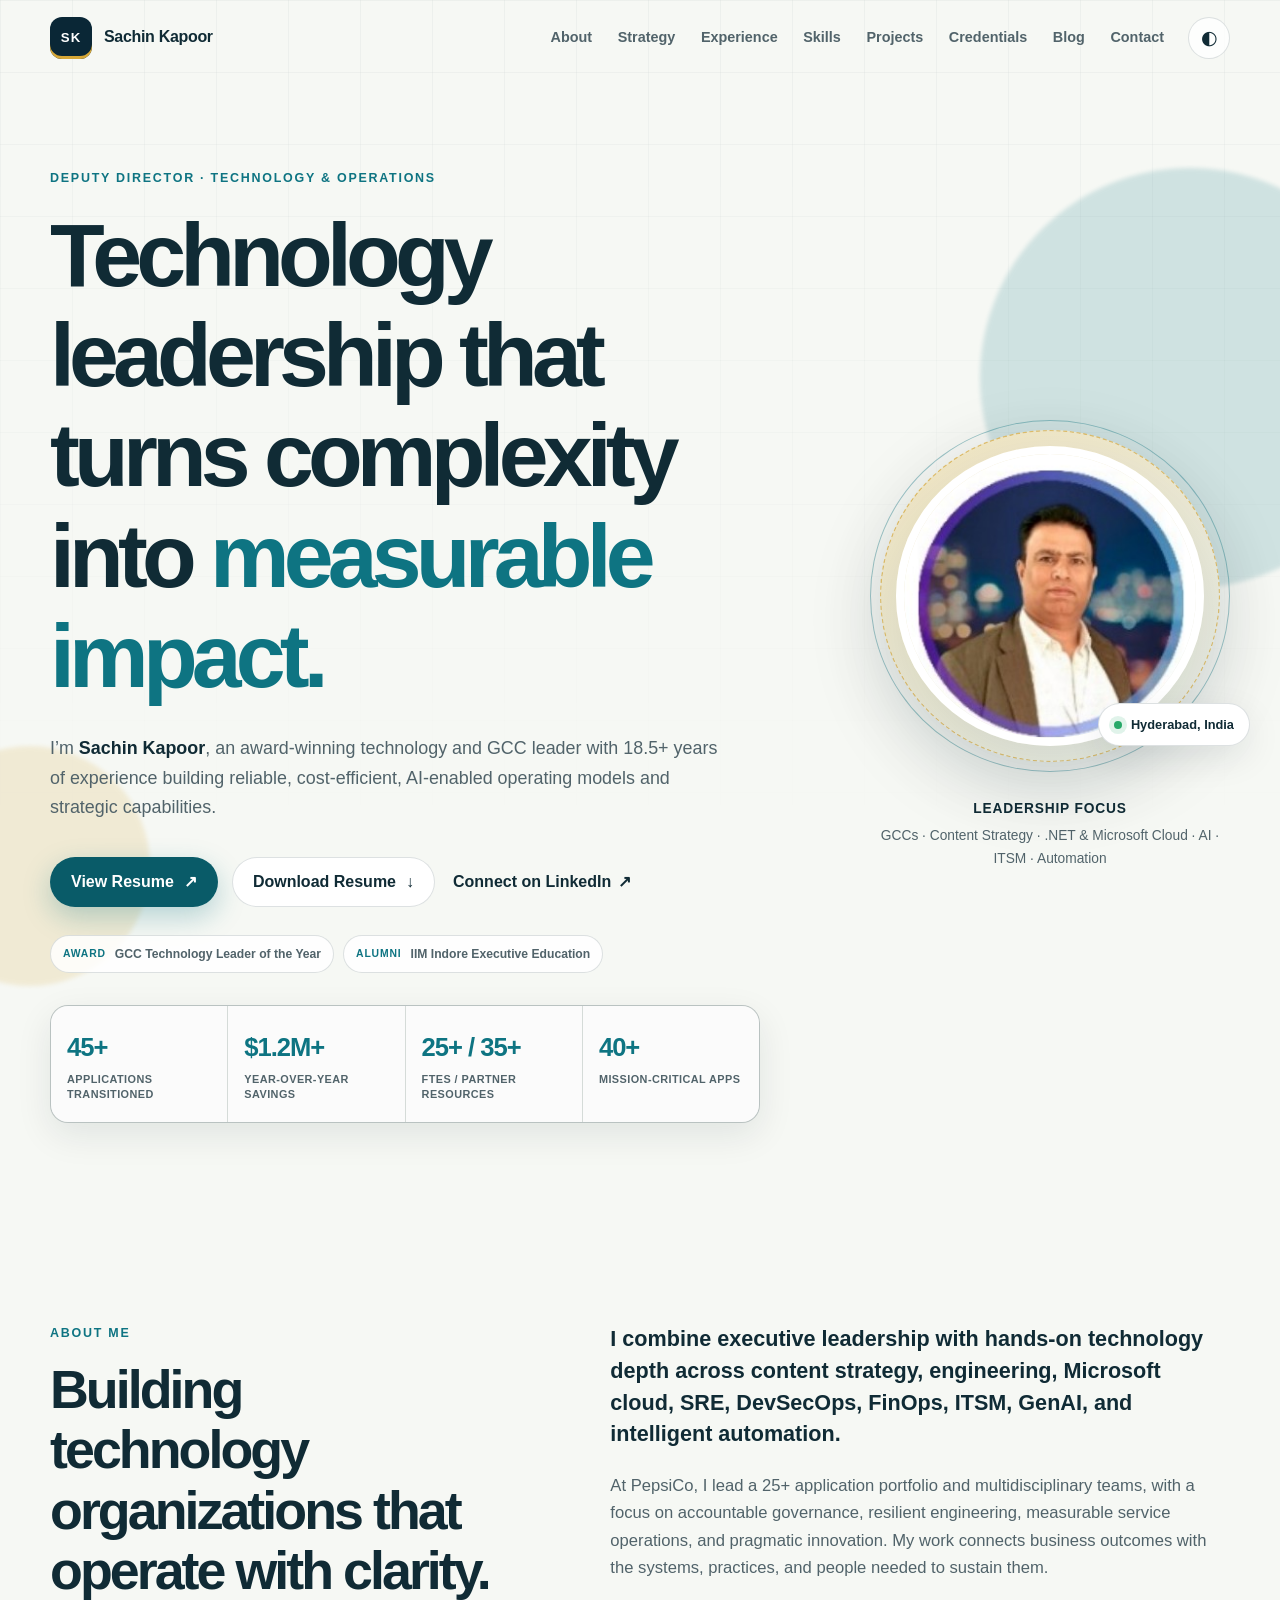
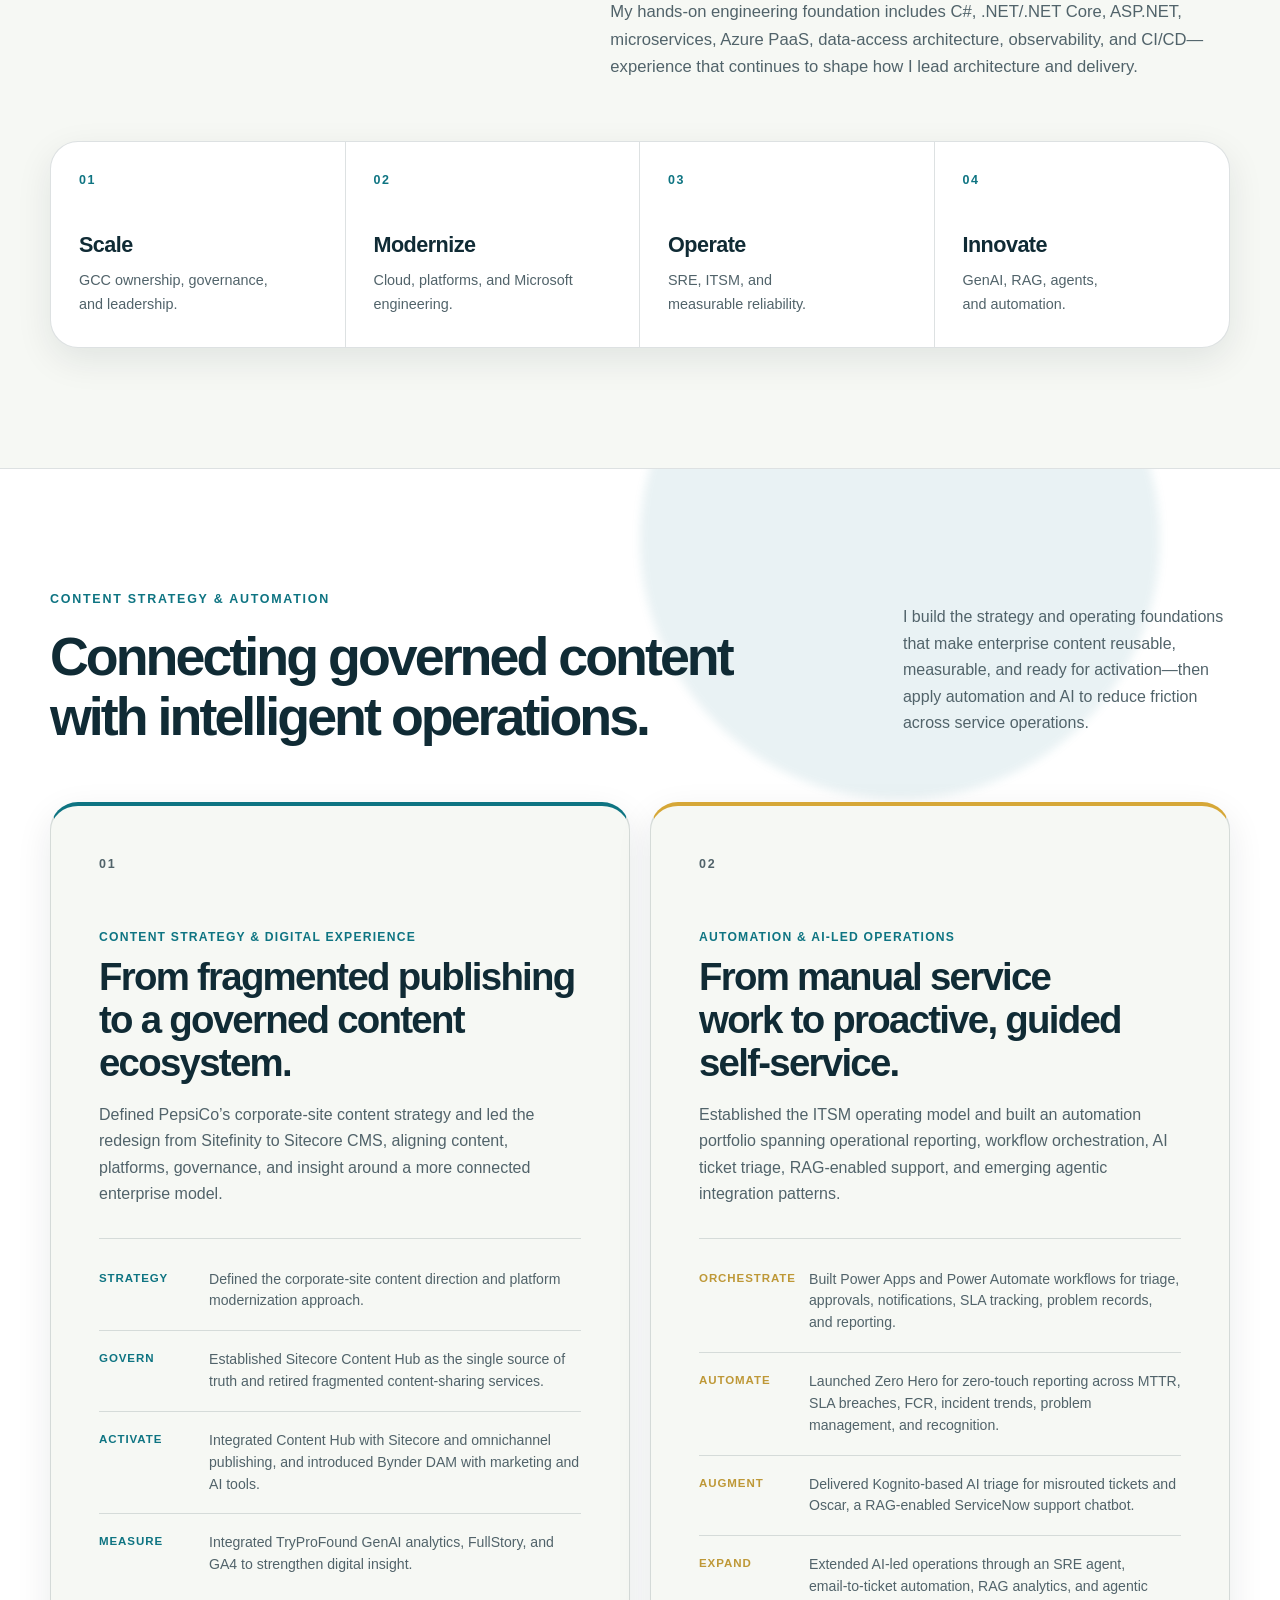
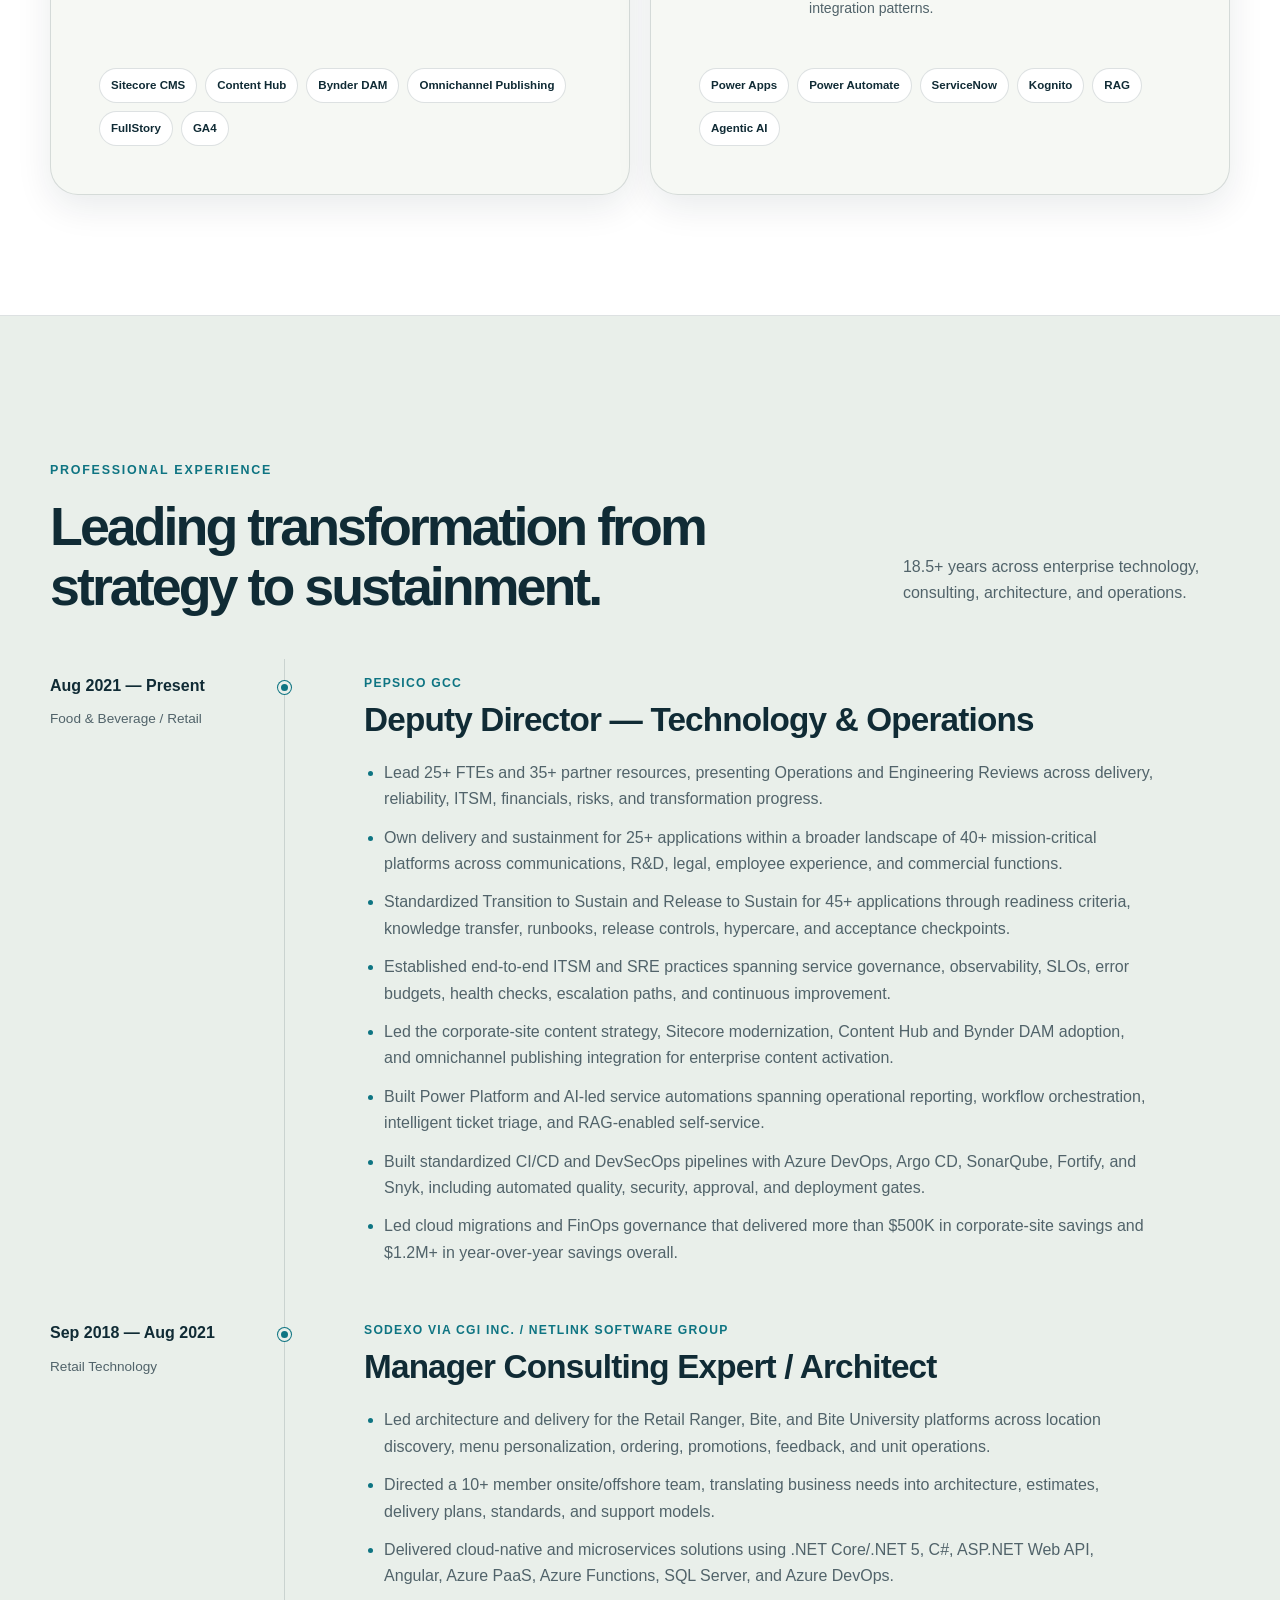
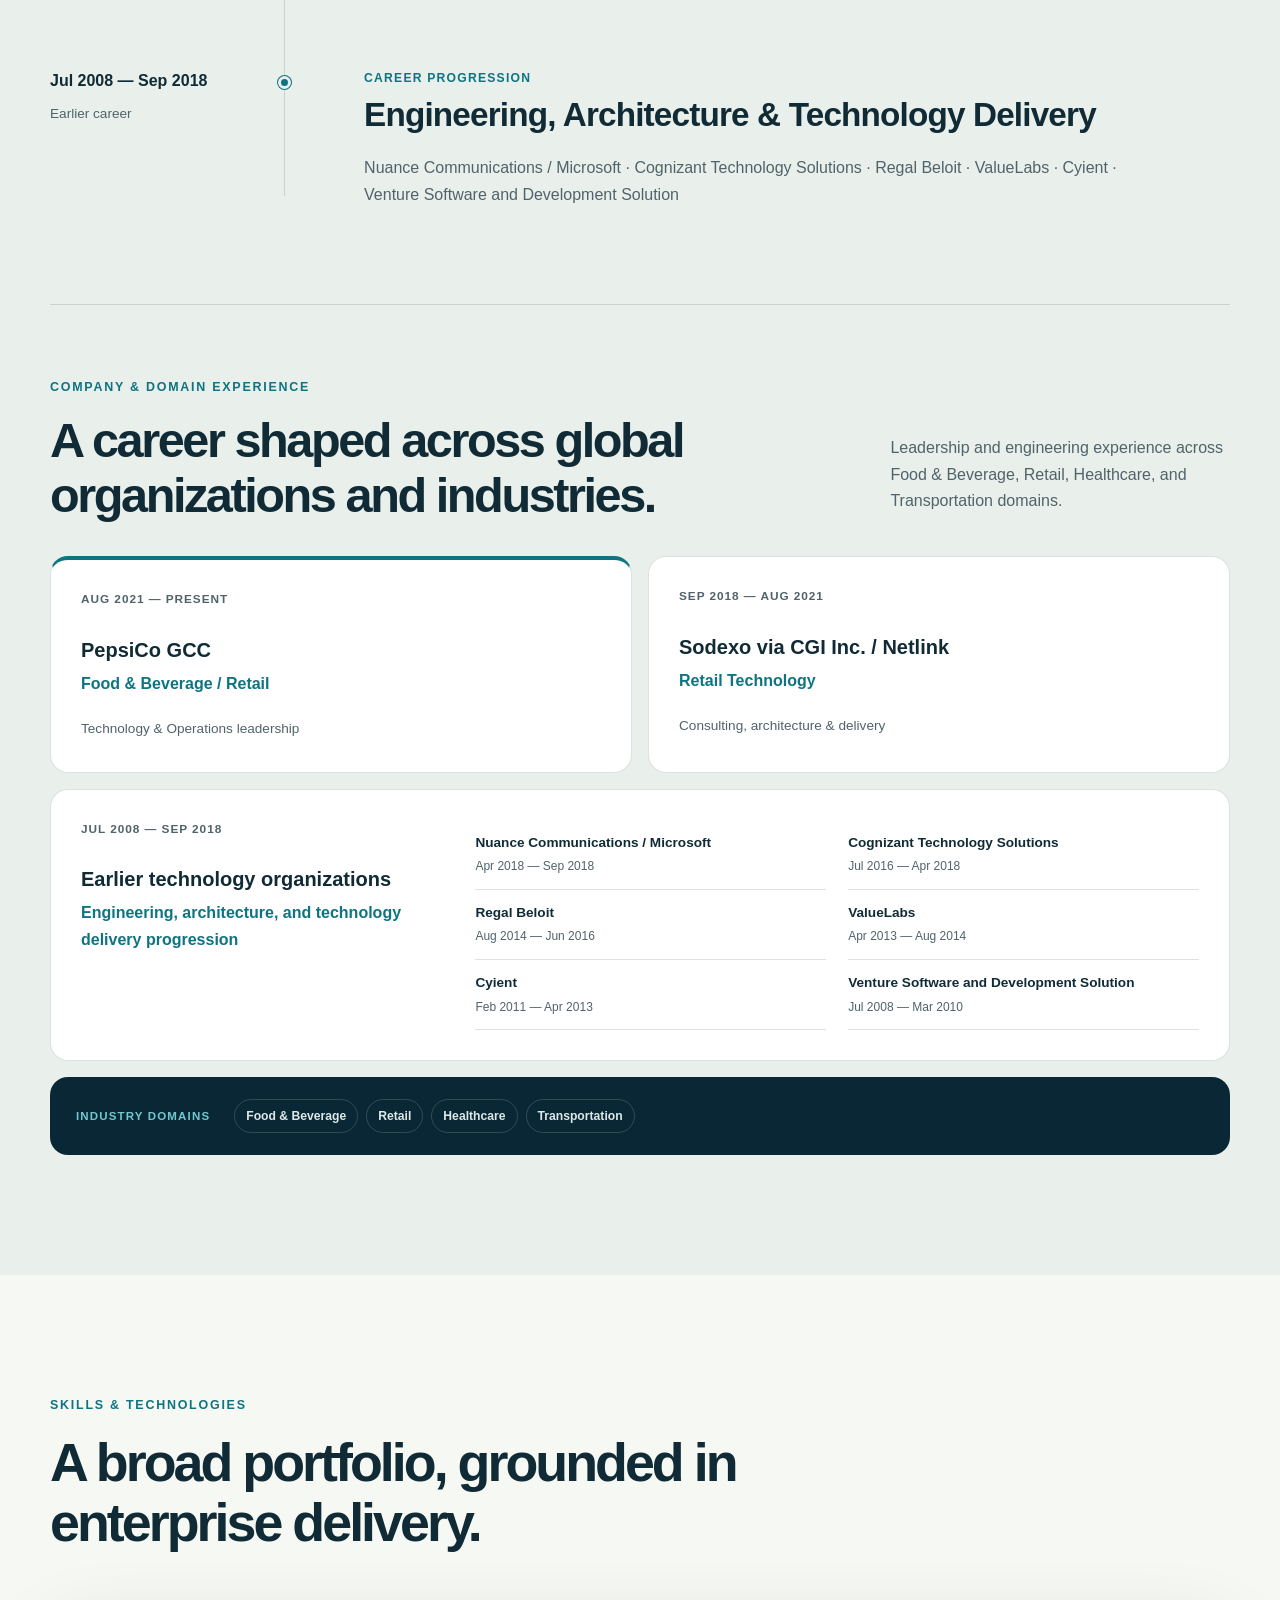
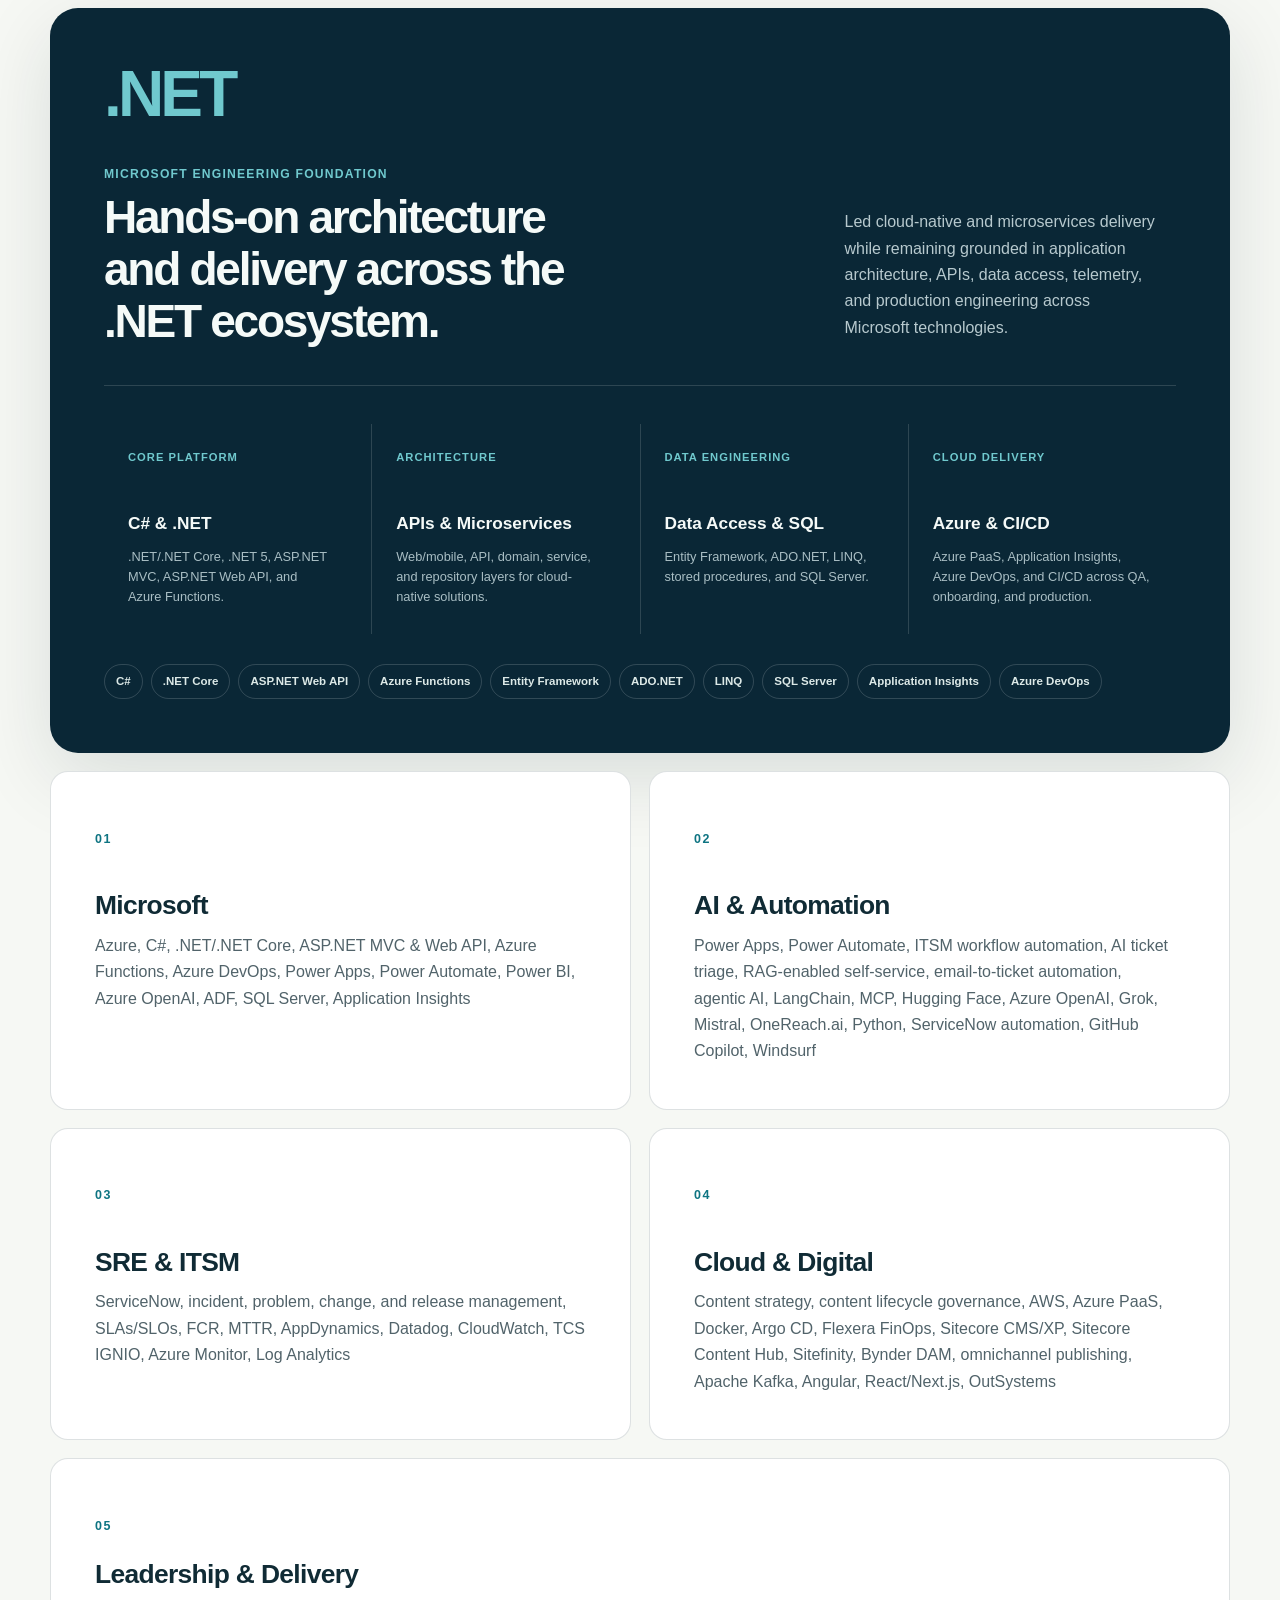
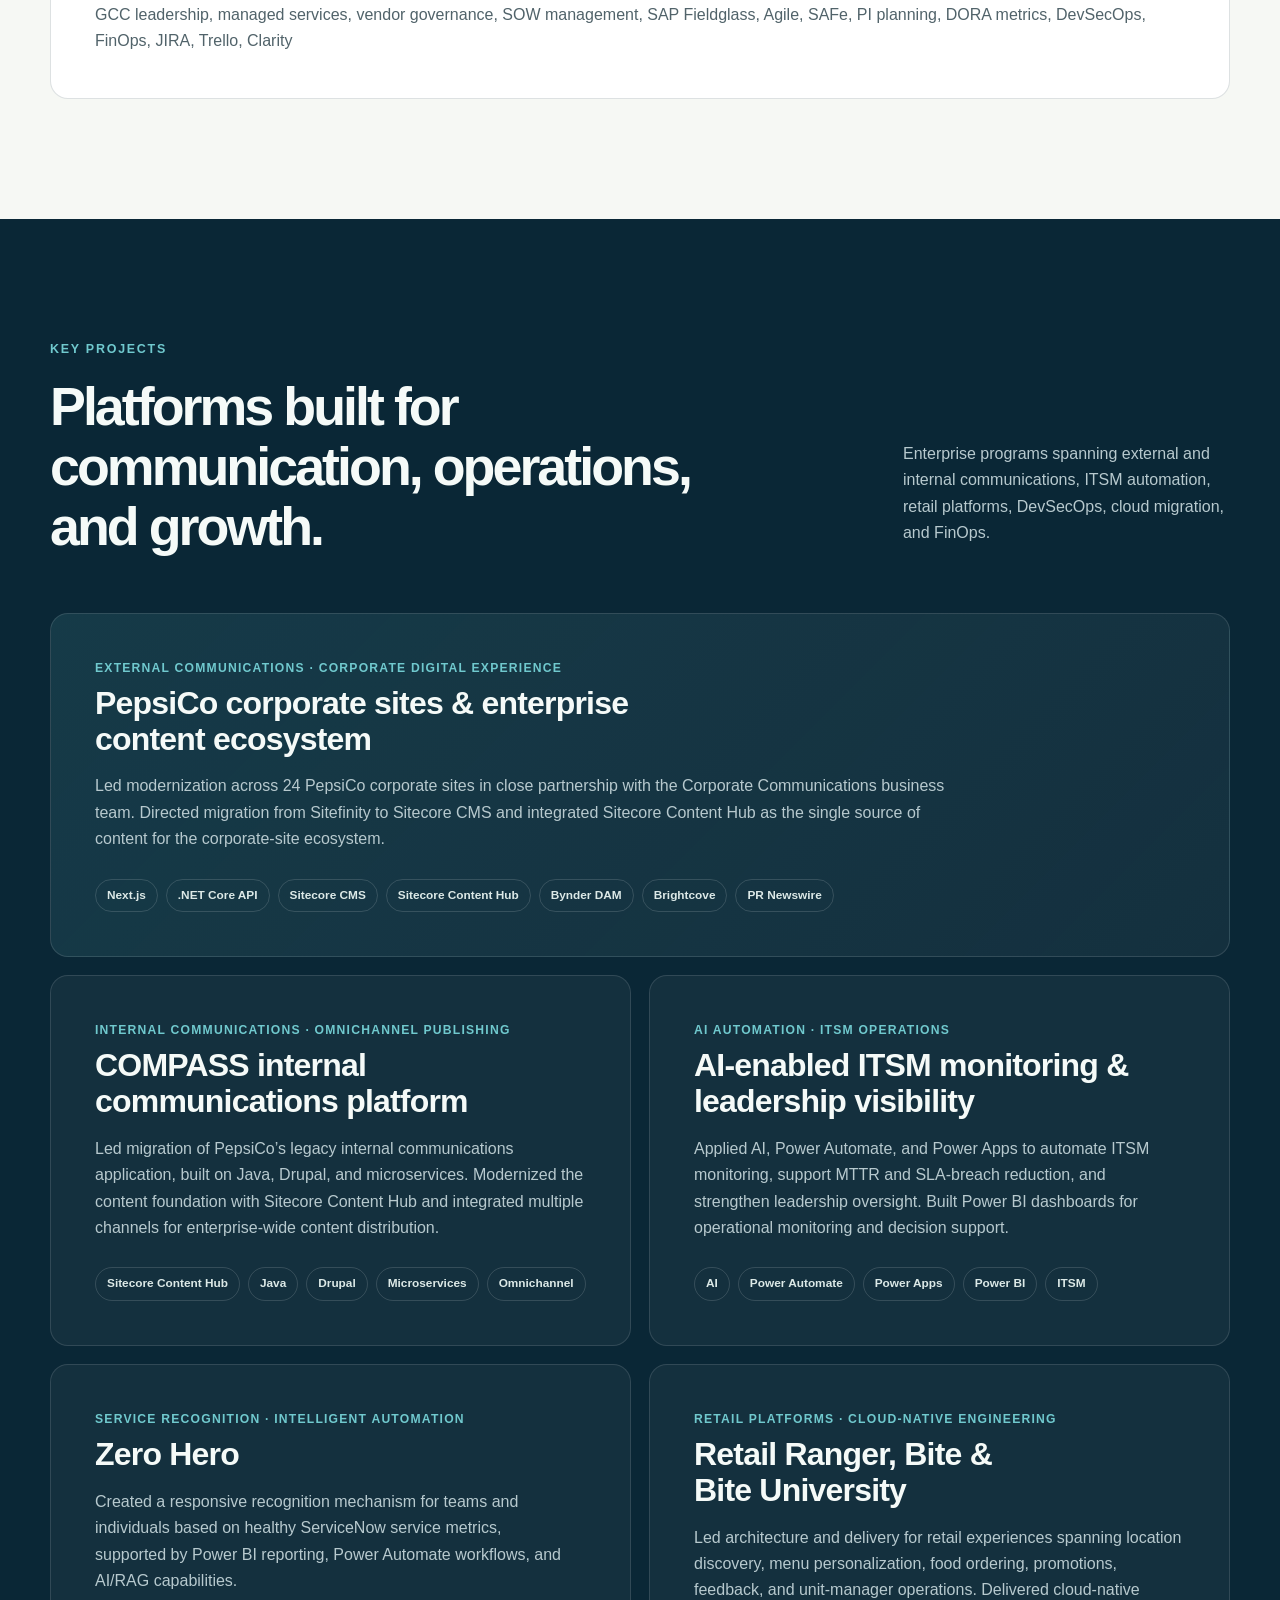
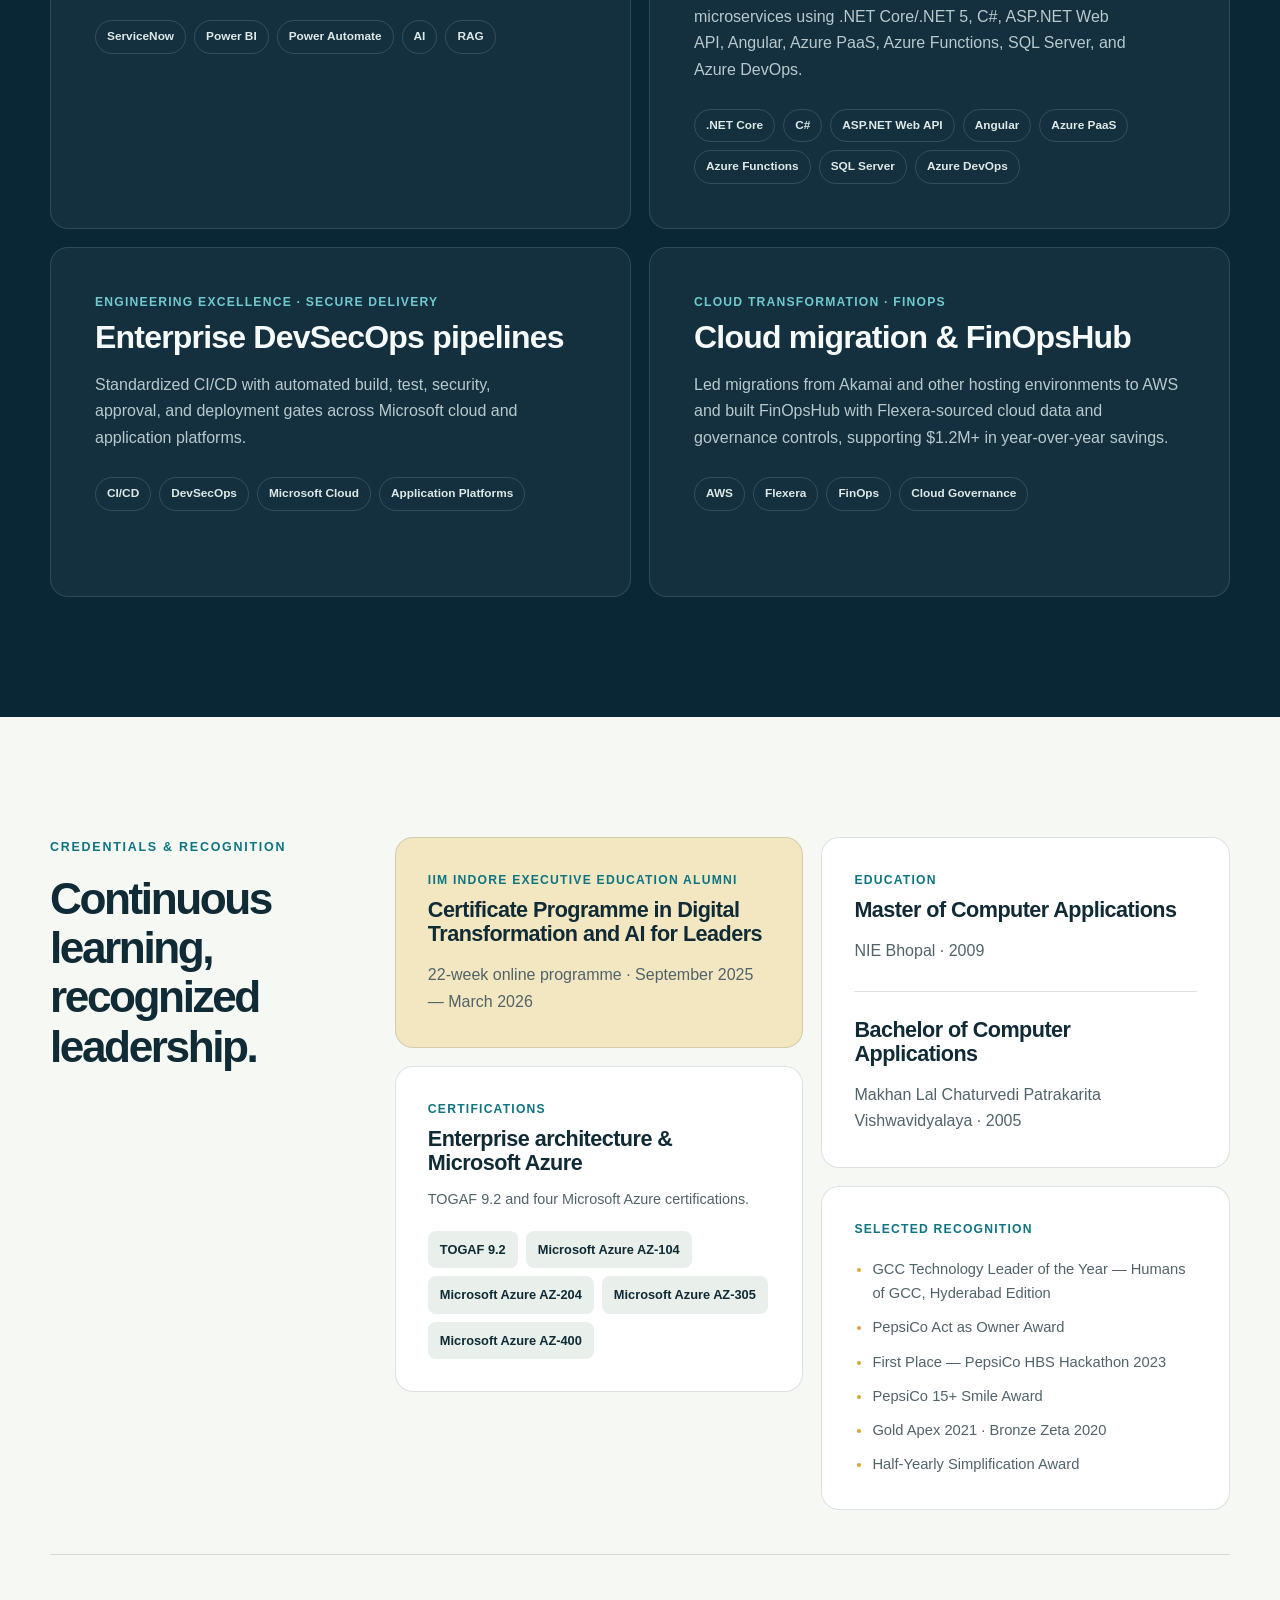
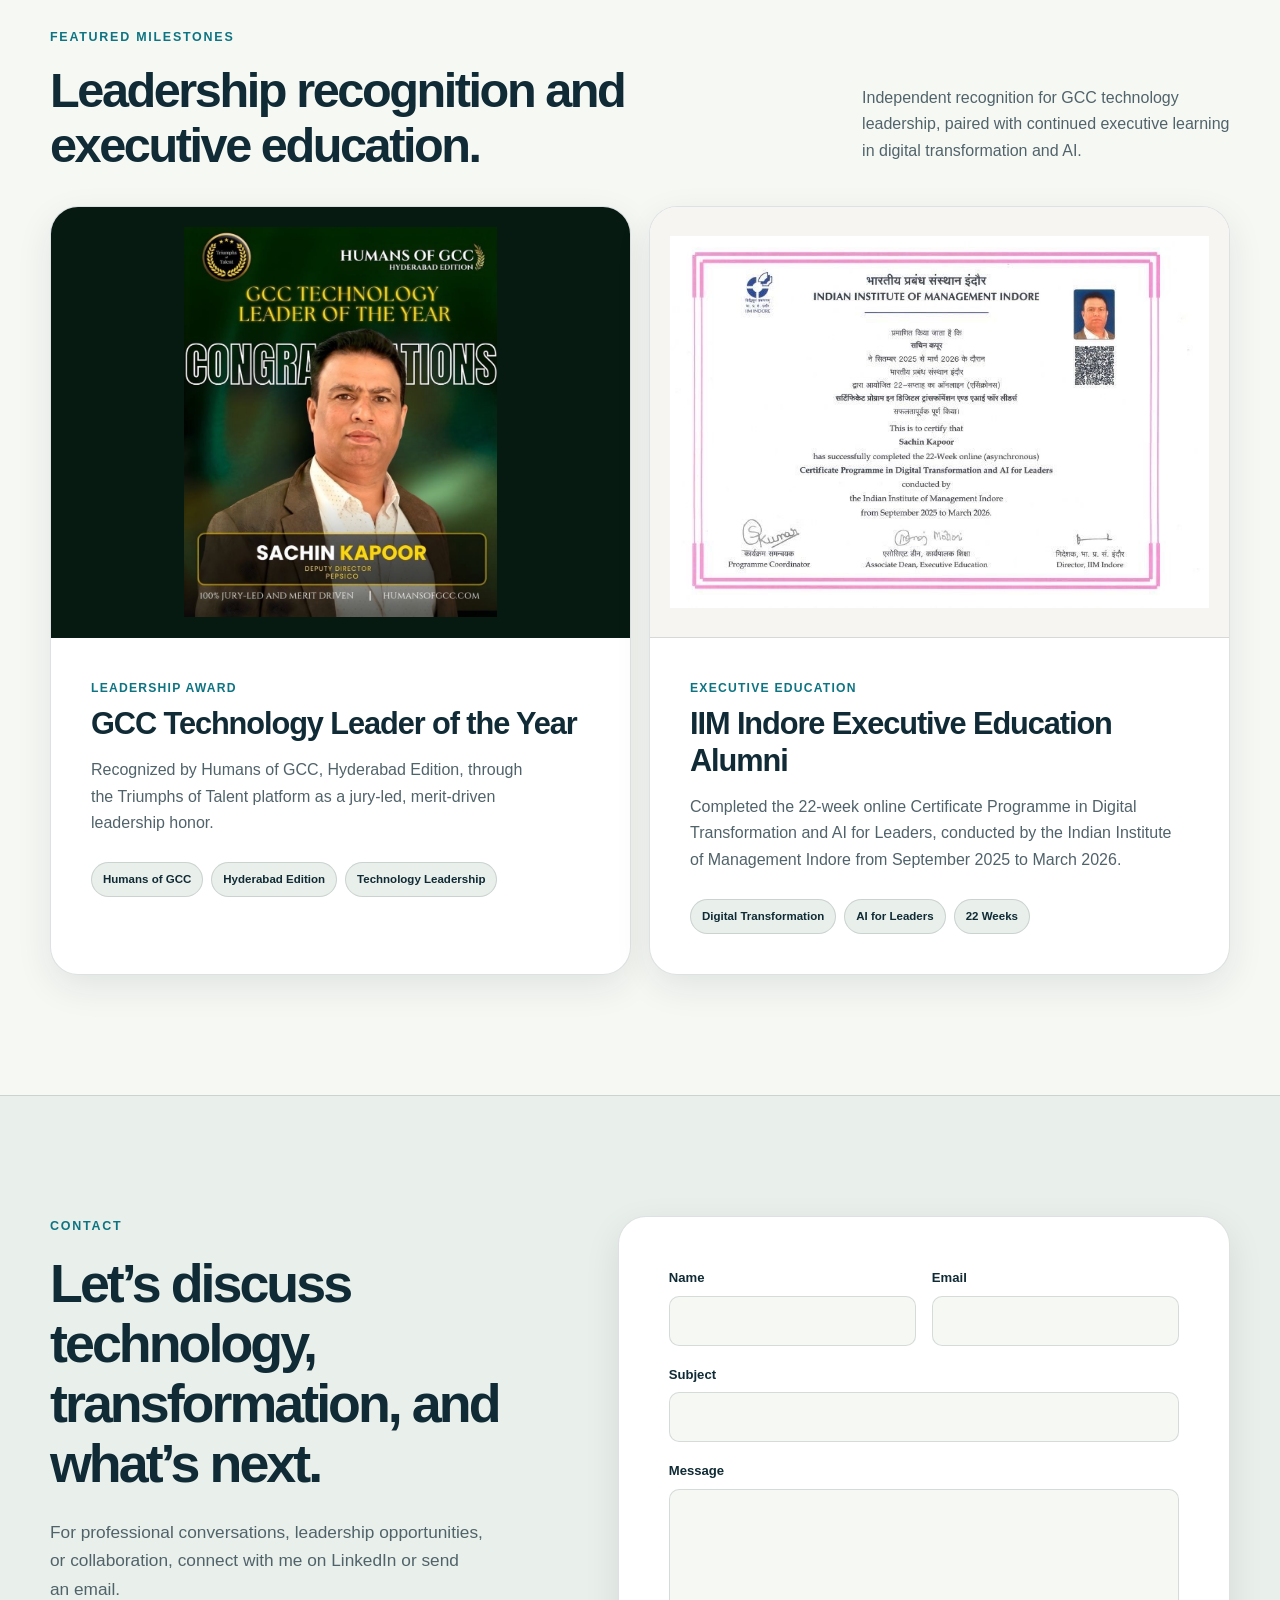
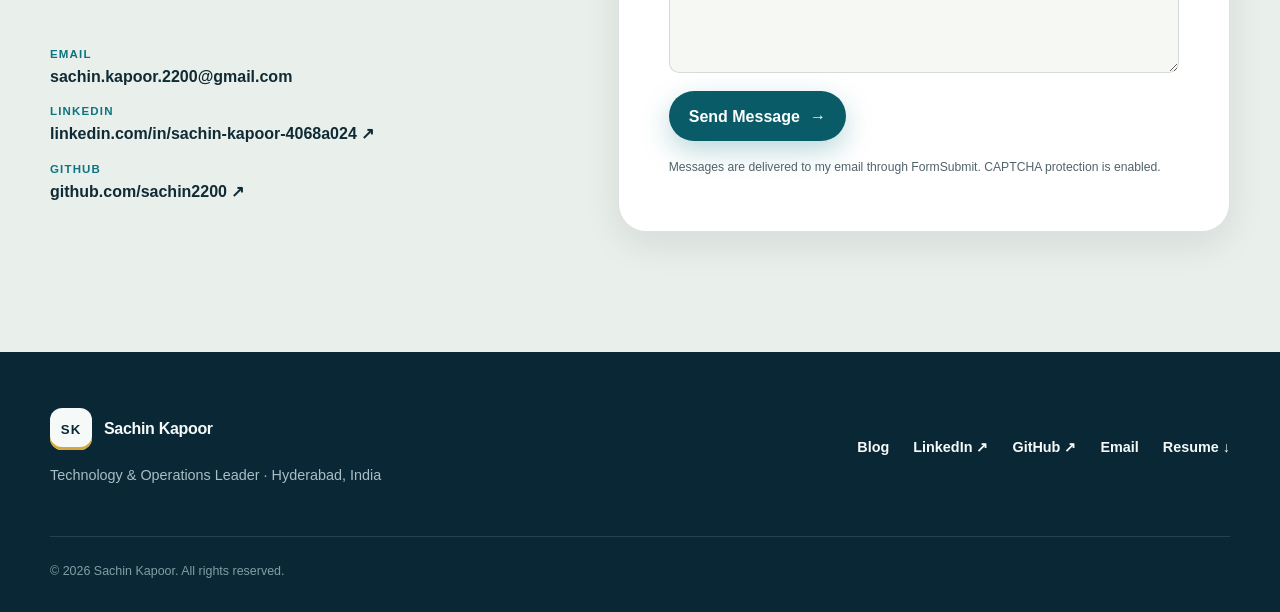
<file: index.html>
<!doctype html>
<html lang="en">
  <head>
    <meta charset="UTF-8" />
    <meta name="viewport" content="width=device-width, initial-scale=1.0" />
    <meta
      name="description"
      content="Sachin Kapoor is a technology and operations leader specializing in enterprise content strategy, intelligent automation, .NET engineering, Microsoft Cloud, GCC leadership, AI, ITSM, SRE, and DevSecOps."
    />
    <meta
      name="keywords"
      content="Sachin Kapoor, technology leader, .NET, C#, ASP.NET Web API, Azure, content strategy, content automation, Sitecore Content Hub, Power Platform, GCC, Microsoft Cloud, AI, ITSM, SRE, DevSecOps"
    />
    <meta name="author" content="Sachin Kapoor" />
    <meta name="theme-color" content="#0d3340" />

    <meta property="og:type" content="website" />
    <meta property="og:title" content="Sachin Kapoor | Technology &amp; Operations Leader" />
    <meta
      property="og:description"
      content="Technology leadership across enterprise content strategy, intelligent automation, .NET engineering, GCCs, Microsoft Cloud, AI, ITSM, SRE, and DevSecOps."
    />
    <meta property="og:site_name" content="Sachin Kapoor Portfolio" />
    <meta
      property="og:url"
      content="https://sachin-kapoor.com/"
    />
    <meta
      property="og:image"
      content="https://sachin-kapoor.com/assets/images/profile-photo.png"
    />
    <meta property="og:image:alt" content="Portrait of Sachin Kapoor" />
    <meta name="twitter:card" content="summary" />
    <meta name="twitter:title" content="Sachin Kapoor | Technology &amp; Operations Leader" />
    <meta
      name="twitter:description"
      content="Technology leadership across enterprise content strategy, intelligent automation, .NET engineering, GCCs, Microsoft Cloud, AI, ITSM, SRE, and DevSecOps."
    />
    <meta
      name="twitter:image"
      content="https://sachin-kapoor.com/assets/images/profile-photo.png"
    />

    <link
      rel="canonical"
      href="https://sachin-kapoor.com/"
    />
    <link rel="icon" href="assets/images/favicon.png" type="image/png" />
    <link rel="apple-touch-icon" href="assets/images/profile-photo.png" />
    <link rel="manifest" href="site.webmanifest" />
    <link rel="stylesheet" href="assets/css/styles.css" />

    <script>
      document.documentElement.classList.add("js");
      try {
        const savedTheme = localStorage.getItem("portfolio-theme");
        const preferredTheme = window.matchMedia("(prefers-color-scheme: dark)").matches
          ? "dark"
          : "light";
        document.documentElement.dataset.theme = savedTheme || preferredTheme;
      } catch (error) {
        document.documentElement.dataset.theme = "light";
      }
    </script>
    <script src="assets/js/main.js" defer></script>
    <title>Sachin Kapoor | Technology &amp; Operations Leader</title>
  </head>

  <body>
    <a class="skip-link" href="#main-content">Skip to main content</a>

    <header class="site-header" data-header>
      <div class="container nav-shell">
        <a class="brand" href="#home" aria-label="Sachin Kapoor — Home">
          <span class="brand-mark" aria-hidden="true">SK</span>
          <span class="brand-name">Sachin Kapoor</span>
        </a>

        <nav class="site-nav" id="site-nav" aria-label="Primary navigation" data-nav>
          <a href="#about">About</a>
          <a href="#focus">Strategy</a>
          <a href="#experience">Experience</a>
          <a href="#skills">Skills</a>
          <a href="#projects">Projects</a>
          <a href="#credentials">Credentials</a>
          <a href="blog/">Blog</a>
          <a href="#contact">Contact</a>
        </nav>

        <div class="nav-actions">
          <button
            class="icon-button theme-toggle"
            type="button"
            aria-label="Switch color theme"
            title="Switch color theme"
            data-theme-toggle
          >
            <span class="theme-icon" aria-hidden="true">◐</span>
          </button>
          <button
            class="icon-button menu-toggle"
            type="button"
            aria-label="Open navigation menu"
            aria-controls="site-nav"
            aria-expanded="false"
            data-menu-toggle
          >
            <span></span><span></span><span></span>
          </button>
        </div>
      </div>
    </header>

    <main id="main-content">
      <section class="hero" id="home" aria-labelledby="hero-title">
        <div class="hero-orb hero-orb-one" aria-hidden="true"></div>
        <div class="hero-orb hero-orb-two" aria-hidden="true"></div>
        <div class="container hero-grid">
          <div class="hero-copy reveal">
            <p class="eyebrow">Deputy Director · Technology &amp; Operations</p>
            <h1 id="hero-title">
              Technology leadership that turns complexity into
              <span>measurable impact.</span>
            </h1>
            <p class="hero-intro">
              I’m <strong>Sachin Kapoor</strong>, an award-winning technology and GCC leader
              with 18.5+ years of experience building reliable, cost-efficient, AI-enabled
              operating models and strategic capabilities.
            </p>
            <div class="hero-actions" aria-label="Primary actions">
              <a
                class="button button-primary"
                href="assets/resume/Sachin_Kapoor_2026.pdf"
                target="_blank"
                rel="noopener noreferrer"
              >
                View Resume <span aria-hidden="true">↗</span>
              </a>
              <a
                class="button button-secondary"
                href="assets/resume/Sachin_Kapoor_2026.pdf"
                download="Sachin_Kapoor_Resume_2026.pdf"
              >
                Download Resume <span aria-hidden="true">↓</span>
              </a>
              <a
                class="text-link"
                href="https://www.linkedin.com/in/sachin-kapoor-4068a024/"
                target="_blank"
                rel="noopener noreferrer"
              >
                Connect on LinkedIn <span aria-hidden="true">↗</span>
              </a>
            </div>

            <ul class="hero-proof" aria-label="Leadership recognition and alumni status">
              <li><span>Award</span> GCC Technology Leader of the Year</li>
              <li><span>Alumni</span> IIM Indore Executive Education</li>
            </ul>

            <dl class="impact-strip" aria-label="Career impact highlights">
              <div>
                <dt>45+</dt>
                <dd>Applications transitioned</dd>
              </div>
              <div>
                <dt>$1.2M+</dt>
                <dd>Year-over-year savings</dd>
              </div>
              <div>
                <dt>25+ / 35+</dt>
                <dd>FTEs / partner resources</dd>
              </div>
              <div>
                <dt>40+</dt>
                <dd>Mission-critical apps</dd>
              </div>
            </dl>
          </div>

          <div class="hero-visual reveal" data-delay="120">
            <div class="portrait-frame">
              <div class="portrait-backdrop" aria-hidden="true"></div>
              <img
                src="assets/images/profile-photo.png"
                width="300"
                height="300"
                alt="Portrait of Sachin Kapoor, technology and operations leader"
                decoding="async"
                fetchpriority="high"
              />
              <p class="availability-badge">
                <span aria-hidden="true"></span>
                Hyderabad, India
              </p>
            </div>
            <div class="hero-note">
              <span>Leadership focus</span>
              GCCs · Content Strategy · .NET &amp; Microsoft Cloud · AI · ITSM · Automation
            </div>
          </div>
        </div>
      </section>

      <section class="section" id="about" aria-labelledby="about-title">
        <div class="container about-grid">
          <div class="section-heading reveal">
            <p class="eyebrow">About me</p>
            <h2 id="about-title">Building technology organizations that operate with clarity.</h2>
          </div>
          <div class="about-copy reveal" data-delay="80">
            <p class="lead-copy">
              I combine executive leadership with hands-on technology depth across
              content strategy, engineering, Microsoft cloud, SRE, DevSecOps, FinOps,
              ITSM, GenAI, and intelligent automation.
            </p>
            <p>
              At PepsiCo, I lead a 25+ application portfolio and multidisciplinary teams,
              with a focus on accountable governance, resilient engineering, measurable
              service operations, and pragmatic innovation. My work connects business
              outcomes with the systems, practices, and people needed to sustain them.
            </p>
            <p>
              My hands-on engineering foundation includes C#, .NET/.NET Core, ASP.NET,
              microservices, Azure PaaS, data-access architecture, observability, and CI/CD—
              experience that continues to shape how I lead architecture and delivery.
            </p>
          </div>
          <div class="operating-model reveal" data-delay="120" aria-label="Leadership operating model">
            <article>
              <span>01</span>
              <h3>Scale</h3>
              <p>GCC ownership, governance, and leadership.</p>
            </article>
            <article>
              <span>02</span>
              <h3>Modernize</h3>
              <p>Cloud, platforms, and Microsoft engineering.</p>
            </article>
            <article>
              <span>03</span>
              <h3>Operate</h3>
              <p>SRE, ITSM, and measurable reliability.</p>
            </article>
            <article>
              <span>04</span>
              <h3>Innovate</h3>
              <p>GenAI, RAG, agents, and automation.</p>
            </article>
          </div>
        </div>
      </section>

      <section class="section focus-section" id="focus" aria-labelledby="focus-title">
        <div class="container">
          <div class="section-heading section-heading-row reveal">
            <div>
              <p class="eyebrow">Content strategy &amp; automation</p>
              <h2 id="focus-title">Connecting governed content with intelligent operations.</h2>
            </div>
            <p>
              I build the strategy and operating foundations that make enterprise content
              reusable, measurable, and ready for activation—then apply automation and AI to
              reduce friction across service operations.
            </p>
          </div>

          <div class="focus-grid">
            <article class="focus-card focus-card-content reveal">
              <div class="focus-card-heading">
                <p class="focus-number" aria-hidden="true">01</p>
                <p class="project-label">Content strategy &amp; digital experience</p>
                <h3>From fragmented publishing to a governed content ecosystem.</h3>
                <p>
                  Defined PepsiCo’s corporate-site content strategy and led the redesign from
                  Sitefinity to Sitecore CMS, aligning content, platforms, governance, and
                  insight around a more connected enterprise model.
                </p>
              </div>
              <ol class="focus-path" aria-label="Content strategy work">
                <li>
                  <span>Strategy</span>
                  <p>Defined the corporate-site content direction and platform modernization approach.</p>
                </li>
                <li>
                  <span>Govern</span>
                  <p>Established Sitecore Content Hub as the single source of truth and retired fragmented content-sharing services.</p>
                </li>
                <li>
                  <span>Activate</span>
                  <p>Integrated Content Hub with Sitecore and omnichannel publishing, and introduced Bynder DAM with marketing and AI tools.</p>
                </li>
                <li>
                  <span>Measure</span>
                  <p>Integrated TryProFound GenAI analytics, FullStory, and GA4 to strengthen digital insight.</p>
                </li>
              </ol>
              <ul class="focus-tags" aria-label="Content platforms and capabilities">
                <li>Sitecore CMS</li>
                <li>Content Hub</li>
                <li>Bynder DAM</li>
                <li>Omnichannel Publishing</li>
                <li>FullStory</li>
                <li>GA4</li>
              </ul>
            </article>

            <article class="focus-card focus-card-automation reveal" data-delay="80">
              <div class="focus-card-heading">
                <p class="focus-number" aria-hidden="true">02</p>
                <p class="project-label">Automation &amp; AI-led operations</p>
                <h3>From manual service work to proactive, guided self-service.</h3>
                <p>
                  Established the ITSM operating model and built an automation portfolio spanning
                  operational reporting, workflow orchestration, AI ticket triage, RAG-enabled
                  support, and emerging agentic integration patterns.
                </p>
              </div>
              <ol class="focus-path" aria-label="Automation and AI work">
                <li>
                  <span>Orchestrate</span>
                  <p>Built Power Apps and Power Automate workflows for triage, approvals, notifications, SLA tracking, problem records, and reporting.</p>
                </li>
                <li>
                  <span>Automate</span>
                  <p>Launched Zero Hero for zero-touch reporting across MTTR, SLA breaches, FCR, incident trends, problem management, and recognition.</p>
                </li>
                <li>
                  <span>Augment</span>
                  <p>Delivered Kognito-based AI triage for misrouted tickets and Oscar, a RAG-enabled ServiceNow support chatbot.</p>
                </li>
                <li>
                  <span>Expand</span>
                  <p>Extended AI-led operations through an SRE agent, email-to-ticket automation, RAG analytics, and agentic integration patterns.</p>
                </li>
              </ol>
              <ul class="focus-tags" aria-label="Automation platforms and capabilities">
                <li>Power Apps</li>
                <li>Power Automate</li>
                <li>ServiceNow</li>
                <li>Kognito</li>
                <li>RAG</li>
                <li>Agentic AI</li>
              </ul>
            </article>
          </div>
        </div>
      </section>

      <section class="section section-tinted" id="experience" aria-labelledby="experience-title">
        <div class="container">
          <div class="section-heading section-heading-row reveal">
            <div>
              <p class="eyebrow">Professional experience</p>
              <h2 id="experience-title">Leading transformation from strategy to sustainment.</h2>
            </div>
            <p>18.5+ years across enterprise technology, consulting, architecture, and operations.</p>
          </div>

          <div class="timeline">
            <article class="timeline-item reveal">
              <div class="timeline-marker" aria-hidden="true"></div>
              <div class="timeline-meta">
                <p>Aug 2021 — Present</p>
                <span>Food &amp; Beverage / Retail</span>
              </div>
              <div class="timeline-content">
                <p class="company">PepsiCo GCC</p>
                <h3>Deputy Director — Technology &amp; Operations</h3>
                <ul>
                  <li>
                    Lead 25+ FTEs and 35+ partner resources, presenting Operations and
                    Engineering Reviews across delivery, reliability, ITSM, financials, risks,
                    and transformation progress.
                  </li>
                  <li>
                    Own delivery and sustainment for 25+ applications within a broader landscape
                    of 40+ mission-critical platforms across communications, R&amp;D, legal,
                    employee experience, and commercial functions.
                  </li>
                  <li>
                    Standardized Transition to Sustain and Release to Sustain for 45+
                    applications through readiness criteria, knowledge transfer, runbooks,
                    release controls, hypercare, and acceptance checkpoints.
                  </li>
                  <li>
                    Established end-to-end ITSM and SRE practices spanning service governance,
                    observability, SLOs, error budgets, health checks, escalation paths, and
                    continuous improvement.
                  </li>
                  <li>
                    Led the corporate-site content strategy, Sitecore modernization, Content Hub
                    and Bynder DAM adoption, and omnichannel publishing integration for enterprise
                    content activation.
                  </li>
                  <li>
                    Built Power Platform and AI-led service automations spanning operational
                    reporting, workflow orchestration, intelligent ticket triage, and RAG-enabled
                    self-service.
                  </li>
                  <li>
                    Built standardized CI/CD and DevSecOps pipelines with Azure DevOps, Argo CD,
                    SonarQube, Fortify, and Snyk, including automated quality, security, approval,
                    and deployment gates.
                  </li>
                  <li>
                    Led cloud migrations and FinOps governance that delivered more than $500K
                    in corporate-site savings and $1.2M+ in year-over-year savings overall.
                  </li>
                </ul>
              </div>
            </article>

            <article class="timeline-item reveal">
              <div class="timeline-marker" aria-hidden="true"></div>
              <div class="timeline-meta">
                <p>Sep 2018 — Aug 2021</p>
                <span>Retail Technology</span>
              </div>
              <div class="timeline-content">
                <p class="company">Sodexo via CGI Inc. / Netlink Software Group</p>
                <h3>Manager Consulting Expert / Architect</h3>
                <ul>
                  <li>
                    Led architecture and delivery for the Retail Ranger, Bite, and Bite
                    University platforms across location discovery, menu personalization,
                    ordering, promotions, feedback, and unit operations.
                  </li>
                  <li>
                    Directed a 10+ member onsite/offshore team, translating business needs into
                    architecture, estimates, delivery plans, standards, and support models.
                  </li>
                  <li>
                    Delivered cloud-native and microservices solutions using .NET Core/.NET 5,
                    C#, ASP.NET Web API, Angular, Azure PaaS, Azure Functions, SQL Server, and
                    Azure DevOps.
                  </li>
                </ul>
              </div>
            </article>

            <article class="timeline-item timeline-item-compact reveal">
              <div class="timeline-marker" aria-hidden="true"></div>
              <div class="timeline-meta">
                <p>Jul 2008 — Sep 2018</p>
                <span>Earlier career</span>
              </div>
              <div class="timeline-content">
                <p class="company">Career progression</p>
                <h3>Engineering, Architecture &amp; Technology Delivery</h3>
                <p>
                  Nuance Communications / Microsoft · Cognizant Technology Solutions · Regal
                  Beloit · ValueLabs · Cyient · Venture Software and Development Solution
                </p>
              </div>
            </article>
          </div>

          <div class="career-footprint reveal" aria-labelledby="career-footprint-title">
            <div class="career-footprint-heading">
              <div>
                <p class="eyebrow">Company &amp; domain experience</p>
                <h3 id="career-footprint-title">A career shaped across global organizations and industries.</h3>
              </div>
              <p>
                Leadership and engineering experience across Food &amp; Beverage, Retail,
                Healthcare, and Transportation domains.
              </p>
            </div>

            <div class="company-domain-grid">
              <article class="company-domain-card company-domain-card-primary">
                <p class="company-period">Aug 2021 — Present</p>
                <h4>PepsiCo GCC</h4>
                <p>Food &amp; Beverage / Retail</p>
                <span>Technology &amp; Operations leadership</span>
              </article>
              <article class="company-domain-card">
                <p class="company-period">Sep 2018 — Aug 2021</p>
                <h4>Sodexo via CGI Inc. / Netlink</h4>
                <p>Retail Technology</p>
                <span>Consulting, architecture &amp; delivery</span>
              </article>
              <article class="company-domain-card company-domain-card-wide">
                <div class="company-domain-card-intro">
                  <p class="company-period">Jul 2008 — Sep 2018</p>
                  <h4>Earlier technology organizations</h4>
                  <p>Engineering, architecture, and technology delivery progression</p>
                </div>
                <ul class="company-list" aria-label="Earlier companies and employment dates">
                  <li><strong>Nuance Communications / Microsoft</strong><span>Apr 2018 — Sep 2018</span></li>
                  <li><strong>Cognizant Technology Solutions</strong><span>Jul 2016 — Apr 2018</span></li>
                  <li><strong>Regal Beloit</strong><span>Aug 2014 — Jun 2016</span></li>
                  <li><strong>ValueLabs</strong><span>Apr 2013 — Aug 2014</span></li>
                  <li><strong>Cyient</strong><span>Feb 2011 — Apr 2013</span></li>
                  <li><strong>Venture Software and Development Solution</strong><span>Jul 2008 — Mar 2010</span></li>
                </ul>
              </article>
            </div>

            <div class="domain-band" aria-label="Industry domain experience">
              <p>Industry domains</p>
              <ul>
                <li>Food &amp; Beverage</li>
                <li>Retail</li>
                <li>Healthcare</li>
                <li>Transportation</li>
              </ul>
            </div>
          </div>
        </div>
      </section>

      <section class="section" id="skills" aria-labelledby="skills-title">
        <div class="container">
          <div class="section-heading reveal">
            <p class="eyebrow">Skills &amp; technologies</p>
            <h2 id="skills-title">A broad portfolio, grounded in enterprise delivery.</h2>
          </div>

          <article class="dotnet-spotlight reveal" aria-labelledby="dotnet-title">
            <div class="dotnet-intro">
              <div>
                <p class="dotnet-mark" aria-hidden="true">.NET</p>
                <p class="project-label">Microsoft engineering foundation</p>
                <h3 id="dotnet-title">Hands-on architecture and delivery across the .NET ecosystem.</h3>
              </div>
              <p>
                Led cloud-native and microservices delivery while remaining grounded in
                application architecture, APIs, data access, telemetry, and production
                engineering across Microsoft technologies.
              </p>
            </div>

            <div class="dotnet-capabilities">
              <article>
                <span>Core platform</span>
                <h4>C# &amp; .NET</h4>
                <p>.NET/.NET Core, .NET 5, ASP.NET MVC, ASP.NET Web API, and Azure Functions.</p>
              </article>
              <article>
                <span>Architecture</span>
                <h4>APIs &amp; Microservices</h4>
                <p>Web/mobile, API, domain, service, and repository layers for cloud-native solutions.</p>
              </article>
              <article>
                <span>Data engineering</span>
                <h4>Data Access &amp; SQL</h4>
                <p>Entity Framework, ADO.NET, LINQ, stored procedures, and SQL Server.</p>
              </article>
              <article>
                <span>Cloud delivery</span>
                <h4>Azure &amp; CI/CD</h4>
                <p>Azure PaaS, Application Insights, Azure DevOps, and CI/CD across QA, onboarding, and production.</p>
              </article>
            </div>

            <ul class="dotnet-tags" aria-label=".NET and Microsoft engineering technologies">
              <li>C#</li><li>.NET Core</li><li>ASP.NET Web API</li><li>Azure Functions</li>
              <li>Entity Framework</li><li>ADO.NET</li><li>LINQ</li><li>SQL Server</li>
              <li>Application Insights</li><li>Azure DevOps</li>
            </ul>
          </article>

          <div class="skills-grid">
            <article class="skill-card reveal">
              <p class="skill-index">01</p>
              <h3>Microsoft</h3>
              <p>Azure, C#, .NET/.NET Core, ASP.NET MVC &amp; Web API, Azure Functions, Azure DevOps, Power Apps, Power Automate, Power BI, Azure OpenAI, ADF, SQL Server, Application Insights</p>
            </article>
            <article class="skill-card reveal" data-delay="60">
              <p class="skill-index">02</p>
              <h3>AI &amp; Automation</h3>
              <p>Power Apps, Power Automate, ITSM workflow automation, AI ticket triage, RAG-enabled self-service, email-to-ticket automation, agentic AI, LangChain, MCP, Hugging Face, Azure OpenAI, Grok, Mistral, OneReach.ai, Python, ServiceNow automation, GitHub Copilot, Windsurf</p>
            </article>
            <article class="skill-card reveal" data-delay="120">
              <p class="skill-index">03</p>
              <h3>SRE &amp; ITSM</h3>
              <p>ServiceNow, incident, problem, change, and release management, SLAs/SLOs, FCR, MTTR, AppDynamics, Datadog, CloudWatch, TCS IGNIO, Azure Monitor, Log Analytics</p>
            </article>
            <article class="skill-card reveal" data-delay="180">
              <p class="skill-index">04</p>
              <h3>Cloud &amp; Digital</h3>
              <p>Content strategy, content lifecycle governance, AWS, Azure PaaS, Docker, Argo CD, Flexera FinOps, Sitecore CMS/XP, Sitecore Content Hub, Sitefinity, Bynder DAM, omnichannel publishing, Apache Kafka, Angular, React/Next.js, OutSystems</p>
            </article>
            <article class="skill-card skill-card-wide reveal">
              <p class="skill-index">05</p>
              <h3>Leadership &amp; Delivery</h3>
              <p>GCC leadership, managed services, vendor governance, SOW management, SAP Fieldglass, Agile, SAFe, PI planning, DORA metrics, DevSecOps, FinOps, JIRA, Trello, Clarity</p>
            </article>
          </div>
        </div>
      </section>

      <section class="section section-dark" id="projects" aria-labelledby="projects-title">
        <div class="container">
          <div class="section-heading section-heading-row reveal">
            <div>
              <p class="eyebrow">Key projects</p>
              <h2 id="projects-title">Platforms built for communication, operations, and growth.</h2>
            </div>
            <p>
              Enterprise programs spanning external and internal communications, ITSM
              automation, retail platforms, DevSecOps, cloud migration, and FinOps.
            </p>
          </div>

          <div class="projects-grid">
            <article class="project-card project-card-featured reveal">
              <p class="project-label">External communications · Corporate digital experience</p>
              <h3>PepsiCo corporate sites &amp; enterprise content ecosystem</h3>
              <p>
                Led modernization across 24 PepsiCo corporate sites in close partnership with
                the Corporate Communications business team. Directed migration from Sitefinity
                to Sitecore CMS and integrated Sitecore Content Hub as the single source of
                content for the corporate-site ecosystem.
              </p>
              <ul class="tag-list" aria-label="Project technologies">
                <li>Next.js</li><li>.NET Core API</li><li>Sitecore CMS</li><li>Sitecore Content Hub</li><li>Bynder DAM</li><li>Brightcove</li><li>PR Newswire</li>
              </ul>
            </article>

            <article class="project-card reveal" data-delay="60">
              <p class="project-label">Internal communications · Omnichannel publishing</p>
              <h3>COMPASS internal communications platform</h3>
              <p>
                Led migration of PepsiCo’s legacy internal communications application, built on
                Java, Drupal, and microservices. Modernized the content foundation with Sitecore
                Content Hub and integrated multiple channels for enterprise-wide content
                distribution.
              </p>
              <ul class="tag-list"><li>Sitecore Content Hub</li><li>Java</li><li>Drupal</li><li>Microservices</li><li>Omnichannel</li></ul>
            </article>

            <article class="project-card reveal" data-delay="120">
              <p class="project-label">AI automation · ITSM operations</p>
              <h3>AI-enabled ITSM monitoring &amp; leadership visibility</h3>
              <p>
                Applied AI, Power Automate, and Power Apps to automate ITSM monitoring, support
                MTTR and SLA-breach reduction, and strengthen leadership oversight. Built Power
                BI dashboards for operational monitoring and decision support.
              </p>
              <ul class="tag-list"><li>AI</li><li>Power Automate</li><li>Power Apps</li><li>Power BI</li><li>ITSM</li></ul>
            </article>

            <article class="project-card reveal">
              <p class="project-label">Service recognition · Intelligent automation</p>
              <h3>Zero Hero</h3>
              <p>
                Created a responsive recognition mechanism for teams and individuals based on
                healthy ServiceNow service metrics, supported by Power BI reporting, Power
                Automate workflows, and AI/RAG capabilities.
              </p>
              <ul class="tag-list"><li>ServiceNow</li><li>Power BI</li><li>Power Automate</li><li>AI</li><li>RAG</li></ul>
            </article>

            <article class="project-card reveal" data-delay="60">
              <p class="project-label">Retail platforms · Cloud-native engineering</p>
              <h3>Retail Ranger, Bite &amp; Bite University</h3>
              <p>
                Led architecture and delivery for retail experiences spanning location discovery,
                menu personalization, food ordering, promotions, feedback, and unit-manager
                operations. Delivered cloud-native microservices using .NET Core/.NET 5, C#,
                ASP.NET Web API, Angular, Azure PaaS, Azure Functions, SQL Server, and Azure DevOps.
              </p>
              <ul class="tag-list"><li>.NET Core</li><li>C#</li><li>ASP.NET Web API</li><li>Angular</li><li>Azure PaaS</li><li>Azure Functions</li><li>SQL Server</li><li>Azure DevOps</li></ul>
            </article>

            <article class="project-card reveal" data-delay="120">
              <p class="project-label">Engineering excellence · Secure delivery</p>
              <h3>Enterprise DevSecOps pipelines</h3>
              <p>
                Standardized CI/CD with automated build, test, security, approval, and deployment
                gates across Microsoft cloud and application platforms.
              </p>
              <ul class="tag-list"><li>CI/CD</li><li>DevSecOps</li><li>Microsoft Cloud</li><li>Application Platforms</li></ul>
            </article>

            <article class="project-card reveal">
              <p class="project-label">Cloud transformation · FinOps</p>
              <h3>Cloud migration &amp; FinOpsHub</h3>
              <p>
                Led migrations from Akamai and other hosting environments to AWS and built
                FinOpsHub with Flexera-sourced cloud data and governance controls, supporting
                $1.2M+ in year-over-year savings.
              </p>
              <ul class="tag-list"><li>AWS</li><li>Flexera</li><li>FinOps</li><li>Cloud Governance</li></ul>
            </article>
          </div>
        </div>
      </section>

      <section class="section" id="credentials" aria-labelledby="credentials-title">
        <div class="container credentials-layout">
          <div class="credentials-grid">
            <div class="section-heading reveal">
              <p class="eyebrow">Credentials &amp; recognition</p>
              <h2 id="credentials-title">Continuous learning, recognized leadership.</h2>
            </div>

            <div class="credential-column reveal" data-delay="60">
              <article class="credential-card credential-card-accent">
                <p class="card-kicker">IIM Indore Executive Education Alumni</p>
                <h3>Certificate Programme in Digital Transformation and AI for Leaders</h3>
                <p>22-week online programme · September 2025 — March 2026</p>
              </article>
              <article class="credential-card">
                <p class="card-kicker">Certifications</p>
                <h3>Enterprise architecture &amp; Microsoft Azure</h3>
                <p class="certification-lead">TOGAF 9.2 and four Microsoft Azure certifications.</p>
                <ul class="credential-list">
                  <li>TOGAF 9.2</li>
                  <li>Microsoft Azure AZ-104</li>
                  <li>Microsoft Azure AZ-204</li>
                  <li>Microsoft Azure AZ-305</li>
                  <li>Microsoft Azure AZ-400</li>
                </ul>
              </article>
            </div>

            <div class="credential-column reveal" data-delay="120">
              <article class="credential-card">
                <p class="card-kicker">Education</p>
                <h3>Master of Computer Applications</h3>
                <p>NIE Bhopal · 2009</p>
                <hr />
                <h3>Bachelor of Computer Applications</h3>
                <p>Makhan Lal Chaturvedi Patrakarita Vishwavidyalaya · 2005</p>
              </article>
              <article class="credential-card recognition-card">
                <p class="card-kicker">Selected recognition</p>
                <ul>
                  <li>GCC Technology Leader of the Year — Humans of GCC, Hyderabad Edition</li>
                  <li>PepsiCo Act as Owner Award</li>
                  <li>First Place — PepsiCo HBS Hackathon 2023</li>
                  <li>PepsiCo 15+ Smile Award</li>
                  <li>Gold Apex 2021 · Bronze Zeta 2020</li>
                  <li>Half-Yearly Simplification Award</li>
                </ul>
              </article>
            </div>
          </div>

          <div class="recognition-showcase reveal" data-delay="160">
            <div class="recognition-showcase-heading">
              <div>
                <p class="eyebrow">Featured milestones</p>
                <h3>Leadership recognition and executive education.</h3>
              </div>
              <p>
                Independent recognition for GCC technology leadership, paired with continued
                executive learning in digital transformation and AI.
              </p>
            </div>

            <div class="recognition-feature-grid">
              <article class="recognition-feature">
                <a
                  class="recognition-media recognition-media-award"
                  href="assets/images/credentials/gcc-technology-leader-of-the-year.png"
                  target="_blank"
                  rel="noopener noreferrer"
                  aria-label="Open the GCC Technology Leader of the Year recognition image"
                >
                  <img
                    src="assets/images/credentials/gcc-technology-leader-of-the-year.png"
                    width="800"
                    height="997"
                    loading="lazy"
                    decoding="async"
                    alt="Sachin Kapoor recognized as GCC Technology Leader of the Year by Humans of GCC, Hyderabad Edition"
                  />
                </a>
                <div class="recognition-feature-body">
                  <p class="card-kicker">Leadership award</p>
                  <h4>GCC Technology Leader of the Year</h4>
                  <p>
                    Recognized by Humans of GCC, Hyderabad Edition, through the Triumphs of
                    Talent platform as a jury-led, merit-driven leadership honor.
                  </p>
                  <ul class="milestone-tags" aria-label="Award details">
                    <li>Humans of GCC</li>
                    <li>Hyderabad Edition</li>
                    <li>Technology Leadership</li>
                  </ul>
                </div>
              </article>

              <article class="recognition-feature">
                <a
                  class="recognition-media recognition-media-certificate"
                  href="assets/images/credentials/iim-indore-certificate.png"
                  target="_blank"
                  rel="noopener noreferrer"
                  aria-label="Open the IIM Indore programme certificate image"
                >
                  <img
                    src="assets/images/credentials/iim-indore-certificate.png"
                    width="792"
                    height="547"
                    loading="lazy"
                    decoding="async"
                    alt="IIM Indore certificate awarded to Sachin Kapoor for completing the Certificate Programme in Digital Transformation and AI for Leaders"
                  />
                </a>
                <div class="recognition-feature-body">
                  <p class="card-kicker">Executive education</p>
                  <h4>IIM Indore Executive Education Alumni</h4>
                  <p>
                    Completed the 22-week online Certificate Programme in Digital
                    Transformation and AI for Leaders, conducted by the Indian Institute of
                    Management Indore from September 2025 to March 2026.
                  </p>
                  <ul class="milestone-tags" aria-label="Programme details">
                    <li>Digital Transformation</li>
                    <li>AI for Leaders</li>
                    <li>22 Weeks</li>
                  </ul>
                </div>
              </article>
            </div>
          </div>
        </div>
      </section>

      <section class="section contact-section" id="contact" aria-labelledby="contact-title">
        <div class="container contact-grid">
          <div class="contact-copy reveal">
            <p class="eyebrow">Contact</p>
            <h2 id="contact-title">Let’s discuss technology, transformation, and what’s next.</h2>
            <p>
              For professional conversations, leadership opportunities, or collaboration,
              connect with me on LinkedIn or send an email.
            </p>
            <div class="contact-links">
              <a href="mailto:sachin.kapoor.2200@gmail.com">
                <span>Email</span>
                sachin.kapoor.2200@gmail.com
              </a>
              <a
                href="https://www.linkedin.com/in/sachin-kapoor-4068a024/"
                target="_blank"
                rel="noopener noreferrer"
              >
                <span>LinkedIn</span>
                linkedin.com/in/sachin-kapoor-4068a024 <b aria-hidden="true">↗</b>
              </a>
              <a
                href="https://github.com/sachin2200"
                target="_blank"
                rel="noopener noreferrer"
              >
                <span>GitHub</span>
                github.com/sachin2200 <b aria-hidden="true">↗</b>
              </a>
            </div>
          </div>

          <form
            class="contact-form reveal"
            action="https://formsubmit.co/sachin.kapoor.2200@gmail.com"
            method="POST"
            data-contact-form
            data-delay="100"
          >
            <div class="field-row">
              <div class="field-group">
                <label for="name">Name</label>
                <input id="name" name="name" type="text" autocomplete="name" required />
              </div>
              <div class="field-group">
                <label for="email">Email</label>
                <input id="email" name="email" type="email" autocomplete="email" required />
              </div>
            </div>
            <div class="field-group">
              <label for="subject">Subject</label>
              <input id="subject" name="subject" type="text" required />
            </div>
            <div class="field-group">
              <label for="message">Message</label>
              <textarea id="message" name="message" rows="6" required></textarea>
            </div>
            <input type="hidden" name="_subject" value="Portfolio contact form submission" />
            <input type="hidden" name="_template" value="table" />
            <div class="form-honeypot" aria-hidden="true">
              <label for="company-website">Leave this field empty</label>
              <input id="company-website" type="text" name="_honey" tabindex="-1" autocomplete="off" />
            </div>
            <button class="button button-primary" type="submit">
              Send Message <span aria-hidden="true">→</span>
            </button>
            <p class="form-status" role="status" aria-live="polite" tabindex="-1" data-form-status>
              Messages are delivered to my email through FormSubmit. CAPTCHA protection is enabled.
            </p>
          </form>
        </div>
      </section>
    </main>

    <footer class="site-footer">
      <div class="container footer-grid">
        <div>
          <a class="brand footer-brand" href="#home" aria-label="Back to top">
            <span class="brand-mark" aria-hidden="true">SK</span>
            <span class="brand-name">Sachin Kapoor</span>
          </a>
          <p>Technology &amp; Operations Leader · Hyderabad, India</p>
        </div>
        <div class="footer-links" aria-label="Footer links">
          <a href="blog/">Blog</a>
          <a
            href="https://www.linkedin.com/in/sachin-kapoor-4068a024/"
            target="_blank"
            rel="noopener noreferrer"
          >LinkedIn <span aria-hidden="true">↗</span></a>
          <a
            href="https://github.com/sachin2200"
            target="_blank"
            rel="noopener noreferrer"
          >GitHub <span aria-hidden="true">↗</span></a>
          <a href="mailto:sachin.kapoor.2200@gmail.com">Email</a>
          <a href="assets/resume/Sachin_Kapoor_2026.pdf" download>Resume ↓</a>
        </div>
        <p class="copyright">© <span data-current-year>2026</span> Sachin Kapoor. All rights reserved.</p>
      </div>
    </footer>
  </body>
</html>
</file>
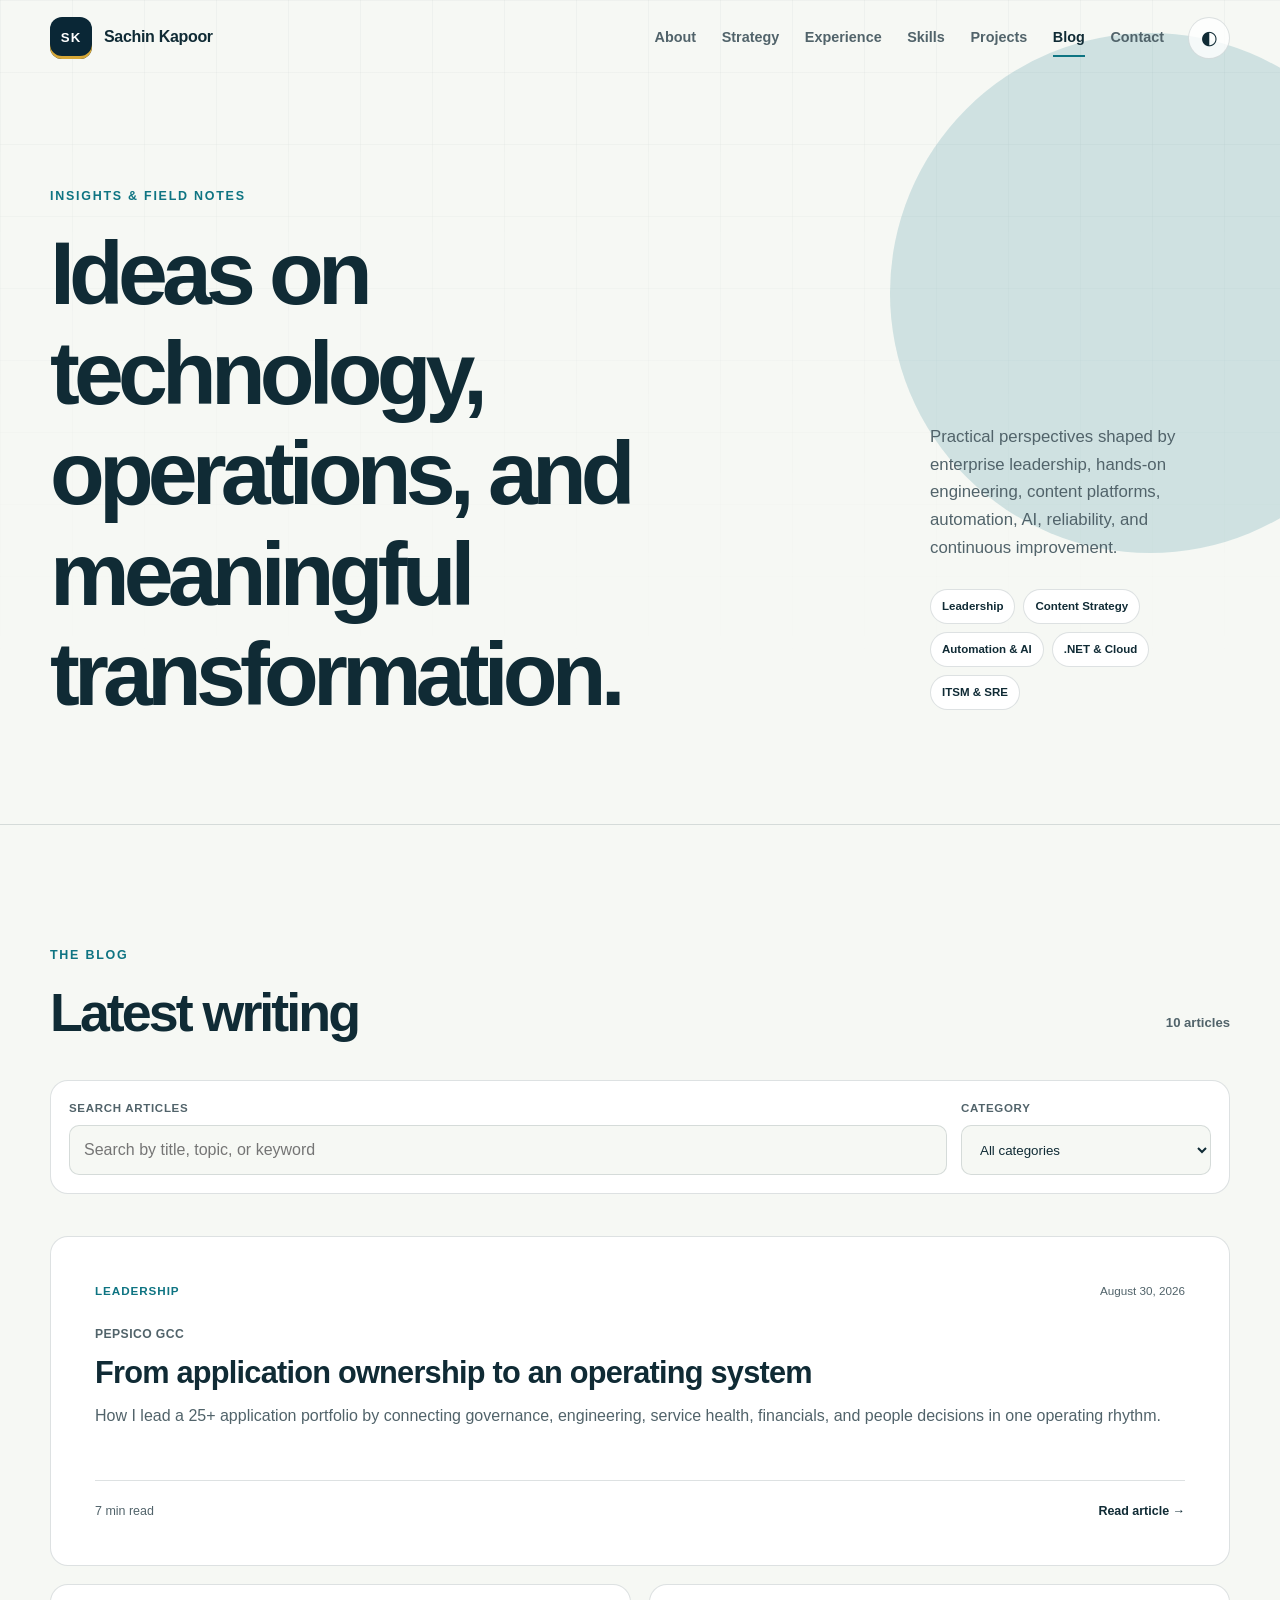
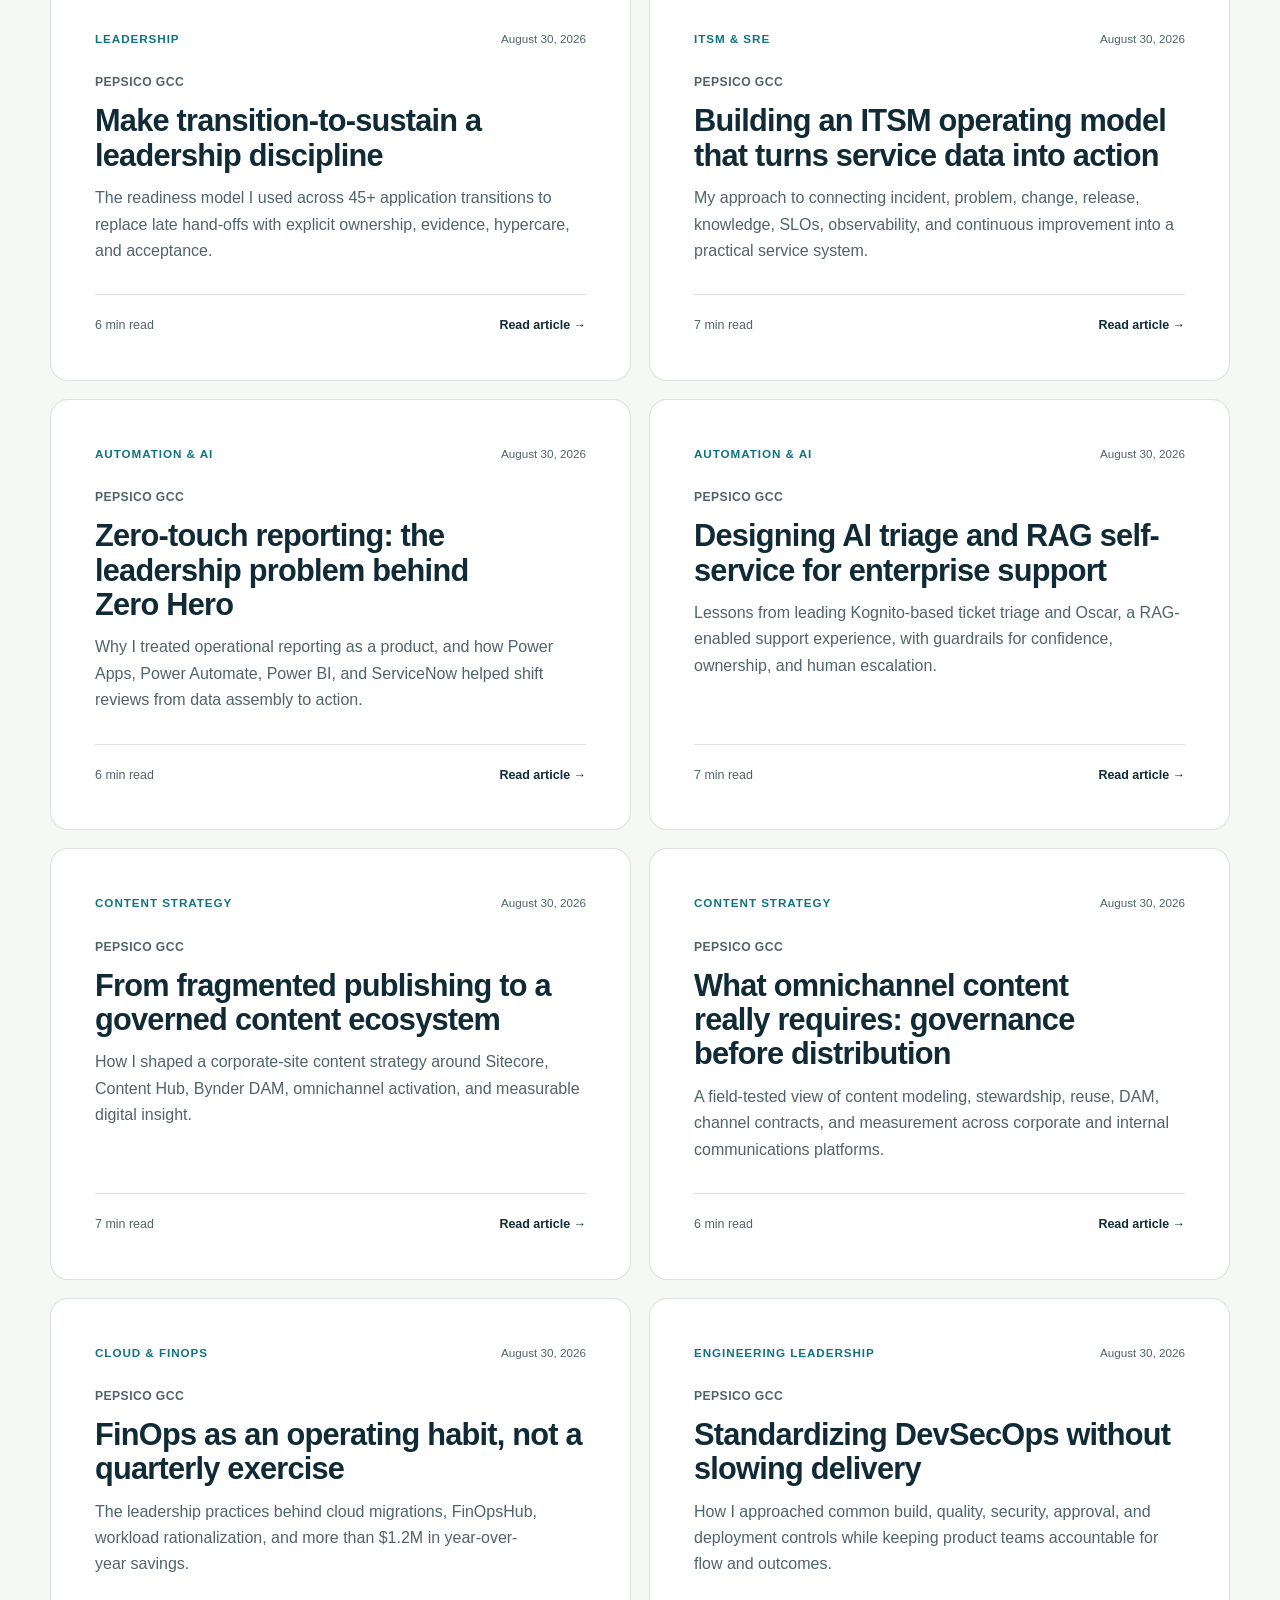
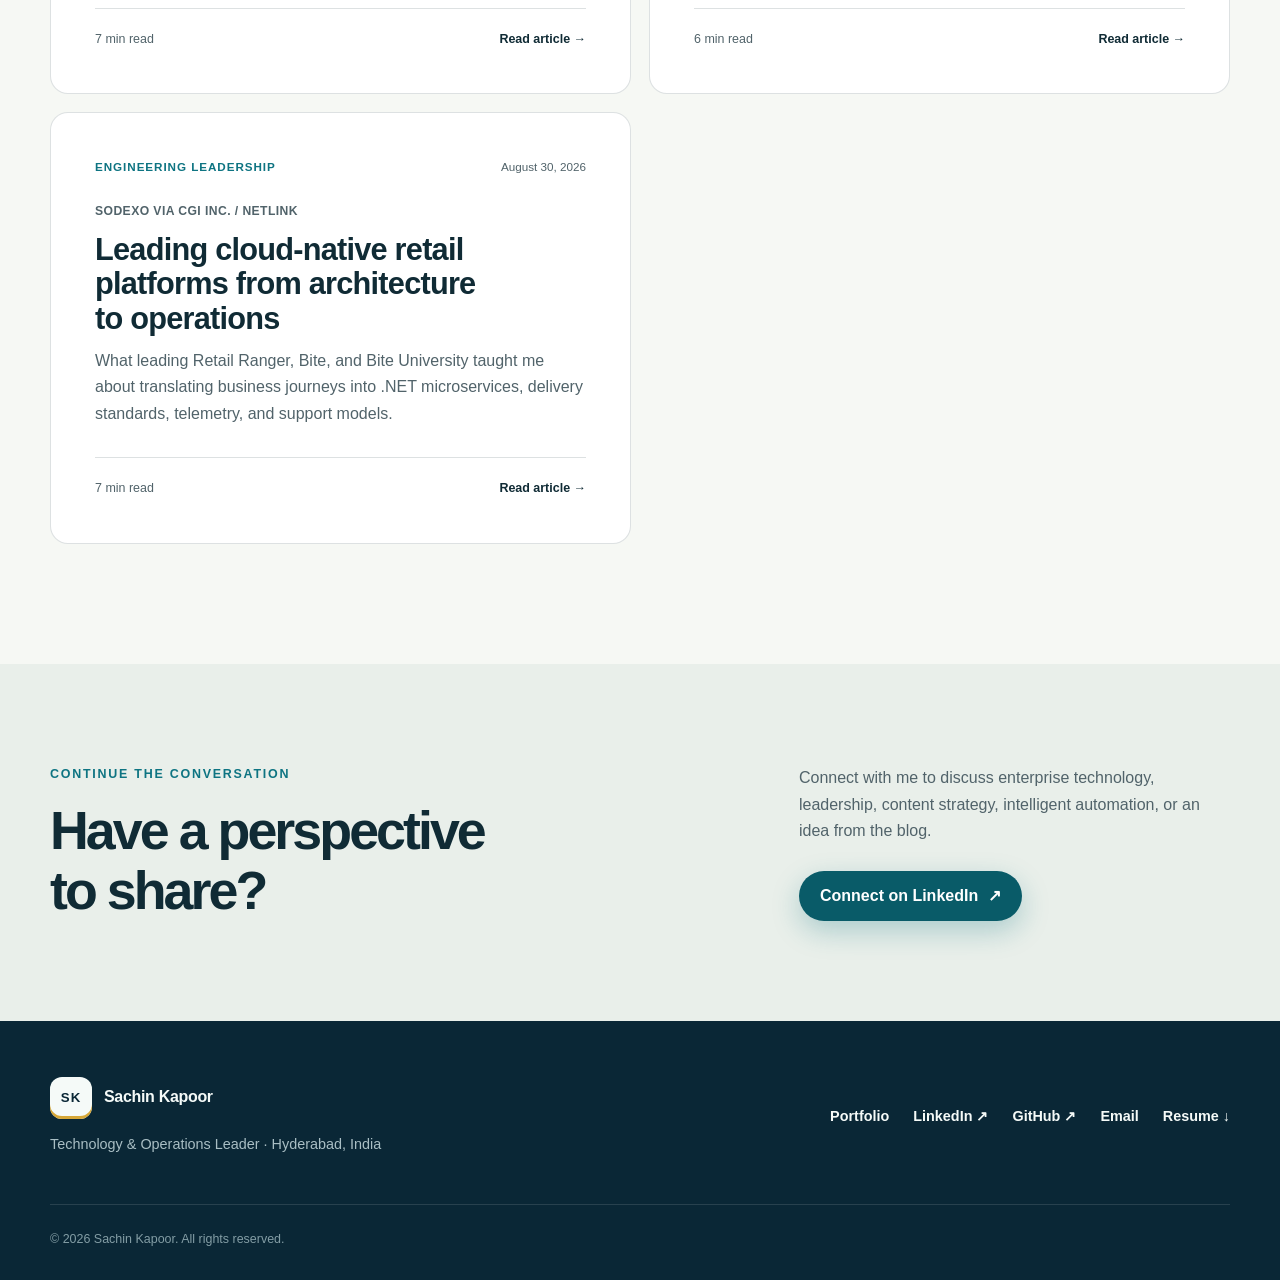
<file: blog/index.html>
<!doctype html>
<html lang="en">
  <head>
    <meta charset="UTF-8" />
    <meta name="viewport" content="width=device-width, initial-scale=1.0" />
    <meta
      name="description"
      content="Articles and field notes from Sachin Kapoor on technology leadership, content strategy, intelligent automation, .NET engineering, cloud, AI, ITSM, and enterprise operations."
    />
    <meta name="author" content="Sachin Kapoor" />
    <meta name="theme-color" content="#0d3340" />

    <meta property="og:type" content="website" />
    <meta property="og:title" content="Insights | Sachin Kapoor" />
    <meta
      property="og:description"
      content="Practical perspectives on technology leadership, content strategy, automation, engineering, and enterprise operations."
    />
    <meta
      property="og:url"
      content="https://sachin-kapoor.com/blog/"
    />
    <meta
      property="og:image"
      content="https://sachin-kapoor.com/assets/images/profile-photo.png"
    />
    <meta property="og:image:alt" content="Portrait of Sachin Kapoor" />
    <meta name="twitter:card" content="summary" />
    <meta name="twitter:title" content="Insights | Sachin Kapoor" />
    <meta
      name="twitter:description"
      content="Practical perspectives on technology leadership, content strategy, automation, engineering, and enterprise operations."
    />
    <link
      rel="canonical"
      href="https://sachin-kapoor.com/blog/"
    />
    <link rel="icon" href="../assets/images/favicon.png" type="image/png" />
    <link rel="apple-touch-icon" href="../assets/images/profile-photo.png" />
    <link rel="stylesheet" href="../assets/css/styles.css" />
    <link rel="stylesheet" href="../assets/css/blog.css?v=20260830" />

    <script>
      document.documentElement.classList.add("js");
      try {
        const savedTheme = localStorage.getItem("portfolio-theme");
        const preferredTheme = window.matchMedia("(prefers-color-scheme: dark)").matches
          ? "dark"
          : "light";
        document.documentElement.dataset.theme = savedTheme || preferredTheme;
      } catch (error) {
        document.documentElement.dataset.theme = "light";
      }
    </script>
    <script src="../assets/js/main.js" defer></script>
    <script src="posts-data.js?v=20260830" defer></script>
    <script src="../assets/js/blog.js?v=20260830-2" defer></script>
    <title>Insights | Sachin Kapoor</title>
  </head>

  <body>
    <a class="skip-link" href="#main-content">Skip to main content</a>

    <header class="site-header" data-header>
      <div class="container nav-shell">
        <a class="brand" href="../" aria-label="Sachin Kapoor — Portfolio home">
          <span class="brand-mark" aria-hidden="true">SK</span>
          <span class="brand-name">Sachin Kapoor</span>
        </a>

        <nav class="site-nav" id="site-nav" aria-label="Primary navigation" data-nav>
          <a href="../#about">About</a>
          <a href="../#focus">Strategy</a>
          <a href="../#experience">Experience</a>
          <a href="../#skills">Skills</a>
          <a href="../#projects">Projects</a>
          <a href="./" aria-current="page">Blog</a>
          <a href="../#contact">Contact</a>
        </nav>

        <div class="nav-actions">
          <button
            class="icon-button theme-toggle"
            type="button"
            aria-label="Switch color theme"
            title="Switch color theme"
            data-theme-toggle
          >
            <span class="theme-icon" aria-hidden="true">◐</span>
          </button>
          <button
            class="icon-button menu-toggle"
            type="button"
            aria-label="Open navigation menu"
            aria-controls="site-nav"
            aria-expanded="false"
            data-menu-toggle
          >
            <span></span><span></span><span></span>
          </button>
        </div>
      </div>
    </header>

    <main id="main-content">
      <section class="blog-hero" aria-labelledby="blog-title">
        <div class="blog-orb" aria-hidden="true"></div>
        <div class="container blog-hero-grid">
          <div class="reveal">
            <p class="eyebrow">Insights &amp; field notes</p>
            <h1 id="blog-title">Ideas on technology, operations, and meaningful transformation.</h1>
          </div>
          <div class="blog-hero-aside reveal" data-delay="80">
            <p>
              Practical perspectives shaped by enterprise leadership, hands-on engineering,
              content platforms, automation, AI, reliability, and continuous improvement.
            </p>
            <ul class="blog-topic-list" aria-label="Blog topics">
              <li>Leadership</li>
              <li>Content Strategy</li>
              <li>Automation &amp; AI</li>
              <li>.NET &amp; Cloud</li>
              <li>ITSM &amp; SRE</li>
            </ul>
          </div>
        </div>
      </section>

      <section class="section blog-listing" aria-labelledby="latest-writing-title">
        <div class="container">
          <div class="blog-listing-header reveal">
            <div>
              <p class="eyebrow">The blog</p>
              <h2 id="latest-writing-title">Latest writing</h2>
            </div>
            <p data-result-count aria-live="polite">Loading articles…</p>
          </div>

          <div class="blog-controls reveal" data-delay="60" aria-label="Filter articles">
            <div class="blog-search">
              <label for="blog-search">Search articles</label>
              <input
                id="blog-search"
                type="search"
                placeholder="Search by title, topic, or keyword"
                autocomplete="off"
                data-blog-search
              />
            </div>
            <div class="blog-filter">
              <label for="blog-category">Category</label>
              <select id="blog-category" data-blog-category>
                <option value="all">All categories</option>
              </select>
            </div>
          </div>

          <div class="blog-grid" data-blog-grid></div>

          <div class="blog-empty reveal" data-blog-empty>
            <span aria-hidden="true">✦</span>
            <h3>No articles match those filters.</h3>
            <p>
              Try a different keyword or select another category.
            </p>
          </div>
        </div>
      </section>

      <section class="blog-connect" aria-labelledby="blog-connect-title">
        <div class="container blog-connect-grid reveal">
          <div>
            <p class="eyebrow">Continue the conversation</p>
            <h2 id="blog-connect-title">Have a perspective to share?</h2>
          </div>
          <div>
            <p>
              Connect with me to discuss enterprise technology, leadership, content strategy,
              intelligent automation, or an idea from the blog.
            </p>
            <a
              class="button button-primary"
              href="https://www.linkedin.com/in/sachin-kapoor-4068a024/"
              target="_blank"
              rel="noopener noreferrer"
            >Connect on LinkedIn <span aria-hidden="true">↗</span></a>
          </div>
        </div>
      </section>
    </main>

    <footer class="site-footer">
      <div class="container footer-grid">
        <div>
          <a class="brand footer-brand" href="../" aria-label="Portfolio home">
            <span class="brand-mark" aria-hidden="true">SK</span>
            <span class="brand-name">Sachin Kapoor</span>
          </a>
          <p>Technology &amp; Operations Leader · Hyderabad, India</p>
        </div>
        <div class="footer-links" aria-label="Footer links">
          <a href="../">Portfolio</a>
          <a
            href="https://www.linkedin.com/in/sachin-kapoor-4068a024/"
            target="_blank"
            rel="noopener noreferrer"
          >LinkedIn <span aria-hidden="true">↗</span></a>
          <a
            href="https://github.com/sachin2200"
            target="_blank"
            rel="noopener noreferrer"
          >GitHub <span aria-hidden="true">↗</span></a>
          <a href="mailto:sachin.kapoor.2200@gmail.com">Email</a>
          <a href="../assets/resume/Sachin_Kapoor_2026.pdf" download>Resume ↓</a>
        </div>
        <p class="copyright">© <span data-current-year>2026</span> Sachin Kapoor. All rights reserved.</p>
      </div>
    </footer>
  </body>
</html>
</file>
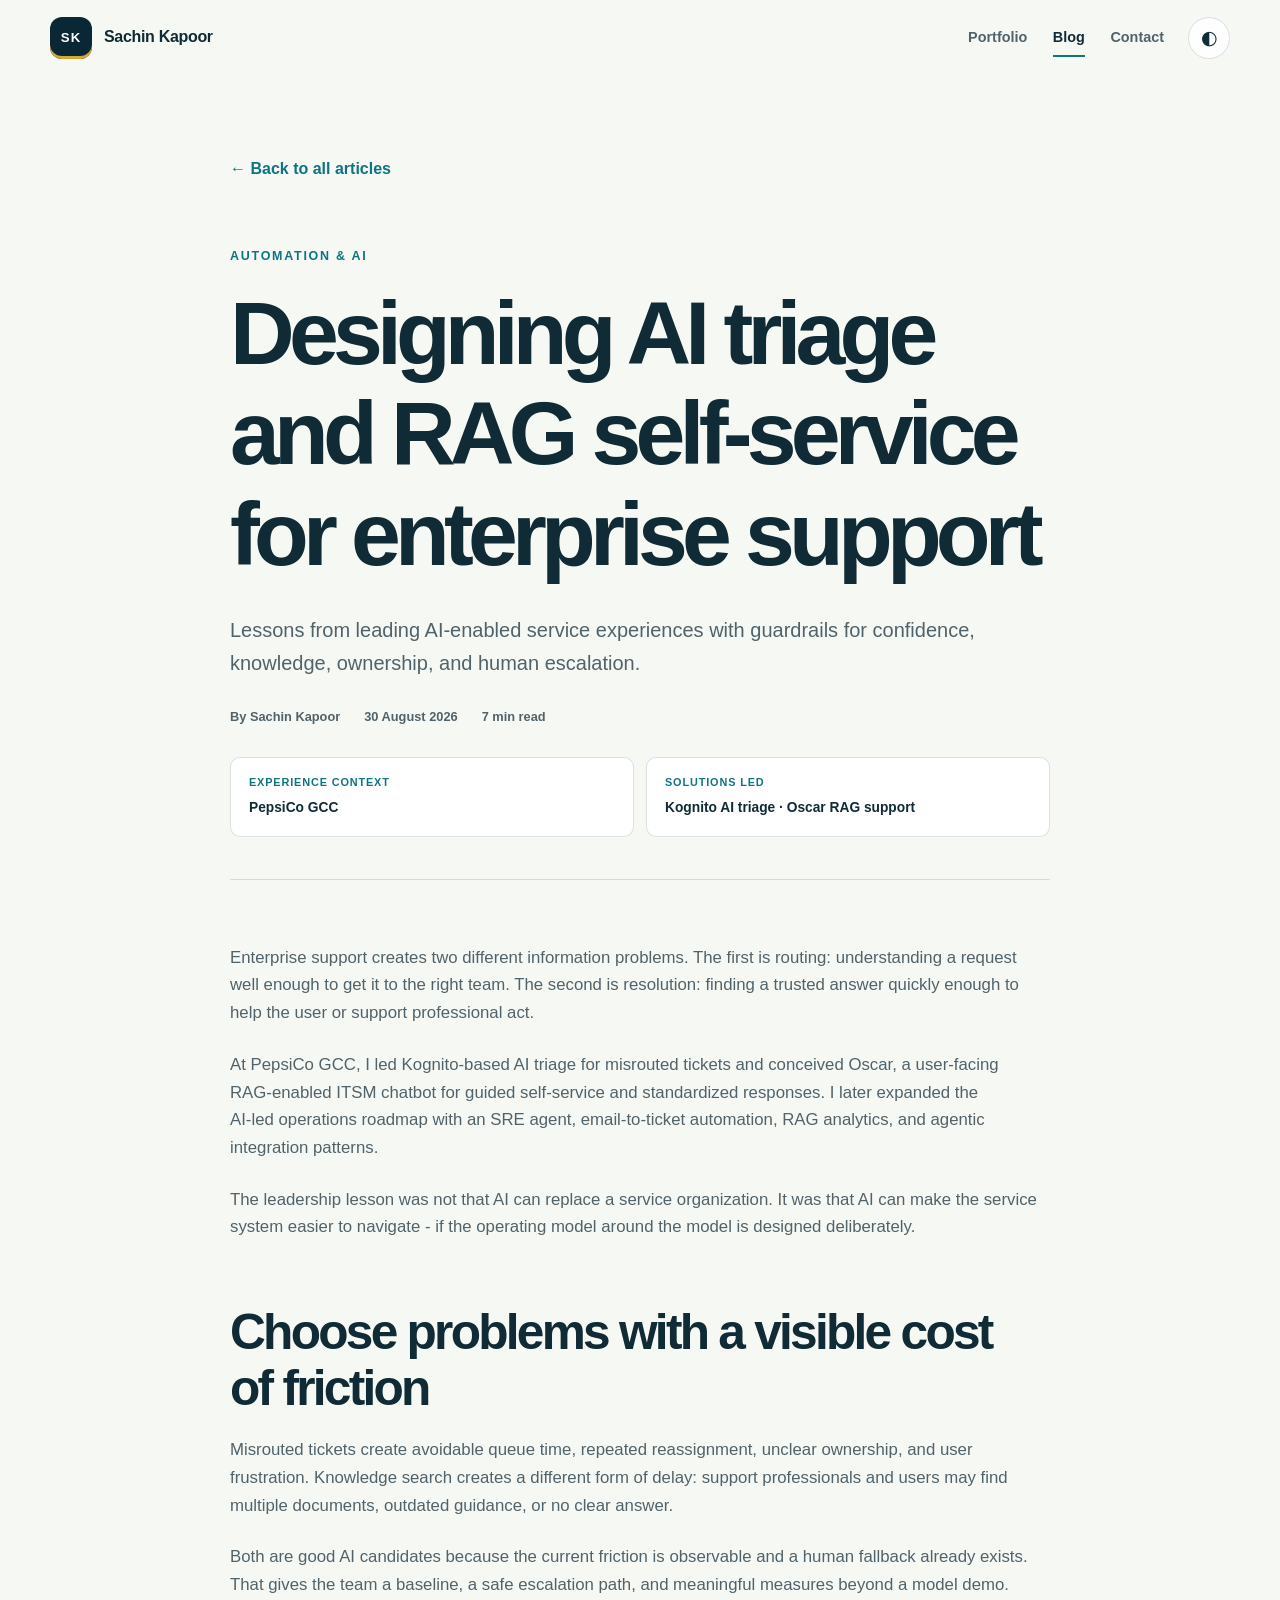
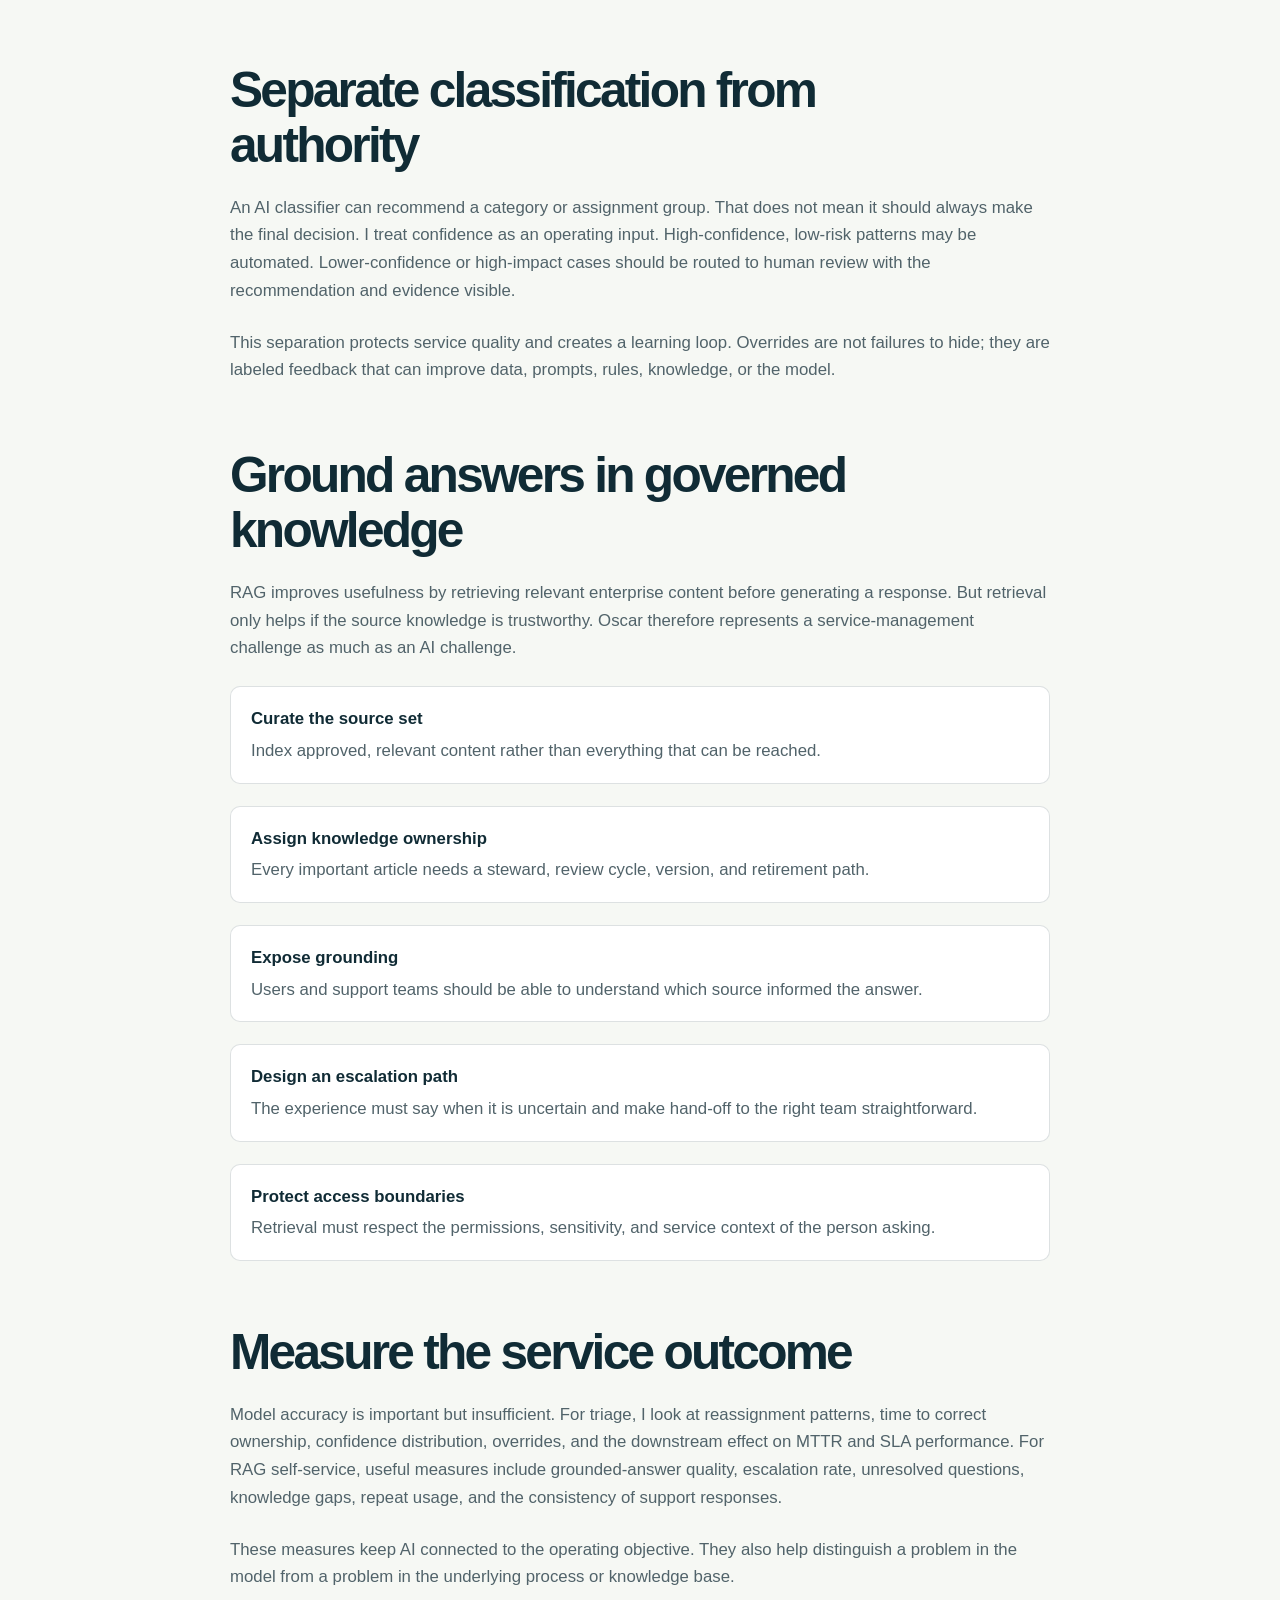
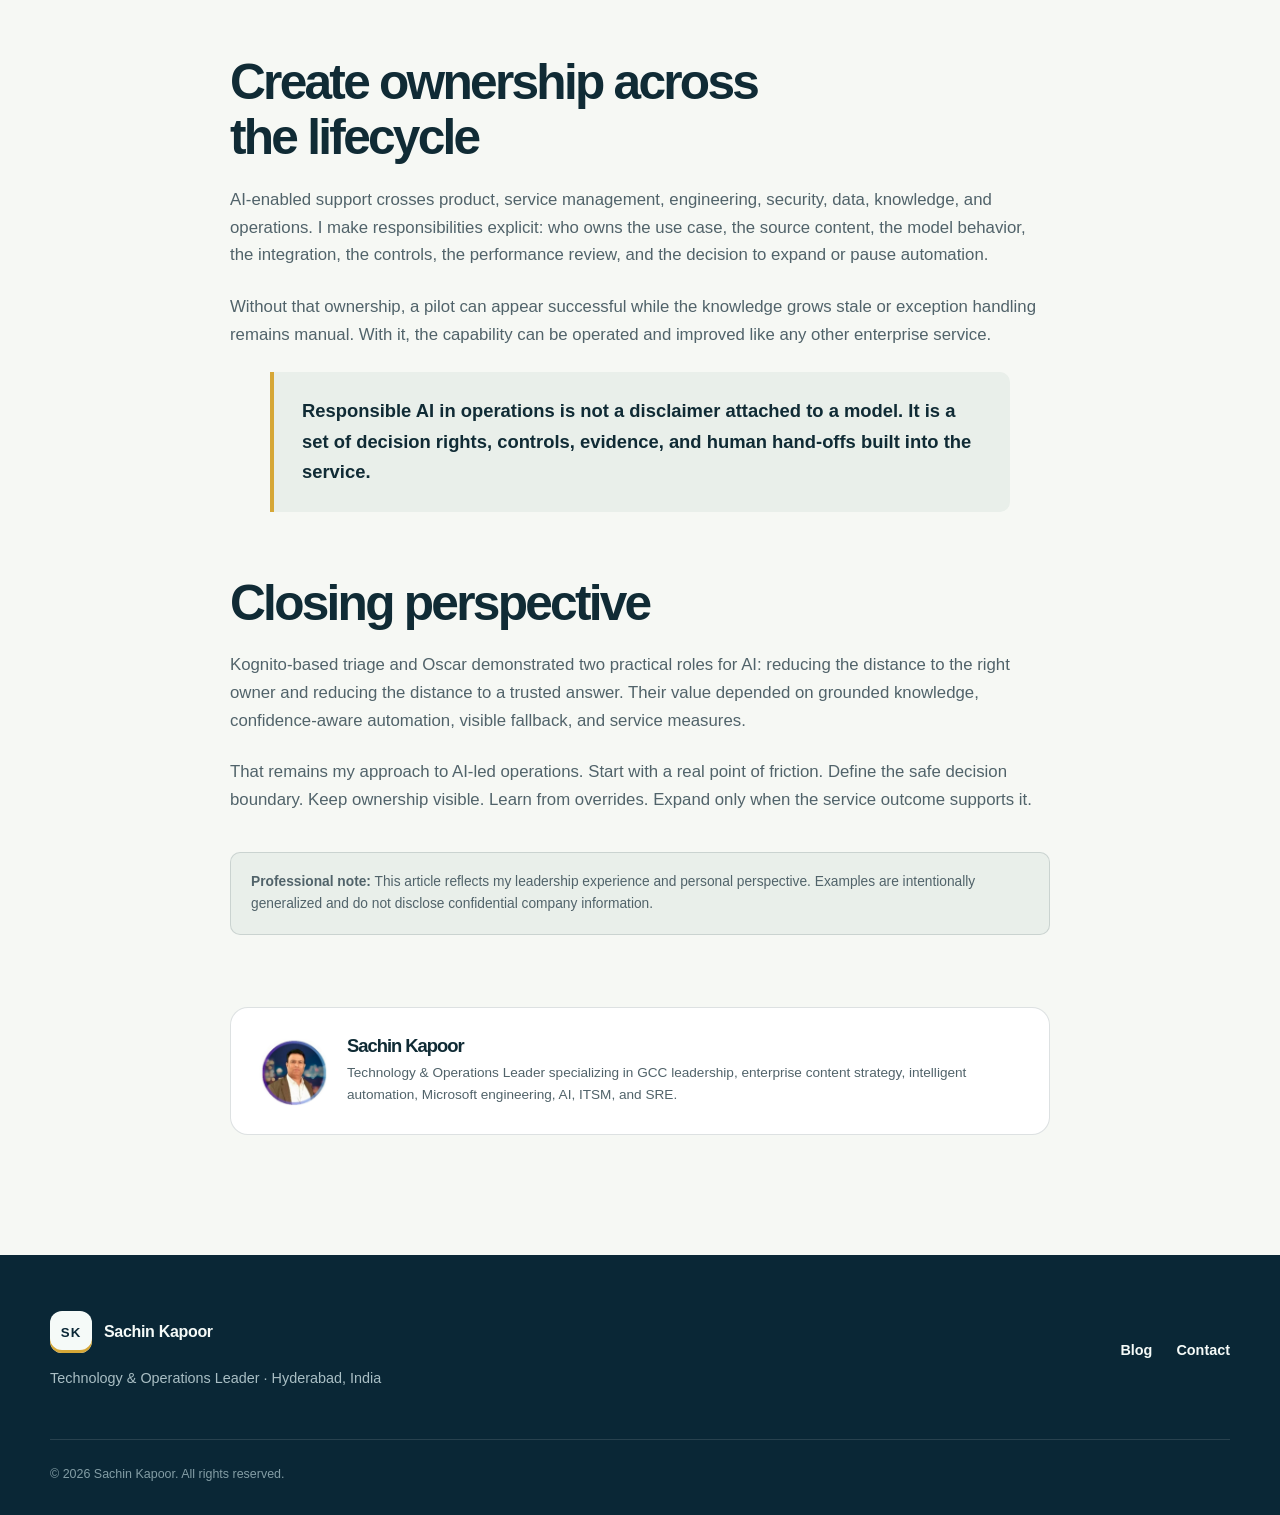
<file: blog/posts/ai-triage-rag-enterprise-support.html>
<!doctype html>
<html lang="en">
  <head>
    <meta charset="UTF-8" />
    <meta name="viewport" content="width=device-width, initial-scale=1.0" />
    <meta name="description" content="Sachin Kapoor shares leadership lessons from Kognito-based AI ticket triage and Oscar, a RAG-enabled enterprise support experience at PepsiCo GCC." />
    <meta name="author" content="Sachin Kapoor" />
    <meta property="og:type" content="article" />
    <meta property="og:title" content="Designing AI triage and RAG self-service for enterprise support" />
    <meta property="og:description" content="How to lead AI-enabled service support with confidence thresholds, grounded knowledge, human escalation, and measurable ownership." />
    <meta property="og:url" content="https://sachin-kapoor.com/blog/posts/ai-triage-rag-enterprise-support.html" />
    <meta property="og:image" content="https://sachin-kapoor.com/assets/images/profile-photo.png" />
    <meta property="article:published_time" content="2026-08-30" />
    <meta property="article:author" content="Sachin Kapoor" />
    <meta property="article:section" content="Automation &amp; AI" />
    <link rel="canonical" href="https://sachin-kapoor.com/blog/posts/ai-triage-rag-enterprise-support.html" />
    <link rel="icon" href="../../assets/images/favicon.png" type="image/png" />
    <link rel="stylesheet" href="../../assets/css/styles.css" />
    <link rel="stylesheet" href="../../assets/css/blog.css?v=20260830" />
    <script>document.documentElement.classList.add("js");try{document.documentElement.dataset.theme=localStorage.getItem("portfolio-theme")||(window.matchMedia("(prefers-color-scheme: dark)").matches?"dark":"light")}catch(error){document.documentElement.dataset.theme="light"}</script>
    <script src="../../assets/js/main.js" defer></script>
    <title>Designing AI triage and RAG self-service for enterprise support | Sachin Kapoor</title>
  </head>
  <body>
    <a class="skip-link" href="#article-content">Skip to article</a>
    <header class="site-header" data-header><div class="container nav-shell"><a class="brand" href="../../" aria-label="Sachin Kapoor portfolio home"><span class="brand-mark" aria-hidden="true">SK</span><span class="brand-name">Sachin Kapoor</span></a><nav class="site-nav" id="site-nav" aria-label="Primary navigation" data-nav><a href="../../">Portfolio</a><a href="../" aria-current="page">Blog</a><a href="../../#contact">Contact</a></nav><div class="nav-actions"><button class="icon-button theme-toggle" type="button" aria-label="Switch color theme" title="Switch color theme" data-theme-toggle><span class="theme-icon" aria-hidden="true">◐</span></button><button class="icon-button menu-toggle" type="button" aria-label="Open navigation menu" aria-controls="site-nav" aria-expanded="false" data-menu-toggle><span></span><span></span><span></span></button></div></div></header>
    <main class="article-main" id="article-content">
      <article class="article-shell">
        <a class="article-back" href="../">← Back to all articles</a>
        <header class="article-header">
          <p class="eyebrow">Automation &amp; AI</p>
          <h1>Designing AI triage and RAG self-service for enterprise support</h1>
          <p class="article-deck">Lessons from leading AI-enabled service experiences with guardrails for confidence, knowledge, ownership, and human escalation.</p>
          <div class="article-meta"><span>By Sachin Kapoor</span><time datetime="2026-08-30">30 August 2026</time><span>7 min read</span></div>
          <dl class="article-context"><div><dt>Experience context</dt><dd>PepsiCo GCC</dd></div><div><dt>Solutions led</dt><dd>Kognito AI triage · Oscar RAG support</dd></div></dl>
        </header>
        <div class="article-content">
          <p>Enterprise support creates two different information problems. The first is routing: understanding a request well enough to get it to the right team. The second is resolution: finding a trusted answer quickly enough to help the user or support professional act.</p>
          <p>At PepsiCo GCC, I led Kognito-based AI triage for misrouted tickets and conceived Oscar, a user-facing RAG-enabled ITSM chatbot for guided self-service and standardized responses. I later expanded the AI-led operations roadmap with an SRE agent, email-to-ticket automation, RAG analytics, and agentic integration patterns.</p>
          <p>The leadership lesson was not that AI can replace a service organization. It was that AI can make the service system easier to navigate - if the operating model around the model is designed deliberately.</p>

          <h2>Choose problems with a visible cost of friction</h2>
          <p>Misrouted tickets create avoidable queue time, repeated reassignment, unclear ownership, and user frustration. Knowledge search creates a different form of delay: support professionals and users may find multiple documents, outdated guidance, or no clear answer.</p>
          <p>Both are good AI candidates because the current friction is observable and a human fallback already exists. That gives the team a baseline, a safe escalation path, and meaningful measures beyond a model demo.</p>

          <h2>Separate classification from authority</h2>
          <p>An AI classifier can recommend a category or assignment group. That does not mean it should always make the final decision. I treat confidence as an operating input. High-confidence, low-risk patterns may be automated. Lower-confidence or high-impact cases should be routed to human review with the recommendation and evidence visible.</p>
          <p>This separation protects service quality and creates a learning loop. Overrides are not failures to hide; they are labeled feedback that can improve data, prompts, rules, knowledge, or the model.</p>

          <h2>Ground answers in governed knowledge</h2>
          <p>RAG improves usefulness by retrieving relevant enterprise content before generating a response. But retrieval only helps if the source knowledge is trustworthy. Oscar therefore represents a service-management challenge as much as an AI challenge.</p>
          <ul class="principle-list">
            <li><strong>Curate the source set</strong>Index approved, relevant content rather than everything that can be reached.</li>
            <li><strong>Assign knowledge ownership</strong>Every important article needs a steward, review cycle, version, and retirement path.</li>
            <li><strong>Expose grounding</strong>Users and support teams should be able to understand which source informed the answer.</li>
            <li><strong>Design an escalation path</strong>The experience must say when it is uncertain and make hand-off to the right team straightforward.</li>
            <li><strong>Protect access boundaries</strong>Retrieval must respect the permissions, sensitivity, and service context of the person asking.</li>
          </ul>

          <h2>Measure the service outcome</h2>
          <p>Model accuracy is important but insufficient. For triage, I look at reassignment patterns, time to correct ownership, confidence distribution, overrides, and the downstream effect on MTTR and SLA performance. For RAG self-service, useful measures include grounded-answer quality, escalation rate, unresolved questions, knowledge gaps, repeat usage, and the consistency of support responses.</p>
          <p>These measures keep AI connected to the operating objective. They also help distinguish a problem in the model from a problem in the underlying process or knowledge base.</p>

          <h2>Create ownership across the lifecycle</h2>
          <p>AI-enabled support crosses product, service management, engineering, security, data, knowledge, and operations. I make responsibilities explicit: who owns the use case, the source content, the model behavior, the integration, the controls, the performance review, and the decision to expand or pause automation.</p>
          <p>Without that ownership, a pilot can appear successful while the knowledge grows stale or exception handling remains manual. With it, the capability can be operated and improved like any other enterprise service.</p>

          <blockquote>Responsible AI in operations is not a disclaimer attached to a model. It is a set of decision rights, controls, evidence, and human hand-offs built into the service.</blockquote>

          <h2>Closing perspective</h2>
          <p>Kognito-based triage and Oscar demonstrated two practical roles for AI: reducing the distance to the right owner and reducing the distance to a trusted answer. Their value depended on grounded knowledge, confidence-aware automation, visible fallback, and service measures.</p>
          <p>That remains my approach to AI-led operations. Start with a real point of friction. Define the safe decision boundary. Keep ownership visible. Learn from overrides. Expand only when the service outcome supports it.</p>
          <p class="article-disclosure"><strong>Professional note:</strong> This article reflects my leadership experience and personal perspective. Examples are intentionally generalized and do not disclose confidential company information.</p>
        </div>
        <aside class="article-author" aria-label="About the author"><img src="../../assets/images/profile-photo.png" width="70" height="70" alt="Portrait of Sachin Kapoor" /><div><h2>Sachin Kapoor</h2><p>Technology &amp; Operations Leader specializing in GCC leadership, enterprise content strategy, intelligent automation, Microsoft engineering, AI, ITSM, and SRE.</p></div></aside>
      </article>
    </main>
    <footer class="site-footer"><div class="container footer-grid"><div><a class="brand footer-brand" href="../../" aria-label="Portfolio home"><span class="brand-mark" aria-hidden="true">SK</span><span class="brand-name">Sachin Kapoor</span></a><p>Technology &amp; Operations Leader · Hyderabad, India</p></div><div class="footer-links"><a href="../">Blog</a><a href="../../#contact">Contact</a></div><p class="copyright">© <span data-current-year>2026</span> Sachin Kapoor. All rights reserved.</p></div></footer>
  </body>
</html>
</file>
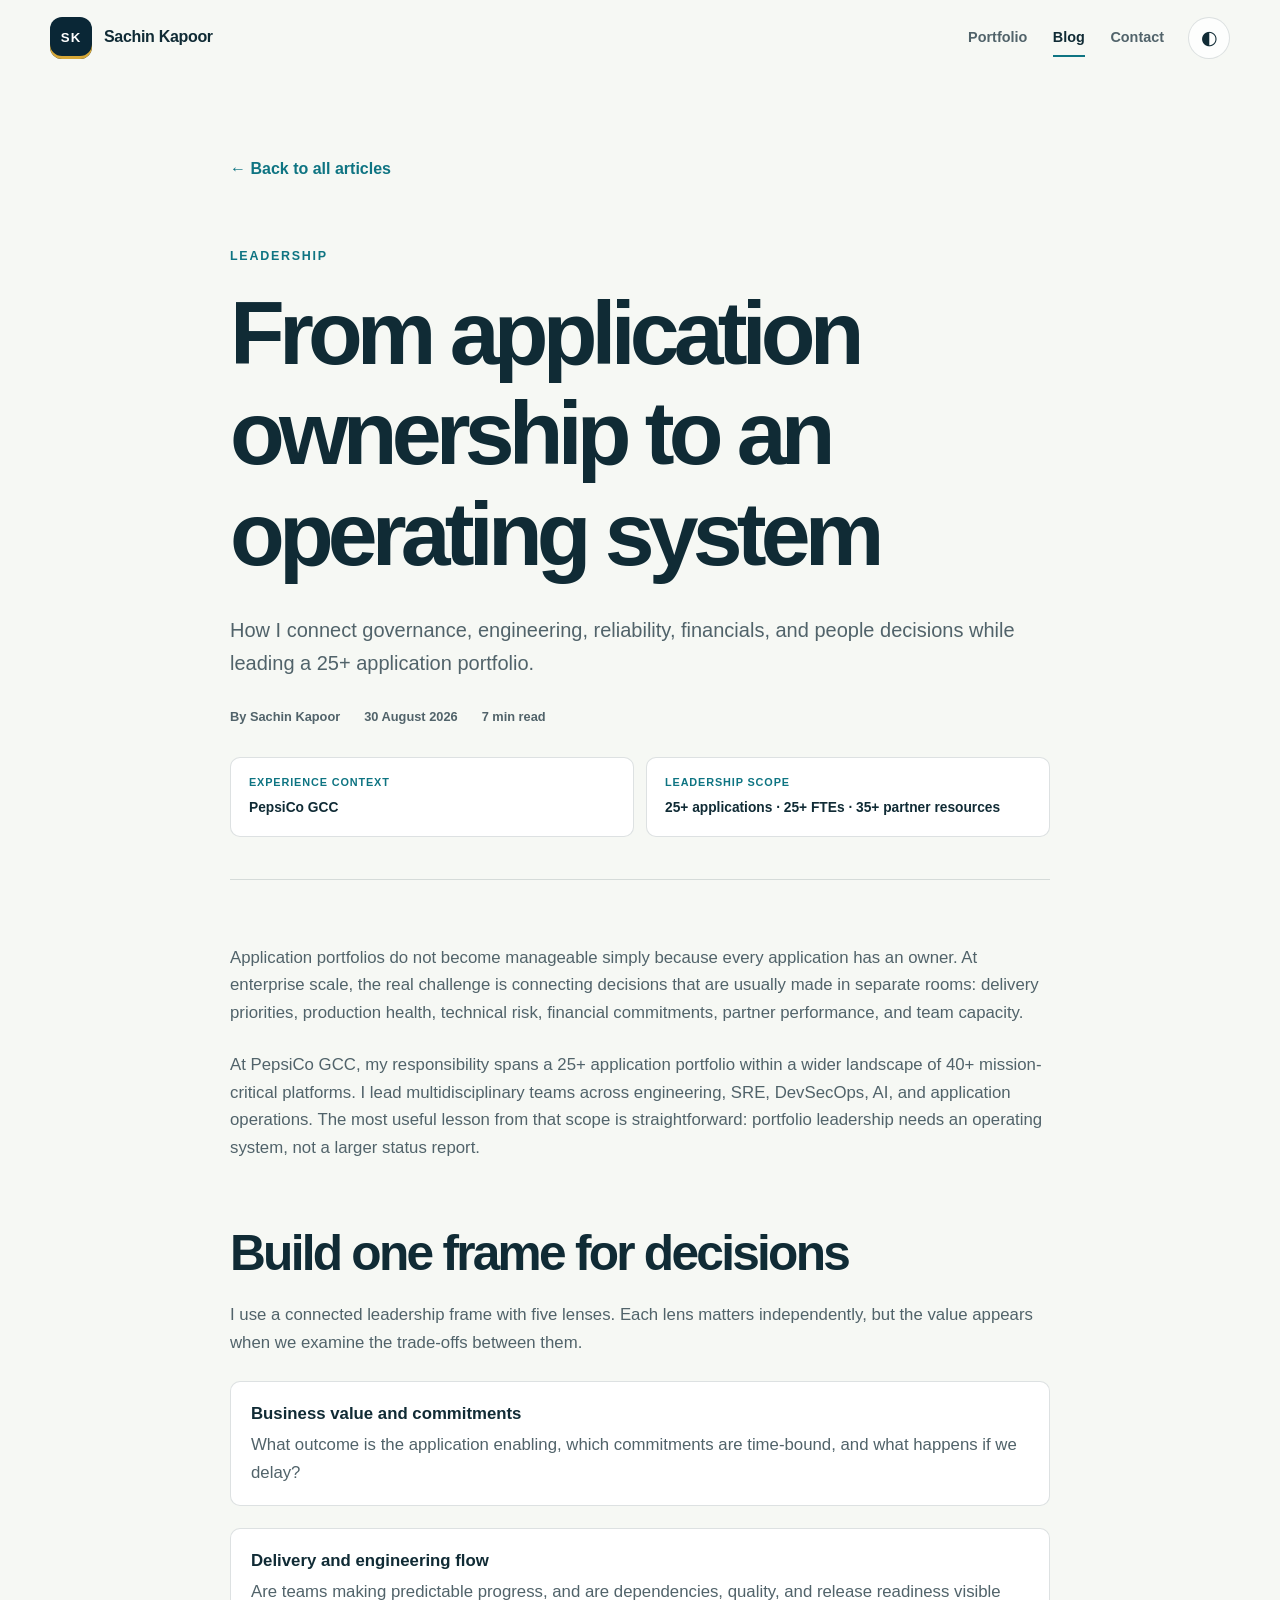
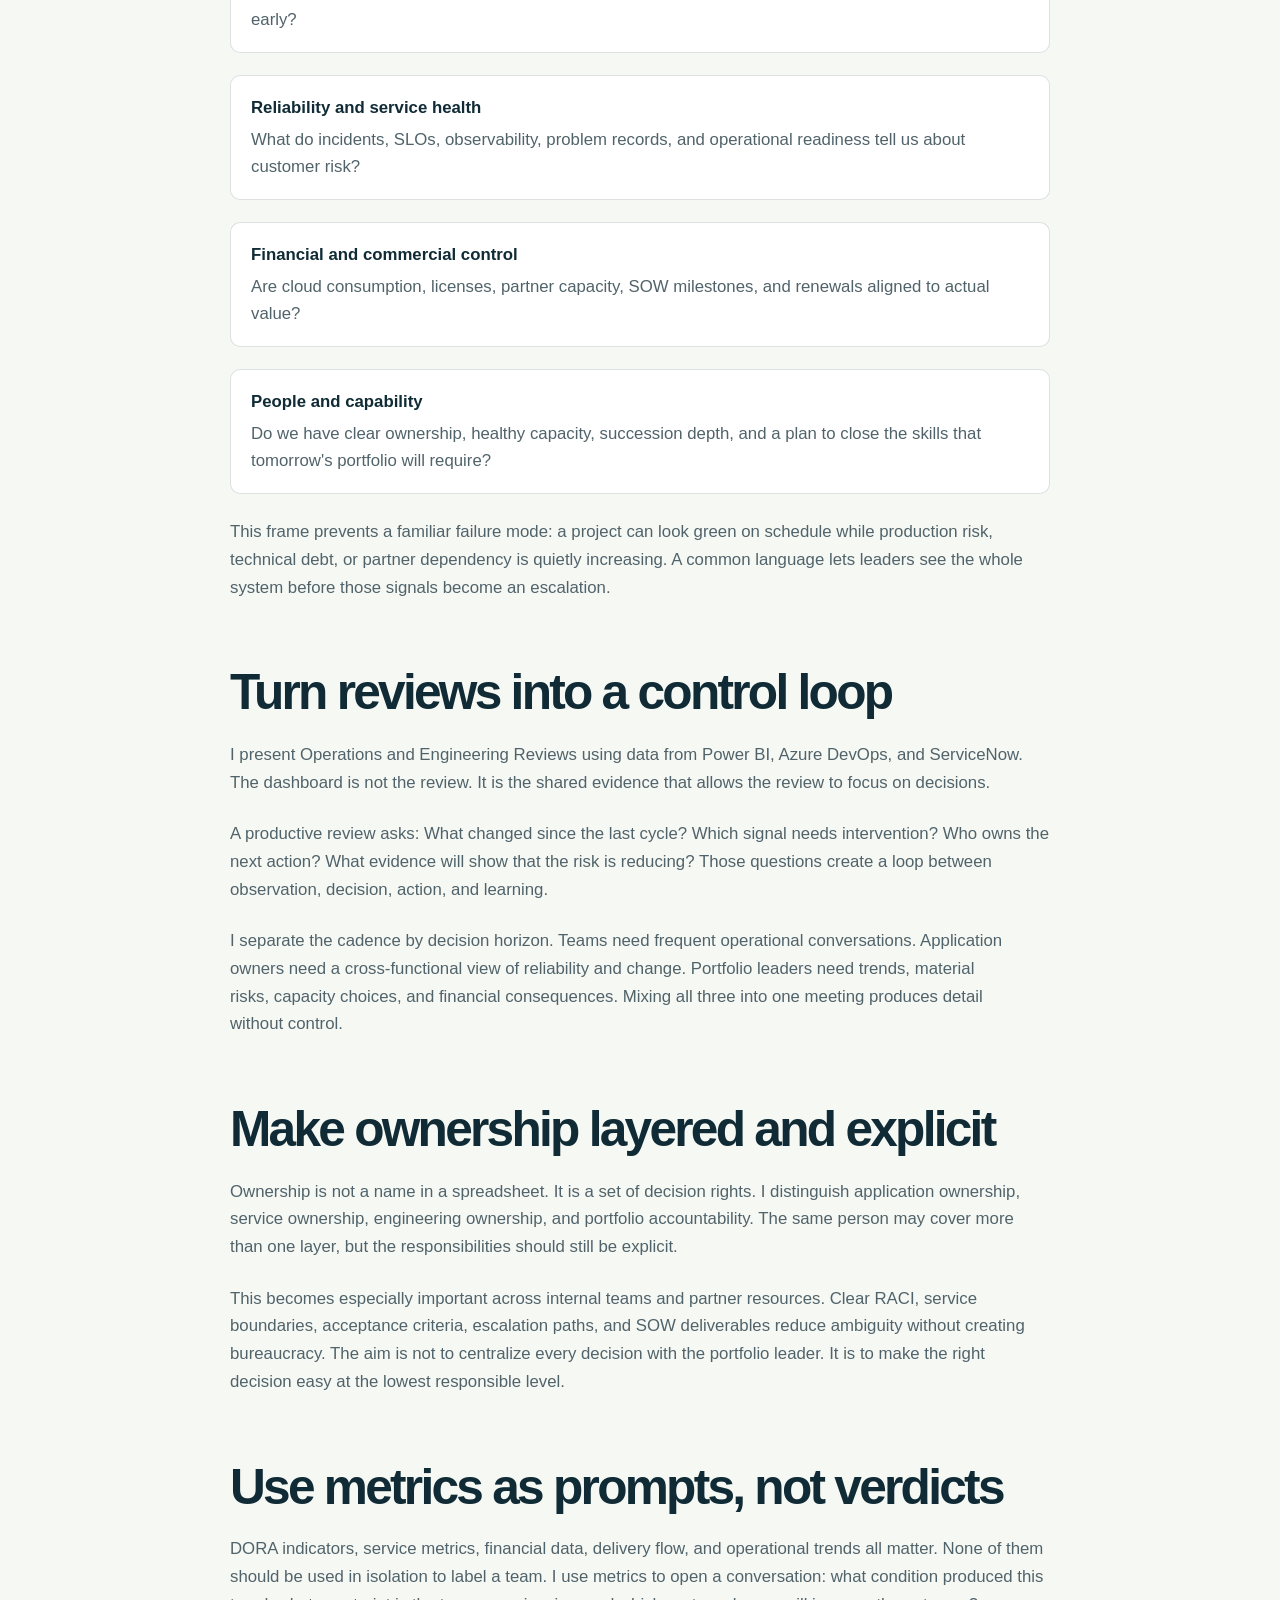
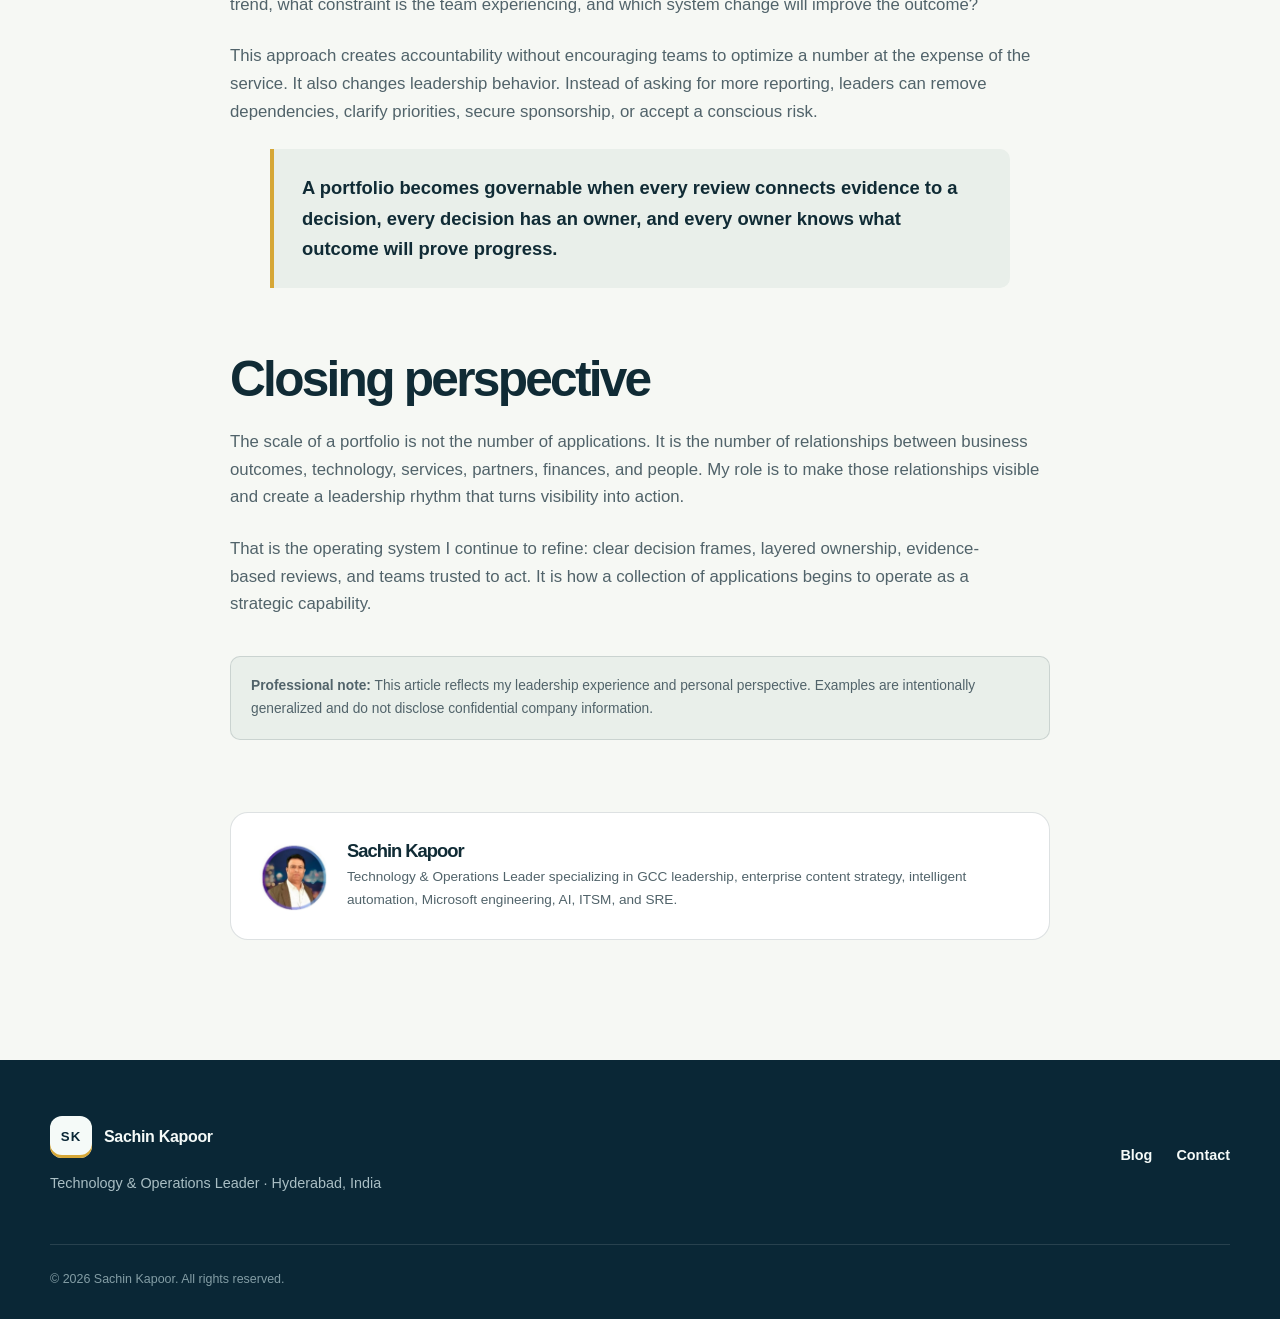
<file: blog/posts/application-portfolio-operating-system.html>
<!doctype html>
<html lang="en">
  <head>
    <meta charset="UTF-8" />
    <meta name="viewport" content="width=device-width, initial-scale=1.0" />
    <meta name="description" content="Sachin Kapoor explains how he leads a 25+ application portfolio at PepsiCo GCC through a connected operating rhythm for governance, engineering, reliability, financials, and people." />
    <meta name="author" content="Sachin Kapoor" />
    <meta property="og:type" content="article" />
    <meta property="og:title" content="From application ownership to an operating system" />
    <meta property="og:description" content="A practical leadership model for connecting portfolio governance, engineering, service health, financials, and people decisions." />
    <meta property="og:url" content="https://sachin-kapoor.com/blog/posts/application-portfolio-operating-system.html" />
    <meta property="og:image" content="https://sachin-kapoor.com/assets/images/profile-photo.png" />
    <meta property="article:published_time" content="2026-08-30" />
    <meta property="article:author" content="Sachin Kapoor" />
    <meta property="article:section" content="Leadership" />
    <link rel="canonical" href="https://sachin-kapoor.com/blog/posts/application-portfolio-operating-system.html" />
    <link rel="icon" href="../../assets/images/favicon.png" type="image/png" />
    <link rel="stylesheet" href="../../assets/css/styles.css" />
    <link rel="stylesheet" href="../../assets/css/blog.css?v=20260830" />
    <script>
      document.documentElement.classList.add("js");
      try {
        document.documentElement.dataset.theme = localStorage.getItem("portfolio-theme") ||
          (window.matchMedia("(prefers-color-scheme: dark)").matches ? "dark" : "light");
      } catch (error) { document.documentElement.dataset.theme = "light"; }
    </script>
    <script src="../../assets/js/main.js" defer></script>
    <title>From application ownership to an operating system | Sachin Kapoor</title>
  </head>
  <body>
    <a class="skip-link" href="#article-content">Skip to article</a>
    <header class="site-header" data-header>
      <div class="container nav-shell">
        <a class="brand" href="../../" aria-label="Sachin Kapoor portfolio home"><span class="brand-mark" aria-hidden="true">SK</span><span class="brand-name">Sachin Kapoor</span></a>
        <nav class="site-nav" id="site-nav" aria-label="Primary navigation" data-nav><a href="../../">Portfolio</a><a href="../" aria-current="page">Blog</a><a href="../../#contact">Contact</a></nav>
        <div class="nav-actions"><button class="icon-button theme-toggle" type="button" aria-label="Switch color theme" title="Switch color theme" data-theme-toggle><span class="theme-icon" aria-hidden="true">◐</span></button><button class="icon-button menu-toggle" type="button" aria-label="Open navigation menu" aria-controls="site-nav" aria-expanded="false" data-menu-toggle><span></span><span></span><span></span></button></div>
      </div>
    </header>
    <main class="article-main" id="article-content">
      <article class="article-shell">
        <a class="article-back" href="../">← Back to all articles</a>
        <header class="article-header">
          <p class="eyebrow">Leadership</p>
          <h1>From application ownership to an operating system</h1>
          <p class="article-deck">How I connect governance, engineering, reliability, financials, and people decisions while leading a 25+ application portfolio.</p>
          <div class="article-meta"><span>By Sachin Kapoor</span><time datetime="2026-08-30">30 August 2026</time><span>7 min read</span></div>
          <dl class="article-context"><div><dt>Experience context</dt><dd>PepsiCo GCC</dd></div><div><dt>Leadership scope</dt><dd>25+ applications · 25+ FTEs · 35+ partner resources</dd></div></dl>
        </header>
        <div class="article-content">
          <p>Application portfolios do not become manageable simply because every application has an owner. At enterprise scale, the real challenge is connecting decisions that are usually made in separate rooms: delivery priorities, production health, technical risk, financial commitments, partner performance, and team capacity.</p>
          <p>At PepsiCo GCC, my responsibility spans a 25+ application portfolio within a wider landscape of 40+ mission-critical platforms. I lead multidisciplinary teams across engineering, SRE, DevSecOps, AI, and application operations. The most useful lesson from that scope is straightforward: portfolio leadership needs an operating system, not a larger status report.</p>

          <h2>Build one frame for decisions</h2>
          <p>I use a connected leadership frame with five lenses. Each lens matters independently, but the value appears when we examine the trade-offs between them.</p>
          <ul class="principle-list">
            <li><strong>Business value and commitments</strong>What outcome is the application enabling, which commitments are time-bound, and what happens if we delay?</li>
            <li><strong>Delivery and engineering flow</strong>Are teams making predictable progress, and are dependencies, quality, and release readiness visible early?</li>
            <li><strong>Reliability and service health</strong>What do incidents, SLOs, observability, problem records, and operational readiness tell us about customer risk?</li>
            <li><strong>Financial and commercial control</strong>Are cloud consumption, licenses, partner capacity, SOW milestones, and renewals aligned to actual value?</li>
            <li><strong>People and capability</strong>Do we have clear ownership, healthy capacity, succession depth, and a plan to close the skills that tomorrow's portfolio will require?</li>
          </ul>
          <p>This frame prevents a familiar failure mode: a project can look green on schedule while production risk, technical debt, or partner dependency is quietly increasing. A common language lets leaders see the whole system before those signals become an escalation.</p>

          <h2>Turn reviews into a control loop</h2>
          <p>I present Operations and Engineering Reviews using data from Power BI, Azure DevOps, and ServiceNow. The dashboard is not the review. It is the shared evidence that allows the review to focus on decisions.</p>
          <p>A productive review asks: What changed since the last cycle? Which signal needs intervention? Who owns the next action? What evidence will show that the risk is reducing? Those questions create a loop between observation, decision, action, and learning.</p>
          <p>I separate the cadence by decision horizon. Teams need frequent operational conversations. Application owners need a cross-functional view of reliability and change. Portfolio leaders need trends, material risks, capacity choices, and financial consequences. Mixing all three into one meeting produces detail without control.</p>

          <h2>Make ownership layered and explicit</h2>
          <p>Ownership is not a name in a spreadsheet. It is a set of decision rights. I distinguish application ownership, service ownership, engineering ownership, and portfolio accountability. The same person may cover more than one layer, but the responsibilities should still be explicit.</p>
          <p>This becomes especially important across internal teams and partner resources. Clear RACI, service boundaries, acceptance criteria, escalation paths, and SOW deliverables reduce ambiguity without creating bureaucracy. The aim is not to centralize every decision with the portfolio leader. It is to make the right decision easy at the lowest responsible level.</p>

          <h2>Use metrics as prompts, not verdicts</h2>
          <p>DORA indicators, service metrics, financial data, delivery flow, and operational trends all matter. None of them should be used in isolation to label a team. I use metrics to open a conversation: what condition produced this trend, what constraint is the team experiencing, and which system change will improve the outcome?</p>
          <p>This approach creates accountability without encouraging teams to optimize a number at the expense of the service. It also changes leadership behavior. Instead of asking for more reporting, leaders can remove dependencies, clarify priorities, secure sponsorship, or accept a conscious risk.</p>

          <blockquote>A portfolio becomes governable when every review connects evidence to a decision, every decision has an owner, and every owner knows what outcome will prove progress.</blockquote>

          <h2>Closing perspective</h2>
          <p>The scale of a portfolio is not the number of applications. It is the number of relationships between business outcomes, technology, services, partners, finances, and people. My role is to make those relationships visible and create a leadership rhythm that turns visibility into action.</p>
          <p>That is the operating system I continue to refine: clear decision frames, layered ownership, evidence-based reviews, and teams trusted to act. It is how a collection of applications begins to operate as a strategic capability.</p>
          <p class="article-disclosure"><strong>Professional note:</strong> This article reflects my leadership experience and personal perspective. Examples are intentionally generalized and do not disclose confidential company information.</p>
        </div>
        <aside class="article-author" aria-label="About the author"><img src="../../assets/images/profile-photo.png" width="70" height="70" alt="Portrait of Sachin Kapoor" /><div><h2>Sachin Kapoor</h2><p>Technology &amp; Operations Leader specializing in GCC leadership, enterprise content strategy, intelligent automation, Microsoft engineering, AI, ITSM, and SRE.</p></div></aside>
      </article>
    </main>
    <footer class="site-footer"><div class="container footer-grid"><div><a class="brand footer-brand" href="../../" aria-label="Portfolio home"><span class="brand-mark" aria-hidden="true">SK</span><span class="brand-name">Sachin Kapoor</span></a><p>Technology &amp; Operations Leader · Hyderabad, India</p></div><div class="footer-links"><a href="../">Blog</a><a href="../../#contact">Contact</a></div><p class="copyright">© <span data-current-year>2026</span> Sachin Kapoor. All rights reserved.</p></div></footer>
  </body>
</html>
</file>
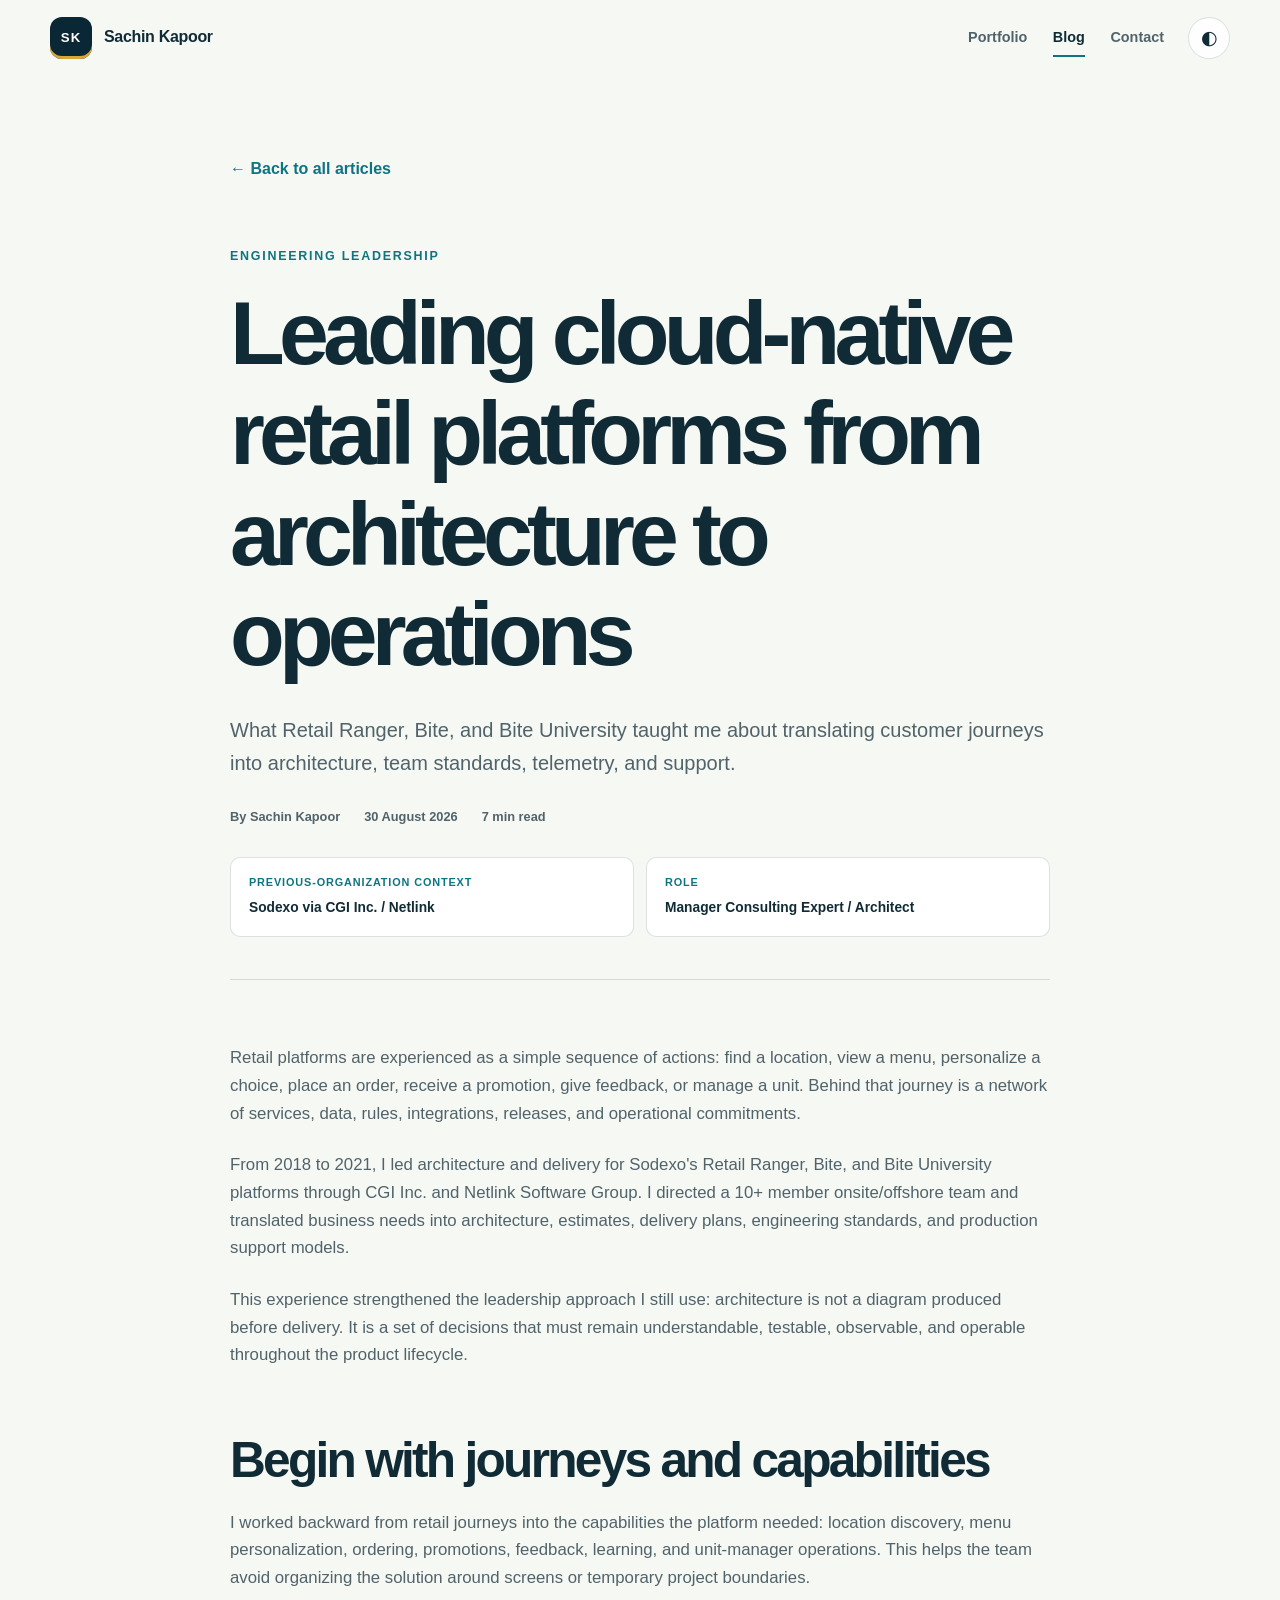
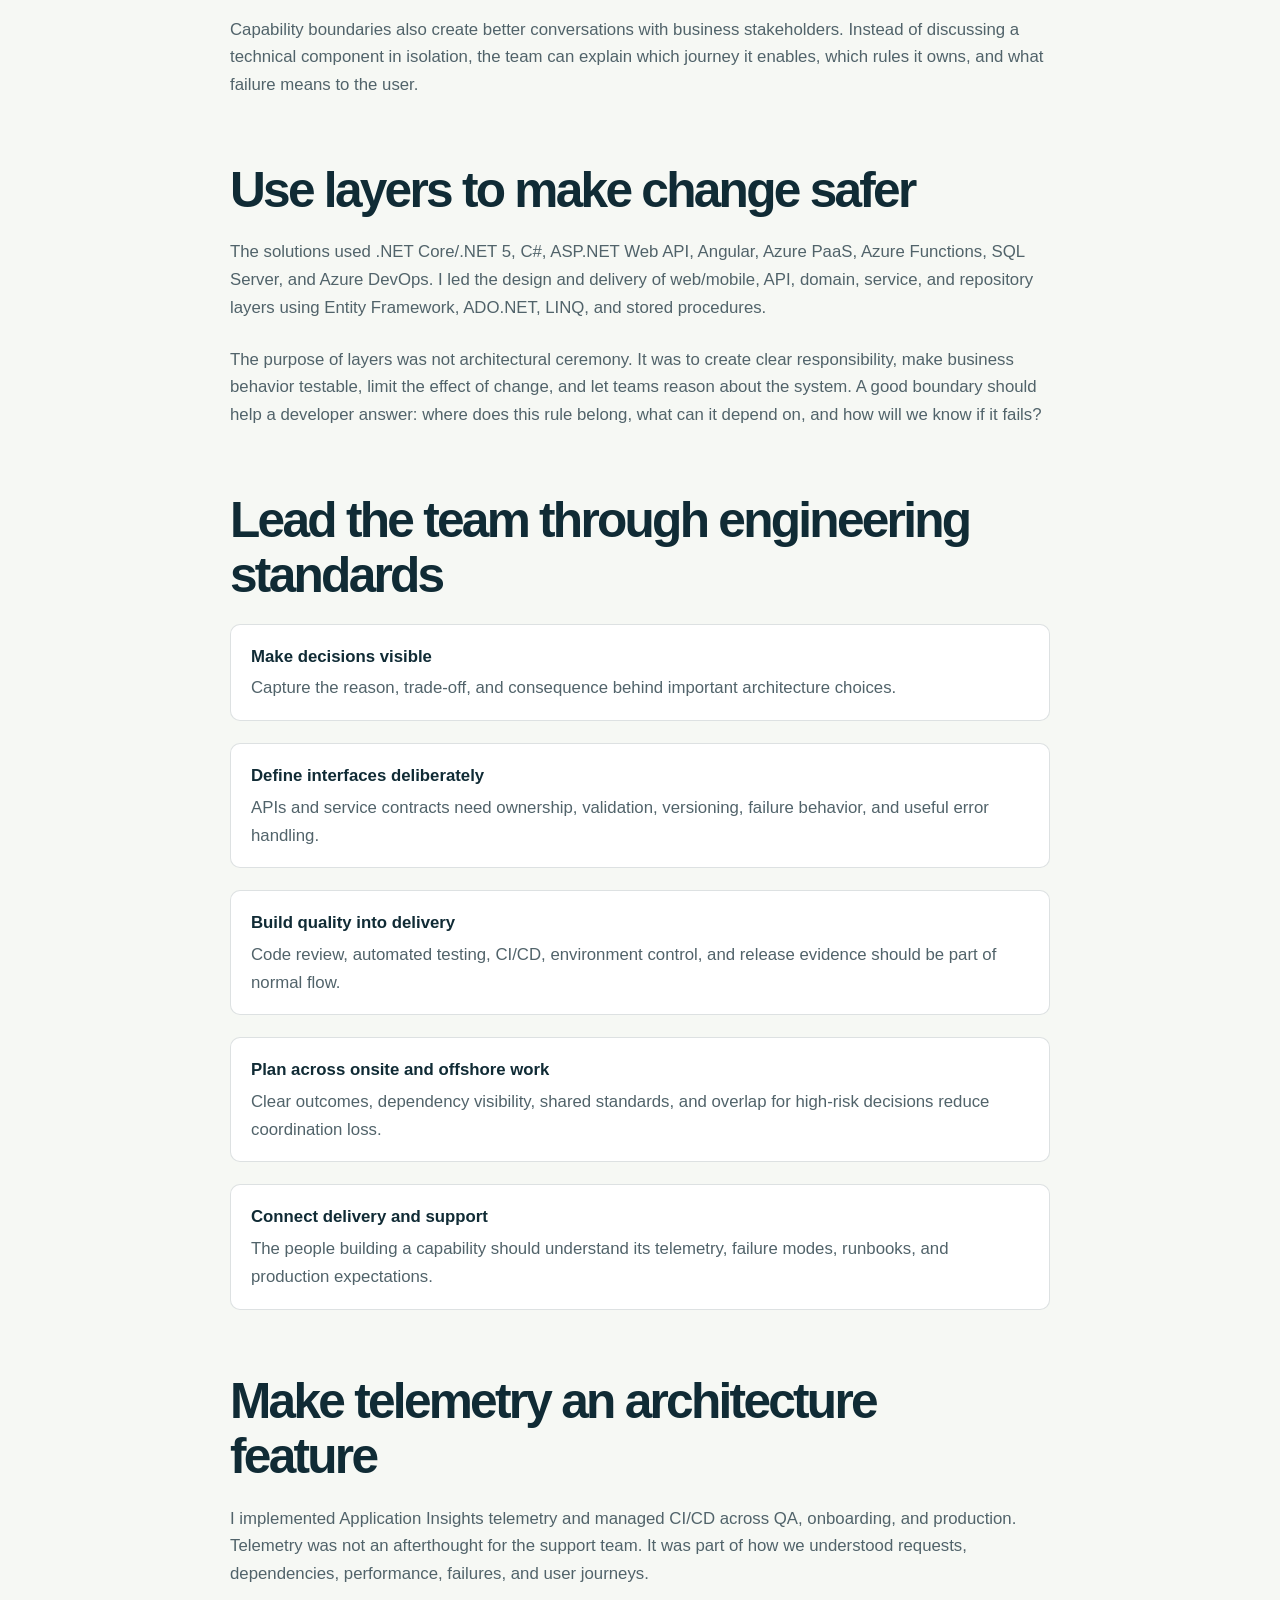
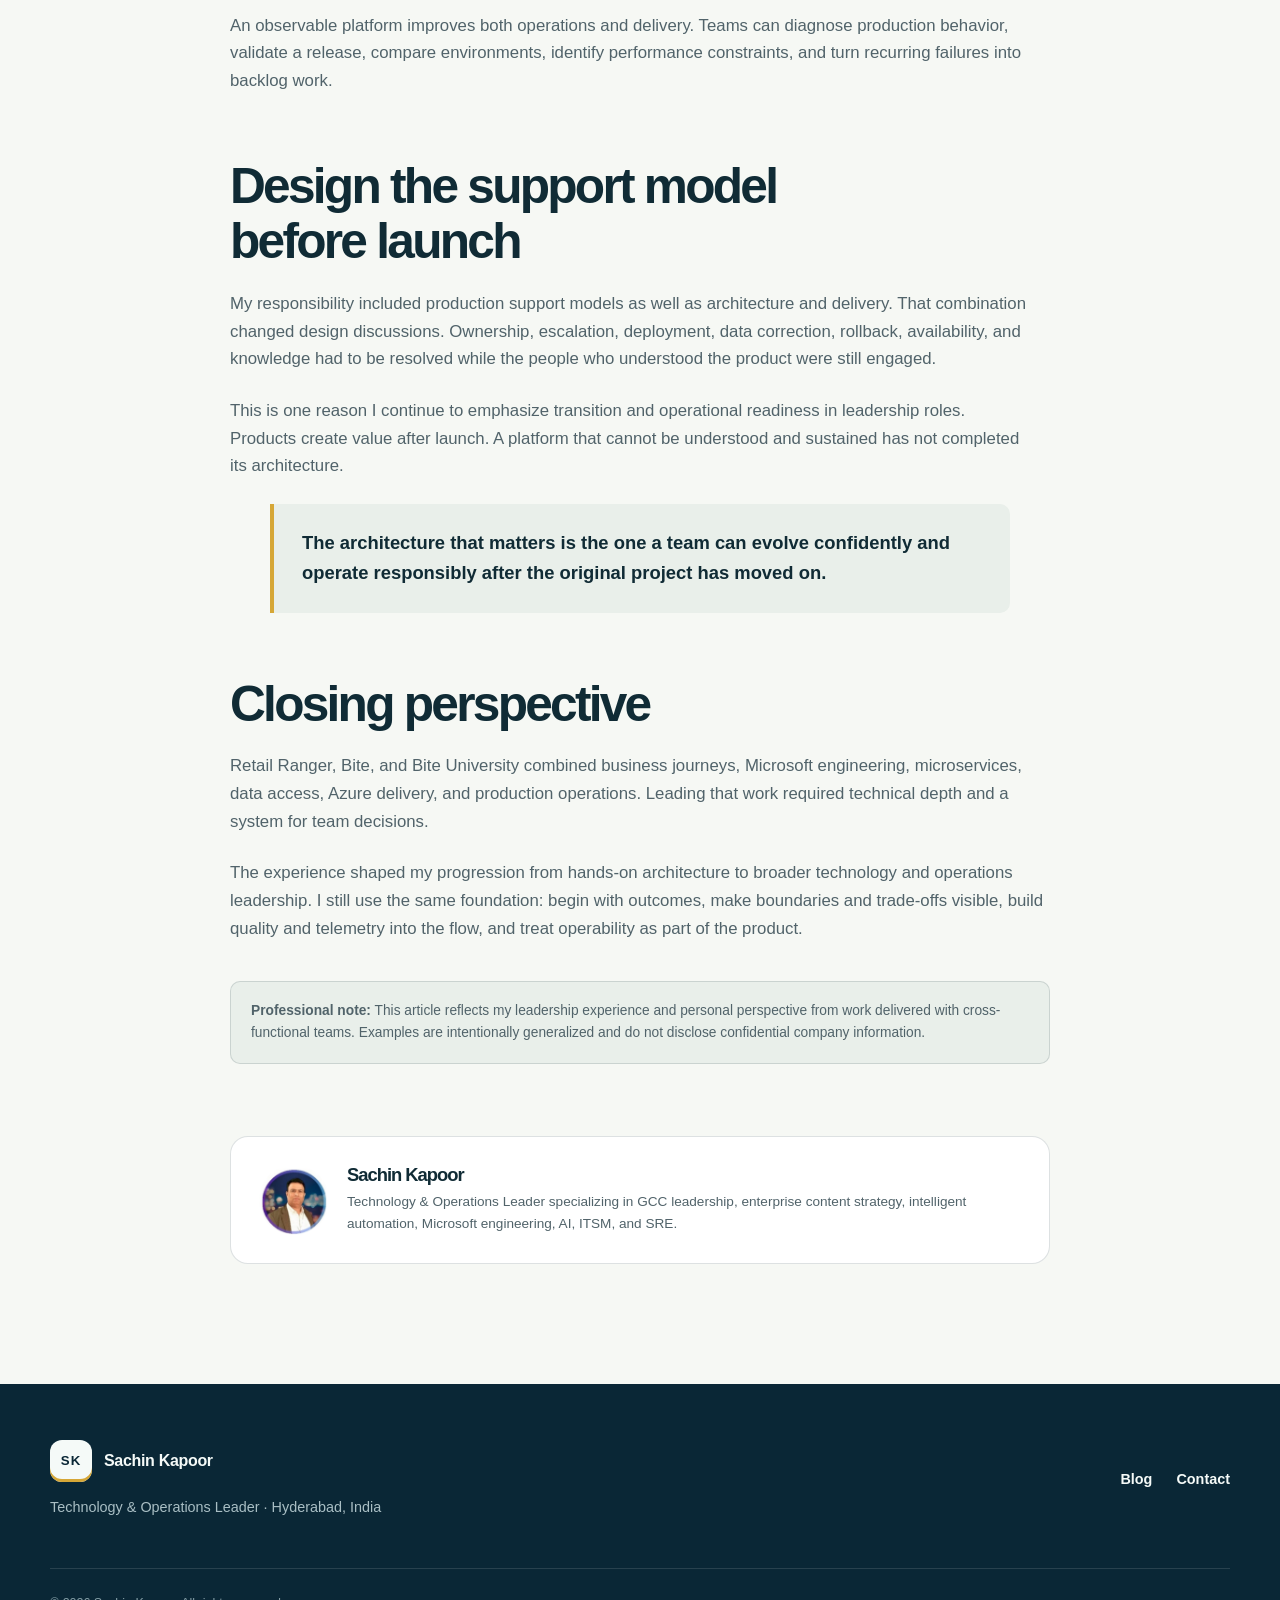
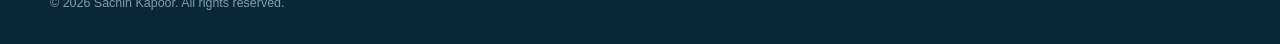
<file: blog/posts/cloud-native-retail-platform-leadership.html>
<!doctype html>
<html lang="en">
  <head>
    <meta charset="UTF-8" />
    <meta name="viewport" content="width=device-width, initial-scale=1.0" />
    <meta name="description" content="Sachin Kapoor reflects on leading architecture and delivery for Sodexo retail platforms Retail Ranger, Bite, and Bite University through CGI Inc. and Netlink Software Group." />
    <meta name="author" content="Sachin Kapoor" />
    <meta property="og:type" content="article" />
    <meta property="og:title" content="Leading cloud-native retail platforms from architecture to operations" />
    <meta property="og:description" content="Lessons from translating retail journeys into .NET microservices, delivery standards, telemetry, and production support models." />
    <meta property="og:url" content="https://sachin-kapoor.com/blog/posts/cloud-native-retail-platform-leadership.html" />
    <meta property="og:image" content="https://sachin-kapoor.com/assets/images/profile-photo.png" />
    <meta property="article:published_time" content="2026-08-30" />
    <meta property="article:author" content="Sachin Kapoor" />
    <meta property="article:section" content="Engineering Leadership" />
    <link rel="canonical" href="https://sachin-kapoor.com/blog/posts/cloud-native-retail-platform-leadership.html" />
    <link rel="icon" href="../../assets/images/favicon.png" type="image/png" />
    <link rel="stylesheet" href="../../assets/css/styles.css" />
    <link rel="stylesheet" href="../../assets/css/blog.css?v=20260830" />
    <script>document.documentElement.classList.add("js");try{document.documentElement.dataset.theme=localStorage.getItem("portfolio-theme")||(window.matchMedia("(prefers-color-scheme: dark)").matches?"dark":"light")}catch(error){document.documentElement.dataset.theme="light"}</script>
    <script src="../../assets/js/main.js" defer></script>
    <title>Leading cloud-native retail platforms from architecture to operations | Sachin Kapoor</title>
  </head>
  <body>
    <a class="skip-link" href="#article-content">Skip to article</a>
    <header class="site-header" data-header><div class="container nav-shell"><a class="brand" href="../../" aria-label="Sachin Kapoor portfolio home"><span class="brand-mark" aria-hidden="true">SK</span><span class="brand-name">Sachin Kapoor</span></a><nav class="site-nav" id="site-nav" aria-label="Primary navigation" data-nav><a href="../../">Portfolio</a><a href="../" aria-current="page">Blog</a><a href="../../#contact">Contact</a></nav><div class="nav-actions"><button class="icon-button theme-toggle" type="button" aria-label="Switch color theme" title="Switch color theme" data-theme-toggle><span class="theme-icon" aria-hidden="true">◐</span></button><button class="icon-button menu-toggle" type="button" aria-label="Open navigation menu" aria-controls="site-nav" aria-expanded="false" data-menu-toggle><span></span><span></span><span></span></button></div></div></header>
    <main class="article-main" id="article-content">
      <article class="article-shell">
        <a class="article-back" href="../">← Back to all articles</a>
        <header class="article-header">
          <p class="eyebrow">Engineering Leadership</p>
          <h1>Leading cloud-native retail platforms from architecture to operations</h1>
          <p class="article-deck">What Retail Ranger, Bite, and Bite University taught me about translating customer journeys into architecture, team standards, telemetry, and support.</p>
          <div class="article-meta"><span>By Sachin Kapoor</span><time datetime="2026-08-30">30 August 2026</time><span>7 min read</span></div>
          <dl class="article-context"><div><dt>Previous-organization context</dt><dd>Sodexo via CGI Inc. / Netlink</dd></div><div><dt>Role</dt><dd>Manager Consulting Expert / Architect</dd></div></dl>
        </header>
        <div class="article-content">
          <p>Retail platforms are experienced as a simple sequence of actions: find a location, view a menu, personalize a choice, place an order, receive a promotion, give feedback, or manage a unit. Behind that journey is a network of services, data, rules, integrations, releases, and operational commitments.</p>
          <p>From 2018 to 2021, I led architecture and delivery for Sodexo's Retail Ranger, Bite, and Bite University platforms through CGI Inc. and Netlink Software Group. I directed a 10+ member onsite/offshore team and translated business needs into architecture, estimates, delivery plans, engineering standards, and production support models.</p>
          <p>This experience strengthened the leadership approach I still use: architecture is not a diagram produced before delivery. It is a set of decisions that must remain understandable, testable, observable, and operable throughout the product lifecycle.</p>

          <h2>Begin with journeys and capabilities</h2>
          <p>I worked backward from retail journeys into the capabilities the platform needed: location discovery, menu personalization, ordering, promotions, feedback, learning, and unit-manager operations. This helps the team avoid organizing the solution around screens or temporary project boundaries.</p>
          <p>Capability boundaries also create better conversations with business stakeholders. Instead of discussing a technical component in isolation, the team can explain which journey it enables, which rules it owns, and what failure means to the user.</p>

          <h2>Use layers to make change safer</h2>
          <p>The solutions used .NET Core/.NET 5, C#, ASP.NET Web API, Angular, Azure PaaS, Azure Functions, SQL Server, and Azure DevOps. I led the design and delivery of web/mobile, API, domain, service, and repository layers using Entity Framework, ADO.NET, LINQ, and stored procedures.</p>
          <p>The purpose of layers was not architectural ceremony. It was to create clear responsibility, make business behavior testable, limit the effect of change, and let teams reason about the system. A good boundary should help a developer answer: where does this rule belong, what can it depend on, and how will we know if it fails?</p>

          <h2>Lead the team through engineering standards</h2>
          <ul class="principle-list">
            <li><strong>Make decisions visible</strong>Capture the reason, trade-off, and consequence behind important architecture choices.</li>
            <li><strong>Define interfaces deliberately</strong>APIs and service contracts need ownership, validation, versioning, failure behavior, and useful error handling.</li>
            <li><strong>Build quality into delivery</strong>Code review, automated testing, CI/CD, environment control, and release evidence should be part of normal flow.</li>
            <li><strong>Plan across onsite and offshore work</strong>Clear outcomes, dependency visibility, shared standards, and overlap for high-risk decisions reduce coordination loss.</li>
            <li><strong>Connect delivery and support</strong>The people building a capability should understand its telemetry, failure modes, runbooks, and production expectations.</li>
          </ul>

          <h2>Make telemetry an architecture feature</h2>
          <p>I implemented Application Insights telemetry and managed CI/CD across QA, onboarding, and production. Telemetry was not an afterthought for the support team. It was part of how we understood requests, dependencies, performance, failures, and user journeys.</p>
          <p>An observable platform improves both operations and delivery. Teams can diagnose production behavior, validate a release, compare environments, identify performance constraints, and turn recurring failures into backlog work.</p>

          <h2>Design the support model before launch</h2>
          <p>My responsibility included production support models as well as architecture and delivery. That combination changed design discussions. Ownership, escalation, deployment, data correction, rollback, availability, and knowledge had to be resolved while the people who understood the product were still engaged.</p>
          <p>This is one reason I continue to emphasize transition and operational readiness in leadership roles. Products create value after launch. A platform that cannot be understood and sustained has not completed its architecture.</p>

          <blockquote>The architecture that matters is the one a team can evolve confidently and operate responsibly after the original project has moved on.</blockquote>

          <h2>Closing perspective</h2>
          <p>Retail Ranger, Bite, and Bite University combined business journeys, Microsoft engineering, microservices, data access, Azure delivery, and production operations. Leading that work required technical depth and a system for team decisions.</p>
          <p>The experience shaped my progression from hands-on architecture to broader technology and operations leadership. I still use the same foundation: begin with outcomes, make boundaries and trade-offs visible, build quality and telemetry into the flow, and treat operability as part of the product.</p>
          <p class="article-disclosure"><strong>Professional note:</strong> This article reflects my leadership experience and personal perspective from work delivered with cross-functional teams. Examples are intentionally generalized and do not disclose confidential company information.</p>
        </div>
        <aside class="article-author" aria-label="About the author"><img src="../../assets/images/profile-photo.png" width="70" height="70" alt="Portrait of Sachin Kapoor" /><div><h2>Sachin Kapoor</h2><p>Technology &amp; Operations Leader specializing in GCC leadership, enterprise content strategy, intelligent automation, Microsoft engineering, AI, ITSM, and SRE.</p></div></aside>
      </article>
    </main>
    <footer class="site-footer"><div class="container footer-grid"><div><a class="brand footer-brand" href="../../" aria-label="Portfolio home"><span class="brand-mark" aria-hidden="true">SK</span><span class="brand-name">Sachin Kapoor</span></a><p>Technology &amp; Operations Leader · Hyderabad, India</p></div><div class="footer-links"><a href="../">Blog</a><a href="../../#contact">Contact</a></div><p class="copyright">© <span data-current-year>2026</span> Sachin Kapoor. All rights reserved.</p></div></footer>
  </body>
</html>
</file>
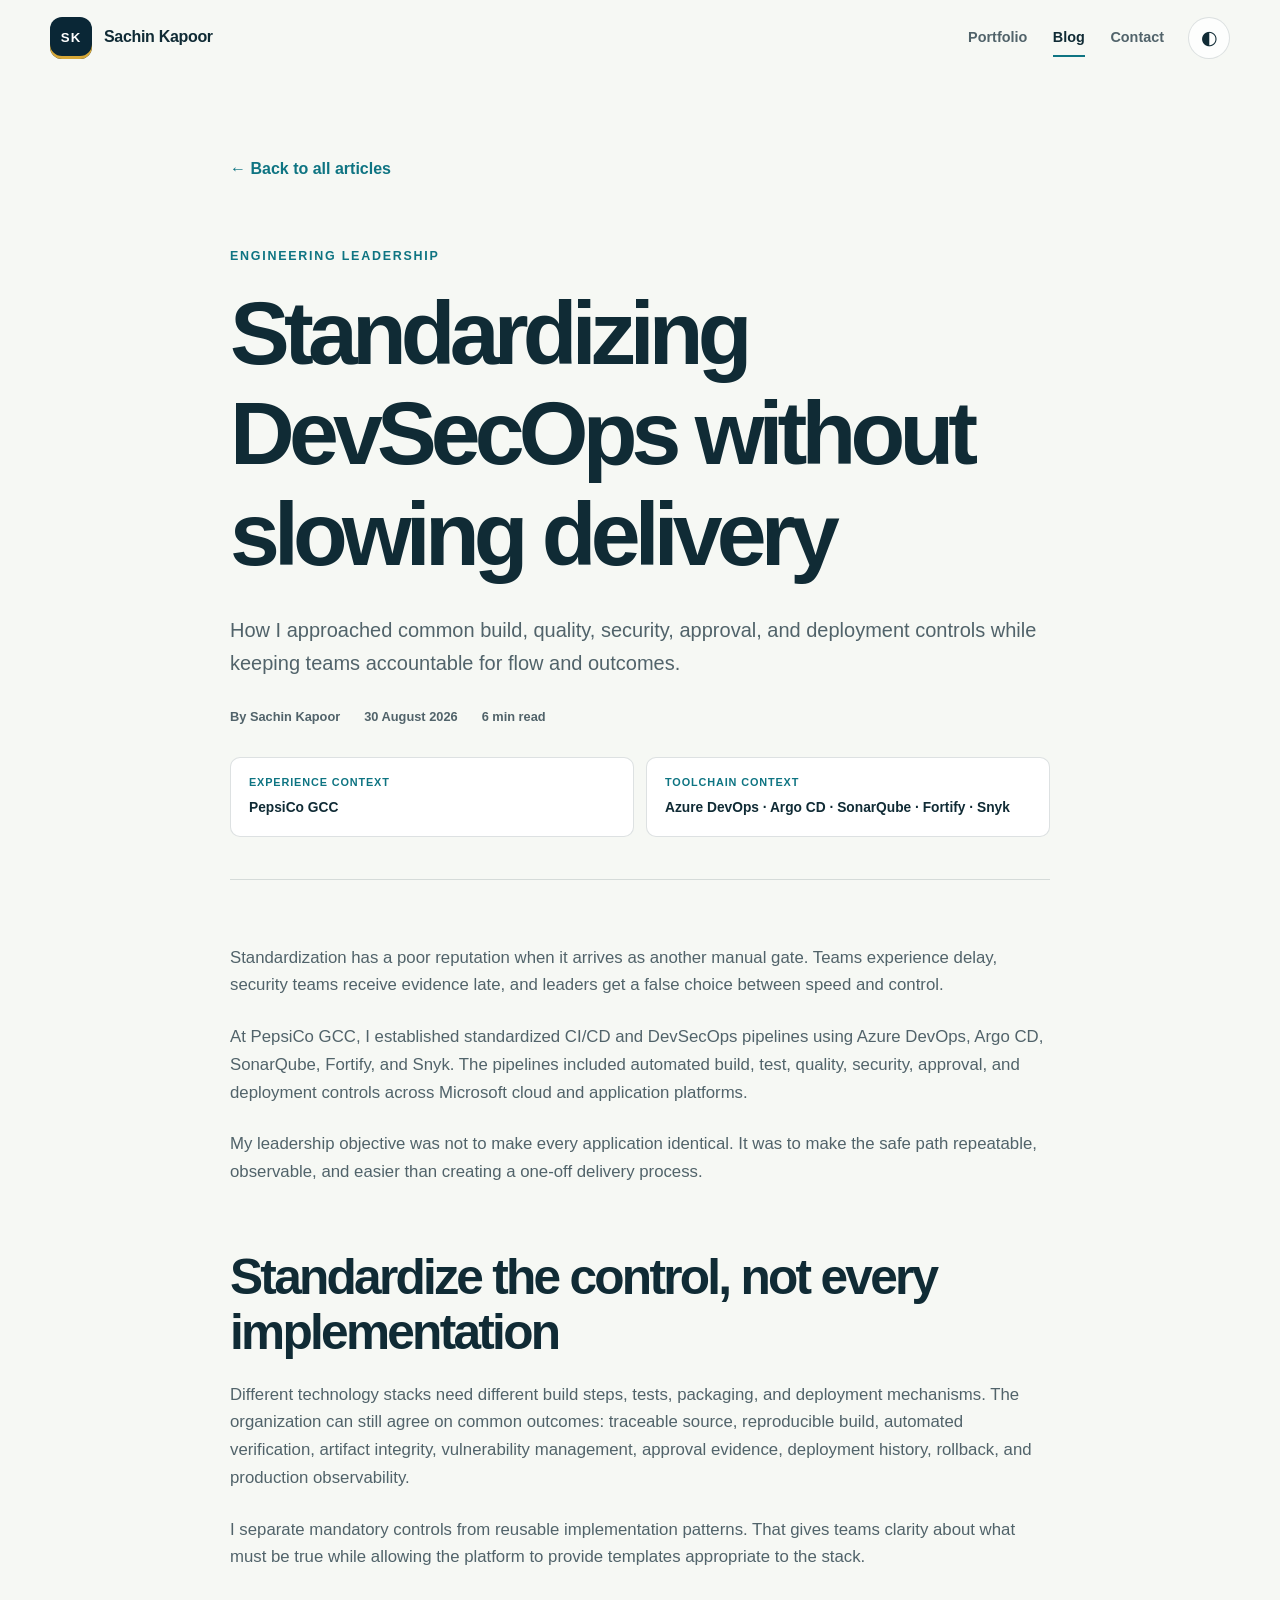
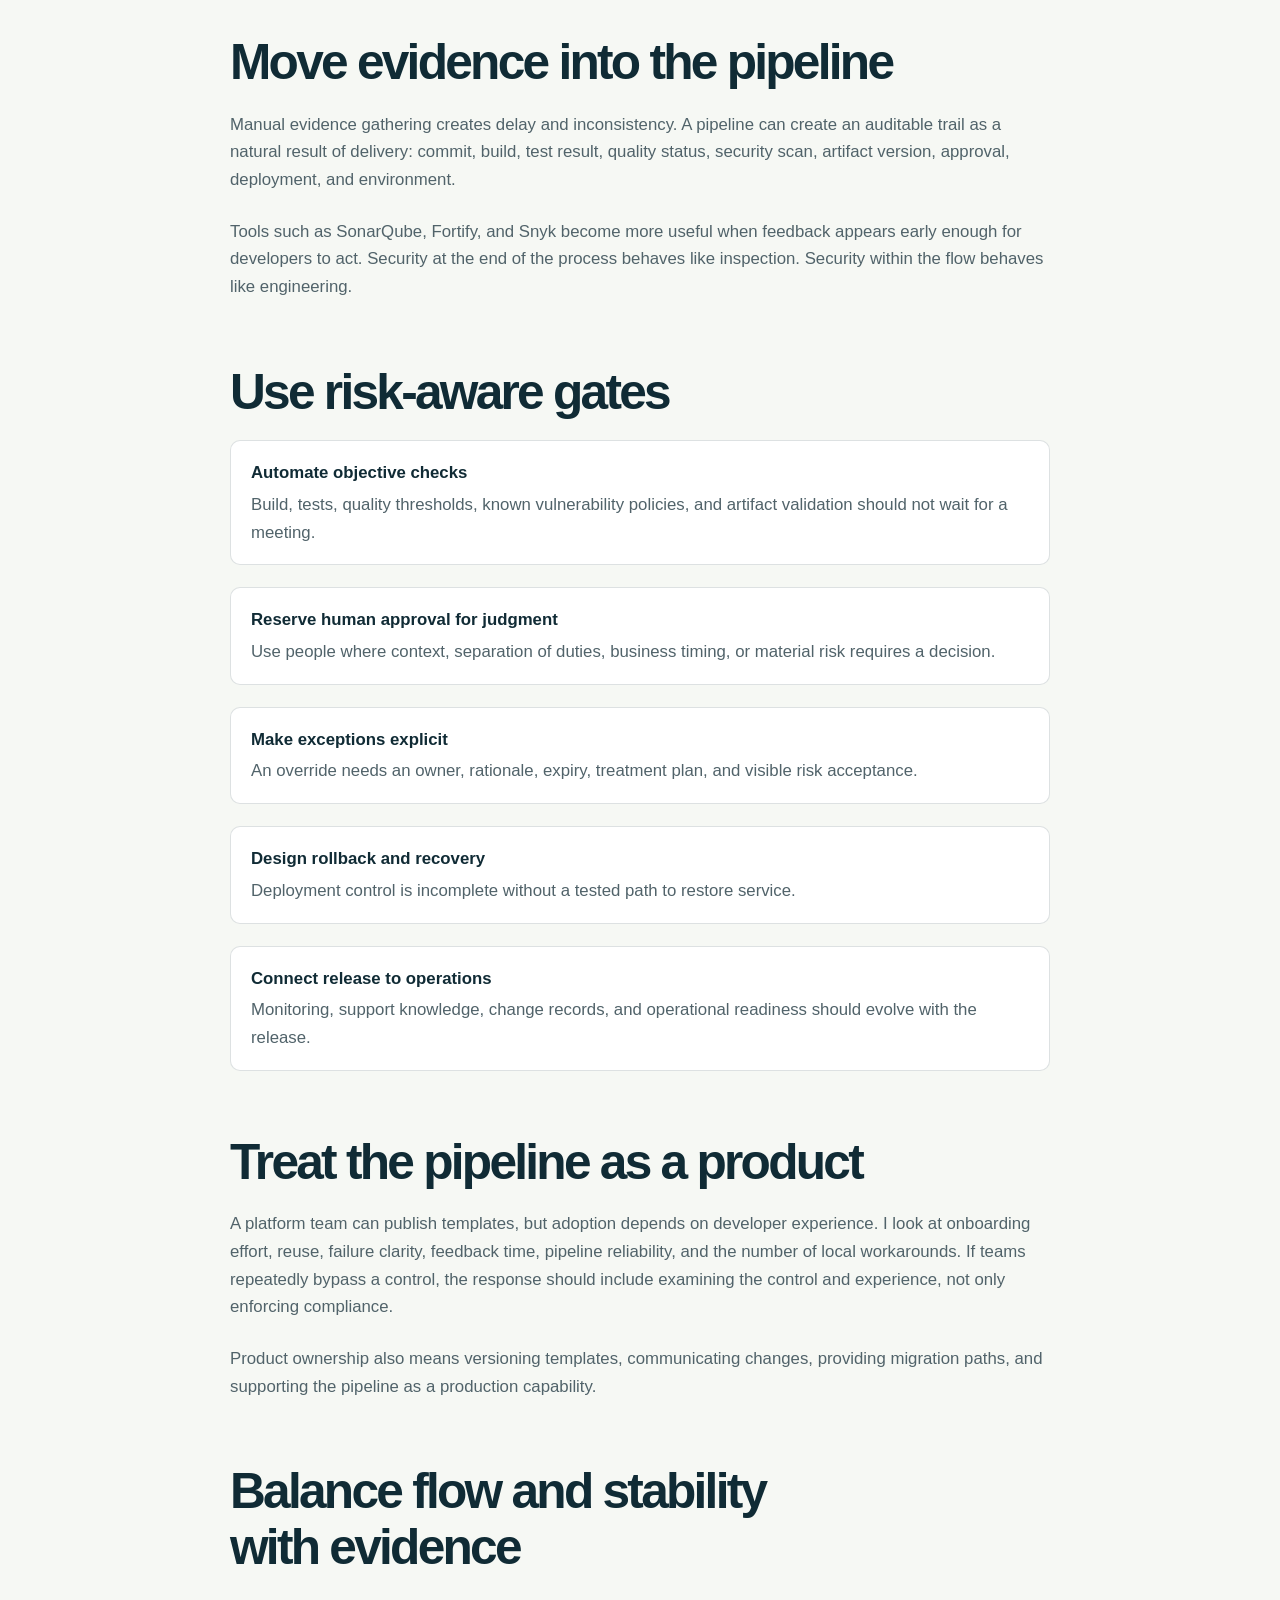
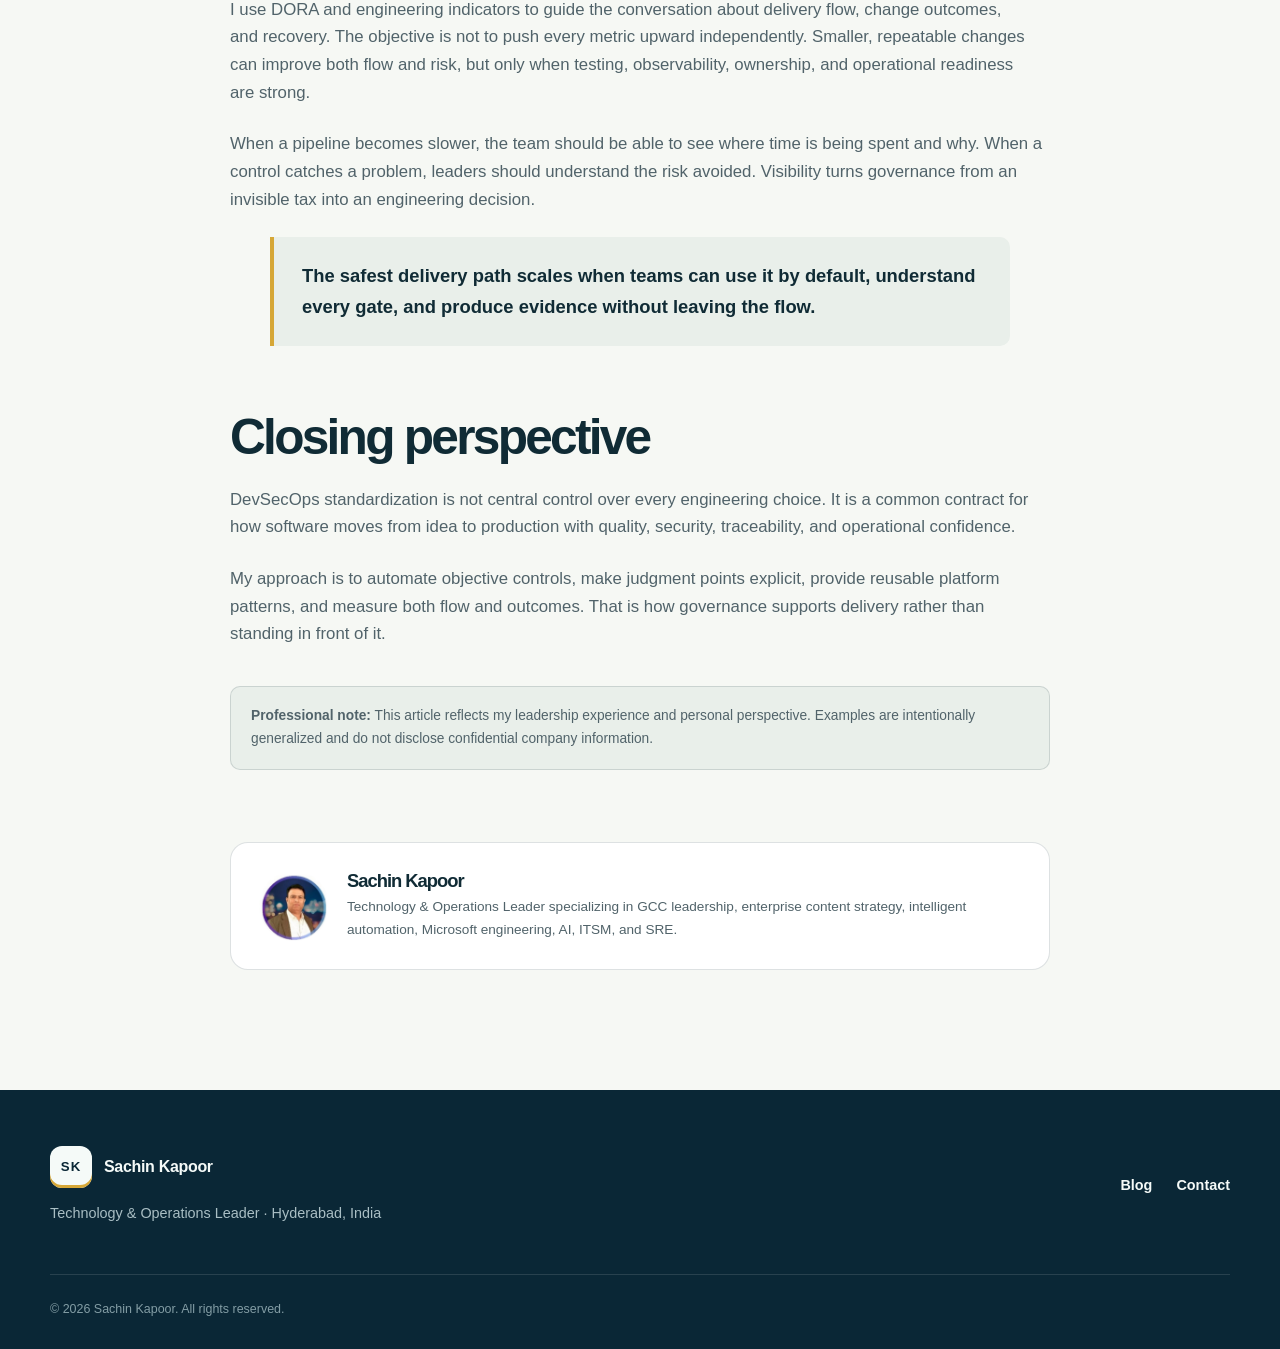
<file: blog/posts/devsecops-without-slowing-delivery.html>
<!doctype html>
<html lang="en">
  <head>
    <meta charset="UTF-8" />
    <meta name="viewport" content="width=device-width, initial-scale=1.0" />
    <meta name="description" content="Sachin Kapoor explains how he led standardized CI/CD and DevSecOps controls across Microsoft cloud and application platforms without making governance a delivery bottleneck." />
    <meta name="author" content="Sachin Kapoor" />
    <meta property="og:type" content="article" />
    <meta property="og:title" content="Standardizing DevSecOps without slowing delivery" />
    <meta property="og:description" content="A leadership model for common build, quality, security, approval, and deployment controls with accountable team flow." />
    <meta property="og:url" content="https://sachin-kapoor.com/blog/posts/devsecops-without-slowing-delivery.html" />
    <meta property="og:image" content="https://sachin-kapoor.com/assets/images/profile-photo.png" />
    <meta property="article:published_time" content="2026-08-30" />
    <meta property="article:author" content="Sachin Kapoor" />
    <meta property="article:section" content="Engineering Leadership" />
    <link rel="canonical" href="https://sachin-kapoor.com/blog/posts/devsecops-without-slowing-delivery.html" />
    <link rel="icon" href="../../assets/images/favicon.png" type="image/png" />
    <link rel="stylesheet" href="../../assets/css/styles.css" />
    <link rel="stylesheet" href="../../assets/css/blog.css?v=20260830" />
    <script>document.documentElement.classList.add("js");try{document.documentElement.dataset.theme=localStorage.getItem("portfolio-theme")||(window.matchMedia("(prefers-color-scheme: dark)").matches?"dark":"light")}catch(error){document.documentElement.dataset.theme="light"}</script>
    <script src="../../assets/js/main.js" defer></script>
    <title>Standardizing DevSecOps without slowing delivery | Sachin Kapoor</title>
  </head>
  <body>
    <a class="skip-link" href="#article-content">Skip to article</a>
    <header class="site-header" data-header><div class="container nav-shell"><a class="brand" href="../../" aria-label="Sachin Kapoor portfolio home"><span class="brand-mark" aria-hidden="true">SK</span><span class="brand-name">Sachin Kapoor</span></a><nav class="site-nav" id="site-nav" aria-label="Primary navigation" data-nav><a href="../../">Portfolio</a><a href="../" aria-current="page">Blog</a><a href="../../#contact">Contact</a></nav><div class="nav-actions"><button class="icon-button theme-toggle" type="button" aria-label="Switch color theme" title="Switch color theme" data-theme-toggle><span class="theme-icon" aria-hidden="true">◐</span></button><button class="icon-button menu-toggle" type="button" aria-label="Open navigation menu" aria-controls="site-nav" aria-expanded="false" data-menu-toggle><span></span><span></span><span></span></button></div></div></header>
    <main class="article-main" id="article-content">
      <article class="article-shell">
        <a class="article-back" href="../">← Back to all articles</a>
        <header class="article-header">
          <p class="eyebrow">Engineering Leadership</p>
          <h1>Standardizing DevSecOps without slowing delivery</h1>
          <p class="article-deck">How I approached common build, quality, security, approval, and deployment controls while keeping teams accountable for flow and outcomes.</p>
          <div class="article-meta"><span>By Sachin Kapoor</span><time datetime="2026-08-30">30 August 2026</time><span>6 min read</span></div>
          <dl class="article-context"><div><dt>Experience context</dt><dd>PepsiCo GCC</dd></div><div><dt>Toolchain context</dt><dd>Azure DevOps · Argo CD · SonarQube · Fortify · Snyk</dd></div></dl>
        </header>
        <div class="article-content">
          <p>Standardization has a poor reputation when it arrives as another manual gate. Teams experience delay, security teams receive evidence late, and leaders get a false choice between speed and control.</p>
          <p>At PepsiCo GCC, I established standardized CI/CD and DevSecOps pipelines using Azure DevOps, Argo CD, SonarQube, Fortify, and Snyk. The pipelines included automated build, test, quality, security, approval, and deployment controls across Microsoft cloud and application platforms.</p>
          <p>My leadership objective was not to make every application identical. It was to make the safe path repeatable, observable, and easier than creating a one-off delivery process.</p>

          <h2>Standardize the control, not every implementation</h2>
          <p>Different technology stacks need different build steps, tests, packaging, and deployment mechanisms. The organization can still agree on common outcomes: traceable source, reproducible build, automated verification, artifact integrity, vulnerability management, approval evidence, deployment history, rollback, and production observability.</p>
          <p>I separate mandatory controls from reusable implementation patterns. That gives teams clarity about what must be true while allowing the platform to provide templates appropriate to the stack.</p>

          <h2>Move evidence into the pipeline</h2>
          <p>Manual evidence gathering creates delay and inconsistency. A pipeline can create an auditable trail as a natural result of delivery: commit, build, test result, quality status, security scan, artifact version, approval, deployment, and environment.</p>
          <p>Tools such as SonarQube, Fortify, and Snyk become more useful when feedback appears early enough for developers to act. Security at the end of the process behaves like inspection. Security within the flow behaves like engineering.</p>

          <h2>Use risk-aware gates</h2>
          <ul class="principle-list">
            <li><strong>Automate objective checks</strong>Build, tests, quality thresholds, known vulnerability policies, and artifact validation should not wait for a meeting.</li>
            <li><strong>Reserve human approval for judgment</strong>Use people where context, separation of duties, business timing, or material risk requires a decision.</li>
            <li><strong>Make exceptions explicit</strong>An override needs an owner, rationale, expiry, treatment plan, and visible risk acceptance.</li>
            <li><strong>Design rollback and recovery</strong>Deployment control is incomplete without a tested path to restore service.</li>
            <li><strong>Connect release to operations</strong>Monitoring, support knowledge, change records, and operational readiness should evolve with the release.</li>
          </ul>

          <h2>Treat the pipeline as a product</h2>
          <p>A platform team can publish templates, but adoption depends on developer experience. I look at onboarding effort, reuse, failure clarity, feedback time, pipeline reliability, and the number of local workarounds. If teams repeatedly bypass a control, the response should include examining the control and experience, not only enforcing compliance.</p>
          <p>Product ownership also means versioning templates, communicating changes, providing migration paths, and supporting the pipeline as a production capability.</p>

          <h2>Balance flow and stability with evidence</h2>
          <p>I use DORA and engineering indicators to guide the conversation about delivery flow, change outcomes, and recovery. The objective is not to push every metric upward independently. Smaller, repeatable changes can improve both flow and risk, but only when testing, observability, ownership, and operational readiness are strong.</p>
          <p>When a pipeline becomes slower, the team should be able to see where time is being spent and why. When a control catches a problem, leaders should understand the risk avoided. Visibility turns governance from an invisible tax into an engineering decision.</p>

          <blockquote>The safest delivery path scales when teams can use it by default, understand every gate, and produce evidence without leaving the flow.</blockquote>

          <h2>Closing perspective</h2>
          <p>DevSecOps standardization is not central control over every engineering choice. It is a common contract for how software moves from idea to production with quality, security, traceability, and operational confidence.</p>
          <p>My approach is to automate objective controls, make judgment points explicit, provide reusable platform patterns, and measure both flow and outcomes. That is how governance supports delivery rather than standing in front of it.</p>
          <p class="article-disclosure"><strong>Professional note:</strong> This article reflects my leadership experience and personal perspective. Examples are intentionally generalized and do not disclose confidential company information.</p>
        </div>
        <aside class="article-author" aria-label="About the author"><img src="../../assets/images/profile-photo.png" width="70" height="70" alt="Portrait of Sachin Kapoor" /><div><h2>Sachin Kapoor</h2><p>Technology &amp; Operations Leader specializing in GCC leadership, enterprise content strategy, intelligent automation, Microsoft engineering, AI, ITSM, and SRE.</p></div></aside>
      </article>
    </main>
    <footer class="site-footer"><div class="container footer-grid"><div><a class="brand footer-brand" href="../../" aria-label="Portfolio home"><span class="brand-mark" aria-hidden="true">SK</span><span class="brand-name">Sachin Kapoor</span></a><p>Technology &amp; Operations Leader · Hyderabad, India</p></div><div class="footer-links"><a href="../">Blog</a><a href="../../#contact">Contact</a></div><p class="copyright">© <span data-current-year>2026</span> Sachin Kapoor. All rights reserved.</p></div></footer>
  </body>
</html>
</file>
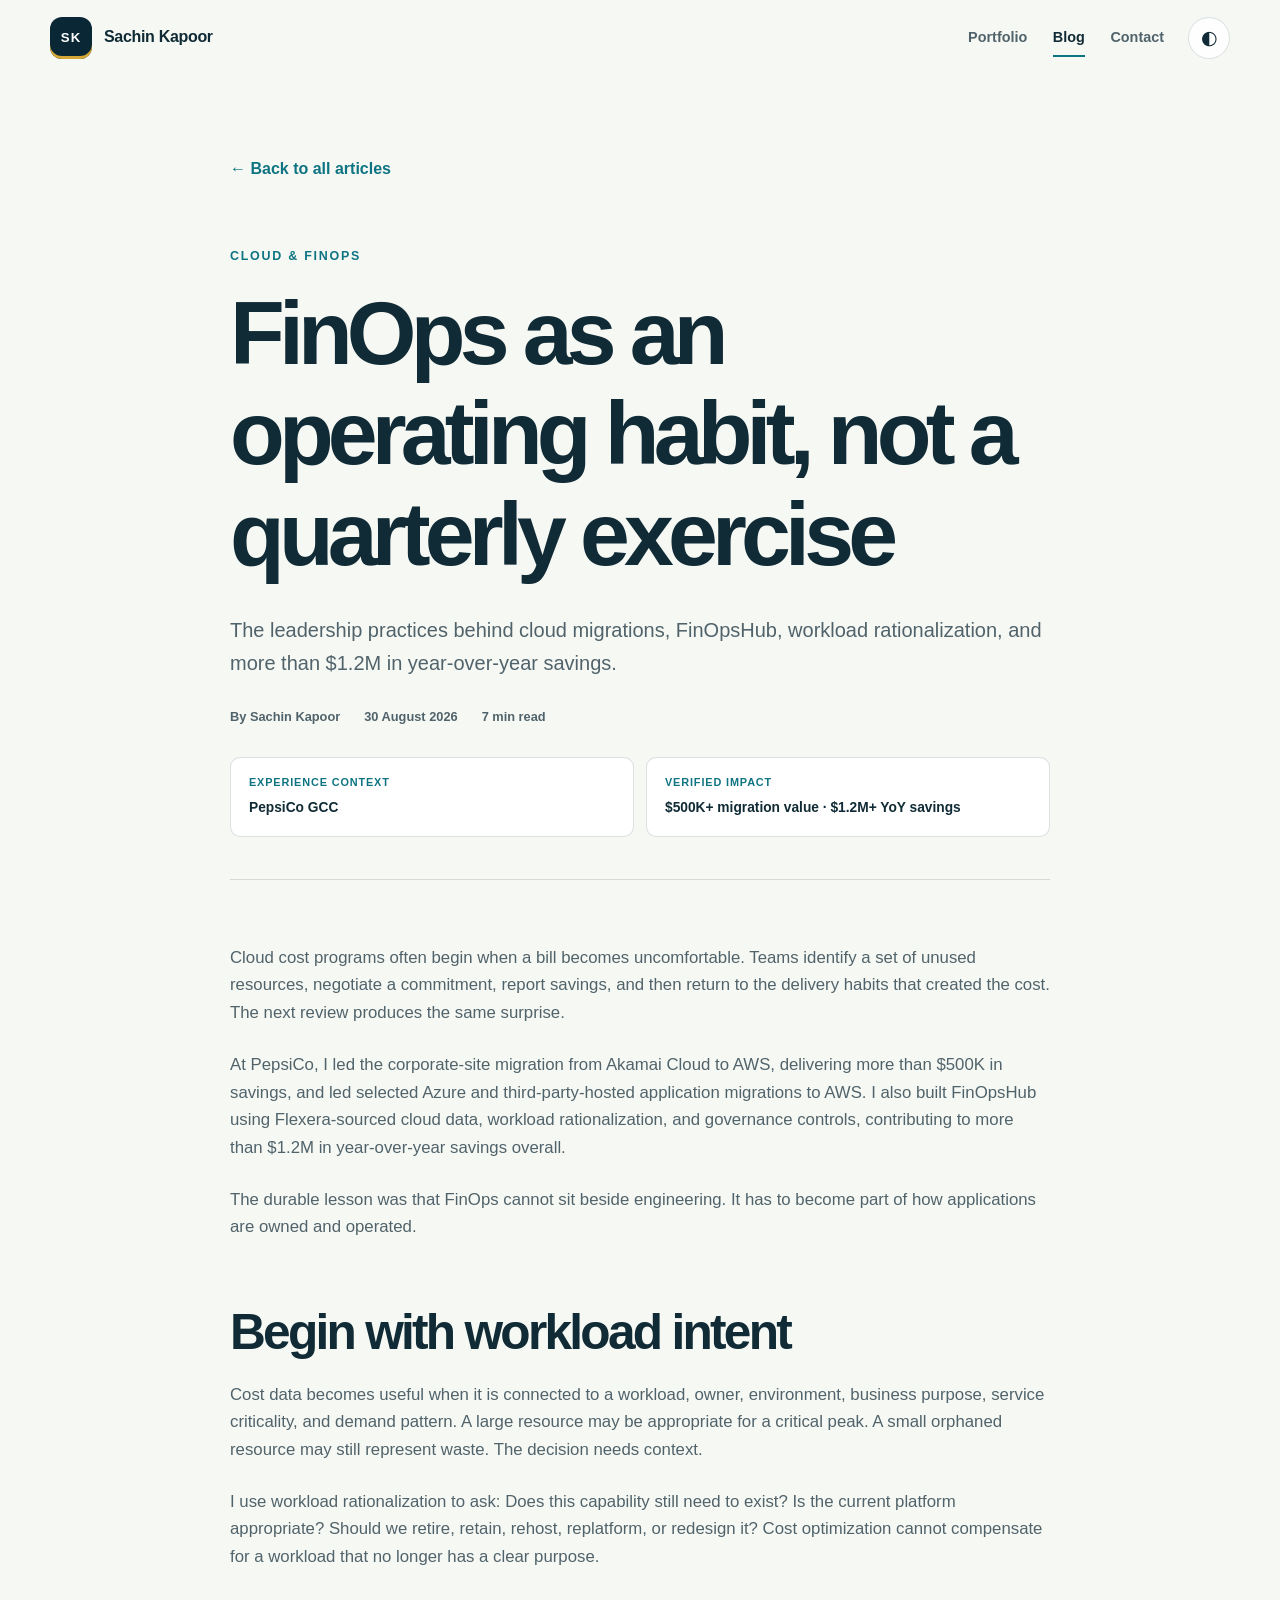
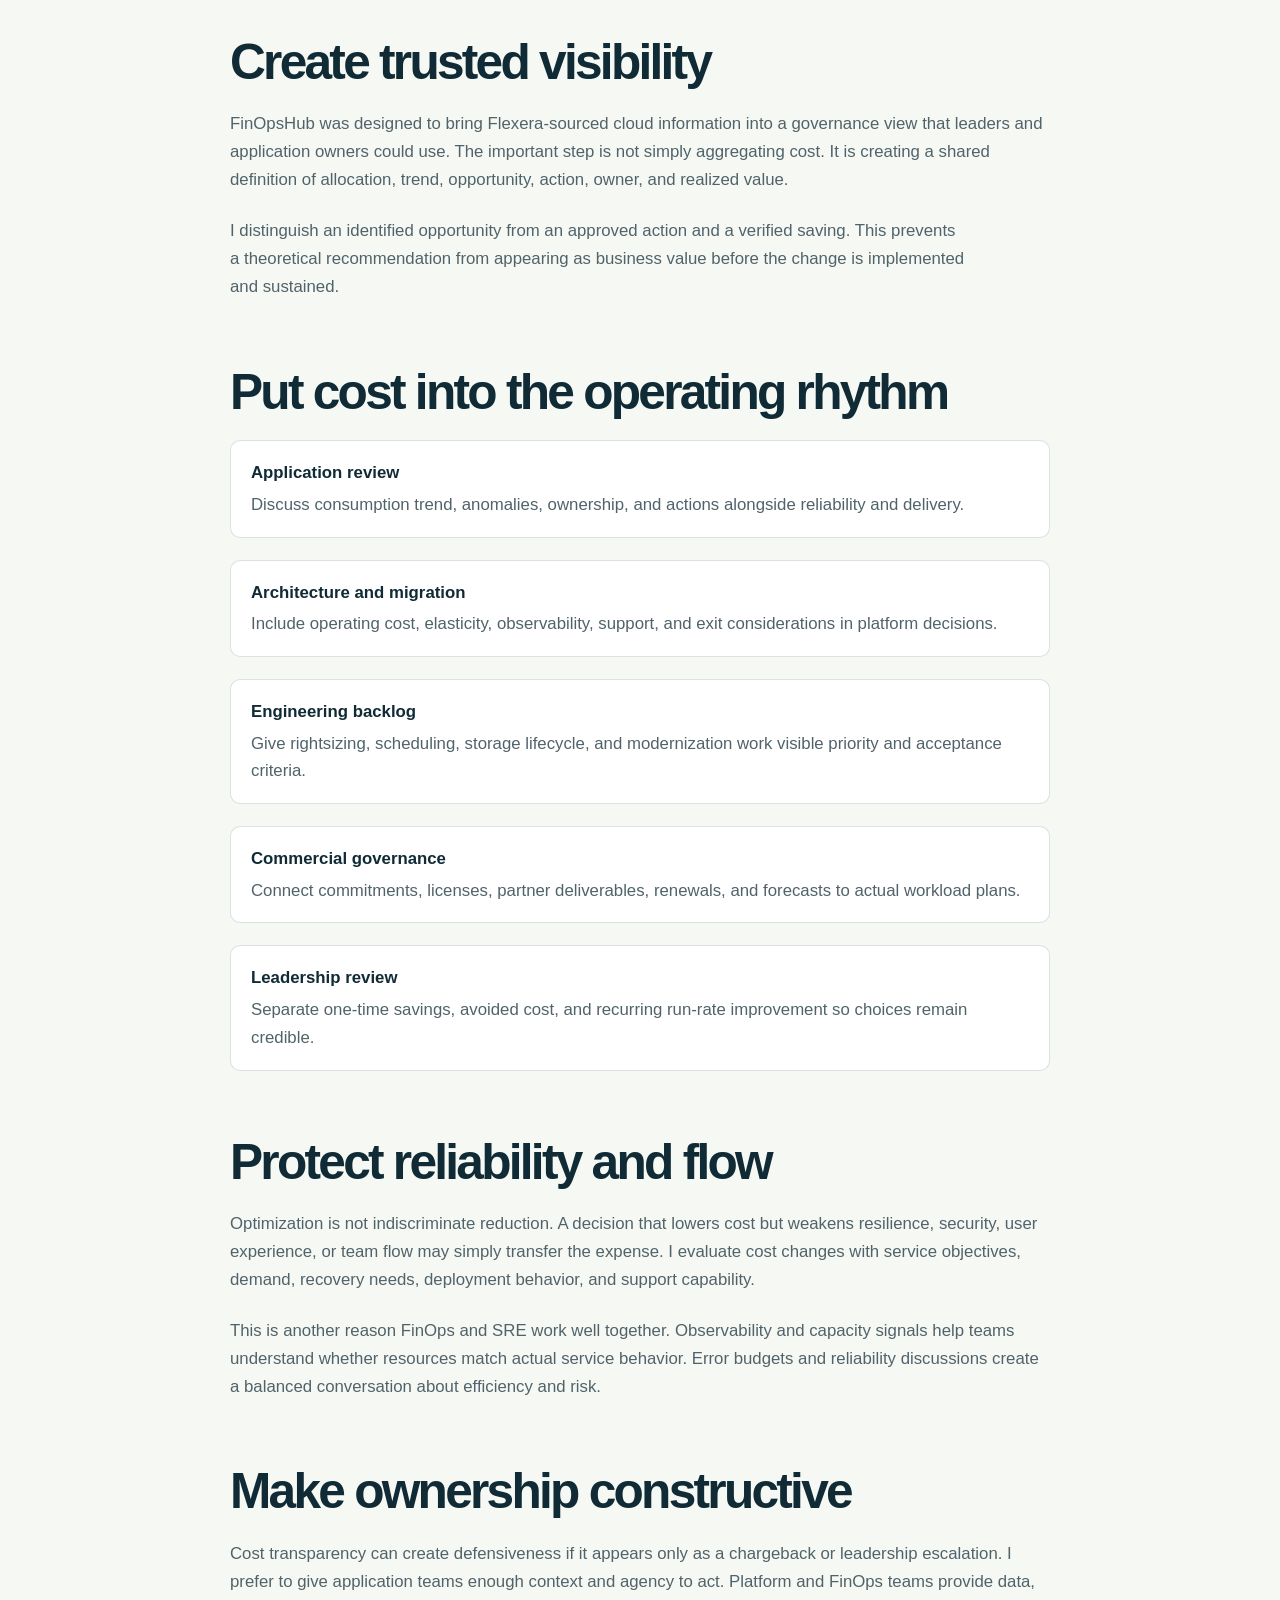
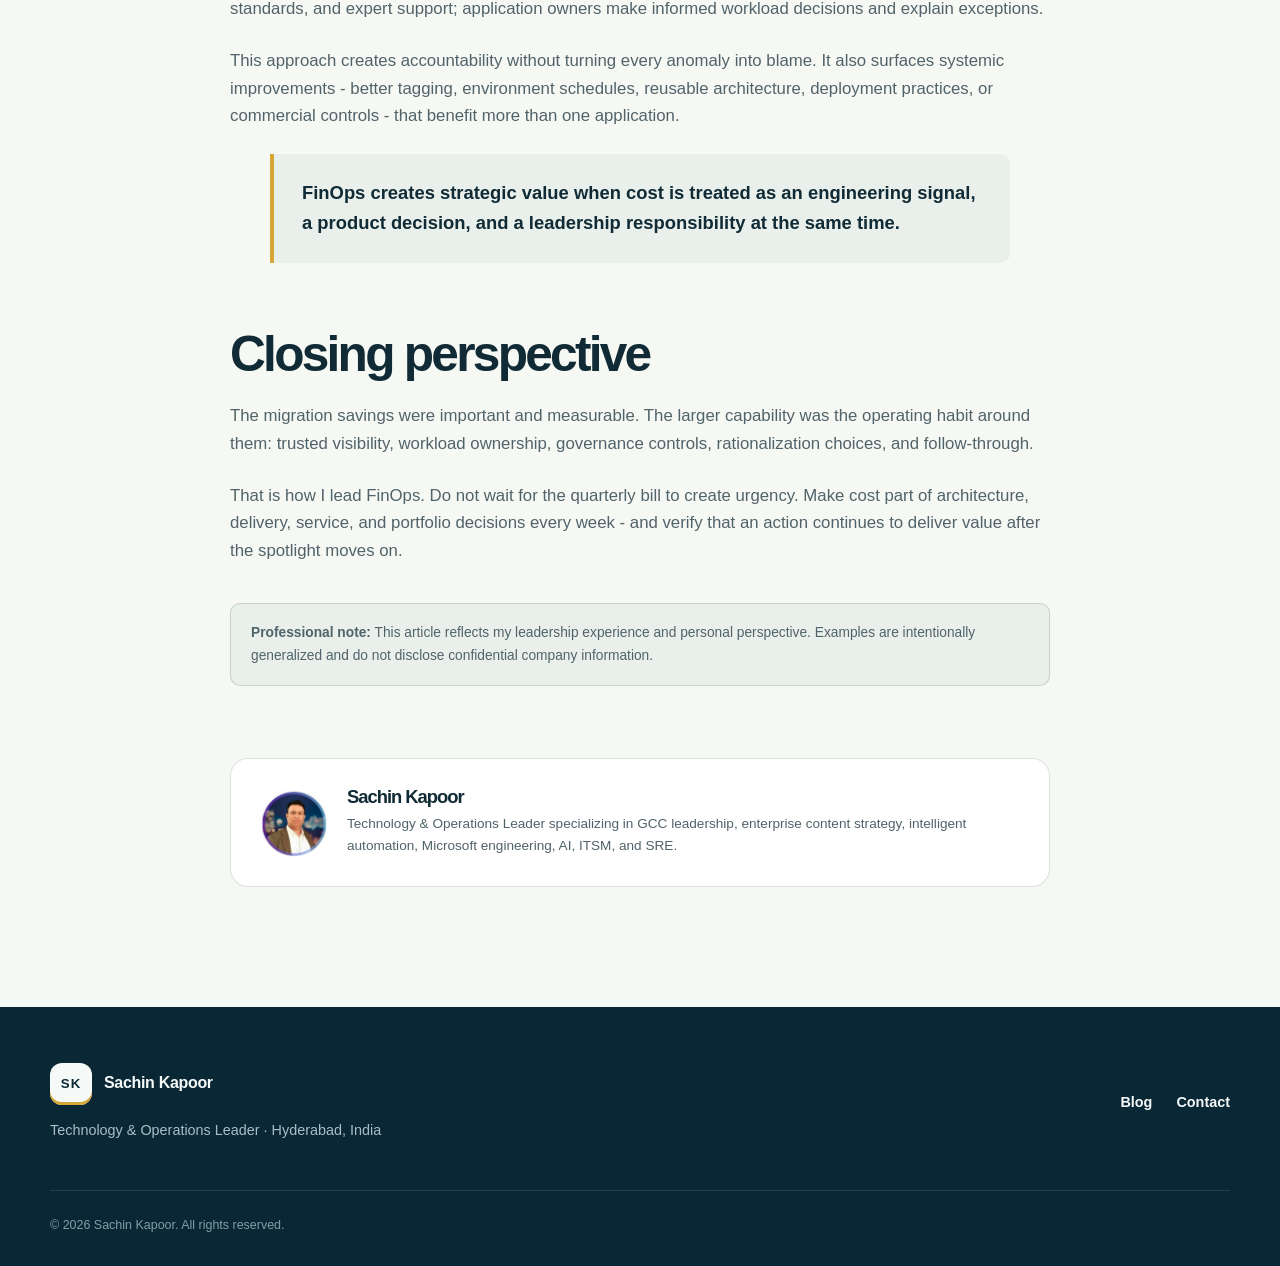
<file: blog/posts/finops-operating-habit.html>
<!doctype html>
<html lang="en">
  <head>
    <meta charset="UTF-8" />
    <meta name="viewport" content="width=device-width, initial-scale=1.0" />
    <meta name="description" content="Sachin Kapoor explains the leadership practices behind PepsiCo cloud migrations, FinOpsHub, workload rationalization, and more than $1.2M in year-over-year savings." />
    <meta name="author" content="Sachin Kapoor" />
    <meta property="og:type" content="article" />
    <meta property="og:title" content="FinOps as an operating habit, not a quarterly exercise" />
    <meta property="og:description" content="How ownership, cost visibility, workload decisions, and governance turn cloud savings into a sustained operating capability." />
    <meta property="og:url" content="https://sachin-kapoor.com/blog/posts/finops-operating-habit.html" />
    <meta property="og:image" content="https://sachin-kapoor.com/assets/images/profile-photo.png" />
    <meta property="article:published_time" content="2026-08-30" />
    <meta property="article:author" content="Sachin Kapoor" />
    <meta property="article:section" content="Cloud &amp; FinOps" />
    <link rel="canonical" href="https://sachin-kapoor.com/blog/posts/finops-operating-habit.html" />
    <link rel="icon" href="../../assets/images/favicon.png" type="image/png" />
    <link rel="stylesheet" href="../../assets/css/styles.css" />
    <link rel="stylesheet" href="../../assets/css/blog.css?v=20260830" />
    <script>document.documentElement.classList.add("js");try{document.documentElement.dataset.theme=localStorage.getItem("portfolio-theme")||(window.matchMedia("(prefers-color-scheme: dark)").matches?"dark":"light")}catch(error){document.documentElement.dataset.theme="light"}</script>
    <script src="../../assets/js/main.js" defer></script>
    <title>FinOps as an operating habit | Sachin Kapoor</title>
  </head>
  <body>
    <a class="skip-link" href="#article-content">Skip to article</a>
    <header class="site-header" data-header><div class="container nav-shell"><a class="brand" href="../../" aria-label="Sachin Kapoor portfolio home"><span class="brand-mark" aria-hidden="true">SK</span><span class="brand-name">Sachin Kapoor</span></a><nav class="site-nav" id="site-nav" aria-label="Primary navigation" data-nav><a href="../../">Portfolio</a><a href="../" aria-current="page">Blog</a><a href="../../#contact">Contact</a></nav><div class="nav-actions"><button class="icon-button theme-toggle" type="button" aria-label="Switch color theme" title="Switch color theme" data-theme-toggle><span class="theme-icon" aria-hidden="true">◐</span></button><button class="icon-button menu-toggle" type="button" aria-label="Open navigation menu" aria-controls="site-nav" aria-expanded="false" data-menu-toggle><span></span><span></span><span></span></button></div></div></header>
    <main class="article-main" id="article-content">
      <article class="article-shell">
        <a class="article-back" href="../">← Back to all articles</a>
        <header class="article-header">
          <p class="eyebrow">Cloud &amp; FinOps</p>
          <h1>FinOps as an operating habit, not a quarterly exercise</h1>
          <p class="article-deck">The leadership practices behind cloud migrations, FinOpsHub, workload rationalization, and more than $1.2M in year-over-year savings.</p>
          <div class="article-meta"><span>By Sachin Kapoor</span><time datetime="2026-08-30">30 August 2026</time><span>7 min read</span></div>
          <dl class="article-context"><div><dt>Experience context</dt><dd>PepsiCo GCC</dd></div><div><dt>Verified impact</dt><dd>$500K+ migration value · $1.2M+ YoY savings</dd></div></dl>
        </header>
        <div class="article-content">
          <p>Cloud cost programs often begin when a bill becomes uncomfortable. Teams identify a set of unused resources, negotiate a commitment, report savings, and then return to the delivery habits that created the cost. The next review produces the same surprise.</p>
          <p>At PepsiCo, I led the corporate-site migration from Akamai Cloud to AWS, delivering more than $500K in savings, and led selected Azure and third-party-hosted application migrations to AWS. I also built FinOpsHub using Flexera-sourced cloud data, workload rationalization, and governance controls, contributing to more than $1.2M in year-over-year savings overall.</p>
          <p>The durable lesson was that FinOps cannot sit beside engineering. It has to become part of how applications are owned and operated.</p>

          <h2>Begin with workload intent</h2>
          <p>Cost data becomes useful when it is connected to a workload, owner, environment, business purpose, service criticality, and demand pattern. A large resource may be appropriate for a critical peak. A small orphaned resource may still represent waste. The decision needs context.</p>
          <p>I use workload rationalization to ask: Does this capability still need to exist? Is the current platform appropriate? Should we retire, retain, rehost, replatform, or redesign it? Cost optimization cannot compensate for a workload that no longer has a clear purpose.</p>

          <h2>Create trusted visibility</h2>
          <p>FinOpsHub was designed to bring Flexera-sourced cloud information into a governance view that leaders and application owners could use. The important step is not simply aggregating cost. It is creating a shared definition of allocation, trend, opportunity, action, owner, and realized value.</p>
          <p>I distinguish an identified opportunity from an approved action and a verified saving. This prevents a theoretical recommendation from appearing as business value before the change is implemented and sustained.</p>

          <h2>Put cost into the operating rhythm</h2>
          <ul class="principle-list">
            <li><strong>Application review</strong>Discuss consumption trend, anomalies, ownership, and actions alongside reliability and delivery.</li>
            <li><strong>Architecture and migration</strong>Include operating cost, elasticity, observability, support, and exit considerations in platform decisions.</li>
            <li><strong>Engineering backlog</strong>Give rightsizing, scheduling, storage lifecycle, and modernization work visible priority and acceptance criteria.</li>
            <li><strong>Commercial governance</strong>Connect commitments, licenses, partner deliverables, renewals, and forecasts to actual workload plans.</li>
            <li><strong>Leadership review</strong>Separate one-time savings, avoided cost, and recurring run-rate improvement so choices remain credible.</li>
          </ul>

          <h2>Protect reliability and flow</h2>
          <p>Optimization is not indiscriminate reduction. A decision that lowers cost but weakens resilience, security, user experience, or team flow may simply transfer the expense. I evaluate cost changes with service objectives, demand, recovery needs, deployment behavior, and support capability.</p>
          <p>This is another reason FinOps and SRE work well together. Observability and capacity signals help teams understand whether resources match actual service behavior. Error budgets and reliability discussions create a balanced conversation about efficiency and risk.</p>

          <h2>Make ownership constructive</h2>
          <p>Cost transparency can create defensiveness if it appears only as a chargeback or leadership escalation. I prefer to give application teams enough context and agency to act. Platform and FinOps teams provide data, standards, and expert support; application owners make informed workload decisions and explain exceptions.</p>
          <p>This approach creates accountability without turning every anomaly into blame. It also surfaces systemic improvements - better tagging, environment schedules, reusable architecture, deployment practices, or commercial controls - that benefit more than one application.</p>

          <blockquote>FinOps creates strategic value when cost is treated as an engineering signal, a product decision, and a leadership responsibility at the same time.</blockquote>

          <h2>Closing perspective</h2>
          <p>The migration savings were important and measurable. The larger capability was the operating habit around them: trusted visibility, workload ownership, governance controls, rationalization choices, and follow-through.</p>
          <p>That is how I lead FinOps. Do not wait for the quarterly bill to create urgency. Make cost part of architecture, delivery, service, and portfolio decisions every week - and verify that an action continues to deliver value after the spotlight moves on.</p>
          <p class="article-disclosure"><strong>Professional note:</strong> This article reflects my leadership experience and personal perspective. Examples are intentionally generalized and do not disclose confidential company information.</p>
        </div>
        <aside class="article-author" aria-label="About the author"><img src="../../assets/images/profile-photo.png" width="70" height="70" alt="Portrait of Sachin Kapoor" /><div><h2>Sachin Kapoor</h2><p>Technology &amp; Operations Leader specializing in GCC leadership, enterprise content strategy, intelligent automation, Microsoft engineering, AI, ITSM, and SRE.</p></div></aside>
      </article>
    </main>
    <footer class="site-footer"><div class="container footer-grid"><div><a class="brand footer-brand" href="../../" aria-label="Portfolio home"><span class="brand-mark" aria-hidden="true">SK</span><span class="brand-name">Sachin Kapoor</span></a><p>Technology &amp; Operations Leader · Hyderabad, India</p></div><div class="footer-links"><a href="../">Blog</a><a href="../../#contact">Contact</a></div><p class="copyright">© <span data-current-year>2026</span> Sachin Kapoor. All rights reserved.</p></div></footer>
  </body>
</html>
</file>
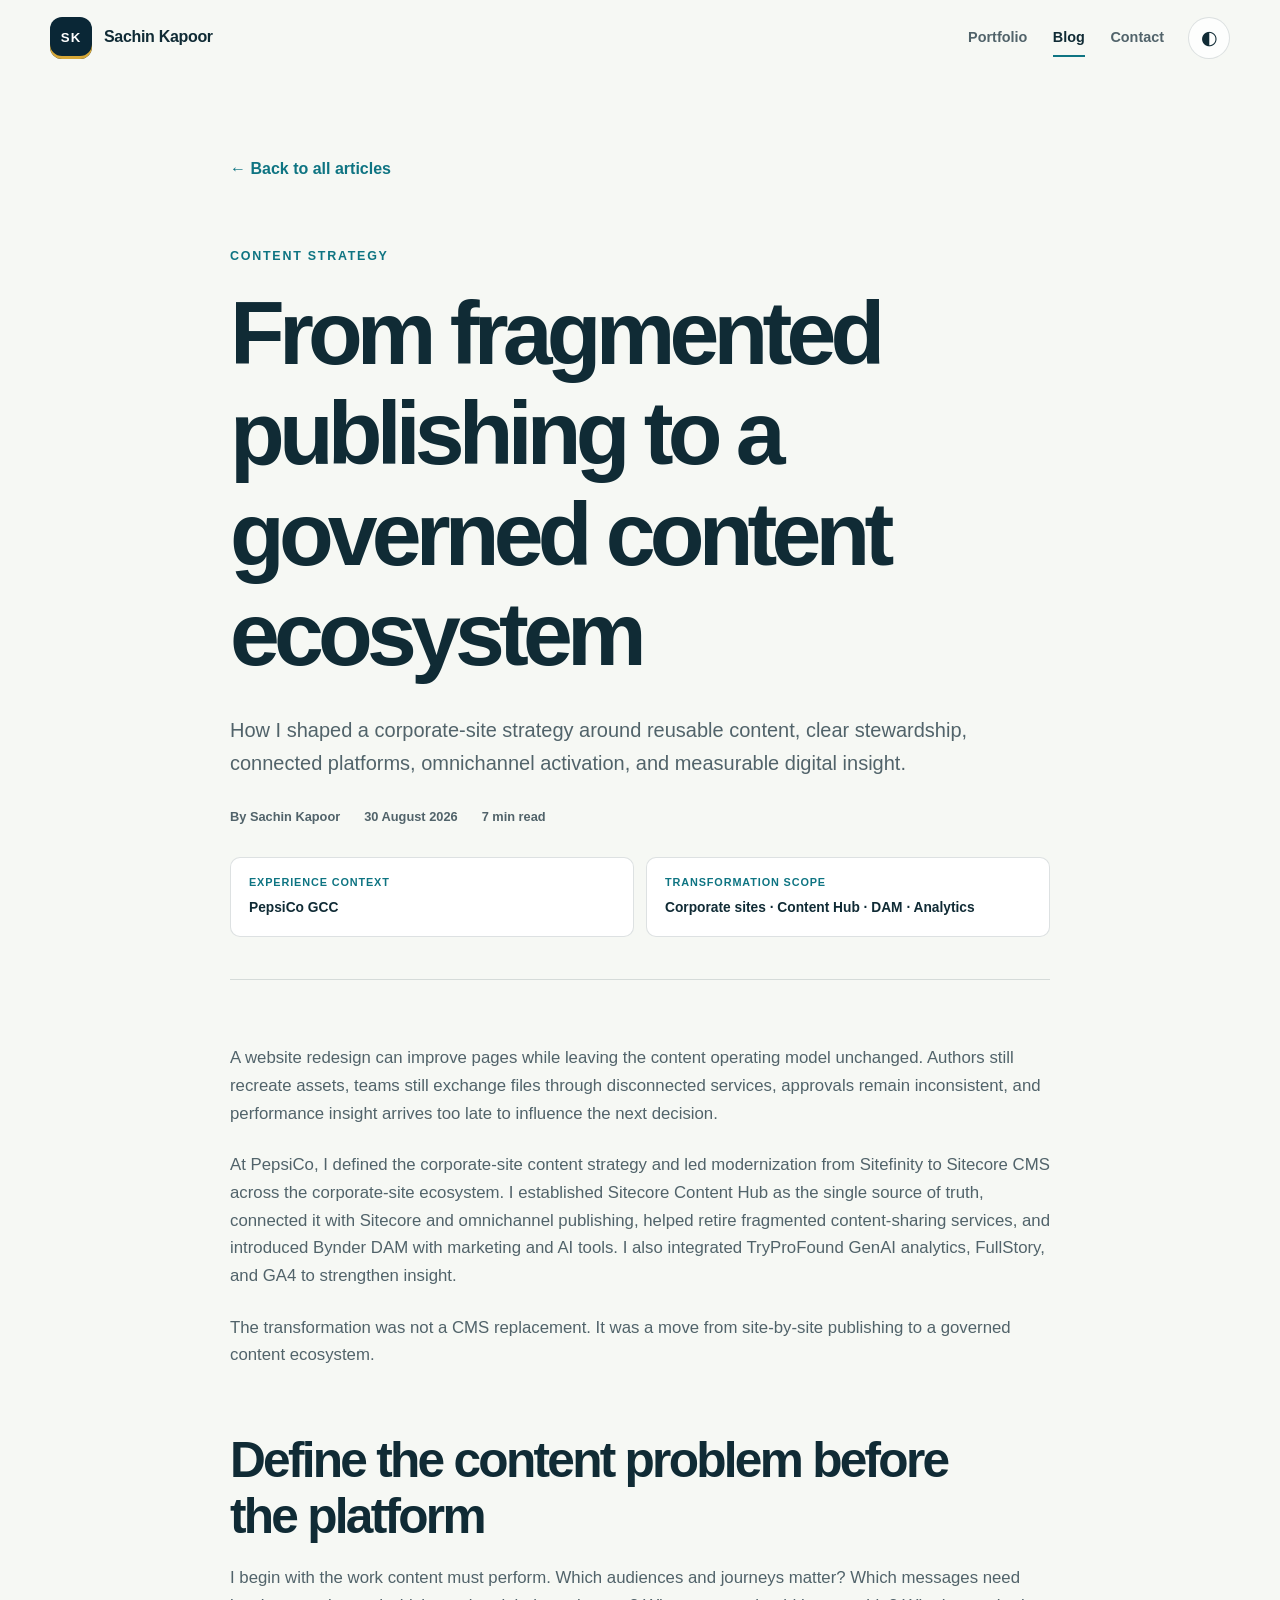
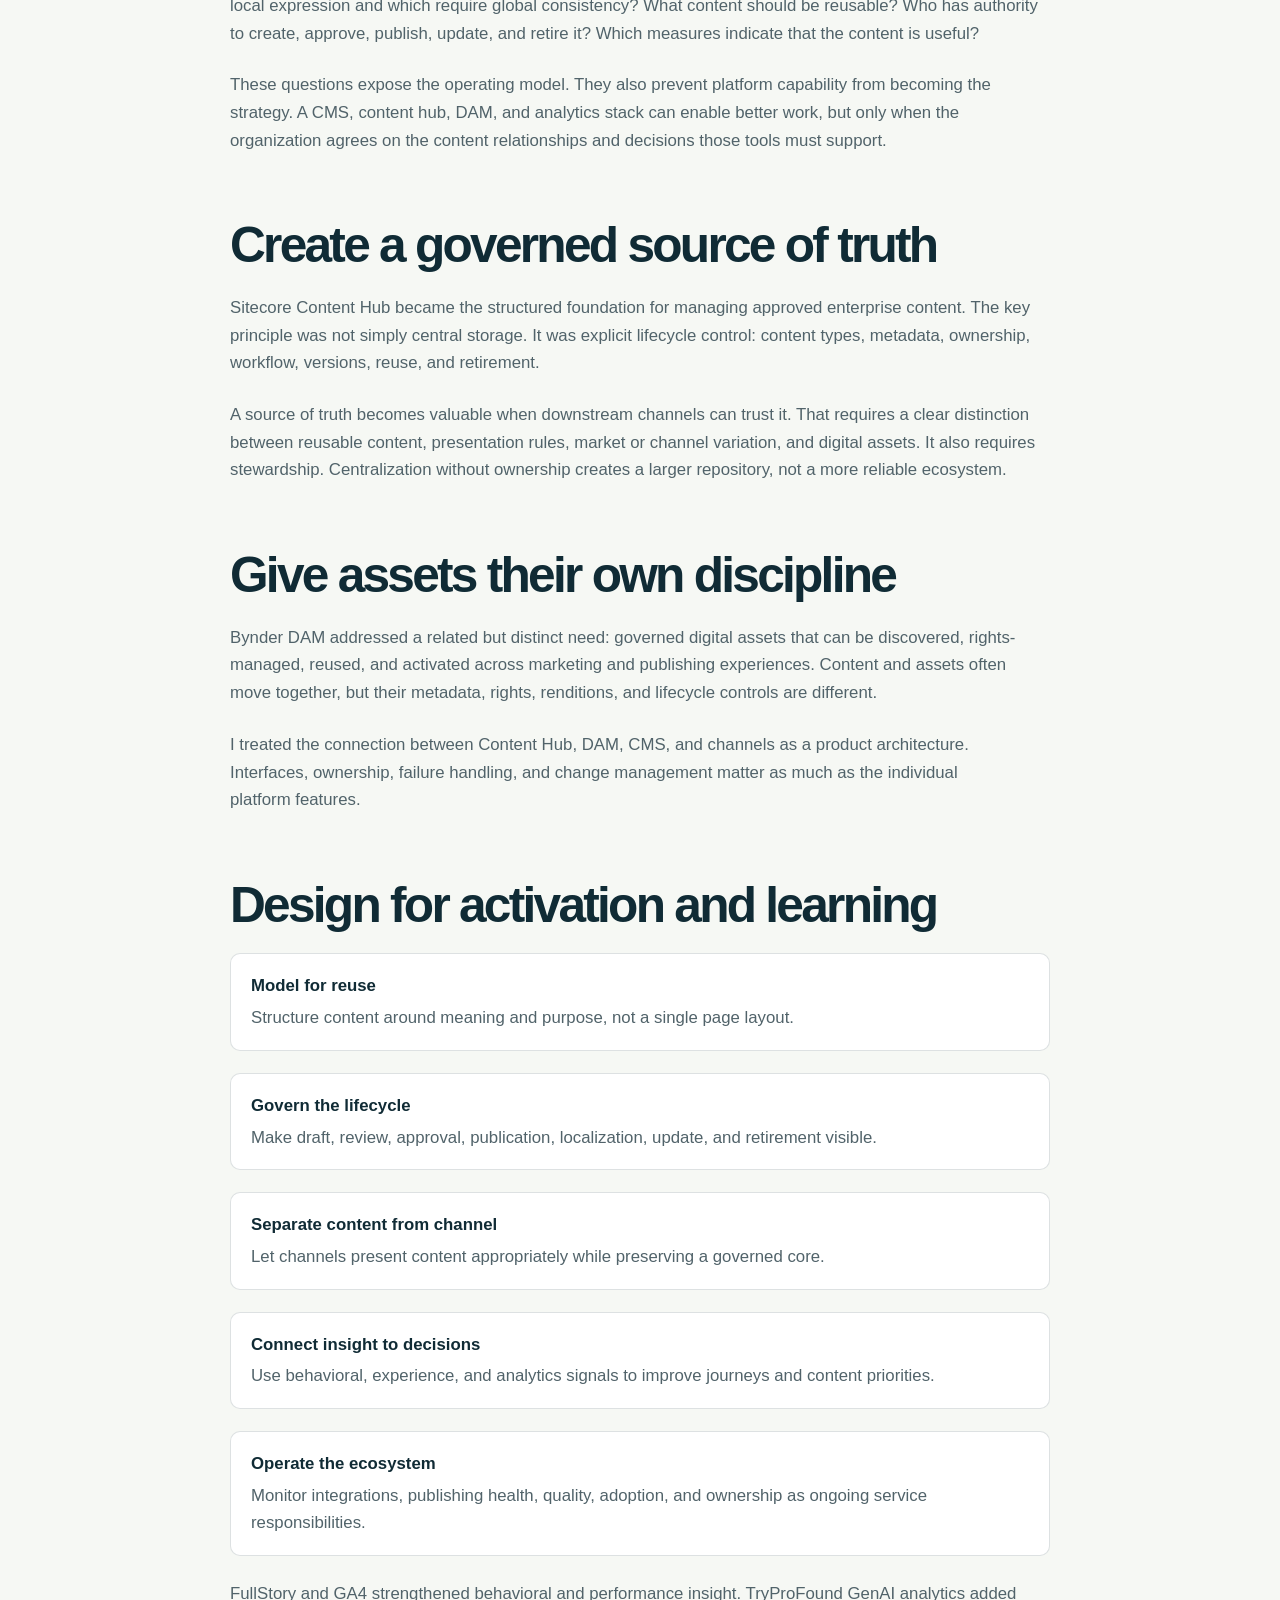
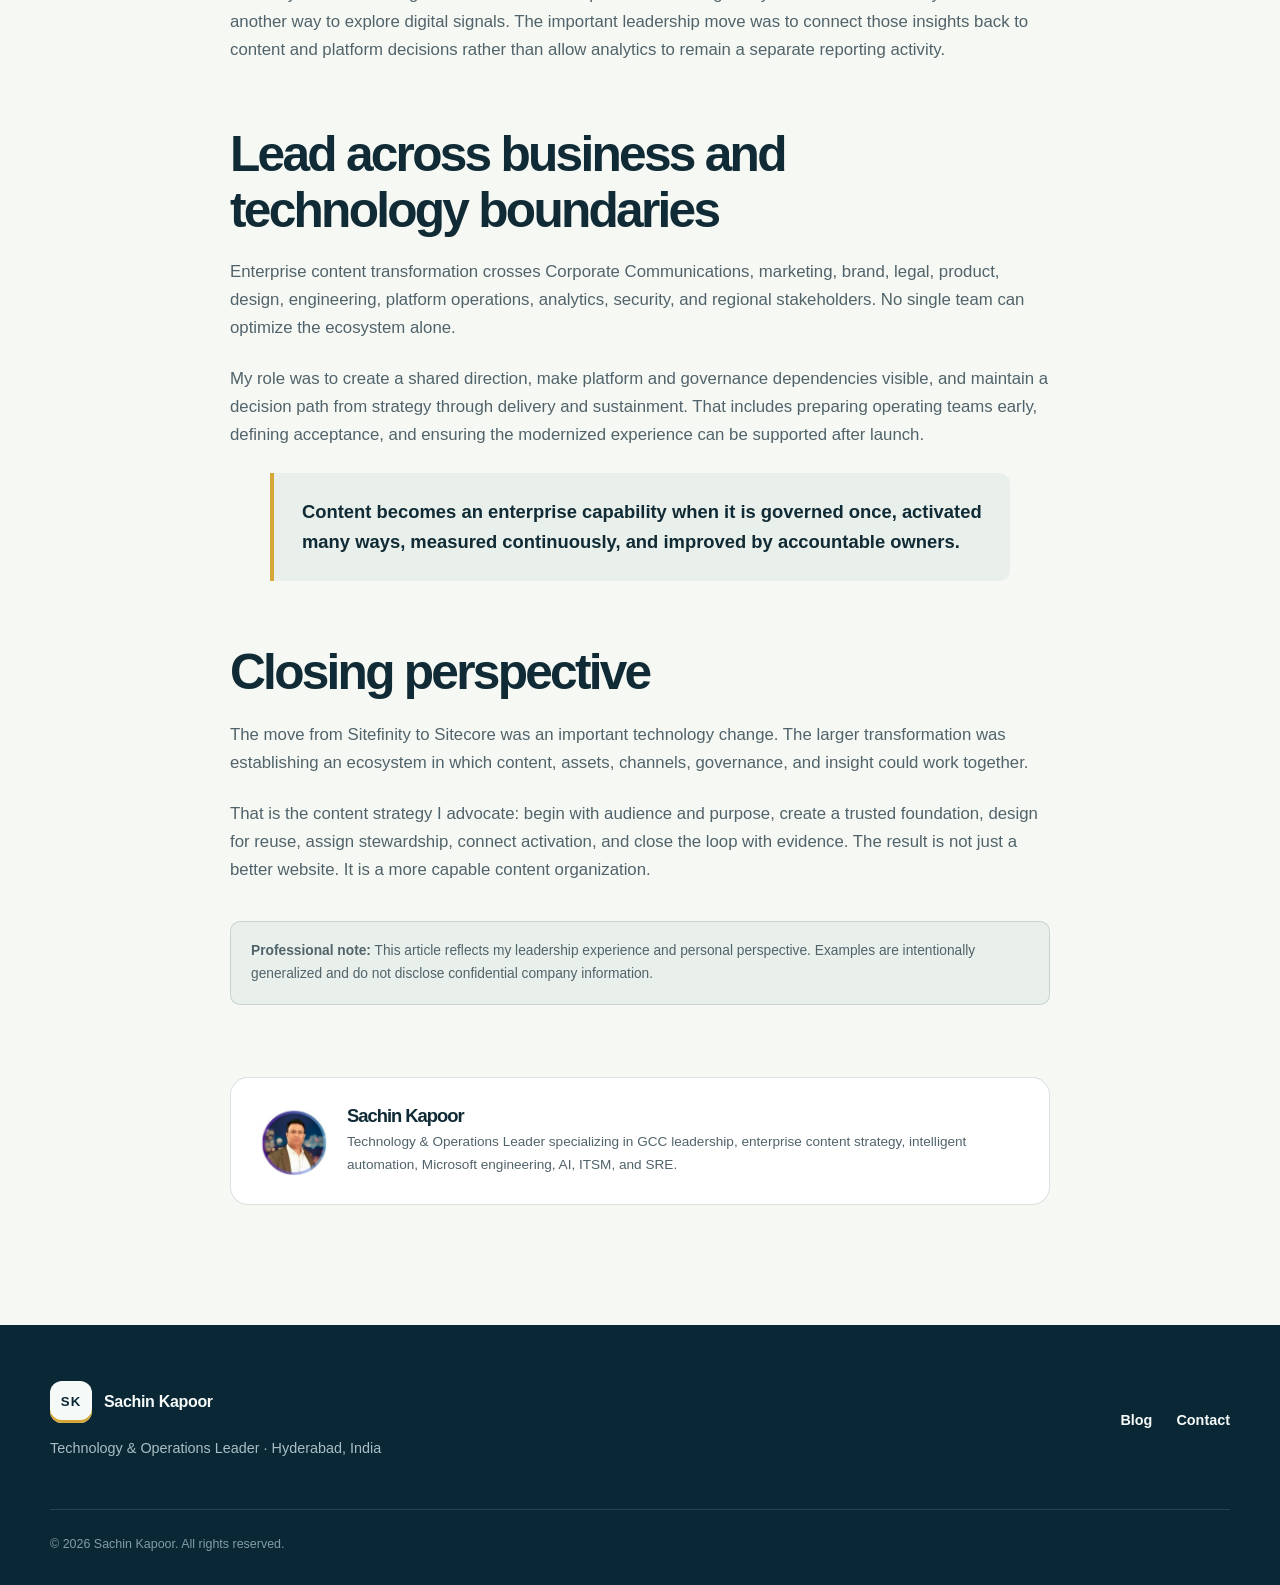
<file: blog/posts/governed-enterprise-content-ecosystem.html>
<!doctype html>
<html lang="en">
  <head>
    <meta charset="UTF-8" />
    <meta name="viewport" content="width=device-width, initial-scale=1.0" />
    <meta name="description" content="Sachin Kapoor explains how he led PepsiCo corporate-site content strategy across Sitecore, Content Hub, Bynder DAM, omnichannel publishing, and digital analytics." />
    <meta name="author" content="Sachin Kapoor" />
    <meta property="og:type" content="article" />
    <meta property="og:title" content="From fragmented publishing to a governed content ecosystem" />
    <meta property="og:description" content="A leadership framework for connecting content strategy, platforms, governance, activation, and measurement." />
    <meta property="og:url" content="https://sachin-kapoor.com/blog/posts/governed-enterprise-content-ecosystem.html" />
    <meta property="og:image" content="https://sachin-kapoor.com/assets/images/profile-photo.png" />
    <meta property="article:published_time" content="2026-08-30" />
    <meta property="article:author" content="Sachin Kapoor" />
    <meta property="article:section" content="Content Strategy" />
    <link rel="canonical" href="https://sachin-kapoor.com/blog/posts/governed-enterprise-content-ecosystem.html" />
    <link rel="icon" href="../../assets/images/favicon.png" type="image/png" />
    <link rel="stylesheet" href="../../assets/css/styles.css" />
    <link rel="stylesheet" href="../../assets/css/blog.css?v=20260830" />
    <script>document.documentElement.classList.add("js");try{document.documentElement.dataset.theme=localStorage.getItem("portfolio-theme")||(window.matchMedia("(prefers-color-scheme: dark)").matches?"dark":"light")}catch(error){document.documentElement.dataset.theme="light"}</script>
    <script src="../../assets/js/main.js" defer></script>
    <title>From fragmented publishing to a governed content ecosystem | Sachin Kapoor</title>
  </head>
  <body>
    <a class="skip-link" href="#article-content">Skip to article</a>
    <header class="site-header" data-header><div class="container nav-shell"><a class="brand" href="../../" aria-label="Sachin Kapoor portfolio home"><span class="brand-mark" aria-hidden="true">SK</span><span class="brand-name">Sachin Kapoor</span></a><nav class="site-nav" id="site-nav" aria-label="Primary navigation" data-nav><a href="../../">Portfolio</a><a href="../" aria-current="page">Blog</a><a href="../../#contact">Contact</a></nav><div class="nav-actions"><button class="icon-button theme-toggle" type="button" aria-label="Switch color theme" title="Switch color theme" data-theme-toggle><span class="theme-icon" aria-hidden="true">◐</span></button><button class="icon-button menu-toggle" type="button" aria-label="Open navigation menu" aria-controls="site-nav" aria-expanded="false" data-menu-toggle><span></span><span></span><span></span></button></div></div></header>
    <main class="article-main" id="article-content">
      <article class="article-shell">
        <a class="article-back" href="../">← Back to all articles</a>
        <header class="article-header">
          <p class="eyebrow">Content Strategy</p>
          <h1>From fragmented publishing to a governed content ecosystem</h1>
          <p class="article-deck">How I shaped a corporate-site strategy around reusable content, clear stewardship, connected platforms, omnichannel activation, and measurable digital insight.</p>
          <div class="article-meta"><span>By Sachin Kapoor</span><time datetime="2026-08-30">30 August 2026</time><span>7 min read</span></div>
          <dl class="article-context"><div><dt>Experience context</dt><dd>PepsiCo GCC</dd></div><div><dt>Transformation scope</dt><dd>Corporate sites · Content Hub · DAM · Analytics</dd></div></dl>
        </header>
        <div class="article-content">
          <p>A website redesign can improve pages while leaving the content operating model unchanged. Authors still recreate assets, teams still exchange files through disconnected services, approvals remain inconsistent, and performance insight arrives too late to influence the next decision.</p>
          <p>At PepsiCo, I defined the corporate-site content strategy and led modernization from Sitefinity to Sitecore CMS across the corporate-site ecosystem. I established Sitecore Content Hub as the single source of truth, connected it with Sitecore and omnichannel publishing, helped retire fragmented content-sharing services, and introduced Bynder DAM with marketing and AI tools. I also integrated TryProFound GenAI analytics, FullStory, and GA4 to strengthen insight.</p>
          <p>The transformation was not a CMS replacement. It was a move from site-by-site publishing to a governed content ecosystem.</p>

          <h2>Define the content problem before the platform</h2>
          <p>I begin with the work content must perform. Which audiences and journeys matter? Which messages need local expression and which require global consistency? What content should be reusable? Who has authority to create, approve, publish, update, and retire it? Which measures indicate that the content is useful?</p>
          <p>These questions expose the operating model. They also prevent platform capability from becoming the strategy. A CMS, content hub, DAM, and analytics stack can enable better work, but only when the organization agrees on the content relationships and decisions those tools must support.</p>

          <h2>Create a governed source of truth</h2>
          <p>Sitecore Content Hub became the structured foundation for managing approved enterprise content. The key principle was not simply central storage. It was explicit lifecycle control: content types, metadata, ownership, workflow, versions, reuse, and retirement.</p>
          <p>A source of truth becomes valuable when downstream channels can trust it. That requires a clear distinction between reusable content, presentation rules, market or channel variation, and digital assets. It also requires stewardship. Centralization without ownership creates a larger repository, not a more reliable ecosystem.</p>

          <h2>Give assets their own discipline</h2>
          <p>Bynder DAM addressed a related but distinct need: governed digital assets that can be discovered, rights-managed, reused, and activated across marketing and publishing experiences. Content and assets often move together, but their metadata, rights, renditions, and lifecycle controls are different.</p>
          <p>I treated the connection between Content Hub, DAM, CMS, and channels as a product architecture. Interfaces, ownership, failure handling, and change management matter as much as the individual platform features.</p>

          <h2>Design for activation and learning</h2>
          <ul class="principle-list">
            <li><strong>Model for reuse</strong>Structure content around meaning and purpose, not a single page layout.</li>
            <li><strong>Govern the lifecycle</strong>Make draft, review, approval, publication, localization, update, and retirement visible.</li>
            <li><strong>Separate content from channel</strong>Let channels present content appropriately while preserving a governed core.</li>
            <li><strong>Connect insight to decisions</strong>Use behavioral, experience, and analytics signals to improve journeys and content priorities.</li>
            <li><strong>Operate the ecosystem</strong>Monitor integrations, publishing health, quality, adoption, and ownership as ongoing service responsibilities.</li>
          </ul>
          <p>FullStory and GA4 strengthened behavioral and performance insight. TryProFound GenAI analytics added another way to explore digital signals. The important leadership move was to connect those insights back to content and platform decisions rather than allow analytics to remain a separate reporting activity.</p>

          <h2>Lead across business and technology boundaries</h2>
          <p>Enterprise content transformation crosses Corporate Communications, marketing, brand, legal, product, design, engineering, platform operations, analytics, security, and regional stakeholders. No single team can optimize the ecosystem alone.</p>
          <p>My role was to create a shared direction, make platform and governance dependencies visible, and maintain a decision path from strategy through delivery and sustainment. That includes preparing operating teams early, defining acceptance, and ensuring the modernized experience can be supported after launch.</p>

          <blockquote>Content becomes an enterprise capability when it is governed once, activated many ways, measured continuously, and improved by accountable owners.</blockquote>

          <h2>Closing perspective</h2>
          <p>The move from Sitefinity to Sitecore was an important technology change. The larger transformation was establishing an ecosystem in which content, assets, channels, governance, and insight could work together.</p>
          <p>That is the content strategy I advocate: begin with audience and purpose, create a trusted foundation, design for reuse, assign stewardship, connect activation, and close the loop with evidence. The result is not just a better website. It is a more capable content organization.</p>
          <p class="article-disclosure"><strong>Professional note:</strong> This article reflects my leadership experience and personal perspective. Examples are intentionally generalized and do not disclose confidential company information.</p>
        </div>
        <aside class="article-author" aria-label="About the author"><img src="../../assets/images/profile-photo.png" width="70" height="70" alt="Portrait of Sachin Kapoor" /><div><h2>Sachin Kapoor</h2><p>Technology &amp; Operations Leader specializing in GCC leadership, enterprise content strategy, intelligent automation, Microsoft engineering, AI, ITSM, and SRE.</p></div></aside>
      </article>
    </main>
    <footer class="site-footer"><div class="container footer-grid"><div><a class="brand footer-brand" href="../../" aria-label="Portfolio home"><span class="brand-mark" aria-hidden="true">SK</span><span class="brand-name">Sachin Kapoor</span></a><p>Technology &amp; Operations Leader · Hyderabad, India</p></div><div class="footer-links"><a href="../">Blog</a><a href="../../#contact">Contact</a></div><p class="copyright">© <span data-current-year>2026</span> Sachin Kapoor. All rights reserved.</p></div></footer>
  </body>
</html>
</file>
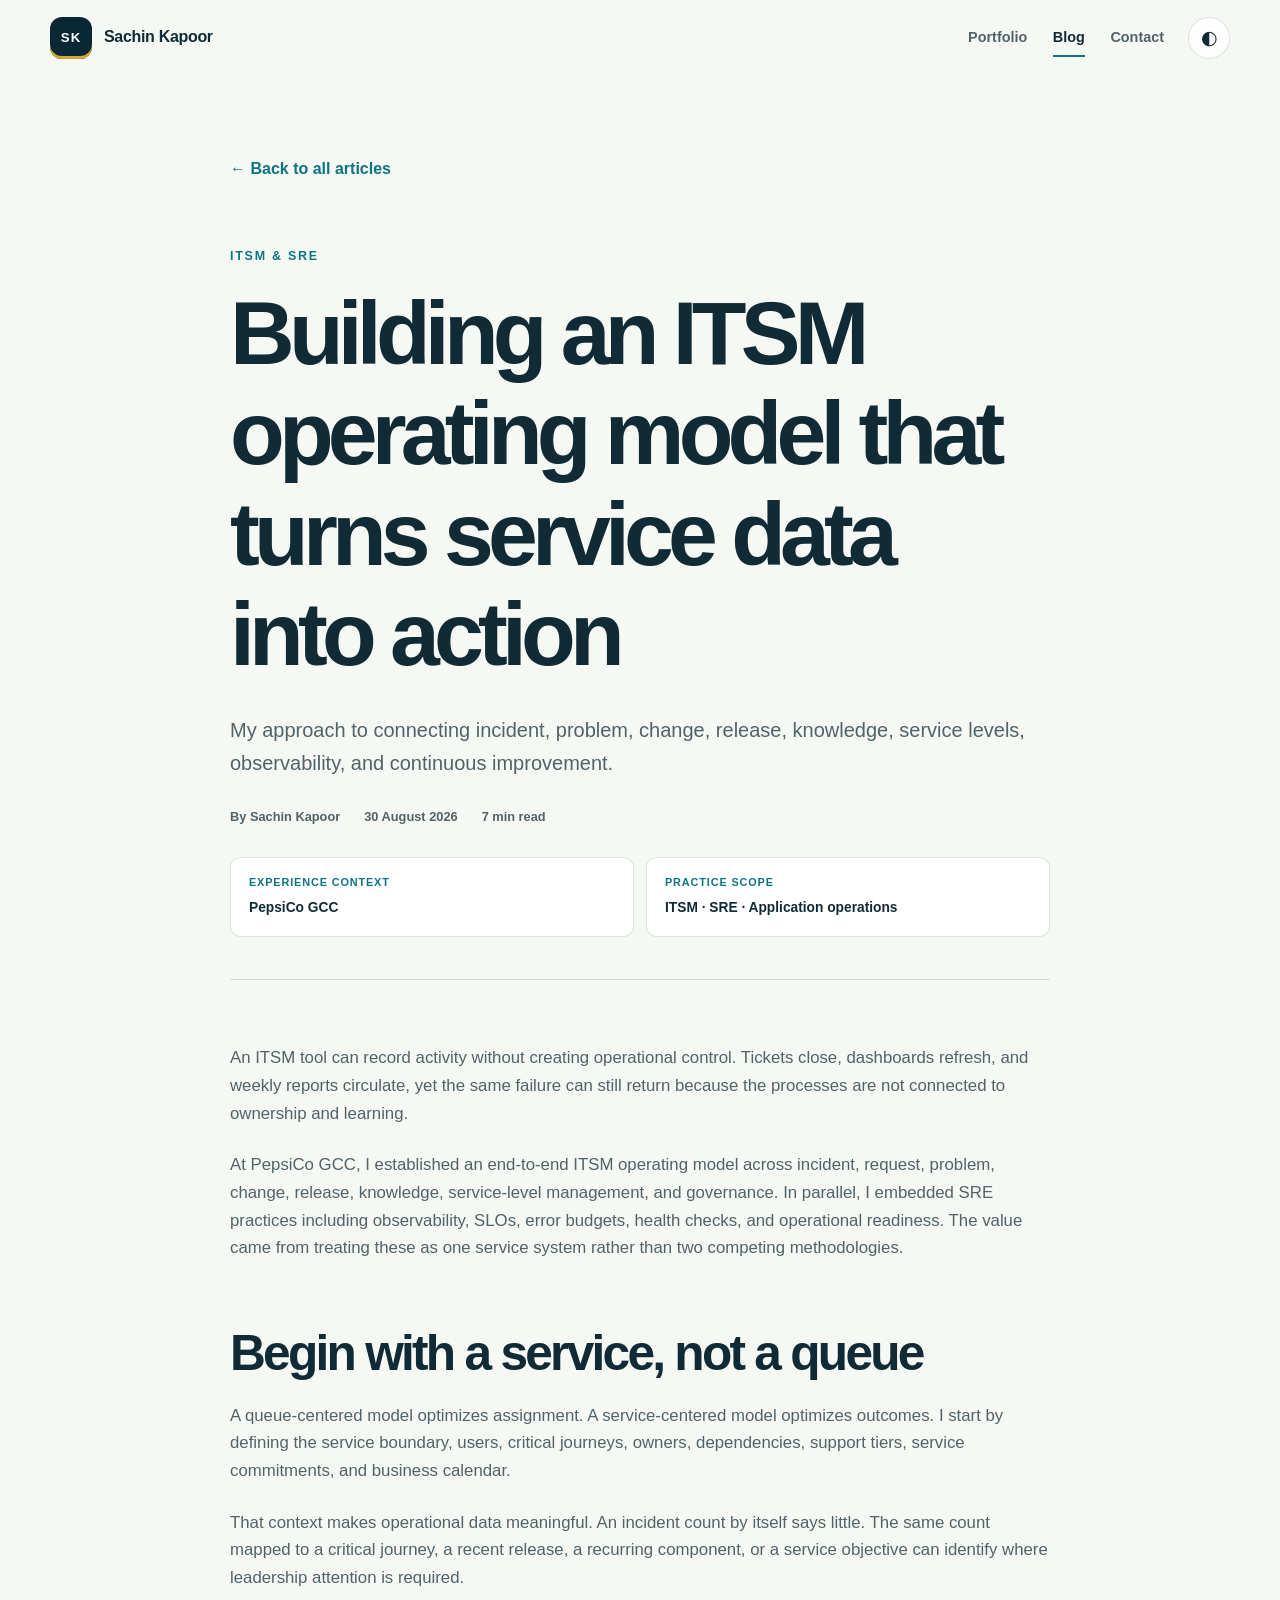
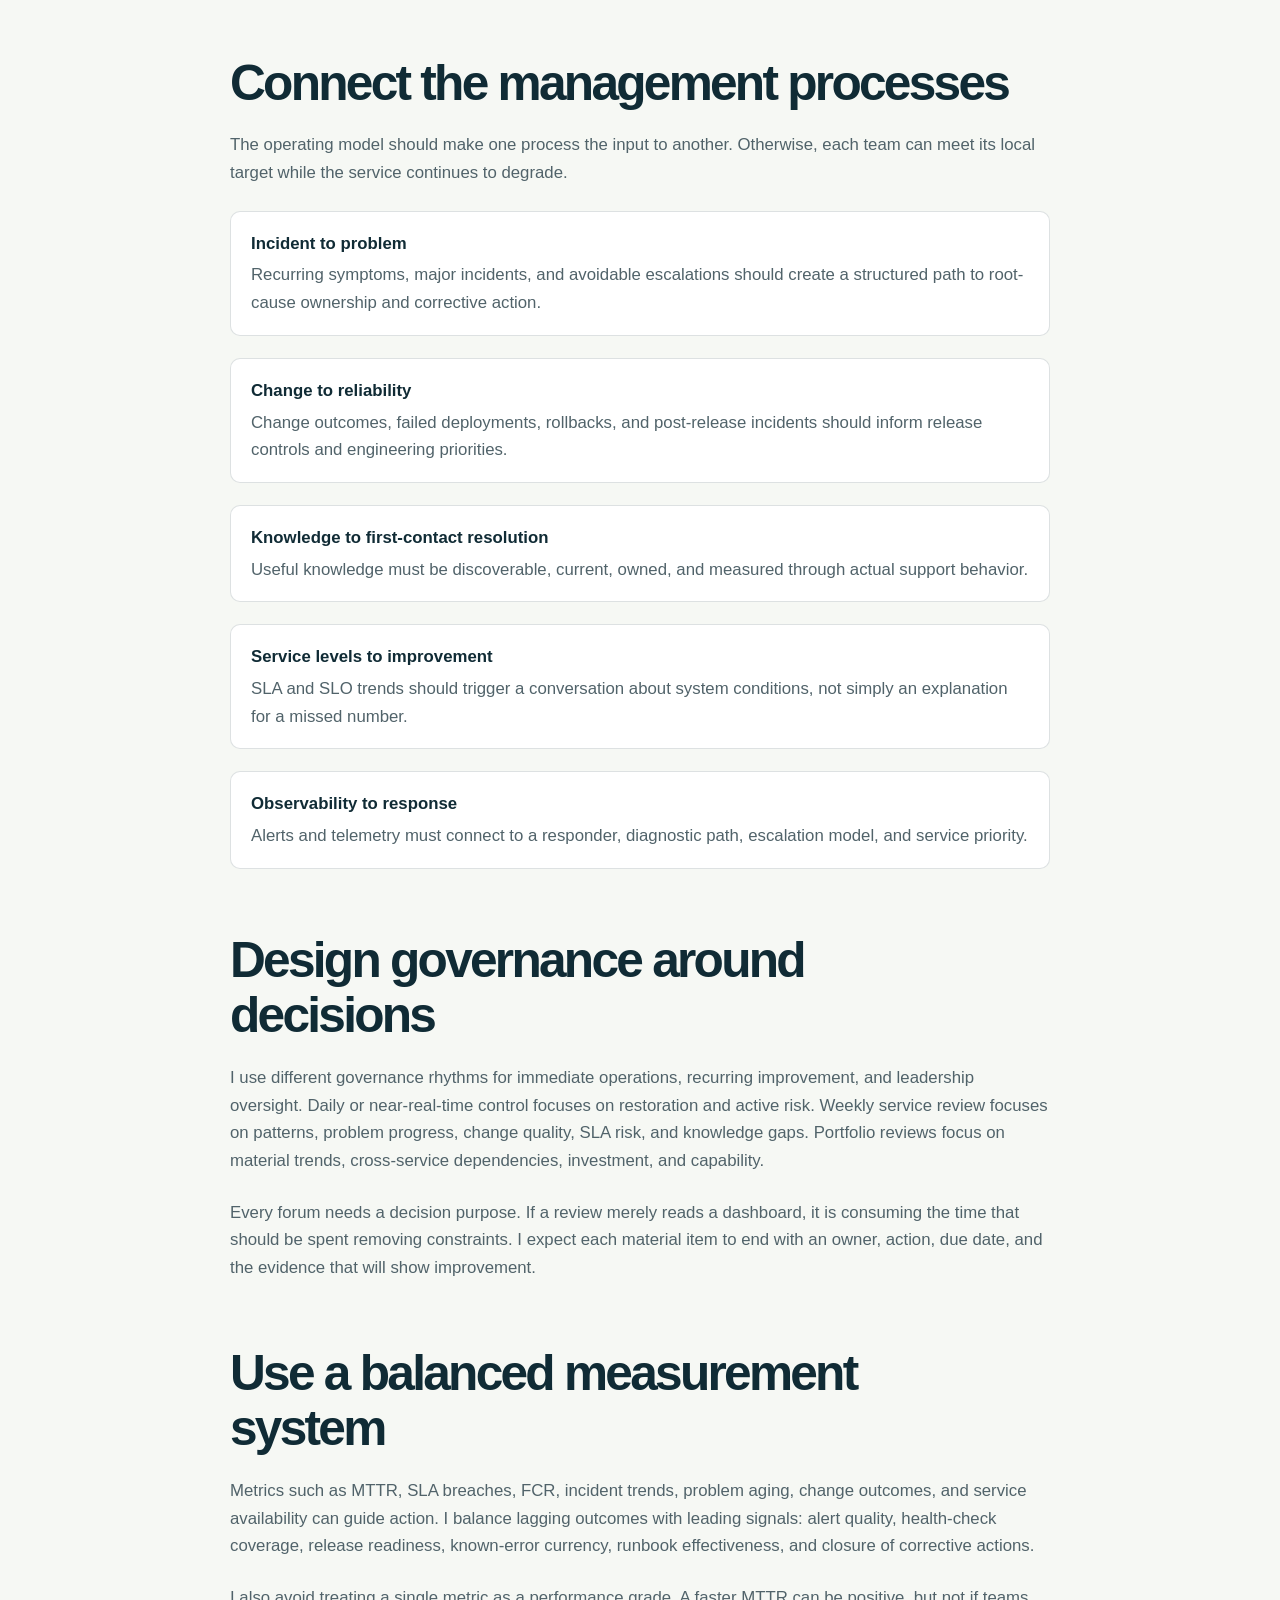
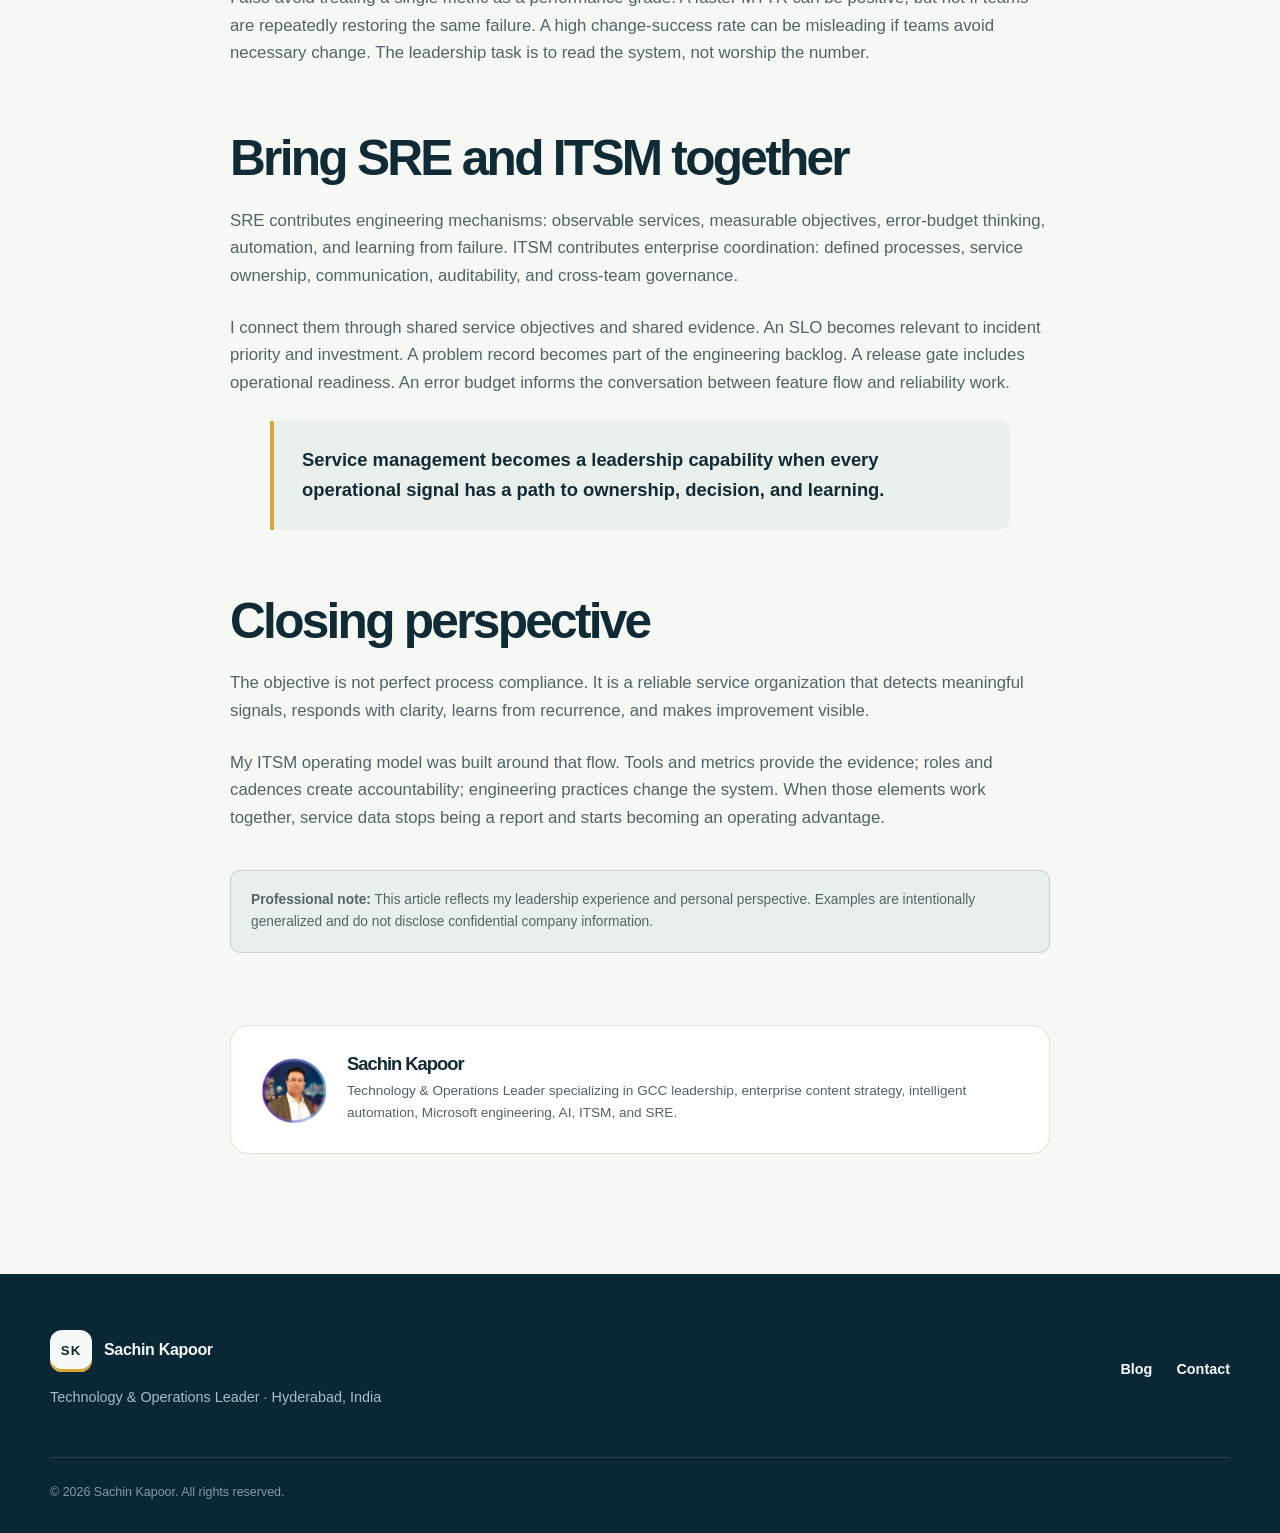
<file: blog/posts/itsm-operating-model-service-data.html>
<!doctype html>
<html lang="en">
  <head>
    <meta charset="UTF-8" />
    <meta name="viewport" content="width=device-width, initial-scale=1.0" />
    <meta name="description" content="Sachin Kapoor shares how he established an end-to-end ITSM and SRE operating model at PepsiCo GCC to connect service data with ownership and continuous improvement." />
    <meta name="author" content="Sachin Kapoor" />
    <meta property="og:type" content="article" />
    <meta property="og:title" content="Building an ITSM operating model that turns service data into action" />
    <meta property="og:description" content="A practical approach to connecting ITSM processes, SRE signals, governance, and improvement." />
    <meta property="og:url" content="https://sachin-kapoor.com/blog/posts/itsm-operating-model-service-data.html" />
    <meta property="og:image" content="https://sachin-kapoor.com/assets/images/profile-photo.png" />
    <meta property="article:published_time" content="2026-08-30" />
    <meta property="article:author" content="Sachin Kapoor" />
    <meta property="article:section" content="ITSM &amp; SRE" />
    <link rel="canonical" href="https://sachin-kapoor.com/blog/posts/itsm-operating-model-service-data.html" />
    <link rel="icon" href="../../assets/images/favicon.png" type="image/png" />
    <link rel="stylesheet" href="../../assets/css/styles.css" />
    <link rel="stylesheet" href="../../assets/css/blog.css?v=20260830" />
    <script>document.documentElement.classList.add("js");try{document.documentElement.dataset.theme=localStorage.getItem("portfolio-theme")||(window.matchMedia("(prefers-color-scheme: dark)").matches?"dark":"light")}catch(error){document.documentElement.dataset.theme="light"}</script>
    <script src="../../assets/js/main.js" defer></script>
    <title>Building an ITSM operating model that turns service data into action | Sachin Kapoor</title>
  </head>
  <body>
    <a class="skip-link" href="#article-content">Skip to article</a>
    <header class="site-header" data-header><div class="container nav-shell"><a class="brand" href="../../" aria-label="Sachin Kapoor portfolio home"><span class="brand-mark" aria-hidden="true">SK</span><span class="brand-name">Sachin Kapoor</span></a><nav class="site-nav" id="site-nav" aria-label="Primary navigation" data-nav><a href="../../">Portfolio</a><a href="../" aria-current="page">Blog</a><a href="../../#contact">Contact</a></nav><div class="nav-actions"><button class="icon-button theme-toggle" type="button" aria-label="Switch color theme" title="Switch color theme" data-theme-toggle><span class="theme-icon" aria-hidden="true">◐</span></button><button class="icon-button menu-toggle" type="button" aria-label="Open navigation menu" aria-controls="site-nav" aria-expanded="false" data-menu-toggle><span></span><span></span><span></span></button></div></div></header>
    <main class="article-main" id="article-content">
      <article class="article-shell">
        <a class="article-back" href="../">← Back to all articles</a>
        <header class="article-header">
          <p class="eyebrow">ITSM &amp; SRE</p>
          <h1>Building an ITSM operating model that turns service data into action</h1>
          <p class="article-deck">My approach to connecting incident, problem, change, release, knowledge, service levels, observability, and continuous improvement.</p>
          <div class="article-meta"><span>By Sachin Kapoor</span><time datetime="2026-08-30">30 August 2026</time><span>7 min read</span></div>
          <dl class="article-context"><div><dt>Experience context</dt><dd>PepsiCo GCC</dd></div><div><dt>Practice scope</dt><dd>ITSM · SRE · Application operations</dd></div></dl>
        </header>
        <div class="article-content">
          <p>An ITSM tool can record activity without creating operational control. Tickets close, dashboards refresh, and weekly reports circulate, yet the same failure can still return because the processes are not connected to ownership and learning.</p>
          <p>At PepsiCo GCC, I established an end-to-end ITSM operating model across incident, request, problem, change, release, knowledge, service-level management, and governance. In parallel, I embedded SRE practices including observability, SLOs, error budgets, health checks, and operational readiness. The value came from treating these as one service system rather than two competing methodologies.</p>

          <h2>Begin with a service, not a queue</h2>
          <p>A queue-centered model optimizes assignment. A service-centered model optimizes outcomes. I start by defining the service boundary, users, critical journeys, owners, dependencies, support tiers, service commitments, and business calendar.</p>
          <p>That context makes operational data meaningful. An incident count by itself says little. The same count mapped to a critical journey, a recent release, a recurring component, or a service objective can identify where leadership attention is required.</p>

          <h2>Connect the management processes</h2>
          <p>The operating model should make one process the input to another. Otherwise, each team can meet its local target while the service continues to degrade.</p>
          <ul class="principle-list">
            <li><strong>Incident to problem</strong>Recurring symptoms, major incidents, and avoidable escalations should create a structured path to root-cause ownership and corrective action.</li>
            <li><strong>Change to reliability</strong>Change outcomes, failed deployments, rollbacks, and post-release incidents should inform release controls and engineering priorities.</li>
            <li><strong>Knowledge to first-contact resolution</strong>Useful knowledge must be discoverable, current, owned, and measured through actual support behavior.</li>
            <li><strong>Service levels to improvement</strong>SLA and SLO trends should trigger a conversation about system conditions, not simply an explanation for a missed number.</li>
            <li><strong>Observability to response</strong>Alerts and telemetry must connect to a responder, diagnostic path, escalation model, and service priority.</li>
          </ul>

          <h2>Design governance around decisions</h2>
          <p>I use different governance rhythms for immediate operations, recurring improvement, and leadership oversight. Daily or near-real-time control focuses on restoration and active risk. Weekly service review focuses on patterns, problem progress, change quality, SLA risk, and knowledge gaps. Portfolio reviews focus on material trends, cross-service dependencies, investment, and capability.</p>
          <p>Every forum needs a decision purpose. If a review merely reads a dashboard, it is consuming the time that should be spent removing constraints. I expect each material item to end with an owner, action, due date, and the evidence that will show improvement.</p>

          <h2>Use a balanced measurement system</h2>
          <p>Metrics such as MTTR, SLA breaches, FCR, incident trends, problem aging, change outcomes, and service availability can guide action. I balance lagging outcomes with leading signals: alert quality, health-check coverage, release readiness, known-error currency, runbook effectiveness, and closure of corrective actions.</p>
          <p>I also avoid treating a single metric as a performance grade. A faster MTTR can be positive, but not if teams are repeatedly restoring the same failure. A high change-success rate can be misleading if teams avoid necessary change. The leadership task is to read the system, not worship the number.</p>

          <h2>Bring SRE and ITSM together</h2>
          <p>SRE contributes engineering mechanisms: observable services, measurable objectives, error-budget thinking, automation, and learning from failure. ITSM contributes enterprise coordination: defined processes, service ownership, communication, auditability, and cross-team governance.</p>
          <p>I connect them through shared service objectives and shared evidence. An SLO becomes relevant to incident priority and investment. A problem record becomes part of the engineering backlog. A release gate includes operational readiness. An error budget informs the conversation between feature flow and reliability work.</p>

          <blockquote>Service management becomes a leadership capability when every operational signal has a path to ownership, decision, and learning.</blockquote>

          <h2>Closing perspective</h2>
          <p>The objective is not perfect process compliance. It is a reliable service organization that detects meaningful signals, responds with clarity, learns from recurrence, and makes improvement visible.</p>
          <p>My ITSM operating model was built around that flow. Tools and metrics provide the evidence; roles and cadences create accountability; engineering practices change the system. When those elements work together, service data stops being a report and starts becoming an operating advantage.</p>
          <p class="article-disclosure"><strong>Professional note:</strong> This article reflects my leadership experience and personal perspective. Examples are intentionally generalized and do not disclose confidential company information.</p>
        </div>
        <aside class="article-author" aria-label="About the author"><img src="../../assets/images/profile-photo.png" width="70" height="70" alt="Portrait of Sachin Kapoor" /><div><h2>Sachin Kapoor</h2><p>Technology &amp; Operations Leader specializing in GCC leadership, enterprise content strategy, intelligent automation, Microsoft engineering, AI, ITSM, and SRE.</p></div></aside>
      </article>
    </main>
    <footer class="site-footer"><div class="container footer-grid"><div><a class="brand footer-brand" href="../../" aria-label="Portfolio home"><span class="brand-mark" aria-hidden="true">SK</span><span class="brand-name">Sachin Kapoor</span></a><p>Technology &amp; Operations Leader · Hyderabad, India</p></div><div class="footer-links"><a href="../">Blog</a><a href="../../#contact">Contact</a></div><p class="copyright">© <span data-current-year>2026</span> Sachin Kapoor. All rights reserved.</p></div></footer>
  </body>
</html>
</file>
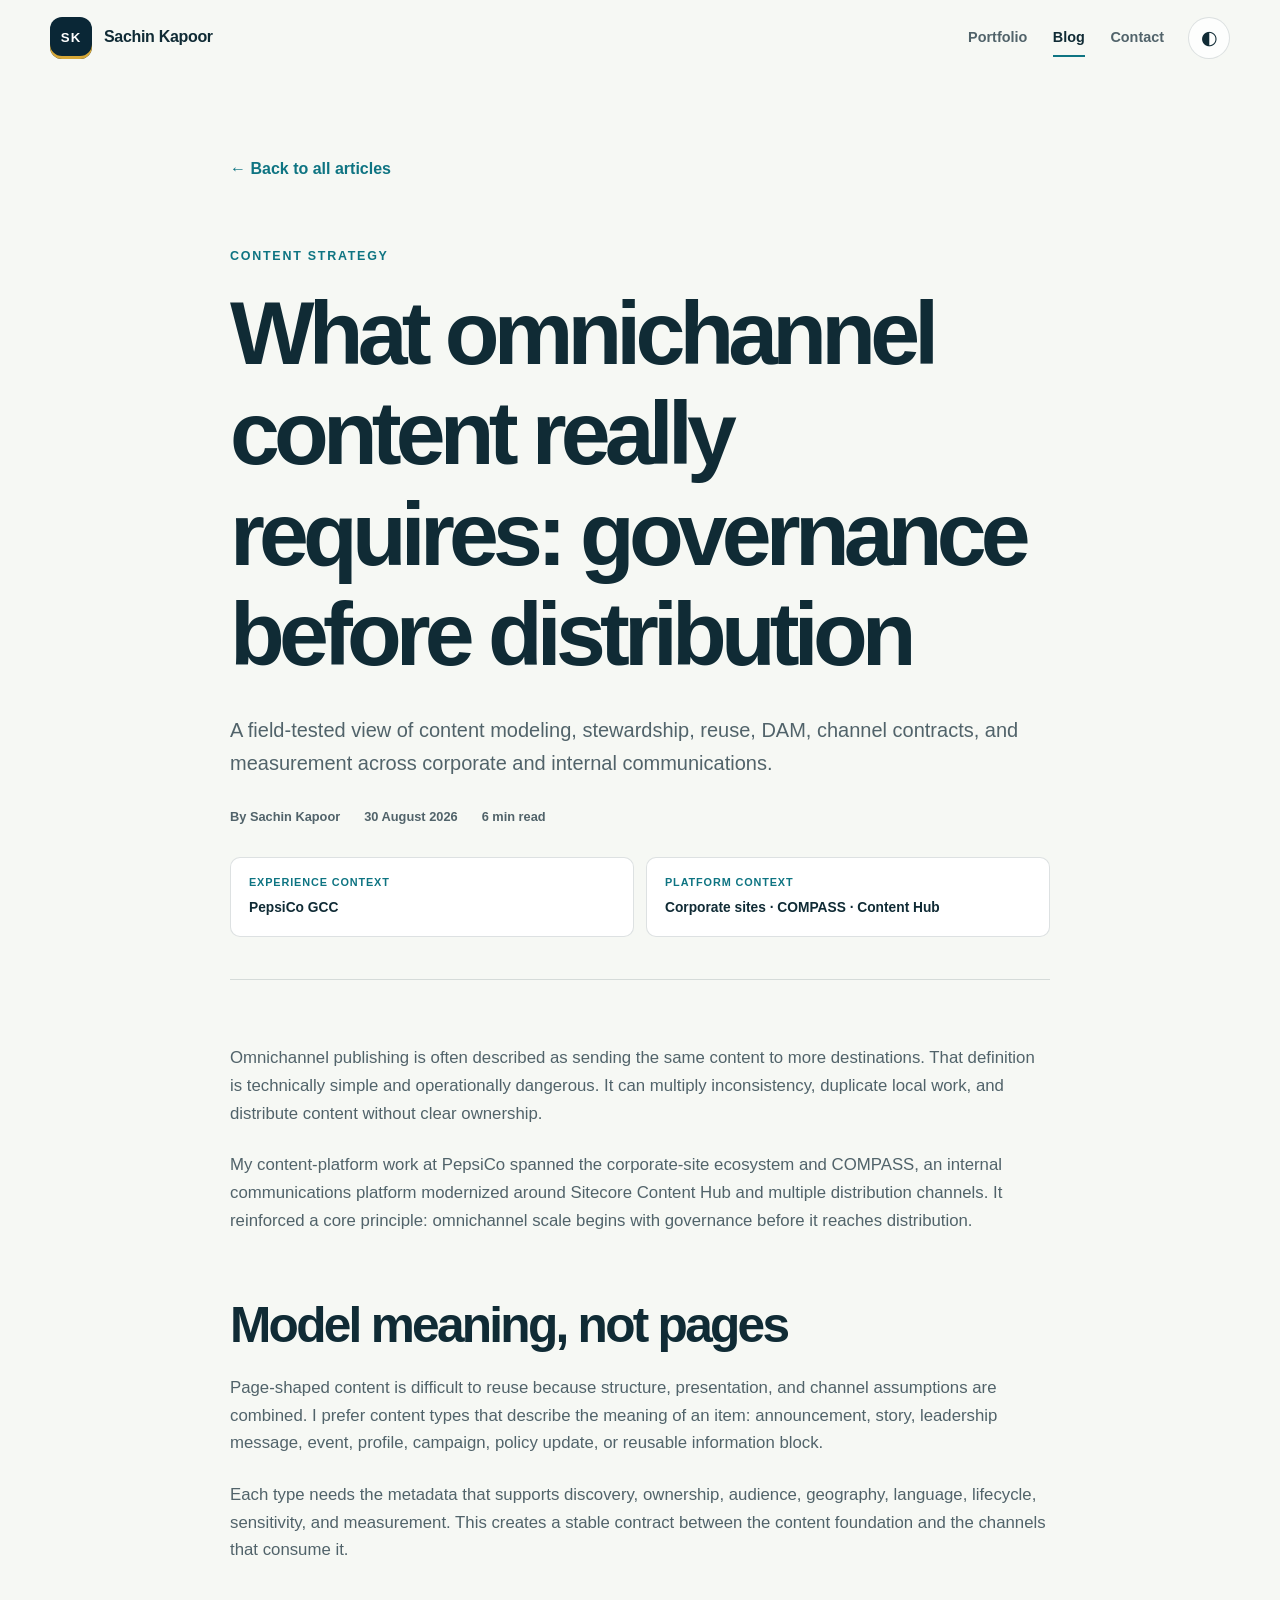
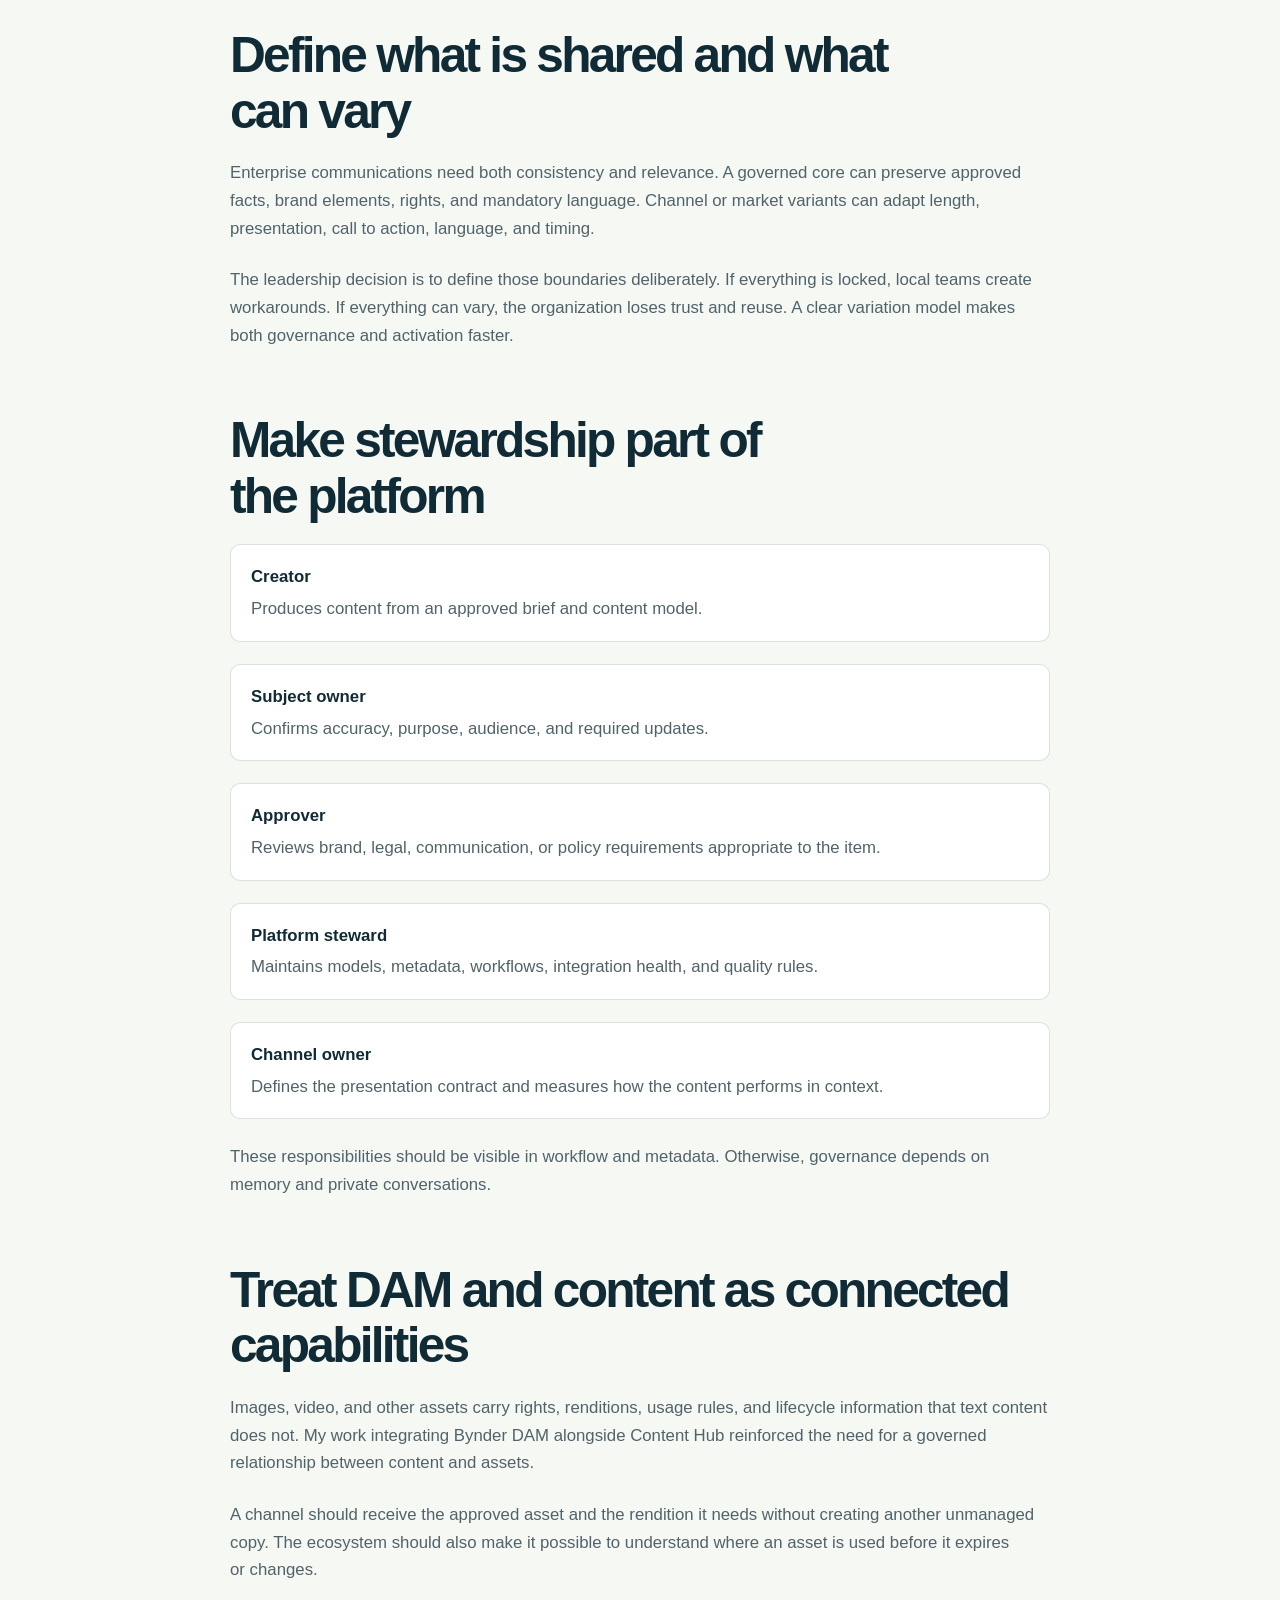
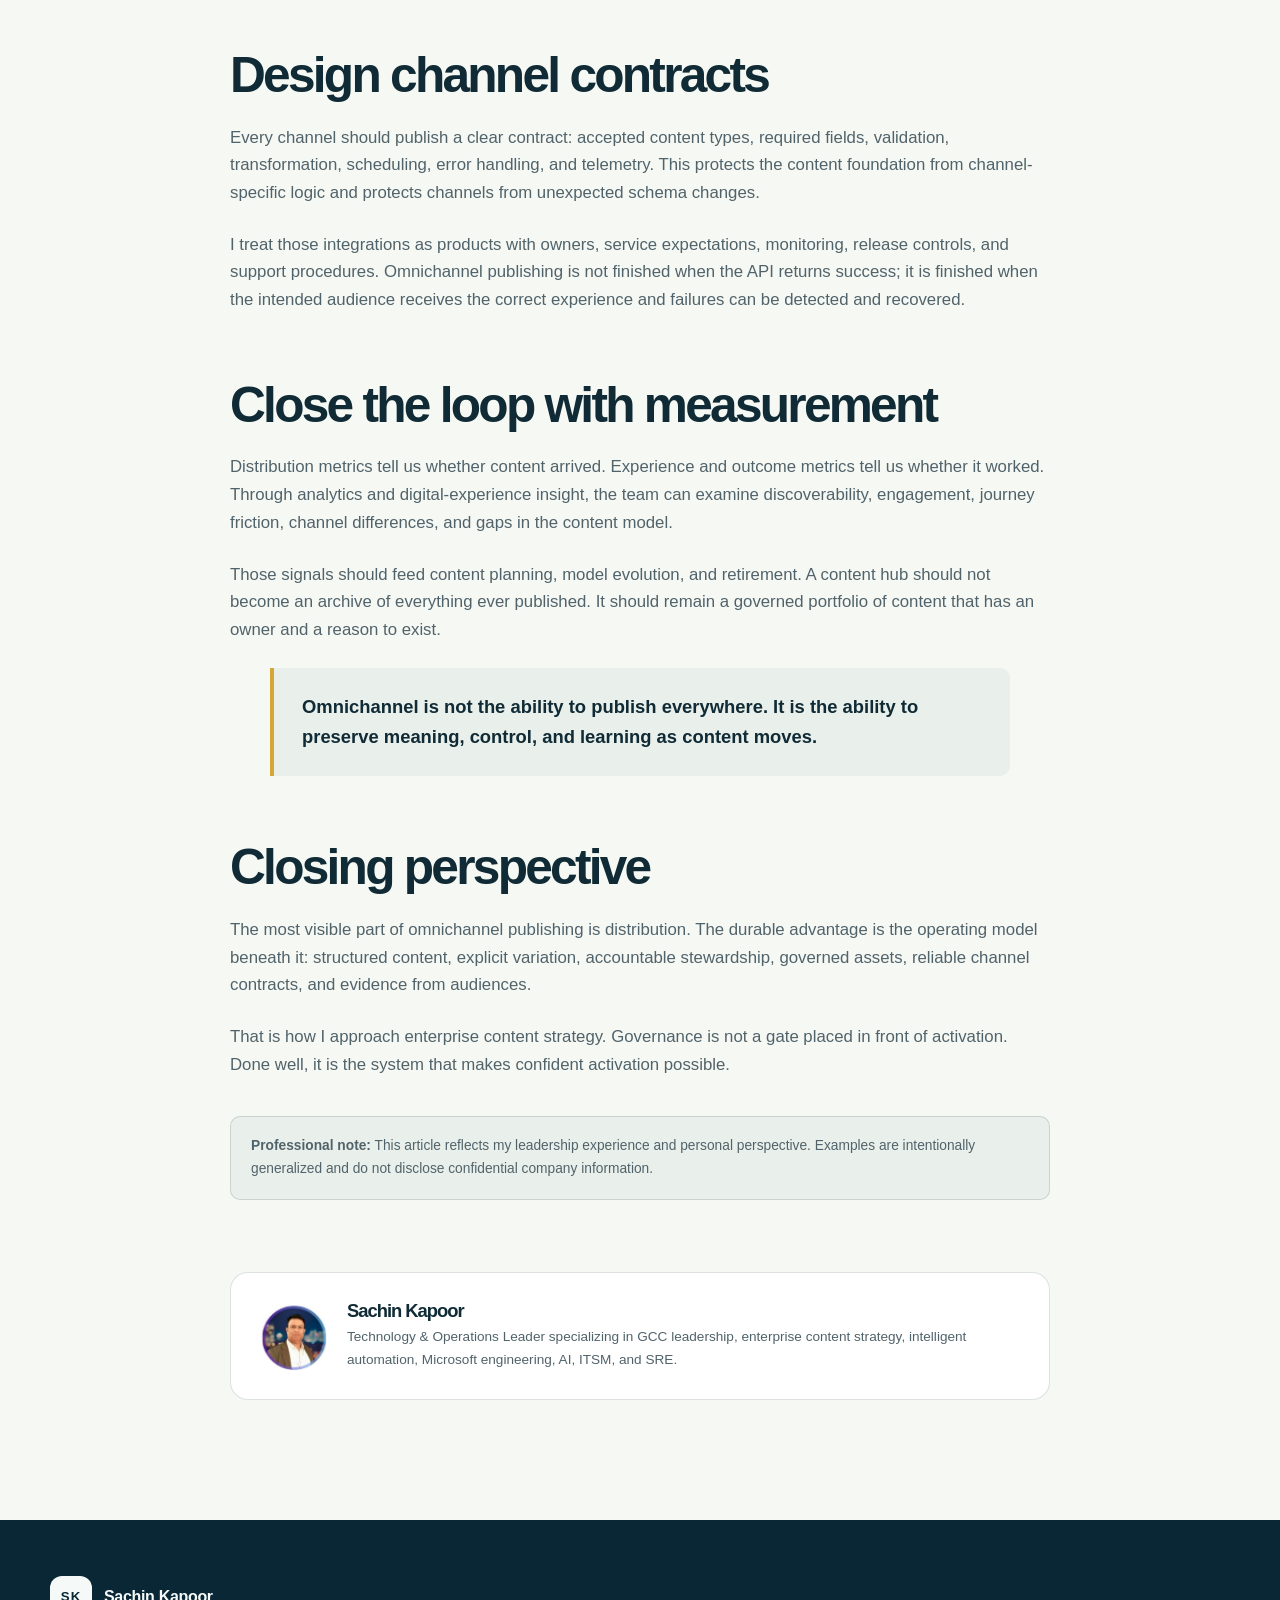
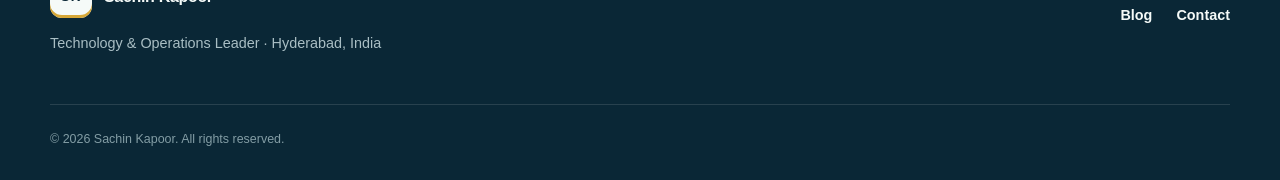
<file: blog/posts/omnichannel-content-governance.html>
<!doctype html>
<html lang="en">
  <head>
    <meta charset="UTF-8" />
    <meta name="viewport" content="width=device-width, initial-scale=1.0" />
    <meta name="description" content="Sachin Kapoor shares a field-tested model for content governance, reuse, DAM, channel contracts, and measurement across enterprise corporate and internal communications." />
    <meta name="author" content="Sachin Kapoor" />
    <meta property="og:type" content="article" />
    <meta property="og:title" content="What omnichannel content really requires: governance before distribution" />
    <meta property="og:description" content="Why enterprise omnichannel publishing begins with content models, stewardship, reuse, and measurable channel contracts." />
    <meta property="og:url" content="https://sachin-kapoor.com/blog/posts/omnichannel-content-governance.html" />
    <meta property="og:image" content="https://sachin-kapoor.com/assets/images/profile-photo.png" />
    <meta property="article:published_time" content="2026-08-30" />
    <meta property="article:author" content="Sachin Kapoor" />
    <meta property="article:section" content="Content Strategy" />
    <link rel="canonical" href="https://sachin-kapoor.com/blog/posts/omnichannel-content-governance.html" />
    <link rel="icon" href="../../assets/images/favicon.png" type="image/png" />
    <link rel="stylesheet" href="../../assets/css/styles.css" />
    <link rel="stylesheet" href="../../assets/css/blog.css?v=20260830" />
    <script>document.documentElement.classList.add("js");try{document.documentElement.dataset.theme=localStorage.getItem("portfolio-theme")||(window.matchMedia("(prefers-color-scheme: dark)").matches?"dark":"light")}catch(error){document.documentElement.dataset.theme="light"}</script>
    <script src="../../assets/js/main.js" defer></script>
    <title>What omnichannel content really requires | Sachin Kapoor</title>
  </head>
  <body>
    <a class="skip-link" href="#article-content">Skip to article</a>
    <header class="site-header" data-header><div class="container nav-shell"><a class="brand" href="../../" aria-label="Sachin Kapoor portfolio home"><span class="brand-mark" aria-hidden="true">SK</span><span class="brand-name">Sachin Kapoor</span></a><nav class="site-nav" id="site-nav" aria-label="Primary navigation" data-nav><a href="../../">Portfolio</a><a href="../" aria-current="page">Blog</a><a href="../../#contact">Contact</a></nav><div class="nav-actions"><button class="icon-button theme-toggle" type="button" aria-label="Switch color theme" title="Switch color theme" data-theme-toggle><span class="theme-icon" aria-hidden="true">◐</span></button><button class="icon-button menu-toggle" type="button" aria-label="Open navigation menu" aria-controls="site-nav" aria-expanded="false" data-menu-toggle><span></span><span></span><span></span></button></div></div></header>
    <main class="article-main" id="article-content">
      <article class="article-shell">
        <a class="article-back" href="../">← Back to all articles</a>
        <header class="article-header">
          <p class="eyebrow">Content Strategy</p>
          <h1>What omnichannel content really requires: governance before distribution</h1>
          <p class="article-deck">A field-tested view of content modeling, stewardship, reuse, DAM, channel contracts, and measurement across corporate and internal communications.</p>
          <div class="article-meta"><span>By Sachin Kapoor</span><time datetime="2026-08-30">30 August 2026</time><span>6 min read</span></div>
          <dl class="article-context"><div><dt>Experience context</dt><dd>PepsiCo GCC</dd></div><div><dt>Platform context</dt><dd>Corporate sites · COMPASS · Content Hub</dd></div></dl>
        </header>
        <div class="article-content">
          <p>Omnichannel publishing is often described as sending the same content to more destinations. That definition is technically simple and operationally dangerous. It can multiply inconsistency, duplicate local work, and distribute content without clear ownership.</p>
          <p>My content-platform work at PepsiCo spanned the corporate-site ecosystem and COMPASS, an internal communications platform modernized around Sitecore Content Hub and multiple distribution channels. It reinforced a core principle: omnichannel scale begins with governance before it reaches distribution.</p>

          <h2>Model meaning, not pages</h2>
          <p>Page-shaped content is difficult to reuse because structure, presentation, and channel assumptions are combined. I prefer content types that describe the meaning of an item: announcement, story, leadership message, event, profile, campaign, policy update, or reusable information block.</p>
          <p>Each type needs the metadata that supports discovery, ownership, audience, geography, language, lifecycle, sensitivity, and measurement. This creates a stable contract between the content foundation and the channels that consume it.</p>

          <h2>Define what is shared and what can vary</h2>
          <p>Enterprise communications need both consistency and relevance. A governed core can preserve approved facts, brand elements, rights, and mandatory language. Channel or market variants can adapt length, presentation, call to action, language, and timing.</p>
          <p>The leadership decision is to define those boundaries deliberately. If everything is locked, local teams create workarounds. If everything can vary, the organization loses trust and reuse. A clear variation model makes both governance and activation faster.</p>

          <h2>Make stewardship part of the platform</h2>
          <ul class="principle-list">
            <li><strong>Creator</strong>Produces content from an approved brief and content model.</li>
            <li><strong>Subject owner</strong>Confirms accuracy, purpose, audience, and required updates.</li>
            <li><strong>Approver</strong>Reviews brand, legal, communication, or policy requirements appropriate to the item.</li>
            <li><strong>Platform steward</strong>Maintains models, metadata, workflows, integration health, and quality rules.</li>
            <li><strong>Channel owner</strong>Defines the presentation contract and measures how the content performs in context.</li>
          </ul>
          <p>These responsibilities should be visible in workflow and metadata. Otherwise, governance depends on memory and private conversations.</p>

          <h2>Treat DAM and content as connected capabilities</h2>
          <p>Images, video, and other assets carry rights, renditions, usage rules, and lifecycle information that text content does not. My work integrating Bynder DAM alongside Content Hub reinforced the need for a governed relationship between content and assets.</p>
          <p>A channel should receive the approved asset and the rendition it needs without creating another unmanaged copy. The ecosystem should also make it possible to understand where an asset is used before it expires or changes.</p>

          <h2>Design channel contracts</h2>
          <p>Every channel should publish a clear contract: accepted content types, required fields, validation, transformation, scheduling, error handling, and telemetry. This protects the content foundation from channel-specific logic and protects channels from unexpected schema changes.</p>
          <p>I treat those integrations as products with owners, service expectations, monitoring, release controls, and support procedures. Omnichannel publishing is not finished when the API returns success; it is finished when the intended audience receives the correct experience and failures can be detected and recovered.</p>

          <h2>Close the loop with measurement</h2>
          <p>Distribution metrics tell us whether content arrived. Experience and outcome metrics tell us whether it worked. Through analytics and digital-experience insight, the team can examine discoverability, engagement, journey friction, channel differences, and gaps in the content model.</p>
          <p>Those signals should feed content planning, model evolution, and retirement. A content hub should not become an archive of everything ever published. It should remain a governed portfolio of content that has an owner and a reason to exist.</p>

          <blockquote>Omnichannel is not the ability to publish everywhere. It is the ability to preserve meaning, control, and learning as content moves.</blockquote>

          <h2>Closing perspective</h2>
          <p>The most visible part of omnichannel publishing is distribution. The durable advantage is the operating model beneath it: structured content, explicit variation, accountable stewardship, governed assets, reliable channel contracts, and evidence from audiences.</p>
          <p>That is how I approach enterprise content strategy. Governance is not a gate placed in front of activation. Done well, it is the system that makes confident activation possible.</p>
          <p class="article-disclosure"><strong>Professional note:</strong> This article reflects my leadership experience and personal perspective. Examples are intentionally generalized and do not disclose confidential company information.</p>
        </div>
        <aside class="article-author" aria-label="About the author"><img src="../../assets/images/profile-photo.png" width="70" height="70" alt="Portrait of Sachin Kapoor" /><div><h2>Sachin Kapoor</h2><p>Technology &amp; Operations Leader specializing in GCC leadership, enterprise content strategy, intelligent automation, Microsoft engineering, AI, ITSM, and SRE.</p></div></aside>
      </article>
    </main>
    <footer class="site-footer"><div class="container footer-grid"><div><a class="brand footer-brand" href="../../" aria-label="Portfolio home"><span class="brand-mark" aria-hidden="true">SK</span><span class="brand-name">Sachin Kapoor</span></a><p>Technology &amp; Operations Leader · Hyderabad, India</p></div><div class="footer-links"><a href="../">Blog</a><a href="../../#contact">Contact</a></div><p class="copyright">© <span data-current-year>2026</span> Sachin Kapoor. All rights reserved.</p></div></footer>
  </body>
</html>
</file>
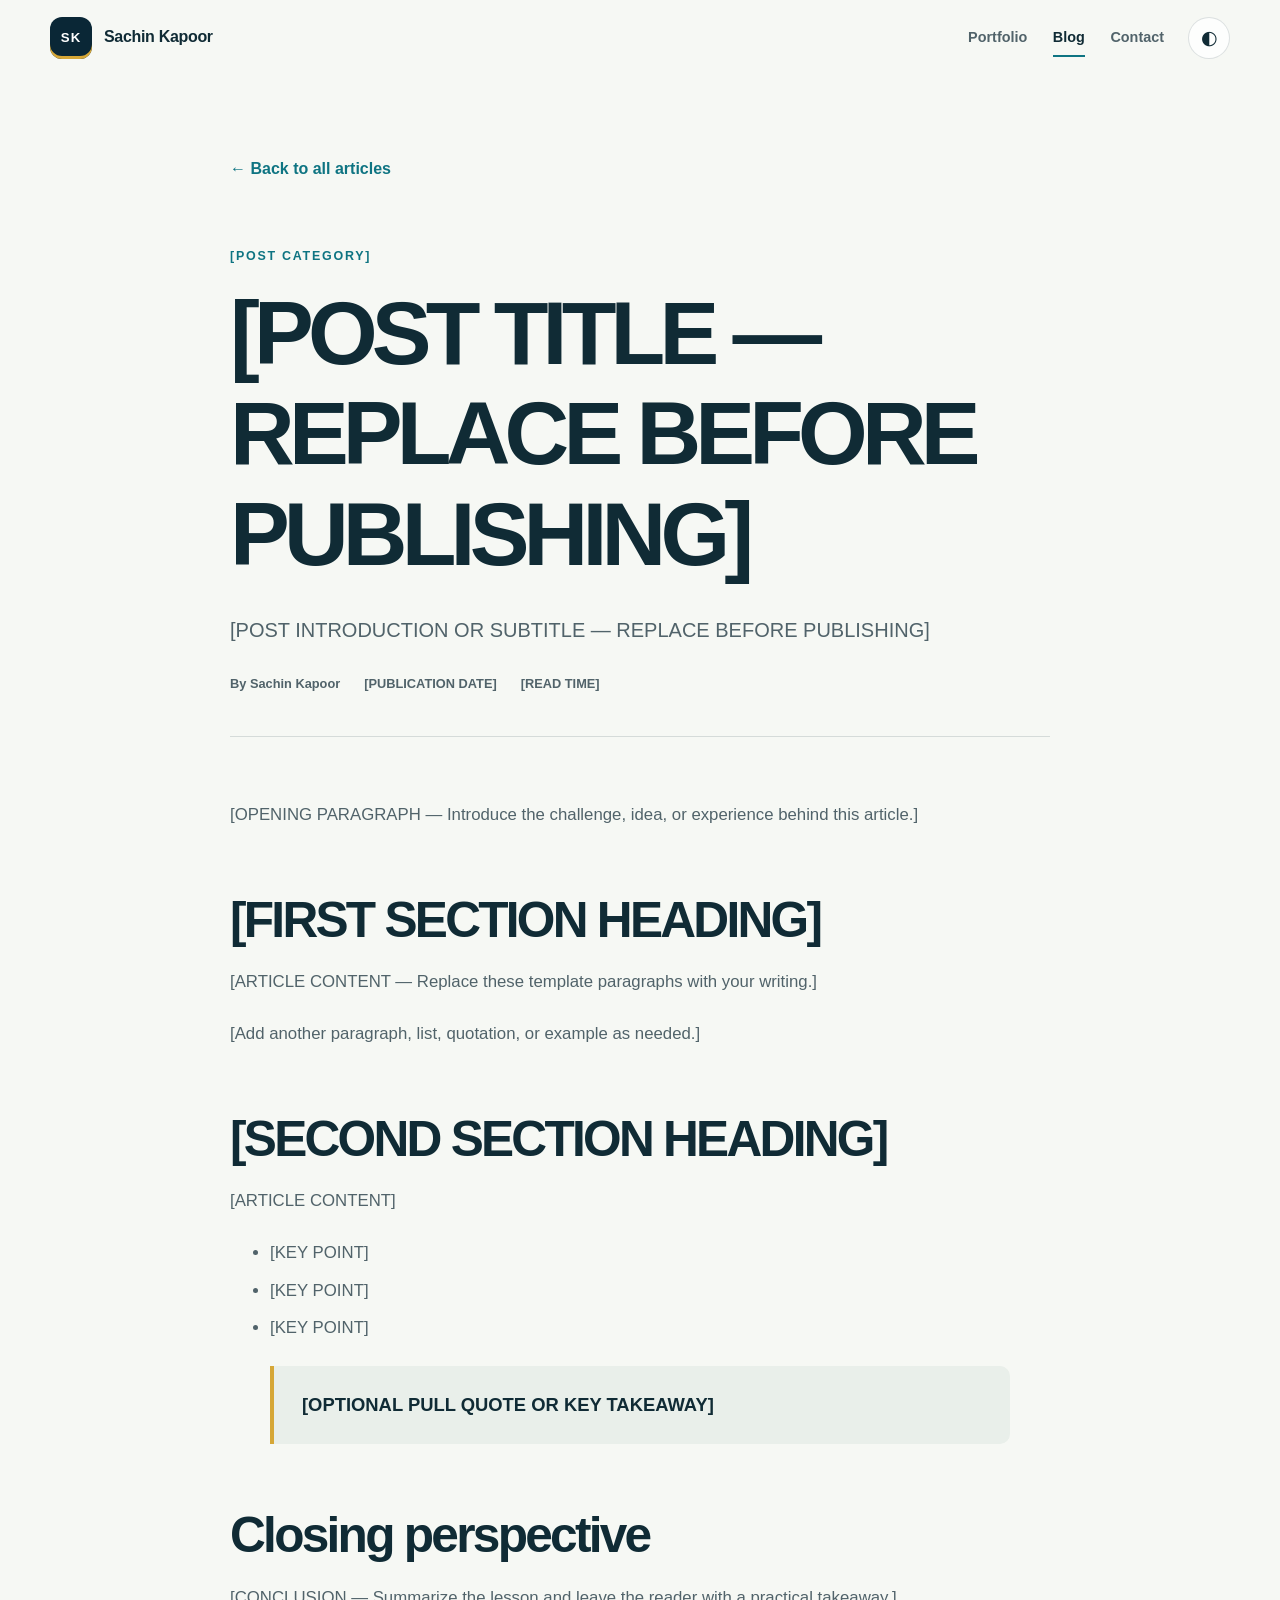
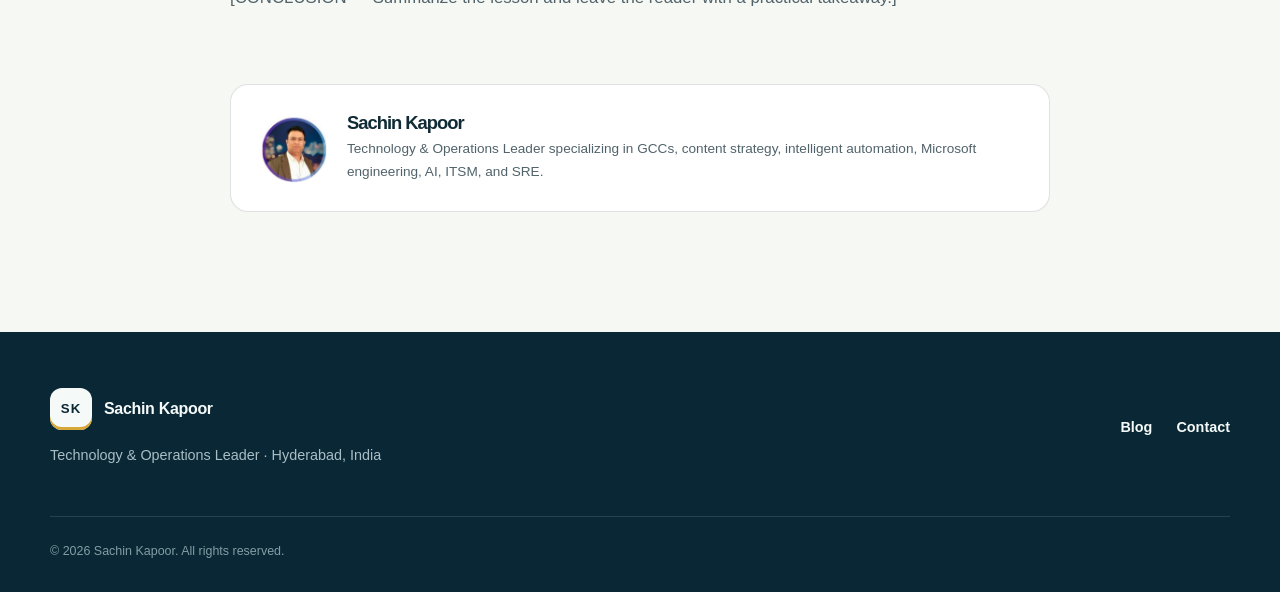
<file: blog/posts/post-template.html>
<!doctype html>
<html lang="en">
  <head>
    <meta charset="UTF-8" />
    <meta name="viewport" content="width=device-width, initial-scale=1.0" />
    <!-- TEMPLATE: Remove this robots tag from a completed article before publishing. -->
    <meta name="robots" content="noindex, nofollow" />
    <meta name="description" content="[POST DESCRIPTION — REPLACE BEFORE PUBLISHING]" />
    <meta name="author" content="Sachin Kapoor" />
    <meta property="og:type" content="article" />
    <meta property="og:title" content="[POST TITLE — REPLACE BEFORE PUBLISHING]" />
    <meta property="og:description" content="[POST DESCRIPTION — REPLACE BEFORE PUBLISHING]" />
    <meta property="article:published_time" content="[YYYY-MM-DD]" />
    <meta property="article:author" content="Sachin Kapoor" />
    <meta property="article:section" content="[POST CATEGORY]" />
    <link rel="canonical" href="[FINAL ABSOLUTE ARTICLE URL]" />
    <link rel="icon" href="../../assets/images/favicon.png" type="image/png" />
    <link rel="stylesheet" href="../../assets/css/styles.css" />
    <link rel="stylesheet" href="../../assets/css/blog.css" />
    <script>
      document.documentElement.classList.add("js");
      try {
        document.documentElement.dataset.theme =
          localStorage.getItem("portfolio-theme") ||
          (window.matchMedia("(prefers-color-scheme: dark)").matches ? "dark" : "light");
      } catch (error) {
        document.documentElement.dataset.theme = "light";
      }
    </script>
    <script src="../../assets/js/main.js" defer></script>
    <title>[POST TITLE] | Sachin Kapoor</title>
  </head>

  <body>
    <a class="skip-link" href="#article-content">Skip to article</a>
    <header class="site-header" data-header>
      <div class="container nav-shell">
        <a class="brand" href="../" aria-label="Blog home">
          <span class="brand-mark" aria-hidden="true">SK</span>
          <span class="brand-name">Sachin Kapoor</span>
        </a>
        <nav class="site-nav" id="site-nav" aria-label="Primary navigation" data-nav>
          <a href="../../">Portfolio</a>
          <a href="../" aria-current="page">Blog</a>
          <a href="../../#contact">Contact</a>
        </nav>
        <div class="nav-actions">
          <button class="icon-button theme-toggle" type="button" aria-label="Switch color theme" title="Switch color theme" data-theme-toggle>
            <span class="theme-icon" aria-hidden="true">◐</span>
          </button>
          <button class="icon-button menu-toggle" type="button" aria-label="Open navigation menu" aria-controls="site-nav" aria-expanded="false" data-menu-toggle>
            <span></span><span></span><span></span>
          </button>
        </div>
      </div>
    </header>

    <main class="article-main" id="article-content">
      <article class="article-shell">
        <a class="article-back" href="../">← Back to all articles</a>
        <header class="article-header">
          <p class="eyebrow">[POST CATEGORY]</p>
          <h1>[POST TITLE — REPLACE BEFORE PUBLISHING]</h1>
          <p class="article-deck">[POST INTRODUCTION OR SUBTITLE — REPLACE BEFORE PUBLISHING]</p>
          <div class="article-meta">
            <span>By Sachin Kapoor</span>
            <time datetime="[YYYY-MM-DD]">[PUBLICATION DATE]</time>
            <span>[READ TIME]</span>
          </div>
        </header>

        <div class="article-content">
          <p>[OPENING PARAGRAPH — Introduce the challenge, idea, or experience behind this article.]</p>

          <h2>[FIRST SECTION HEADING]</h2>
          <p>[ARTICLE CONTENT — Replace these template paragraphs with your writing.]</p>
          <p>[Add another paragraph, list, quotation, or example as needed.]</p>

          <h2>[SECOND SECTION HEADING]</h2>
          <p>[ARTICLE CONTENT]</p>
          <ul>
            <li>[KEY POINT]</li>
            <li>[KEY POINT]</li>
            <li>[KEY POINT]</li>
          </ul>

          <blockquote>[OPTIONAL PULL QUOTE OR KEY TAKEAWAY]</blockquote>

          <h2>Closing perspective</h2>
          <p>[CONCLUSION — Summarize the lesson and leave the reader with a practical takeaway.]</p>
        </div>

        <aside class="article-author" aria-label="About the author">
          <img src="../../assets/images/profile-photo.png" width="70" height="70" alt="Portrait of Sachin Kapoor" />
          <div>
            <h2>Sachin Kapoor</h2>
            <p>Technology &amp; Operations Leader specializing in GCCs, content strategy, intelligent automation, Microsoft engineering, AI, ITSM, and SRE.</p>
          </div>
        </aside>
      </article>
    </main>

    <footer class="site-footer">
      <div class="container footer-grid">
        <div>
          <a class="brand footer-brand" href="../../" aria-label="Portfolio home">
            <span class="brand-mark" aria-hidden="true">SK</span>
            <span class="brand-name">Sachin Kapoor</span>
          </a>
          <p>Technology &amp; Operations Leader · Hyderabad, India</p>
        </div>
        <div class="footer-links"><a href="../">Blog</a><a href="../../#contact">Contact</a></div>
        <p class="copyright">© <span data-current-year>2026</span> Sachin Kapoor. All rights reserved.</p>
      </div>
    </footer>
  </body>
</html>
</file>
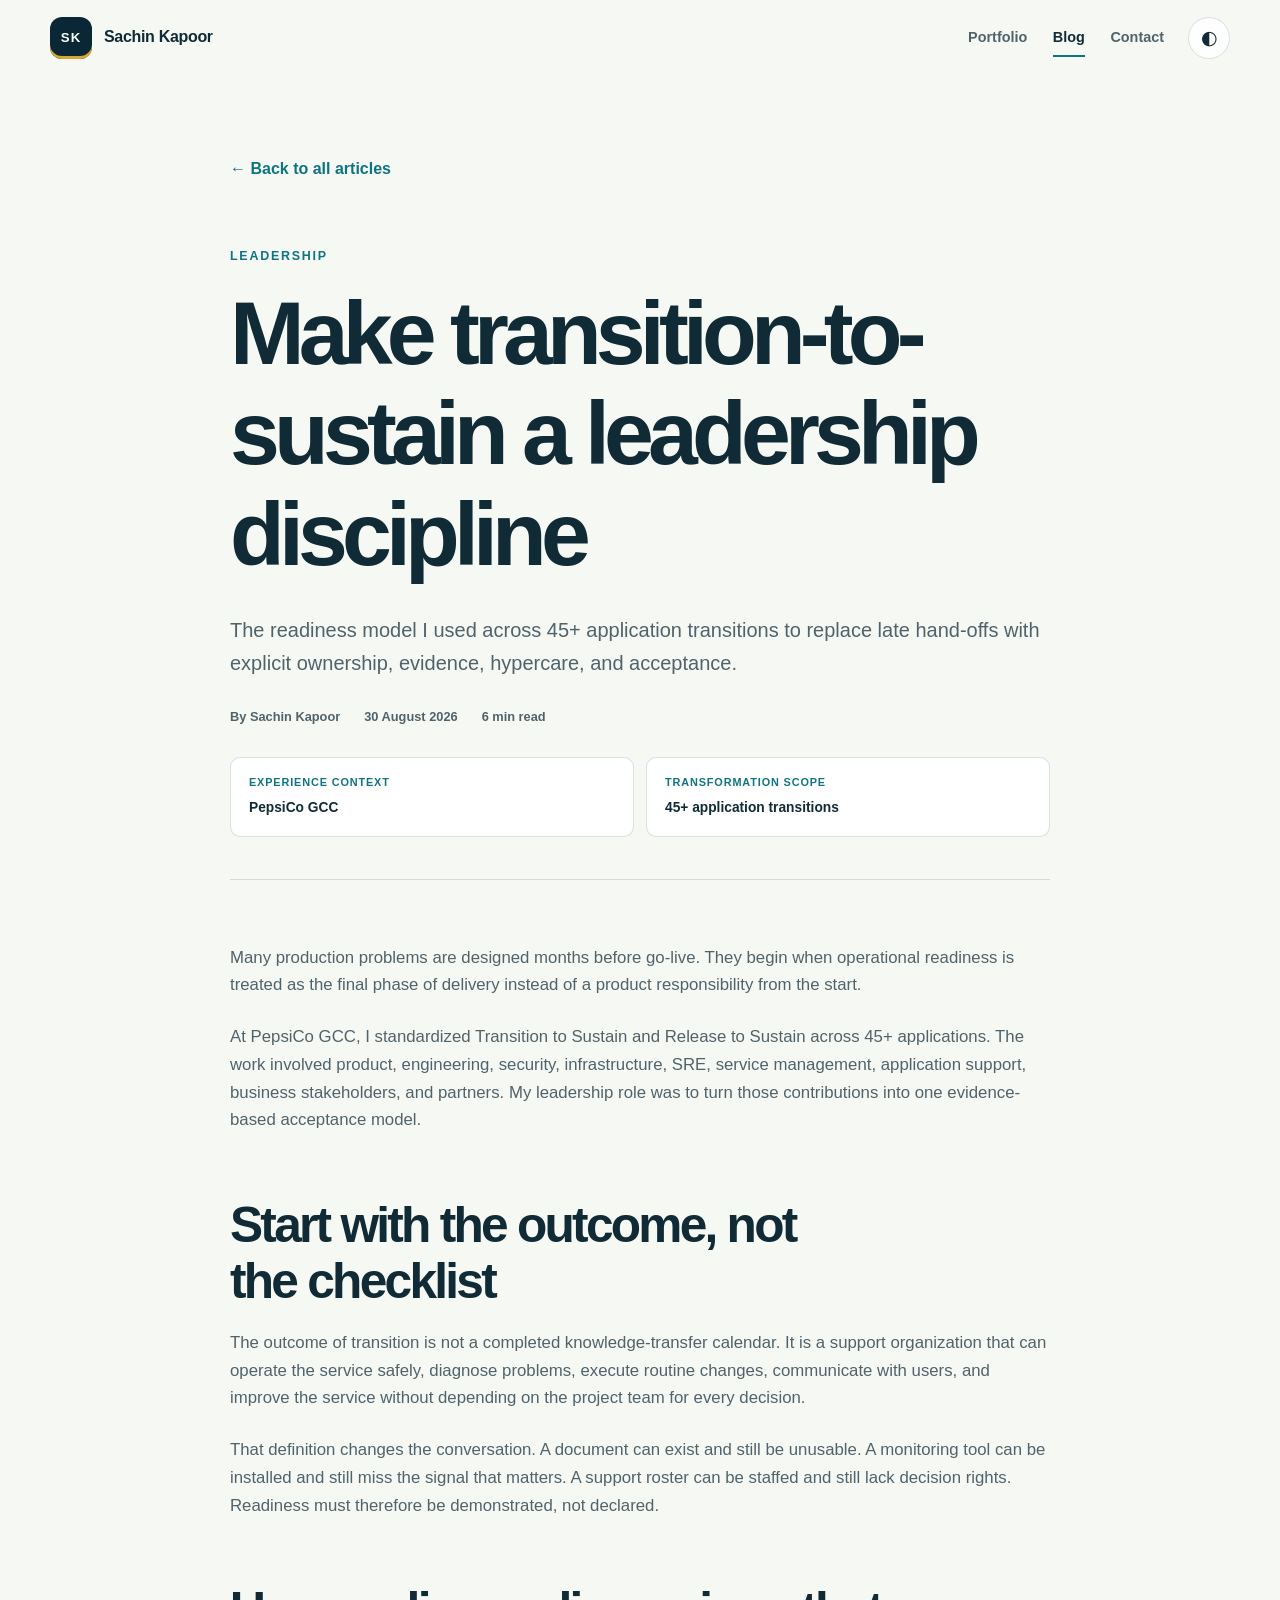
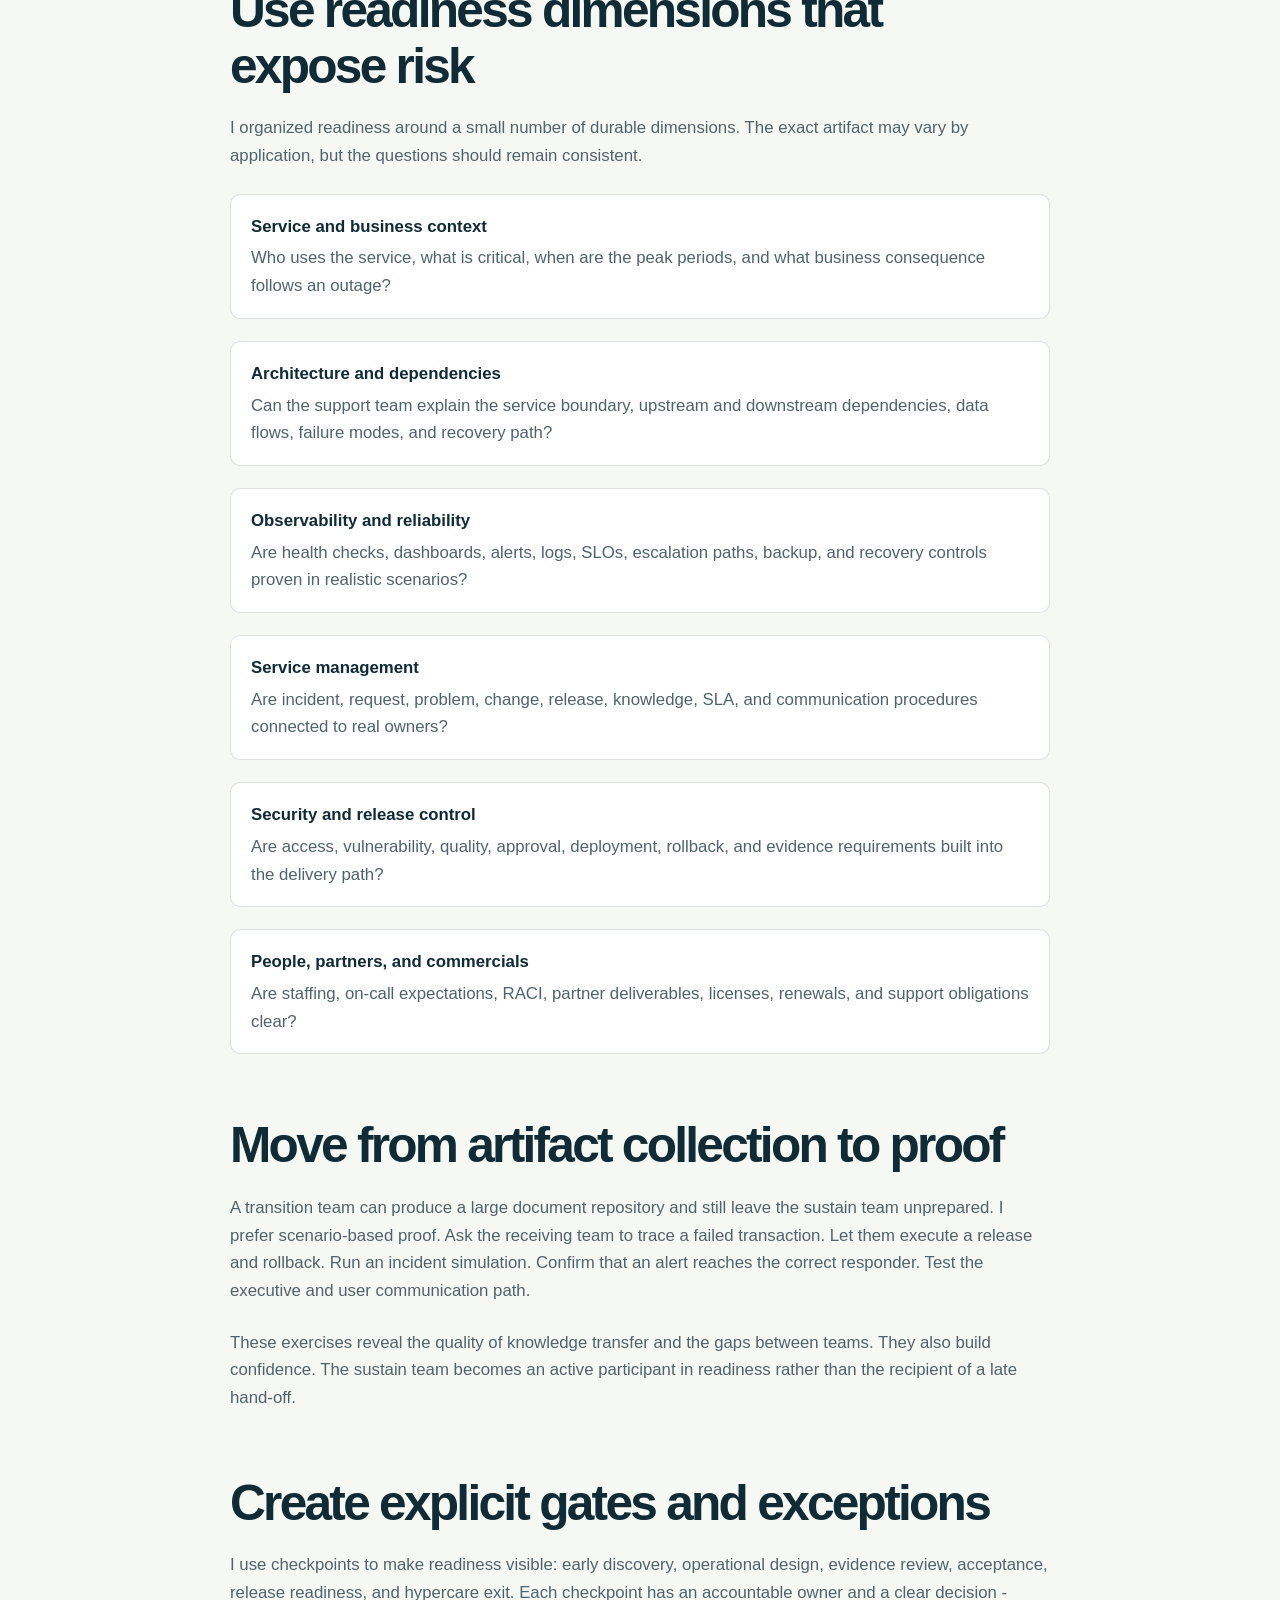
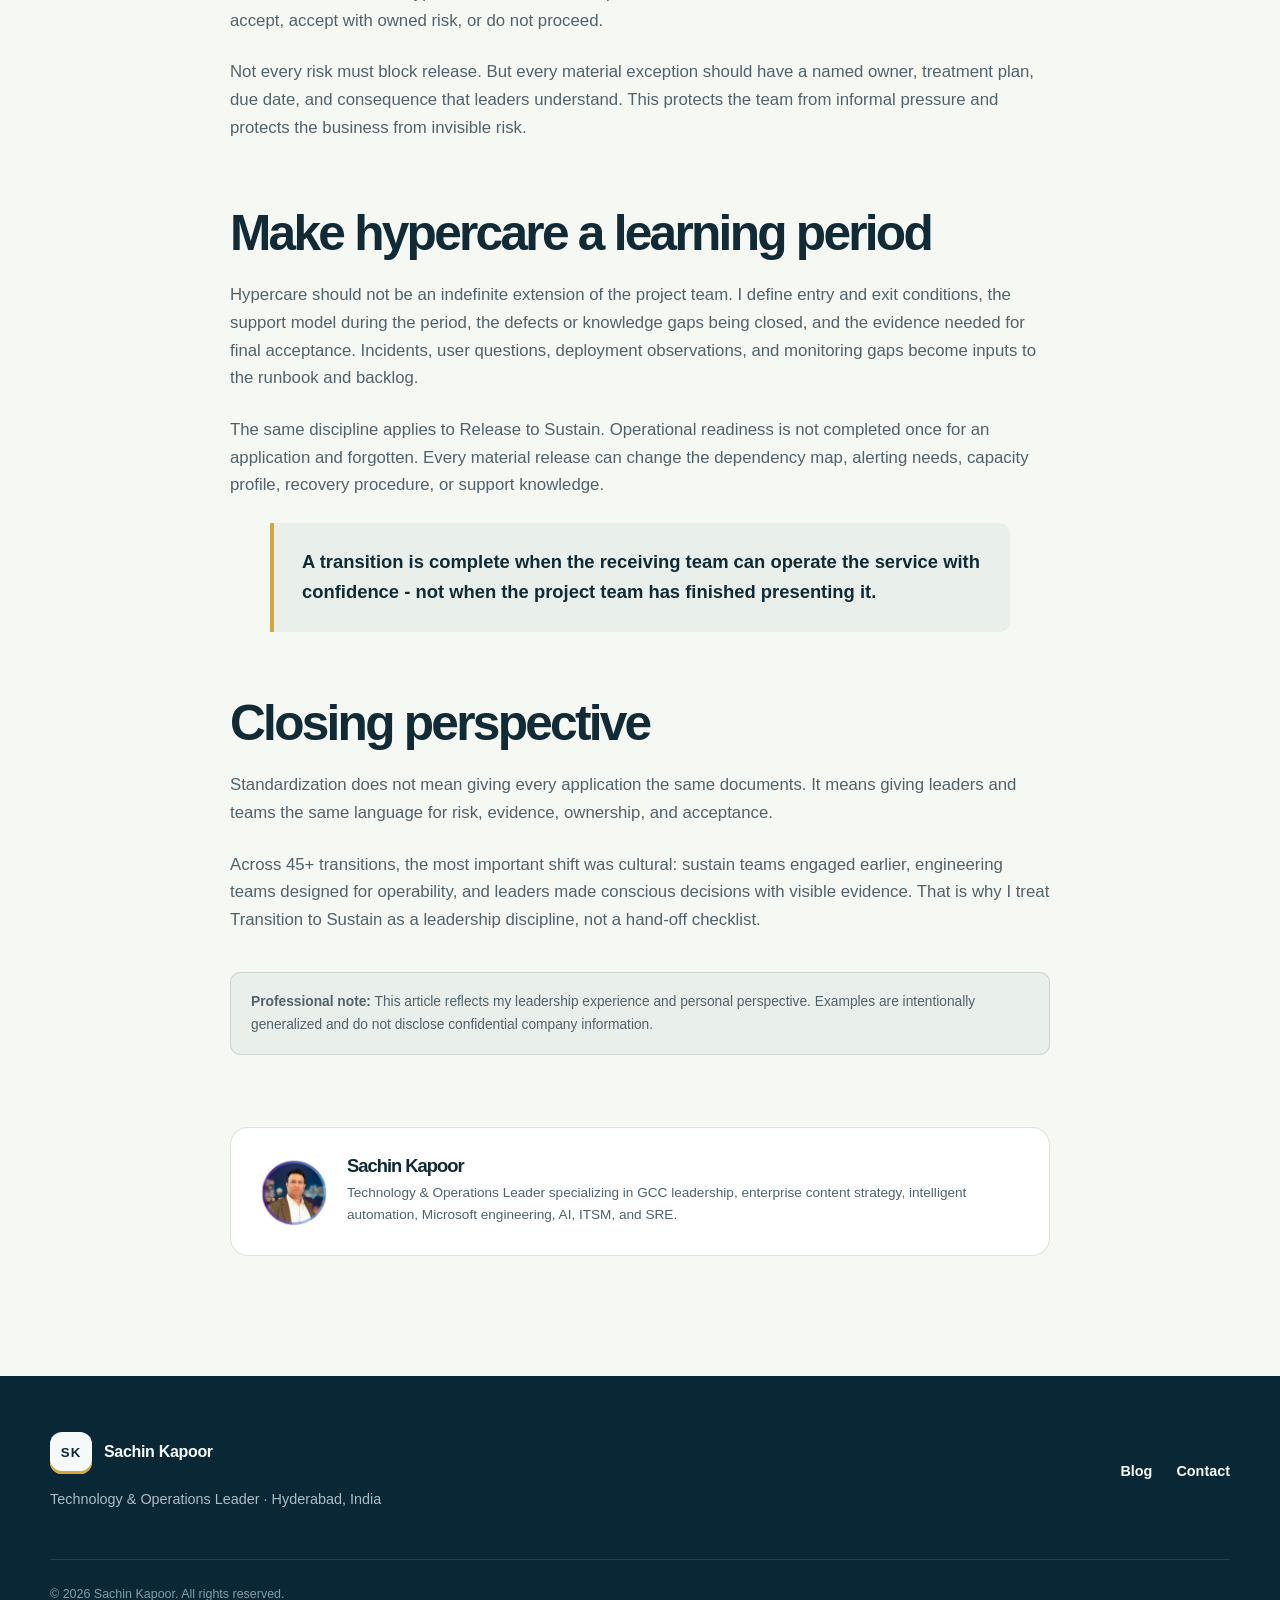
<file: blog/posts/transition-to-sustain-leadership-discipline.html>
<!doctype html>
<html lang="en">
  <head>
    <meta charset="UTF-8" />
    <meta name="viewport" content="width=device-width, initial-scale=1.0" />
    <meta name="description" content="Sachin Kapoor shares the readiness and acceptance model he used to standardize Transition to Sustain and Release to Sustain across 45+ applications at PepsiCo GCC." />
    <meta name="author" content="Sachin Kapoor" />
    <meta property="og:type" content="article" />
    <meta property="og:title" content="Make transition-to-sustain a leadership discipline" />
    <meta property="og:description" content="A practical model for replacing late operational hand-offs with evidence, ownership, hypercare, and explicit acceptance." />
    <meta property="og:url" content="https://sachin-kapoor.com/blog/posts/transition-to-sustain-leadership-discipline.html" />
    <meta property="og:image" content="https://sachin-kapoor.com/assets/images/profile-photo.png" />
    <meta property="article:published_time" content="2026-08-30" />
    <meta property="article:author" content="Sachin Kapoor" />
    <meta property="article:section" content="Leadership" />
    <link rel="canonical" href="https://sachin-kapoor.com/blog/posts/transition-to-sustain-leadership-discipline.html" />
    <link rel="icon" href="../../assets/images/favicon.png" type="image/png" />
    <link rel="stylesheet" href="../../assets/css/styles.css" />
    <link rel="stylesheet" href="../../assets/css/blog.css?v=20260830" />
    <script>document.documentElement.classList.add("js");try{document.documentElement.dataset.theme=localStorage.getItem("portfolio-theme")||(window.matchMedia("(prefers-color-scheme: dark)").matches?"dark":"light")}catch(error){document.documentElement.dataset.theme="light"}</script>
    <script src="../../assets/js/main.js" defer></script>
    <title>Make transition-to-sustain a leadership discipline | Sachin Kapoor</title>
  </head>
  <body>
    <a class="skip-link" href="#article-content">Skip to article</a>
    <header class="site-header" data-header><div class="container nav-shell"><a class="brand" href="../../" aria-label="Sachin Kapoor portfolio home"><span class="brand-mark" aria-hidden="true">SK</span><span class="brand-name">Sachin Kapoor</span></a><nav class="site-nav" id="site-nav" aria-label="Primary navigation" data-nav><a href="../../">Portfolio</a><a href="../" aria-current="page">Blog</a><a href="../../#contact">Contact</a></nav><div class="nav-actions"><button class="icon-button theme-toggle" type="button" aria-label="Switch color theme" title="Switch color theme" data-theme-toggle><span class="theme-icon" aria-hidden="true">◐</span></button><button class="icon-button menu-toggle" type="button" aria-label="Open navigation menu" aria-controls="site-nav" aria-expanded="false" data-menu-toggle><span></span><span></span><span></span></button></div></div></header>
    <main class="article-main" id="article-content">
      <article class="article-shell">
        <a class="article-back" href="../">← Back to all articles</a>
        <header class="article-header">
          <p class="eyebrow">Leadership</p>
          <h1>Make transition-to-sustain a leadership discipline</h1>
          <p class="article-deck">The readiness model I used across 45+ application transitions to replace late hand-offs with explicit ownership, evidence, hypercare, and acceptance.</p>
          <div class="article-meta"><span>By Sachin Kapoor</span><time datetime="2026-08-30">30 August 2026</time><span>6 min read</span></div>
          <dl class="article-context"><div><dt>Experience context</dt><dd>PepsiCo GCC</dd></div><div><dt>Transformation scope</dt><dd>45+ application transitions</dd></div></dl>
        </header>
        <div class="article-content">
          <p>Many production problems are designed months before go-live. They begin when operational readiness is treated as the final phase of delivery instead of a product responsibility from the start.</p>
          <p>At PepsiCo GCC, I standardized Transition to Sustain and Release to Sustain across 45+ applications. The work involved product, engineering, security, infrastructure, SRE, service management, application support, business stakeholders, and partners. My leadership role was to turn those contributions into one evidence-based acceptance model.</p>

          <h2>Start with the outcome, not the checklist</h2>
          <p>The outcome of transition is not a completed knowledge-transfer calendar. It is a support organization that can operate the service safely, diagnose problems, execute routine changes, communicate with users, and improve the service without depending on the project team for every decision.</p>
          <p>That definition changes the conversation. A document can exist and still be unusable. A monitoring tool can be installed and still miss the signal that matters. A support roster can be staffed and still lack decision rights. Readiness must therefore be demonstrated, not declared.</p>

          <h2>Use readiness dimensions that expose risk</h2>
          <p>I organized readiness around a small number of durable dimensions. The exact artifact may vary by application, but the questions should remain consistent.</p>
          <ul class="principle-list">
            <li><strong>Service and business context</strong>Who uses the service, what is critical, when are the peak periods, and what business consequence follows an outage?</li>
            <li><strong>Architecture and dependencies</strong>Can the support team explain the service boundary, upstream and downstream dependencies, data flows, failure modes, and recovery path?</li>
            <li><strong>Observability and reliability</strong>Are health checks, dashboards, alerts, logs, SLOs, escalation paths, backup, and recovery controls proven in realistic scenarios?</li>
            <li><strong>Service management</strong>Are incident, request, problem, change, release, knowledge, SLA, and communication procedures connected to real owners?</li>
            <li><strong>Security and release control</strong>Are access, vulnerability, quality, approval, deployment, rollback, and evidence requirements built into the delivery path?</li>
            <li><strong>People, partners, and commercials</strong>Are staffing, on-call expectations, RACI, partner deliverables, licenses, renewals, and support obligations clear?</li>
          </ul>

          <h2>Move from artifact collection to proof</h2>
          <p>A transition team can produce a large document repository and still leave the sustain team unprepared. I prefer scenario-based proof. Ask the receiving team to trace a failed transaction. Let them execute a release and rollback. Run an incident simulation. Confirm that an alert reaches the correct responder. Test the executive and user communication path.</p>
          <p>These exercises reveal the quality of knowledge transfer and the gaps between teams. They also build confidence. The sustain team becomes an active participant in readiness rather than the recipient of a late hand-off.</p>

          <h2>Create explicit gates and exceptions</h2>
          <p>I use checkpoints to make readiness visible: early discovery, operational design, evidence review, acceptance, release readiness, and hypercare exit. Each checkpoint has an accountable owner and a clear decision - accept, accept with owned risk, or do not proceed.</p>
          <p>Not every risk must block release. But every material exception should have a named owner, treatment plan, due date, and consequence that leaders understand. This protects the team from informal pressure and protects the business from invisible risk.</p>

          <h2>Make hypercare a learning period</h2>
          <p>Hypercare should not be an indefinite extension of the project team. I define entry and exit conditions, the support model during the period, the defects or knowledge gaps being closed, and the evidence needed for final acceptance. Incidents, user questions, deployment observations, and monitoring gaps become inputs to the runbook and backlog.</p>
          <p>The same discipline applies to Release to Sustain. Operational readiness is not completed once for an application and forgotten. Every material release can change the dependency map, alerting needs, capacity profile, recovery procedure, or support knowledge.</p>

          <blockquote>A transition is complete when the receiving team can operate the service with confidence - not when the project team has finished presenting it.</blockquote>

          <h2>Closing perspective</h2>
          <p>Standardization does not mean giving every application the same documents. It means giving leaders and teams the same language for risk, evidence, ownership, and acceptance.</p>
          <p>Across 45+ transitions, the most important shift was cultural: sustain teams engaged earlier, engineering teams designed for operability, and leaders made conscious decisions with visible evidence. That is why I treat Transition to Sustain as a leadership discipline, not a hand-off checklist.</p>
          <p class="article-disclosure"><strong>Professional note:</strong> This article reflects my leadership experience and personal perspective. Examples are intentionally generalized and do not disclose confidential company information.</p>
        </div>
        <aside class="article-author" aria-label="About the author"><img src="../../assets/images/profile-photo.png" width="70" height="70" alt="Portrait of Sachin Kapoor" /><div><h2>Sachin Kapoor</h2><p>Technology &amp; Operations Leader specializing in GCC leadership, enterprise content strategy, intelligent automation, Microsoft engineering, AI, ITSM, and SRE.</p></div></aside>
      </article>
    </main>
    <footer class="site-footer"><div class="container footer-grid"><div><a class="brand footer-brand" href="../../" aria-label="Portfolio home"><span class="brand-mark" aria-hidden="true">SK</span><span class="brand-name">Sachin Kapoor</span></a><p>Technology &amp; Operations Leader · Hyderabad, India</p></div><div class="footer-links"><a href="../">Blog</a><a href="../../#contact">Contact</a></div><p class="copyright">© <span data-current-year>2026</span> Sachin Kapoor. All rights reserved.</p></div></footer>
  </body>
</html>
</file>
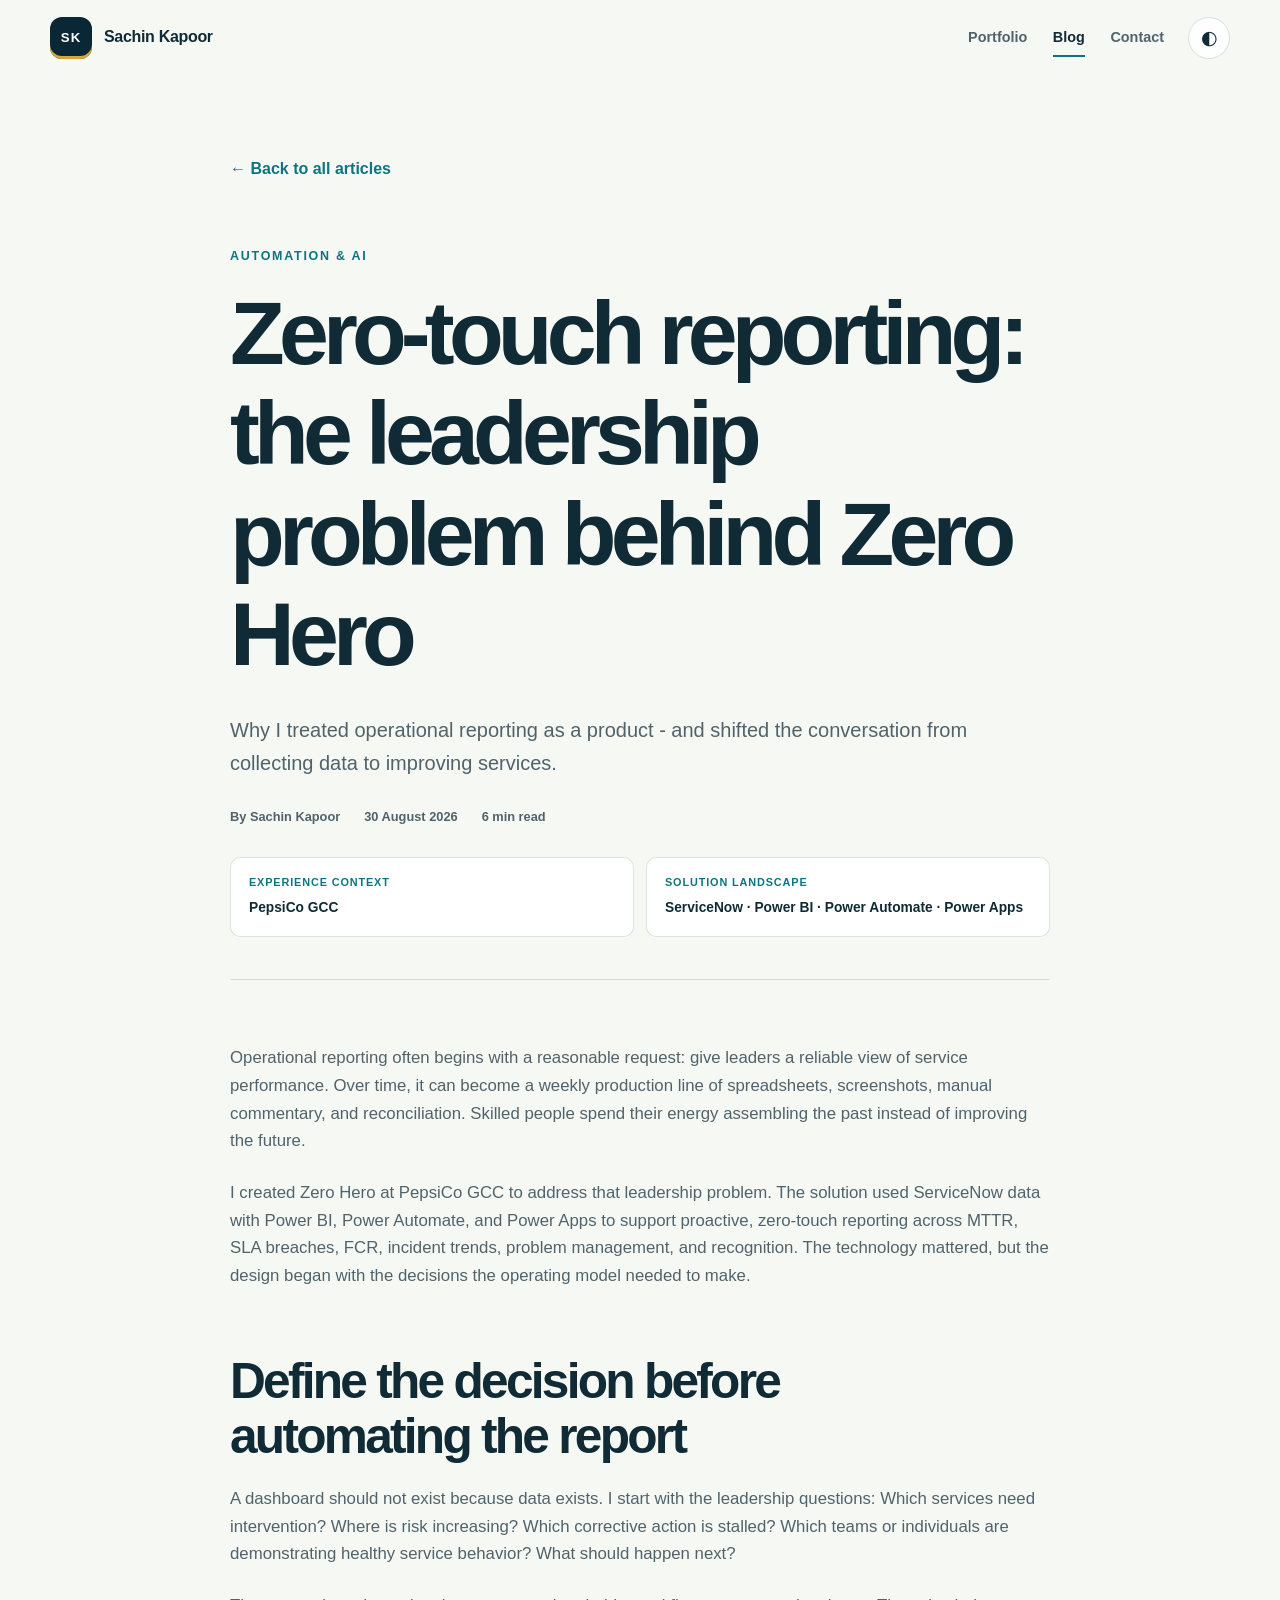
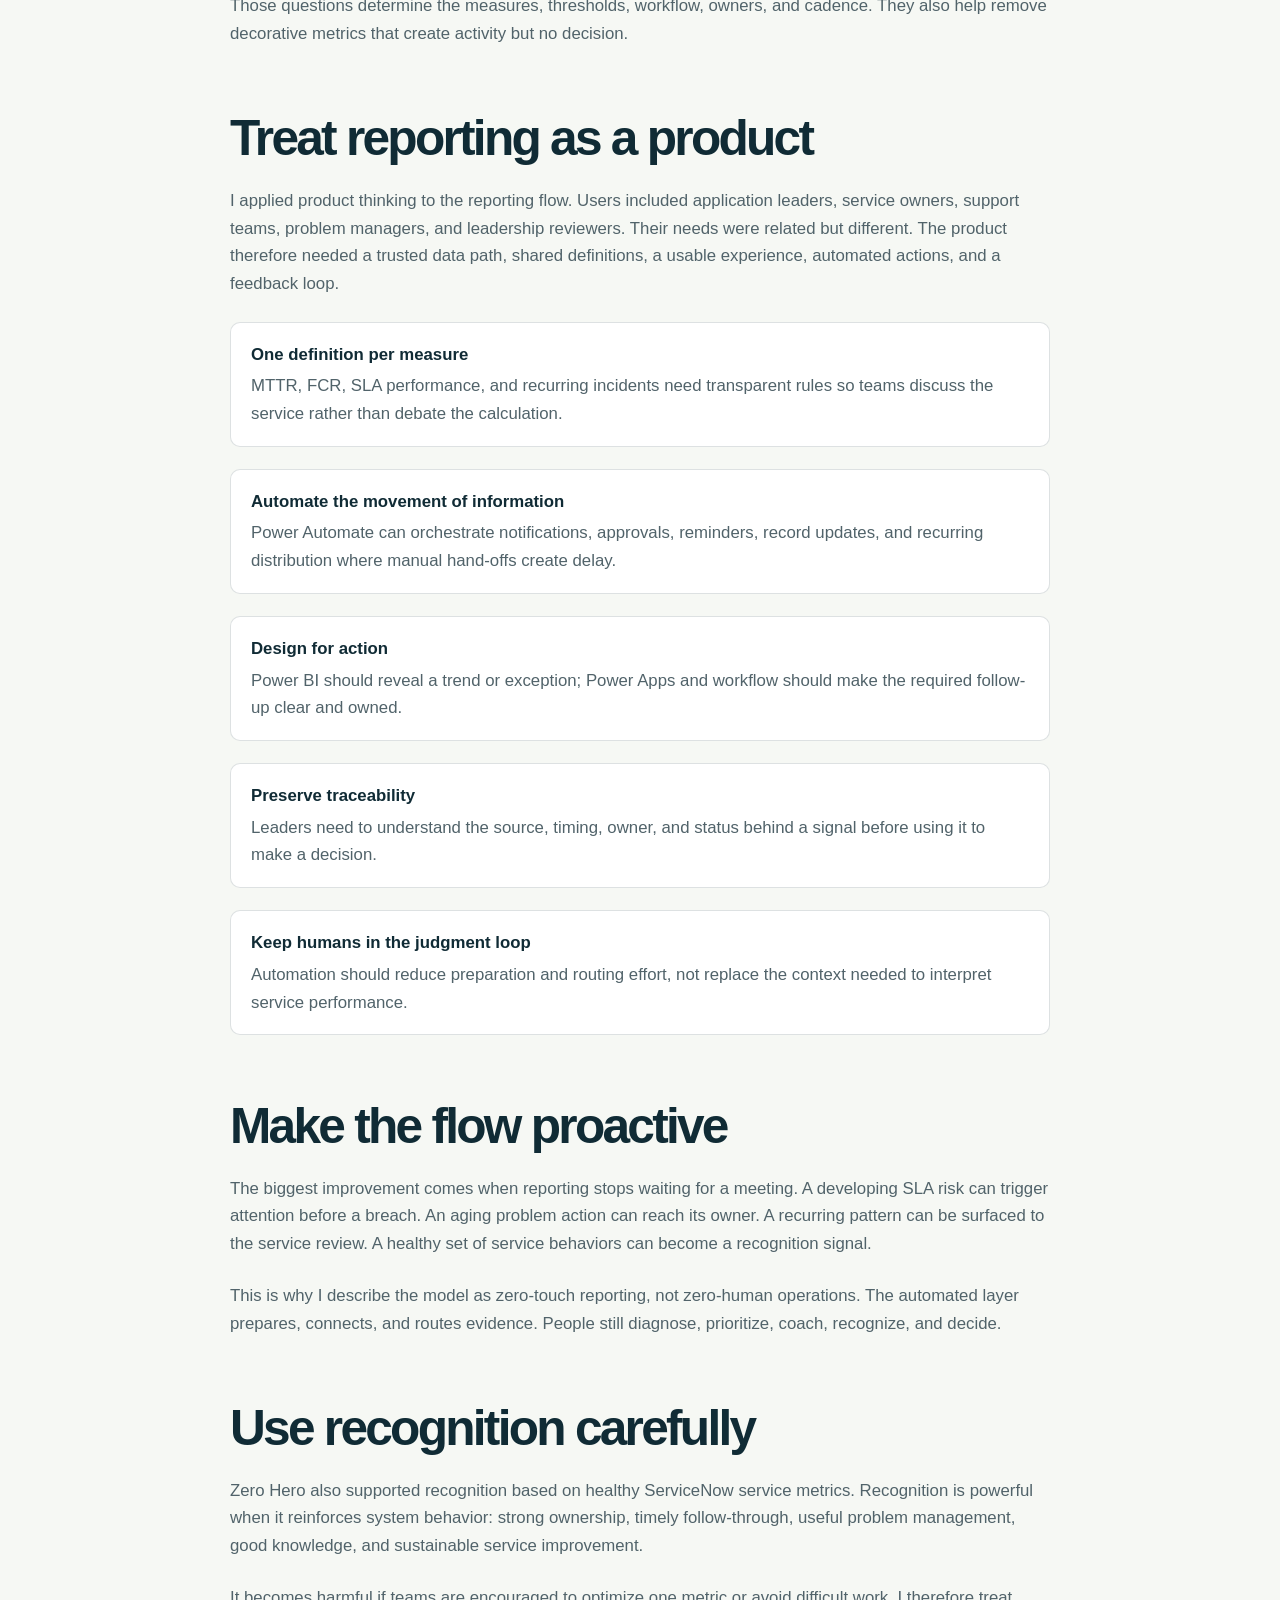
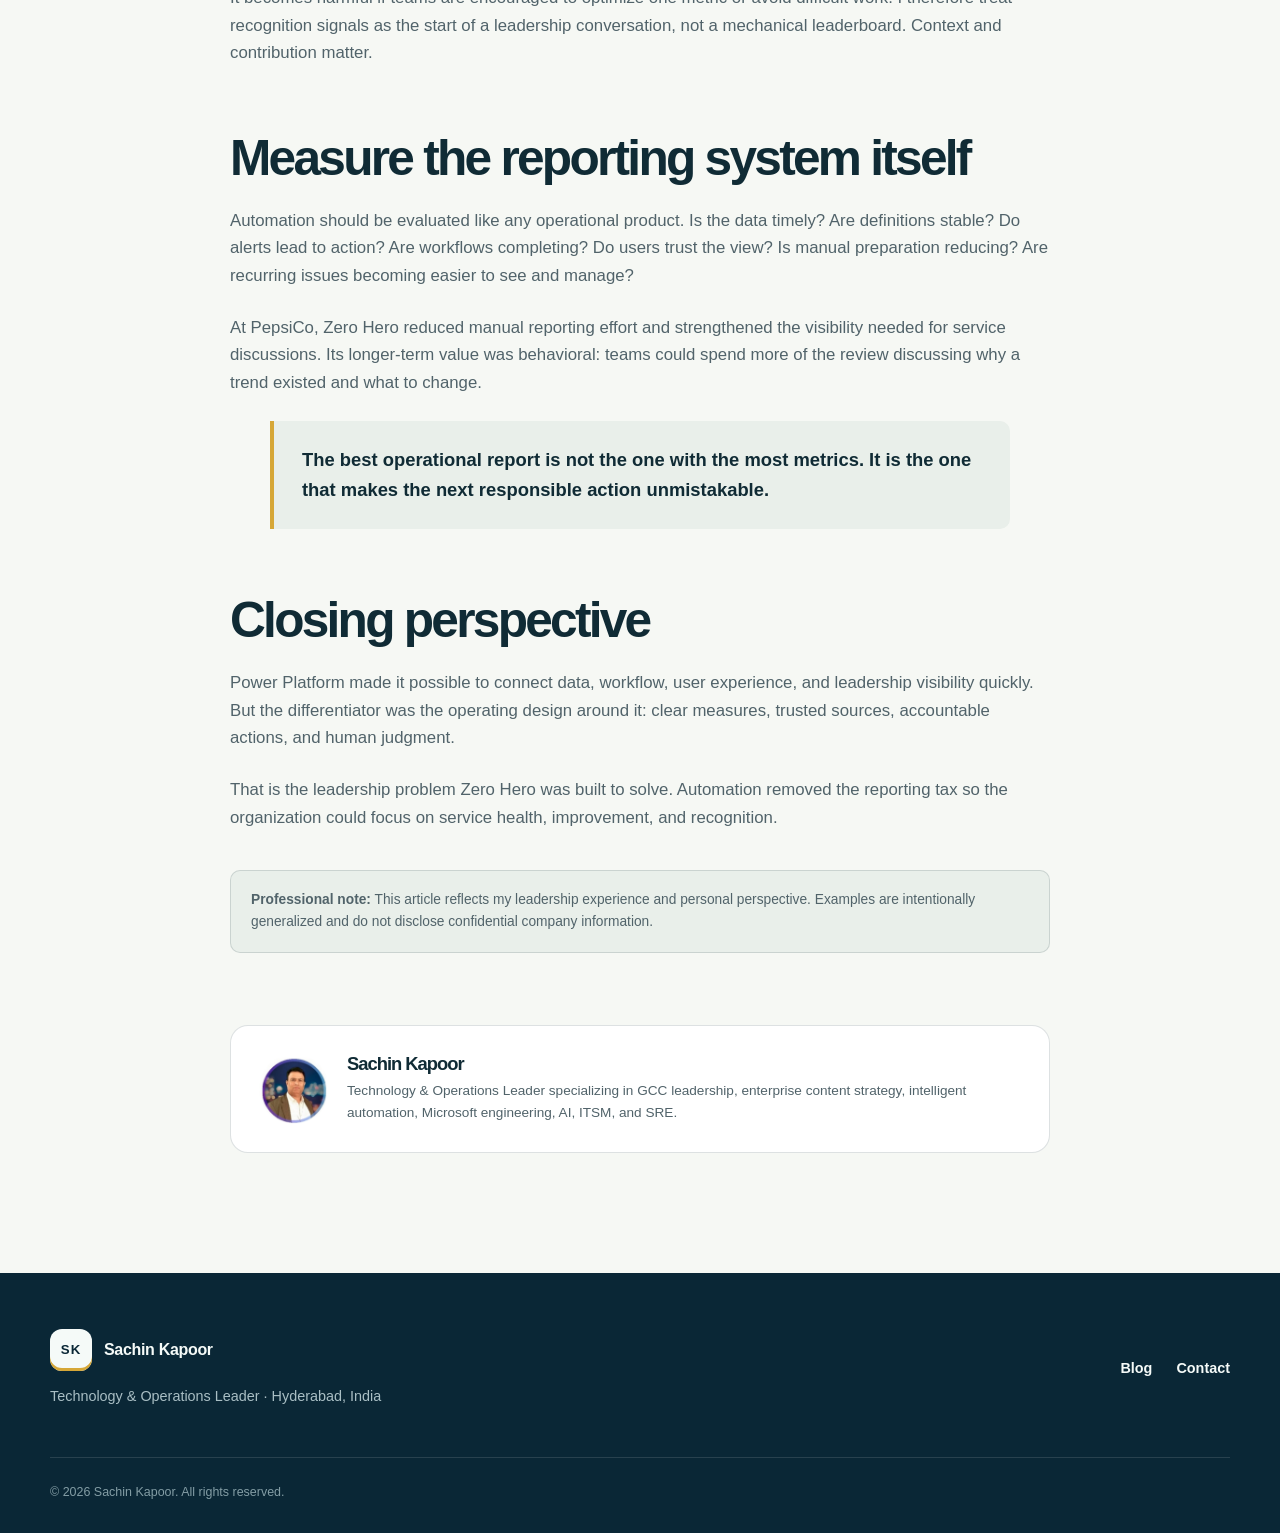
<file: blog/posts/zero-touch-reporting-zero-hero.html>
<!doctype html>
<html lang="en">
  <head>
    <meta charset="UTF-8" />
    <meta name="viewport" content="width=device-width, initial-scale=1.0" />
    <meta name="description" content="Sachin Kapoor explains the leadership problem behind Zero Hero, an automation approach using ServiceNow, Power BI, Power Automate, and Power Apps for operational reporting and recognition." />
    <meta name="author" content="Sachin Kapoor" />
    <meta property="og:type" content="article" />
    <meta property="og:title" content="Zero-touch reporting: the leadership problem behind Zero Hero" />
    <meta property="og:description" content="Why operational reporting should be treated as a product that moves teams from data assembly to action." />
    <meta property="og:url" content="https://sachin-kapoor.com/blog/posts/zero-touch-reporting-zero-hero.html" />
    <meta property="og:image" content="https://sachin-kapoor.com/assets/images/profile-photo.png" />
    <meta property="article:published_time" content="2026-08-30" />
    <meta property="article:author" content="Sachin Kapoor" />
    <meta property="article:section" content="Automation &amp; AI" />
    <link rel="canonical" href="https://sachin-kapoor.com/blog/posts/zero-touch-reporting-zero-hero.html" />
    <link rel="icon" href="../../assets/images/favicon.png" type="image/png" />
    <link rel="stylesheet" href="../../assets/css/styles.css" />
    <link rel="stylesheet" href="../../assets/css/blog.css?v=20260830" />
    <script>document.documentElement.classList.add("js");try{document.documentElement.dataset.theme=localStorage.getItem("portfolio-theme")||(window.matchMedia("(prefers-color-scheme: dark)").matches?"dark":"light")}catch(error){document.documentElement.dataset.theme="light"}</script>
    <script src="../../assets/js/main.js" defer></script>
    <title>Zero-touch reporting: the leadership problem behind Zero Hero | Sachin Kapoor</title>
  </head>
  <body>
    <a class="skip-link" href="#article-content">Skip to article</a>
    <header class="site-header" data-header><div class="container nav-shell"><a class="brand" href="../../" aria-label="Sachin Kapoor portfolio home"><span class="brand-mark" aria-hidden="true">SK</span><span class="brand-name">Sachin Kapoor</span></a><nav class="site-nav" id="site-nav" aria-label="Primary navigation" data-nav><a href="../../">Portfolio</a><a href="../" aria-current="page">Blog</a><a href="../../#contact">Contact</a></nav><div class="nav-actions"><button class="icon-button theme-toggle" type="button" aria-label="Switch color theme" title="Switch color theme" data-theme-toggle><span class="theme-icon" aria-hidden="true">◐</span></button><button class="icon-button menu-toggle" type="button" aria-label="Open navigation menu" aria-controls="site-nav" aria-expanded="false" data-menu-toggle><span></span><span></span><span></span></button></div></div></header>
    <main class="article-main" id="article-content">
      <article class="article-shell">
        <a class="article-back" href="../">← Back to all articles</a>
        <header class="article-header">
          <p class="eyebrow">Automation &amp; AI</p>
          <h1>Zero-touch reporting: the leadership problem behind Zero Hero</h1>
          <p class="article-deck">Why I treated operational reporting as a product - and shifted the conversation from collecting data to improving services.</p>
          <div class="article-meta"><span>By Sachin Kapoor</span><time datetime="2026-08-30">30 August 2026</time><span>6 min read</span></div>
          <dl class="article-context"><div><dt>Experience context</dt><dd>PepsiCo GCC</dd></div><div><dt>Solution landscape</dt><dd>ServiceNow · Power BI · Power Automate · Power Apps</dd></div></dl>
        </header>
        <div class="article-content">
          <p>Operational reporting often begins with a reasonable request: give leaders a reliable view of service performance. Over time, it can become a weekly production line of spreadsheets, screenshots, manual commentary, and reconciliation. Skilled people spend their energy assembling the past instead of improving the future.</p>
          <p>I created Zero Hero at PepsiCo GCC to address that leadership problem. The solution used ServiceNow data with Power BI, Power Automate, and Power Apps to support proactive, zero-touch reporting across MTTR, SLA breaches, FCR, incident trends, problem management, and recognition. The technology mattered, but the design began with the decisions the operating model needed to make.</p>

          <h2>Define the decision before automating the report</h2>
          <p>A dashboard should not exist because data exists. I start with the leadership questions: Which services need intervention? Where is risk increasing? Which corrective action is stalled? Which teams or individuals are demonstrating healthy service behavior? What should happen next?</p>
          <p>Those questions determine the measures, thresholds, workflow, owners, and cadence. They also help remove decorative metrics that create activity but no decision.</p>

          <h2>Treat reporting as a product</h2>
          <p>I applied product thinking to the reporting flow. Users included application leaders, service owners, support teams, problem managers, and leadership reviewers. Their needs were related but different. The product therefore needed a trusted data path, shared definitions, a usable experience, automated actions, and a feedback loop.</p>
          <ul class="principle-list">
            <li><strong>One definition per measure</strong>MTTR, FCR, SLA performance, and recurring incidents need transparent rules so teams discuss the service rather than debate the calculation.</li>
            <li><strong>Automate the movement of information</strong>Power Automate can orchestrate notifications, approvals, reminders, record updates, and recurring distribution where manual hand-offs create delay.</li>
            <li><strong>Design for action</strong>Power BI should reveal a trend or exception; Power Apps and workflow should make the required follow-up clear and owned.</li>
            <li><strong>Preserve traceability</strong>Leaders need to understand the source, timing, owner, and status behind a signal before using it to make a decision.</li>
            <li><strong>Keep humans in the judgment loop</strong>Automation should reduce preparation and routing effort, not replace the context needed to interpret service performance.</li>
          </ul>

          <h2>Make the flow proactive</h2>
          <p>The biggest improvement comes when reporting stops waiting for a meeting. A developing SLA risk can trigger attention before a breach. An aging problem action can reach its owner. A recurring pattern can be surfaced to the service review. A healthy set of service behaviors can become a recognition signal.</p>
          <p>This is why I describe the model as zero-touch reporting, not zero-human operations. The automated layer prepares, connects, and routes evidence. People still diagnose, prioritize, coach, recognize, and decide.</p>

          <h2>Use recognition carefully</h2>
          <p>Zero Hero also supported recognition based on healthy ServiceNow service metrics. Recognition is powerful when it reinforces system behavior: strong ownership, timely follow-through, useful problem management, good knowledge, and sustainable service improvement.</p>
          <p>It becomes harmful if teams are encouraged to optimize one metric or avoid difficult work. I therefore treat recognition signals as the start of a leadership conversation, not a mechanical leaderboard. Context and contribution matter.</p>

          <h2>Measure the reporting system itself</h2>
          <p>Automation should be evaluated like any operational product. Is the data timely? Are definitions stable? Do alerts lead to action? Are workflows completing? Do users trust the view? Is manual preparation reducing? Are recurring issues becoming easier to see and manage?</p>
          <p>At PepsiCo, Zero Hero reduced manual reporting effort and strengthened the visibility needed for service discussions. Its longer-term value was behavioral: teams could spend more of the review discussing why a trend existed and what to change.</p>

          <blockquote>The best operational report is not the one with the most metrics. It is the one that makes the next responsible action unmistakable.</blockquote>

          <h2>Closing perspective</h2>
          <p>Power Platform made it possible to connect data, workflow, user experience, and leadership visibility quickly. But the differentiator was the operating design around it: clear measures, trusted sources, accountable actions, and human judgment.</p>
          <p>That is the leadership problem Zero Hero was built to solve. Automation removed the reporting tax so the organization could focus on service health, improvement, and recognition.</p>
          <p class="article-disclosure"><strong>Professional note:</strong> This article reflects my leadership experience and personal perspective. Examples are intentionally generalized and do not disclose confidential company information.</p>
        </div>
        <aside class="article-author" aria-label="About the author"><img src="../../assets/images/profile-photo.png" width="70" height="70" alt="Portrait of Sachin Kapoor" /><div><h2>Sachin Kapoor</h2><p>Technology &amp; Operations Leader specializing in GCC leadership, enterprise content strategy, intelligent automation, Microsoft engineering, AI, ITSM, and SRE.</p></div></aside>
      </article>
    </main>
    <footer class="site-footer"><div class="container footer-grid"><div><a class="brand footer-brand" href="../../" aria-label="Portfolio home"><span class="brand-mark" aria-hidden="true">SK</span><span class="brand-name">Sachin Kapoor</span></a><p>Technology &amp; Operations Leader · Hyderabad, India</p></div><div class="footer-links"><a href="../">Blog</a><a href="../../#contact">Contact</a></div><p class="copyright">© <span data-current-year>2026</span> Sachin Kapoor. All rights reserved.</p></div></footer>
  </body>
</html>
</file>
<file: assets/css/styles.css>
:root {
  color-scheme: light;
  --bg: #f6f8f4;
  --surface: #ffffff;
  --surface-muted: #e9efea;
  --ink: #102b35;
  --ink-soft: #51636a;
  --line: rgba(16, 43, 53, 0.14);
  --brand: #0e7482;
  --brand-strong: #095b68;
  --accent: #d6a737;
  --accent-soft: #f3e7c1;
  --navy: #0a2736;
  --navy-soft: #123b4c;
  --shadow: 0 24px 80px rgba(8, 34, 44, 0.12);
  --shadow-small: 0 12px 36px rgba(8, 34, 44, 0.09);
  --radius-lg: 28px;
  --radius-md: 18px;
  --radius-sm: 10px;
  --container: min(1180px, calc(100% - 40px));
  --header-height: 76px;
  --font-sans: Inter, Aptos, "Segoe UI", Roboto, Helvetica, Arial, sans-serif;
}

:root[data-theme="dark"] {
  color-scheme: dark;
  --bg: #081d26;
  --surface: #0e2a35;
  --surface-muted: #123540;
  --ink: #f1f7f4;
  --ink-soft: #b6c8c9;
  --line: rgba(231, 243, 239, 0.14);
  --brand: #51bdc4;
  --brand-strong: #75d3d4;
  --accent: #e2b64d;
  --accent-soft: #3b3627;
  --navy: #06171e;
  --navy-soft: #0e303e;
  --shadow: 0 24px 80px rgba(0, 0, 0, 0.28);
  --shadow-small: 0 12px 36px rgba(0, 0, 0, 0.2);
}

*,
*::before,
*::after {
  box-sizing: border-box;
}

html {
  scroll-behavior: smooth;
  scroll-padding-top: calc(var(--header-height) + 24px);
}

body {
  margin: 0;
  background: var(--bg);
  color: var(--ink);
  font-family: var(--font-sans);
  font-size: 16px;
  line-height: 1.65;
  text-rendering: optimizeLegibility;
  -webkit-font-smoothing: antialiased;
}

body.menu-open {
  overflow: hidden;
}

img {
  display: block;
  max-width: 100%;
}

a {
  color: inherit;
  text-decoration: none;
}

button,
input,
textarea {
  font: inherit;
}

button,
a {
  -webkit-tap-highlight-color: transparent;
}

:focus-visible {
  outline: 3px solid var(--accent);
  outline-offset: 4px;
}

.skip-link {
  position: fixed;
  z-index: 1000;
  top: 12px;
  left: 12px;
  padding: 10px 16px;
  border-radius: 8px;
  background: var(--ink);
  color: var(--bg);
  transform: translateY(-150%);
  transition: transform 180ms ease;
}

.skip-link:focus {
  transform: translateY(0);
}

.container {
  width: var(--container);
  margin-inline: auto;
}

.site-header {
  position: fixed;
  z-index: 100;
  inset: 0 0 auto;
  height: var(--header-height);
  border-bottom: 1px solid transparent;
  transition: background 200ms ease, border-color 200ms ease, box-shadow 200ms ease;
}

.site-header.is-scrolled {
  border-bottom-color: var(--line);
  background: color-mix(in srgb, var(--bg) 88%, transparent);
  box-shadow: 0 8px 32px rgba(9, 39, 49, 0.06);
  -webkit-backdrop-filter: blur(16px);
  backdrop-filter: blur(16px);
}

.nav-shell {
  display: flex;
  align-items: center;
  justify-content: space-between;
  height: 100%;
  gap: 24px;
}

.brand {
  display: inline-flex;
  align-items: center;
  gap: 12px;
  font-weight: 750;
  letter-spacing: -0.02em;
  white-space: nowrap;
}

.brand-mark {
  display: grid;
  width: 42px;
  aspect-ratio: 1;
  place-items: center;
  border-radius: 12px;
  background: var(--navy);
  color: #fff;
  font-size: 0.83rem;
  letter-spacing: 0.08em;
  box-shadow: inset 0 -3px 0 var(--accent);
}

.site-nav {
  display: flex;
  align-items: center;
  gap: clamp(16px, 2vw, 28px);
  margin-left: auto;
}

.site-nav a {
  position: relative;
  color: var(--ink-soft);
  font-size: 0.9rem;
  font-weight: 650;
  transition: color 180ms ease;
}

.site-nav a::after {
  position: absolute;
  right: 0;
  bottom: -8px;
  left: 0;
  height: 2px;
  background: var(--brand);
  content: "";
  transform: scaleX(0);
  transform-origin: right;
  transition: transform 180ms ease;
}

.site-nav a:hover,
.site-nav a.is-active {
  color: var(--ink);
}

.site-nav a:hover::after,
.site-nav a.is-active::after {
  transform: scaleX(1);
  transform-origin: left;
}

.nav-actions {
  display: flex;
  gap: 8px;
}

.icon-button {
  display: grid;
  width: 42px;
  aspect-ratio: 1;
  padding: 0;
  place-items: center;
  border: 1px solid var(--line);
  border-radius: 50%;
  background: color-mix(in srgb, var(--surface) 78%, transparent);
  color: var(--ink);
  cursor: pointer;
  transition: transform 180ms ease, background 180ms ease, border-color 180ms ease;
}

.icon-button:hover {
  border-color: var(--brand);
  background: var(--surface);
  transform: translateY(-2px);
}

.theme-icon {
  font-size: 1.2rem;
  line-height: 1;
}

.menu-toggle {
  display: none;
  align-content: center;
  gap: 4px;
}

.menu-toggle span {
  display: block;
  width: 17px;
  height: 2px;
  border-radius: 4px;
  background: currentColor;
  transition: transform 180ms ease, opacity 180ms ease;
}

.hero {
  position: relative;
  min-height: min(920px, 100svh);
  padding: calc(var(--header-height) + 92px) 0 80px;
  overflow: hidden;
}

.hero::before {
  position: absolute;
  inset: 0;
  background-image: linear-gradient(var(--line) 1px, transparent 1px),
    linear-gradient(90deg, var(--line) 1px, transparent 1px);
  background-size: 72px 72px;
  content: "";
  opacity: 0.28;
  mask-image: linear-gradient(to bottom, #000, transparent 74%);
  pointer-events: none;
}

.hero-orb {
  position: absolute;
  border-radius: 50%;
  filter: blur(2px);
  opacity: 0.16;
  pointer-events: none;
}

.hero-orb-one {
  top: 14%;
  right: -120px;
  width: 420px;
  height: 420px;
  background: var(--brand);
}

.hero-orb-two {
  bottom: 18%;
  left: -90px;
  width: 240px;
  height: 240px;
  background: var(--accent);
}

.hero-grid {
  position: relative;
  display: grid;
  grid-template-columns: minmax(0, 1.45fr) minmax(300px, 0.75fr);
  align-items: center;
  gap: clamp(56px, 8vw, 112px);
}

.eyebrow {
  margin: 0 0 16px;
  color: var(--brand);
  font-size: 0.78rem;
  font-weight: 800;
  letter-spacing: 0.14em;
  text-transform: uppercase;
}

h1,
h2,
h3,
p {
  text-wrap: pretty;
}

h1,
h2,
h3 {
  margin-top: 0;
  line-height: 1.12;
}

h1 {
  max-width: 820px;
  margin-bottom: 28px;
  font-size: clamp(3.2rem, 7vw, 6.6rem);
  letter-spacing: -0.065em;
}

h1 span {
  color: var(--brand);
}

h2 {
  max-width: 780px;
  margin-bottom: 24px;
  font-size: clamp(2.2rem, 4.2vw, 4.5rem);
  letter-spacing: -0.055em;
}

h3 {
  margin-bottom: 12px;
  font-size: 1.35rem;
  letter-spacing: -0.025em;
}

.hero-intro {
  max-width: 720px;
  margin: 0 0 34px;
  color: var(--ink-soft);
  font-size: clamp(1.05rem, 1.4vw, 1.22rem);
}

.hero-intro strong {
  color: var(--ink);
}

.hero-actions {
  display: flex;
  flex-wrap: wrap;
  align-items: center;
  gap: 14px;
}

.hero-proof {
  display: flex;
  flex-wrap: wrap;
  gap: 9px;
  margin: 28px 0 0;
  padding: 0;
  list-style: none;
}

.hero-proof li {
  display: inline-flex;
  align-items: center;
  gap: 9px;
  padding: 8px 12px;
  border: 1px solid var(--line);
  border-radius: 999px;
  background: color-mix(in srgb, var(--surface) 84%, transparent);
  color: var(--ink-soft);
  font-size: 0.76rem;
  font-weight: 720;
}

.hero-proof span {
  color: var(--brand);
  font-size: 0.65rem;
  font-weight: 850;
  letter-spacing: 0.08em;
  text-transform: uppercase;
}

.hero-proof + .impact-strip {
  margin-top: 32px;
}

.button {
  display: inline-flex;
  min-height: 50px;
  align-items: center;
  justify-content: center;
  gap: 10px;
  padding: 13px 20px;
  border: 1px solid transparent;
  border-radius: 999px;
  font-weight: 750;
  line-height: 1.2;
  cursor: pointer;
  transition: transform 180ms ease, box-shadow 180ms ease, background 180ms ease, color 180ms ease;
}

.button span,
.text-link span {
  transition: transform 180ms ease;
}

.button:hover,
.text-link:hover {
  transform: translateY(-2px);
}

.button:hover span,
.text-link:hover span {
  transform: translate(2px, -1px);
}

.button-primary {
  background: var(--brand-strong);
  color: #fff;
  box-shadow: 0 10px 28px color-mix(in srgb, var(--brand) 28%, transparent);
}

.button-primary:hover {
  background: var(--brand);
  box-shadow: 0 16px 36px color-mix(in srgb, var(--brand) 35%, transparent);
}

.button-secondary {
  border-color: var(--line);
  background: var(--surface);
  color: var(--ink);
}

.button-secondary:hover {
  border-color: var(--brand);
}

.text-link {
  display: inline-flex;
  align-items: center;
  gap: 7px;
  padding: 10px 4px;
  color: var(--ink);
  font-weight: 750;
  transition: transform 180ms ease, color 180ms ease;
}

.impact-strip {
  display: grid;
  grid-template-columns: repeat(4, 1fr);
  gap: 1px;
  margin: 56px 0 0;
  overflow: hidden;
  border: 1px solid var(--line);
  border-radius: var(--radius-md);
  background: var(--line);
  box-shadow: var(--shadow-small);
}

.impact-strip div {
  padding: 20px 16px;
  background: color-mix(in srgb, var(--surface) 90%, transparent);
}

.impact-strip dt {
  color: var(--brand);
  font-size: clamp(1.25rem, 2vw, 1.7rem);
  font-weight: 850;
  letter-spacing: -0.04em;
}

.impact-strip dd {
  margin: 4px 0 0;
  color: var(--ink-soft);
  font-size: 0.68rem;
  font-weight: 750;
  letter-spacing: 0.04em;
  line-height: 1.35;
  text-transform: uppercase;
}

.hero-visual {
  position: relative;
  max-width: 410px;
  justify-self: end;
}

.portrait-frame {
  position: relative;
  padding: 26px;
}

.portrait-frame::before,
.portrait-frame::after {
  position: absolute;
  z-index: -1;
  border-radius: 50%;
  content: "";
}

.portrait-frame::before {
  inset: 0;
  border: 1px solid color-mix(in srgb, var(--brand) 38%, transparent);
}

.portrait-frame::after {
  inset: 15%;
  border: 1px dashed color-mix(in srgb, var(--accent) 64%, transparent);
  transform: scale(1.35);
}

.portrait-backdrop {
  position: absolute;
  z-index: -1;
  inset: 10px;
  border-radius: 50%;
  background: linear-gradient(145deg, var(--accent-soft), var(--surface-muted));
  box-shadow: var(--shadow);
}

.portrait-frame img {
  width: 100%;
  aspect-ratio: 1;
  border: 8px solid var(--surface);
  border-radius: 50%;
  object-fit: cover;
  box-shadow: var(--shadow);
}

.availability-badge {
  position: absolute;
  right: -20px;
  bottom: 26px;
  display: inline-flex;
  align-items: center;
  gap: 9px;
  margin: 0;
  padding: 10px 15px;
  border: 1px solid var(--line);
  border-radius: 999px;
  background: var(--surface);
  box-shadow: var(--shadow-small);
  color: var(--ink);
  font-size: 0.8rem;
  font-weight: 750;
}

.availability-badge span {
  width: 8px;
  height: 8px;
  border-radius: 50%;
  background: #27a868;
  box-shadow: 0 0 0 5px rgba(39, 168, 104, 0.14);
}

.hero-note {
  max-width: 360px;
  margin: 26px auto 0;
  color: var(--ink-soft);
  font-size: 0.86rem;
  text-align: center;
}

.hero-note span {
  display: block;
  margin-bottom: 4px;
  color: var(--ink);
  font-weight: 800;
  letter-spacing: 0.06em;
  text-transform: uppercase;
}

.section {
  padding: 120px 0;
}

.section-tinted {
  background: var(--surface-muted);
}

.section-heading {
  margin-bottom: 56px;
}

.section-heading h2 {
  margin-bottom: 0;
}

.section-heading-row {
  display: grid;
  grid-template-columns: minmax(0, 1.6fr) minmax(250px, 0.65fr);
  align-items: end;
  gap: 48px;
}

.section-heading-row > p {
  margin: 0 0 10px;
  color: var(--ink-soft);
}

.about-grid {
  display: grid;
  grid-template-columns: minmax(280px, 0.85fr) minmax(340px, 1.15fr);
  column-gap: clamp(48px, 8vw, 120px);
}

.about-copy {
  font-size: 1.04rem;
}

.about-copy p {
  margin-top: 0;
  color: var(--ink-soft);
}

.about-copy .lead-copy {
  color: var(--ink);
  font-size: 1.35rem;
  font-weight: 580;
  line-height: 1.48;
}

.operating-model {
  grid-column: 1 / -1;
  display: grid;
  grid-template-columns: repeat(4, 1fr);
  margin-top: 44px;
  overflow: hidden;
  border: 1px solid var(--line);
  border-radius: var(--radius-lg);
  background: var(--surface);
  box-shadow: var(--shadow-small);
}

.operating-model article {
  min-height: 205px;
  padding: 28px;
  border-right: 1px solid var(--line);
  transition: background 180ms ease, transform 180ms ease;
}

.operating-model article:last-child {
  border-right: 0;
}

.operating-model article:hover {
  background: var(--surface-muted);
}

.operating-model article > span,
.skill-index {
  display: block;
  margin-bottom: 42px;
  color: var(--brand);
  font-size: 0.78rem;
  font-weight: 850;
  letter-spacing: 0.12em;
}

.operating-model p {
  margin: 0;
  color: var(--ink-soft);
  font-size: 0.9rem;
}

.focus-section {
  position: relative;
  overflow: hidden;
  border-block: 1px solid var(--line);
  background: var(--surface);
}

.focus-section::before {
  position: absolute;
  top: -190px;
  left: 50%;
  width: 520px;
  height: 520px;
  border-radius: 50%;
  background: color-mix(in srgb, var(--brand) 9%, transparent);
  content: "";
  filter: blur(4px);
  pointer-events: none;
}

.focus-section .container {
  position: relative;
}

.focus-grid {
  display: grid;
  grid-template-columns: repeat(2, minmax(0, 1fr));
  gap: 20px;
}

.focus-card {
  display: flex;
  min-height: 780px;
  flex-direction: column;
  padding: clamp(30px, 4vw, 48px);
  border: 1px solid var(--line);
  border-radius: var(--radius-lg);
  background: var(--bg);
  box-shadow: var(--shadow-small);
}

.focus-card-content {
  border-top: 4px solid var(--brand);
}

.focus-card-automation {
  border-top: 4px solid var(--accent);
}

.focus-card-heading {
  padding-bottom: 30px;
  border-bottom: 1px solid var(--line);
}

.focus-number {
  margin: 0 0 52px;
  color: var(--ink-soft);
  font-size: 0.78rem;
  font-weight: 850;
  letter-spacing: 0.14em;
}

.focus-card h3 {
  max-width: 520px;
  margin-bottom: 18px;
  font-size: clamp(1.75rem, 3vw, 2.55rem);
  letter-spacing: -0.045em;
}

.focus-card-heading > p:last-child {
  margin: 0;
  color: var(--ink-soft);
}

.focus-path {
  display: grid;
  gap: 0;
  margin: 30px 0;
  padding: 0;
  list-style: none;
  counter-reset: focus-step;
}

.focus-path li {
  position: relative;
  display: grid;
  grid-template-columns: 92px 1fr;
  gap: 18px;
  padding: 18px 0;
  border-bottom: 1px solid var(--line);
}

.focus-path li:first-child {
  padding-top: 0;
}

.focus-path li:last-child {
  border-bottom: 0;
}

.focus-path span {
  color: var(--brand);
  font-size: 0.72rem;
  font-weight: 850;
  letter-spacing: 0.08em;
  text-transform: uppercase;
}

.focus-card-automation .focus-path span {
  color: color-mix(in srgb, var(--accent) 88%, var(--ink));
}

.focus-path p {
  margin: 0;
  color: var(--ink-soft);
  font-size: 0.88rem;
  line-height: 1.55;
}

.focus-tags {
  display: flex;
  flex-wrap: wrap;
  gap: 8px;
  margin: auto 0 0;
  padding: 0;
  list-style: none;
}

.focus-tags li {
  padding: 7px 11px;
  border: 1px solid var(--line);
  border-radius: 999px;
  background: var(--surface);
  color: var(--ink);
  font-size: 0.72rem;
  font-weight: 720;
}

.timeline {
  position: relative;
}

.timeline::before {
  position: absolute;
  top: 10px;
  bottom: 12px;
  left: 19.8%;
  width: 1px;
  background: var(--line);
  content: "";
}

.timeline-item {
  position: relative;
  display: grid;
  grid-template-columns: minmax(170px, 0.7fr) minmax(0, 2.7fr);
  gap: clamp(44px, 7vw, 96px);
  padding: 0 0 78px;
}

.timeline-item:last-child {
  padding-bottom: 0;
}

.timeline-marker {
  position: absolute;
  z-index: 2;
  top: 8px;
  left: calc(19.8% - 6px);
  width: 13px;
  aspect-ratio: 1;
  border: 3px solid var(--surface-muted);
  border-radius: 50%;
  background: var(--brand);
  box-shadow: 0 0 0 1px var(--brand);
}

.timeline-meta p {
  margin: 0 0 6px;
  color: var(--ink);
  font-weight: 780;
}

.timeline-meta span {
  color: var(--ink-soft);
  font-size: 0.85rem;
}

.timeline-content {
  max-width: 790px;
}

.company,
.card-kicker,
.project-label {
  margin: 0 0 8px;
  color: var(--brand);
  font-size: 0.76rem;
  font-weight: 850;
  letter-spacing: 0.1em;
  text-transform: uppercase;
}

.timeline-content h3 {
  margin-bottom: 22px;
  font-size: clamp(1.55rem, 2.6vw, 2.35rem);
}

.timeline-content ul {
  display: grid;
  gap: 12px;
  margin: 0;
  padding-left: 20px;
  color: var(--ink-soft);
}

.timeline-content li::marker {
  color: var(--brand);
}

.timeline-item-compact .timeline-content > p:last-child {
  margin: 0;
  color: var(--ink-soft);
}

.career-footprint {
  margin-top: 96px;
  padding-top: 72px;
  border-top: 1px solid var(--line);
}

.career-footprint-heading {
  display: grid;
  grid-template-columns: minmax(0, 1.4fr) minmax(260px, 0.6fr);
  align-items: end;
  gap: 48px;
  margin-bottom: 34px;
}

.career-footprint-heading h3 {
  max-width: 720px;
  margin-bottom: 0;
  font-size: clamp(2rem, 3.8vw, 3.8rem);
  letter-spacing: -0.05em;
}

.career-footprint-heading > p {
  margin: 0 0 8px;
  color: var(--ink-soft);
}

.company-domain-grid {
  display: grid;
  grid-template-columns: repeat(2, minmax(0, 1fr));
  gap: 16px;
}

.company-domain-card {
  padding: 30px;
  border: 1px solid var(--line);
  border-radius: var(--radius-md);
  background: var(--surface);
}

.company-domain-card-primary {
  border-top: 4px solid var(--brand);
}

.company-domain-card h4 {
  margin: 0 0 8px;
  color: var(--ink);
  font-size: 1.25rem;
  line-height: 1.25;
}

.company-domain-card > p:not(.company-period),
.company-domain-card-intro > p:not(.company-period) {
  margin: 0 0 18px;
  color: var(--brand);
  font-weight: 760;
}

.company-domain-card > span {
  color: var(--ink-soft);
  font-size: 0.85rem;
}

.company-period {
  margin: 0 0 28px;
  color: var(--ink-soft);
  font-size: 0.74rem;
  font-weight: 800;
  letter-spacing: 0.08em;
  text-transform: uppercase;
}

.company-domain-card-wide {
  grid-column: 1 / -1;
  display: grid;
  grid-template-columns: minmax(230px, 0.65fr) minmax(0, 1.35fr);
  gap: 46px;
}

.company-list {
  display: grid;
  grid-template-columns: repeat(2, minmax(0, 1fr));
  gap: 0 22px;
  margin: 0;
  padding: 0;
  list-style: none;
}

.company-list li {
  display: grid;
  gap: 3px;
  padding: 12px 0;
  border-bottom: 1px solid var(--line);
}

.company-list strong {
  color: var(--ink);
  font-size: 0.85rem;
}

.company-list span {
  color: var(--ink-soft);
  font-size: 0.75rem;
}

.domain-band {
  display: flex;
  align-items: center;
  gap: 24px;
  margin-top: 16px;
  padding: 22px 26px;
  border-radius: var(--radius-md);
  background: var(--navy);
  color: #f5faf8;
}

.domain-band > p {
  margin: 0;
  color: #70c9ce;
  font-size: 0.72rem;
  font-weight: 850;
  letter-spacing: 0.1em;
  text-transform: uppercase;
  white-space: nowrap;
}

.domain-band ul {
  display: flex;
  flex-wrap: wrap;
  gap: 8px;
  margin: 0;
  padding: 0;
  list-style: none;
}

.domain-band li {
  padding: 6px 11px;
  border: 1px solid rgba(255, 255, 255, 0.16);
  border-radius: 999px;
  color: #dce9e7;
  font-size: 0.76rem;
  font-weight: 700;
}

.dotnet-spotlight {
  margin-bottom: 18px;
  padding: clamp(30px, 5vw, 54px);
  overflow: hidden;
  border-radius: var(--radius-lg);
  background: var(--navy);
  color: #f5faf8;
  box-shadow: var(--shadow);
}

.dotnet-intro {
  display: grid;
  grid-template-columns: minmax(0, 1.35fr) minmax(260px, 0.65fr);
  align-items: end;
  gap: 52px;
  padding-bottom: 38px;
  border-bottom: 1px solid rgba(255, 255, 255, 0.14);
}

.dotnet-mark {
  margin: 0 0 38px;
  color: #70c9ce;
  font-size: clamp(2.5rem, 5vw, 4.6rem);
  font-weight: 900;
  letter-spacing: -0.06em;
  line-height: 1;
}

.dotnet-intro .project-label {
  color: #70c9ce;
}

.dotnet-intro h3 {
  max-width: 690px;
  margin-bottom: 0;
  font-size: clamp(2rem, 3.6vw, 3.65rem);
  letter-spacing: -0.05em;
}

.dotnet-intro > p {
  margin: 0 0 6px;
  color: #b7c9ce;
}

.dotnet-capabilities {
  display: grid;
  grid-template-columns: repeat(4, minmax(0, 1fr));
  gap: 1px;
  margin: 38px 0 30px;
  background: rgba(255, 255, 255, 0.14);
}

.dotnet-capabilities article {
  min-height: 210px;
  padding: 24px;
  background: var(--navy);
}

.dotnet-capabilities span {
  display: block;
  margin-bottom: 42px;
  color: #70c9ce;
  font-size: 0.7rem;
  font-weight: 850;
  letter-spacing: 0.09em;
  text-transform: uppercase;
}

.dotnet-capabilities h4 {
  margin: 0 0 10px;
  font-size: 1.08rem;
}

.dotnet-capabilities p {
  margin: 0;
  color: #a9bec4;
  font-size: 0.8rem;
  line-height: 1.55;
}

.dotnet-tags {
  display: flex;
  flex-wrap: wrap;
  gap: 8px;
  margin: 0;
  padding: 0;
  list-style: none;
}

.dotnet-tags li {
  padding: 7px 11px;
  border: 1px solid rgba(255, 255, 255, 0.16);
  border-radius: 999px;
  color: #dce9e7;
  font-size: 0.72rem;
  font-weight: 700;
}

.skills-grid {
  display: grid;
  grid-template-columns: repeat(2, 1fr);
  gap: 18px;
}

.skill-card {
  min-height: 310px;
  padding: clamp(28px, 4vw, 44px);
  border: 1px solid var(--line);
  border-radius: var(--radius-md);
  background: var(--surface);
  transition: border-color 200ms ease, transform 200ms ease, box-shadow 200ms ease;
}

.skill-card:hover {
  border-color: color-mix(in srgb, var(--brand) 48%, var(--line));
  box-shadow: var(--shadow-small);
  transform: translateY(-5px);
}

.skill-card h3 {
  font-size: 1.65rem;
}

.skill-card p:last-child {
  margin: 0;
  color: var(--ink-soft);
}

.skill-card-wide {
  grid-column: 1 / -1;
  min-height: auto;
}

.skill-card-wide .skill-index {
  margin-bottom: 24px;
}

.section-dark {
  background: var(--navy);
  color: #f5faf8;
}

.section-dark .eyebrow,
.section-dark .project-label {
  color: #70c9ce;
}

.section-dark .section-heading-row > p {
  color: #b7c9ce;
}

.projects-grid {
  display: grid;
  grid-template-columns: repeat(2, 1fr);
  gap: 18px;
}

.project-card {
  min-height: 350px;
  padding: clamp(28px, 4vw, 44px);
  border: 1px solid rgba(255, 255, 255, 0.12);
  border-radius: var(--radius-md);
  background: rgba(255, 255, 255, 0.045);
  transition: border-color 200ms ease, background 200ms ease, transform 200ms ease;
}

.project-card:hover {
  border-color: rgba(112, 201, 206, 0.5);
  background: rgba(255, 255, 255, 0.075);
  transform: translateY(-5px);
}

.project-card-featured {
  grid-column: 1 / -1;
  min-height: 300px;
  background: linear-gradient(135deg, rgba(112, 201, 206, 0.12), rgba(255, 255, 255, 0.045));
}

.project-card h3 {
  max-width: 700px;
  font-size: clamp(1.5rem, 2.5vw, 2.15rem);
}

.project-card > p:not(.project-label) {
  max-width: 850px;
  color: #b7c9ce;
}

.tag-list {
  display: flex;
  flex-wrap: wrap;
  gap: 8px;
  margin: 26px 0 0;
  padding: 0;
  list-style: none;
}

.tag-list li {
  padding: 6px 11px;
  border: 1px solid rgba(255, 255, 255, 0.14);
  border-radius: 999px;
  color: #dce9e7;
  font-size: 0.74rem;
  font-weight: 700;
}

.credentials-grid {
  display: grid;
  grid-template-columns: minmax(280px, 0.8fr) repeat(2, minmax(0, 1fr));
  align-items: start;
  gap: 18px;
}

.credentials-grid .section-heading {
  position: sticky;
  top: calc(var(--header-height) + 32px);
  margin: 0 40px 0 0;
}

.credentials-grid .section-heading h2 {
  font-size: clamp(2.5rem, 3.45vw, 3.65rem);
}

.credential-column {
  display: grid;
  gap: 18px;
}

.credential-card {
  padding: 32px;
  border: 1px solid var(--line);
  border-radius: var(--radius-md);
  background: var(--surface);
}

.credential-card-accent {
  background: var(--accent-soft);
}

.credential-card h3 {
  font-size: 1.35rem;
}

.credential-card > p:last-child,
.credential-card > p:not(.card-kicker) {
  margin-bottom: 0;
  color: var(--ink-soft);
}

.credential-card .certification-lead {
  margin: 0 0 20px;
  color: var(--ink-soft);
  font-size: 0.9rem;
}

.credential-card hr {
  margin: 26px 0;
  border: 0;
  border-top: 1px solid var(--line);
}

.credential-list {
  display: flex;
  flex-wrap: wrap;
  gap: 8px;
  margin: 20px 0 0;
  padding: 0;
  list-style: none;
}

.credential-list li {
  padding: 8px 12px;
  border-radius: 8px;
  background: var(--surface-muted);
  color: var(--ink);
  font-size: 0.8rem;
  font-weight: 720;
}

.recognition-card ul {
  display: grid;
  gap: 10px;
  margin: 18px 0 0;
  padding-left: 18px;
  color: var(--ink-soft);
  font-size: 0.92rem;
}

.recognition-card li::marker {
  color: var(--accent);
}

.recognition-showcase {
  grid-column: 1 / -1;
  margin-top: 44px;
  padding-top: 72px;
  border-top: 1px solid var(--line);
}

.recognition-showcase-heading {
  display: grid;
  grid-template-columns: minmax(0, 1.35fr) minmax(280px, 0.65fr);
  align-items: end;
  gap: 48px;
  margin-bottom: 34px;
}

.recognition-showcase-heading h3 {
  max-width: 720px;
  margin-bottom: 0;
  font-size: clamp(2rem, 3.8vw, 3.8rem);
  letter-spacing: -0.05em;
}

.recognition-showcase-heading > p {
  margin: 0 0 8px;
  color: var(--ink-soft);
}

.recognition-feature-grid {
  display: grid;
  grid-template-columns: repeat(2, minmax(0, 1fr));
  gap: 18px;
}

.recognition-feature {
  overflow: hidden;
  border: 1px solid var(--line);
  border-radius: var(--radius-lg);
  background: var(--surface);
  box-shadow: var(--shadow-small);
}

.recognition-media {
  display: grid;
  min-height: 430px;
  padding: 20px;
  place-items: center;
  overflow: hidden;
  border-bottom: 1px solid var(--line);
}

.recognition-media-award {
  background: #061a12;
}

.recognition-media-certificate {
  background: #f7f5f2;
}

.recognition-media img {
  width: 100%;
  height: 390px;
  object-fit: contain;
  transition: transform 240ms ease;
}

.recognition-media:hover img {
  transform: scale(1.018);
}

.recognition-feature-body {
  padding: clamp(28px, 4vw, 40px);
}

.recognition-feature-body h4 {
  margin: 0 0 14px;
  color: var(--ink);
  font-size: clamp(1.45rem, 2.4vw, 2.1rem);
  line-height: 1.2;
  letter-spacing: -0.035em;
}

.recognition-feature-body > p:not(.card-kicker) {
  margin: 0;
  color: var(--ink-soft);
}

.milestone-tags {
  display: flex;
  flex-wrap: wrap;
  gap: 8px;
  margin: 26px 0 0;
  padding: 0;
  list-style: none;
}

.milestone-tags li {
  padding: 7px 11px;
  border: 1px solid var(--line);
  border-radius: 999px;
  background: var(--surface-muted);
  color: var(--ink);
  font-size: 0.72rem;
  font-weight: 720;
}

.contact-section {
  border-top: 1px solid var(--line);
  background: var(--surface-muted);
}

.contact-grid {
  display: grid;
  grid-template-columns: minmax(280px, 0.85fr) minmax(380px, 1.15fr);
  gap: clamp(56px, 9vw, 130px);
}

.contact-copy > p:not(.eyebrow) {
  max-width: 570px;
  color: var(--ink-soft);
  font-size: 1.08rem;
}

.contact-links {
  display: grid;
  gap: 12px;
  margin-top: 42px;
}

.contact-links a {
  display: block;
  width: fit-content;
  color: var(--ink);
  font-weight: 720;
  overflow-wrap: anywhere;
}

.contact-links a span {
  display: block;
  color: var(--brand);
  font-size: 0.72rem;
  font-weight: 800;
  letter-spacing: 0.1em;
  text-transform: uppercase;
}

.contact-form {
  padding: clamp(28px, 5vw, 50px);
  border: 1px solid var(--line);
  border-radius: var(--radius-lg);
  background: var(--surface);
  box-shadow: var(--shadow-small);
}

.field-row {
  display: grid;
  grid-template-columns: repeat(2, 1fr);
  gap: 16px;
}

.field-group {
  display: grid;
  gap: 7px;
  margin-bottom: 18px;
}

.field-group label {
  color: var(--ink);
  font-size: 0.82rem;
  font-weight: 750;
}

.field-group input,
.field-group textarea {
  width: 100%;
  border: 1px solid var(--line);
  border-radius: var(--radius-sm);
  background: var(--bg);
  color: var(--ink);
  transition: border-color 180ms ease, box-shadow 180ms ease;
}

.field-group input {
  height: 50px;
  padding: 0 14px;
}

.field-group textarea {
  min-height: 155px;
  padding: 12px 14px;
  resize: vertical;
}

.field-group input:focus,
.field-group textarea:focus {
  border-color: var(--brand);
  outline: 0;
  box-shadow: 0 0 0 4px color-mix(in srgb, var(--brand) 16%, transparent);
}

.contact-form .button {
  border: 0;
}

.form-honeypot {
  position: absolute;
  width: 1px;
  height: 1px;
  overflow: hidden;
  clip-path: inset(50%);
  white-space: nowrap;
}

.form-status {
  min-height: 24px;
  margin: 16px 0 0;
  color: var(--ink-soft);
  font-size: 0.76rem;
}

.form-status.is-error {
  color: #a33939;
}

:root[data-theme="dark"] .form-status.is-error {
  color: #ff9d9d;
}

.site-footer {
  padding: 56px 0 30px;
  background: var(--navy);
  color: #f5faf8;
}

.footer-grid {
  display: grid;
  grid-template-columns: 1fr auto;
  gap: 38px;
}

.footer-brand .brand-mark {
  background: #f5faf8;
  color: var(--navy);
}

.footer-grid > div:first-child > p {
  margin: 14px 0 0;
  color: #a9bec4;
  font-size: 0.9rem;
}

.footer-links {
  display: flex;
  align-items: center;
  gap: 24px;
  font-size: 0.9rem;
  font-weight: 720;
}

.footer-links a:hover {
  color: #70c9ce;
}

.copyright {
  grid-column: 1 / -1;
  margin: 10px 0 0;
  padding-top: 24px;
  border-top: 1px solid rgba(255, 255, 255, 0.12);
  color: #839da5;
  font-size: 0.78rem;
}

.js .reveal {
  opacity: 1;
  transform: translateY(24px);
  transition: opacity 700ms ease, transform 700ms cubic-bezier(0.22, 1, 0.36, 1);
  transition-delay: var(--reveal-delay, 0ms);
}

.js .reveal.is-visible {
  opacity: 1;
  transform: translateY(0);
}

@media (max-width: 1080px) {
  .site-nav {
    gap: 16px;
  }

  .site-nav a {
    font-size: 0.82rem;
  }

  .brand-name {
    display: none;
  }

  .hero-grid {
    grid-template-columns: minmax(0, 1.35fr) minmax(270px, 0.65fr);
    gap: 52px;
  }

  .credentials-grid {
    grid-template-columns: repeat(2, 1fr);
  }

  .credentials-grid .section-heading {
    position: static;
    grid-column: 1 / -1;
    margin: 0 0 36px;
  }

  .recognition-showcase-heading {
    grid-template-columns: 1fr;
    gap: 18px;
  }
}

@media (max-width: 860px) {
  :root {
    --header-height: 68px;
    --container: min(100% - 32px, 720px);
  }

  .brand-name {
    display: block;
  }

  .menu-toggle {
    display: grid;
  }

  .menu-toggle[aria-expanded="true"] span:nth-child(1) {
    transform: translateY(6px) rotate(45deg);
  }

  .menu-toggle[aria-expanded="true"] span:nth-child(2) {
    opacity: 0;
  }

  .menu-toggle[aria-expanded="true"] span:nth-child(3) {
    transform: translateY(-6px) rotate(-45deg);
  }

  .site-nav {
    position: fixed;
    inset: var(--header-height) 0 auto;
    display: grid;
    gap: 0;
    padding: 14px 16px 24px;
    border-bottom: 1px solid var(--line);
    background: var(--bg);
    box-shadow: var(--shadow-small);
    opacity: 0;
    pointer-events: none;
    transform: translateY(-16px);
    visibility: hidden;
    transition: opacity 180ms ease, transform 180ms ease, visibility 180ms ease;
  }

  .site-nav.is-open {
    opacity: 1;
    pointer-events: auto;
    transform: translateY(0);
    visibility: visible;
  }

  .site-nav a {
    padding: 14px 8px;
    border-bottom: 1px solid var(--line);
    font-size: 1rem;
  }

  .site-nav a::after {
    display: none;
  }

  .site-nav a:last-child {
    border-bottom: 0;
  }

  .hero {
    min-height: 0;
    padding-top: calc(var(--header-height) + 72px);
  }

  .hero-grid {
    grid-template-columns: 1fr;
  }

  .hero-visual {
    width: min(390px, 88%);
    justify-self: center;
  }

  .impact-strip {
    grid-template-columns: repeat(2, 1fr);
  }

  .about-grid,
  .section-heading-row,
  .contact-grid {
    grid-template-columns: 1fr;
  }

  .operating-model {
    grid-template-columns: repeat(2, 1fr);
  }

  .operating-model article:nth-child(2) {
    border-right: 0;
  }

  .operating-model article:nth-child(-n + 2) {
    border-bottom: 1px solid var(--line);
  }

  .section-heading-row {
    gap: 10px;
  }

  .timeline::before {
    left: 7px;
  }

  .timeline-item {
    grid-template-columns: 1fr;
    gap: 16px;
    padding-left: 40px;
  }

  .timeline-marker {
    left: 1px;
  }

  .timeline-meta {
    display: flex;
    align-items: center;
    justify-content: space-between;
    gap: 16px;
  }

  .skills-grid,
  .projects-grid,
  .focus-grid {
    grid-template-columns: 1fr;
  }

  .focus-card {
    min-height: auto;
  }

  .career-footprint-heading,
  .dotnet-intro {
    grid-template-columns: 1fr;
    gap: 18px;
  }

  .company-domain-card-wide {
    grid-template-columns: 1fr;
    gap: 18px;
  }

  .dotnet-capabilities {
    grid-template-columns: repeat(2, minmax(0, 1fr));
  }

  .skill-card-wide,
  .project-card-featured {
    grid-column: auto;
  }
}

@media (max-width: 620px) {
  :root {
    --container: calc(100% - 24px);
  }

  body {
    font-size: 15px;
  }

  .brand-name {
    font-size: 0.92rem;
  }

  .brand-mark,
  .icon-button {
    width: 39px;
  }

  .hero {
    padding-top: calc(var(--header-height) + 54px);
    padding-bottom: 64px;
  }

  h1 {
    font-size: clamp(2.65rem, 13vw, 4rem);
  }

  .hero-actions {
    display: grid;
    grid-template-columns: 1fr;
  }

  .hero-actions .button {
    width: 100%;
  }

  .text-link {
    justify-content: center;
  }

  .impact-strip {
    margin-top: 42px;
  }

  .impact-strip div {
    padding: 16px 12px;
  }

  .portrait-frame {
    padding: 18px;
  }

  .availability-badge {
    right: 0;
    bottom: 10px;
  }

  .section {
    padding: 84px 0;
  }

  .section-heading {
    margin-bottom: 38px;
  }

  .operating-model {
    grid-template-columns: 1fr;
  }

  .operating-model article,
  .operating-model article:nth-child(2) {
    min-height: auto;
    border-right: 0;
    border-bottom: 1px solid var(--line);
  }

  .operating-model article:last-child {
    border-bottom: 0;
  }

  .operating-model article > span {
    margin-bottom: 28px;
  }

  .timeline-meta {
    display: block;
  }

  .timeline-content h3 {
    font-size: 1.55rem;
  }

  .skill-card,
  .project-card,
  .focus-card {
    min-height: 0;
  }

  .focus-path li {
    grid-template-columns: 1fr;
    gap: 5px;
  }

  .company-domain-grid,
  .company-list,
  .dotnet-capabilities {
    grid-template-columns: 1fr;
  }

  .company-domain-card-wide {
    grid-column: auto;
  }

  .domain-band {
    align-items: flex-start;
    flex-direction: column;
  }

  .credentials-grid {
    grid-template-columns: 1fr;
  }

  .recognition-feature-grid {
    grid-template-columns: 1fr;
  }

  .recognition-media {
    min-height: 0;
  }

  .recognition-media img {
    height: auto;
    max-height: 540px;
  }

  .field-row {
    grid-template-columns: 1fr;
    gap: 0;
  }

  .footer-grid {
    grid-template-columns: 1fr;
  }

  .footer-links {
    flex-wrap: wrap;
  }

  .copyright {
    grid-column: auto;
  }
}

@media (prefers-reduced-motion: reduce) {
  html {
    scroll-behavior: auto;
  }

  *,
  *::before,
  *::after {
    scroll-behavior: auto !important;
    transition-duration: 0.01ms !important;
    animation-duration: 0.01ms !important;
    animation-iteration-count: 1 !important;
  }

  .js .reveal {
    opacity: 1;
    transform: none;
  }
}
</file>
<file: assets/css/blog.css>
.site-nav a[aria-current="page"] {
  color: var(--ink);
}

.site-nav a[aria-current="page"]::after {
  transform: scaleX(1);
}

.blog-hero {
  position: relative;
  min-height: 720px;
  padding: calc(var(--header-height) + 110px) 0 100px;
  overflow: hidden;
  border-bottom: 1px solid var(--line);
}

.blog-hero::before {
  position: absolute;
  inset: 0;
  background-image: linear-gradient(var(--line) 1px, transparent 1px),
    linear-gradient(90deg, var(--line) 1px, transparent 1px);
  background-size: 72px 72px;
  content: "";
  opacity: 0.24;
  mask-image: linear-gradient(to bottom, #000, transparent 88%);
  pointer-events: none;
}

.blog-orb {
  position: absolute;
  top: 4%;
  right: -130px;
  width: 520px;
  height: 520px;
  border-radius: 50%;
  background: color-mix(in srgb, var(--brand) 17%, transparent);
  pointer-events: none;
}

.blog-hero-grid {
  position: relative;
  display: grid;
  grid-template-columns: minmax(0, 1.45fr) minmax(300px, 0.55fr);
  align-items: end;
  gap: clamp(52px, 9vw, 130px);
}

.blog-hero h1 {
  max-width: 900px;
  margin-bottom: 0;
  font-size: clamp(3.4rem, 7vw, 7rem);
}

.blog-hero-aside {
  padding-bottom: 14px;
}

.blog-hero-aside > p {
  margin: 0 0 28px;
  color: var(--ink-soft);
  font-size: 1.05rem;
}

.blog-topic-list,
.dotnet-tags {
  display: flex;
  flex-wrap: wrap;
  gap: 8px;
  margin: 0;
  padding: 0;
  list-style: none;
}

.blog-topic-list li {
  padding: 7px 11px;
  border: 1px solid var(--line);
  border-radius: 999px;
  background: var(--surface);
  color: var(--ink);
  font-size: 0.72rem;
  font-weight: 720;
}

.blog-listing {
  min-height: 680px;
}

.blog-listing-header {
  display: flex;
  align-items: end;
  justify-content: space-between;
  gap: 28px;
  margin-bottom: 38px;
}

.blog-listing-header h2 {
  margin-bottom: 0;
}

.blog-listing-header > p {
  margin: 0 0 8px;
  color: var(--ink-soft);
  font-size: 0.82rem;
  font-weight: 750;
}

.blog-controls {
  display: grid;
  grid-template-columns: minmax(0, 1fr) 250px;
  gap: 14px;
  margin-bottom: 42px;
  padding: 18px;
  border: 1px solid var(--line);
  border-radius: var(--radius-md);
  background: var(--surface);
}

.blog-search,
.blog-filter {
  display: grid;
  gap: 7px;
}

.blog-search label,
.blog-filter label {
  color: var(--ink-soft);
  font-size: 0.72rem;
  font-weight: 800;
  letter-spacing: 0.06em;
  text-transform: uppercase;
}

.blog-search input,
.blog-filter select {
  width: 100%;
  height: 50px;
  padding: 0 14px;
  border: 1px solid var(--line);
  border-radius: var(--radius-sm);
  background: var(--bg);
  color: var(--ink);
}

.blog-search input:focus,
.blog-filter select:focus {
  border-color: var(--brand);
  outline: 0;
  box-shadow: 0 0 0 4px color-mix(in srgb, var(--brand) 16%, transparent);
}

.blog-grid {
  display: grid;
  grid-template-columns: repeat(2, minmax(0, 1fr));
  gap: 18px;
}

.blog-grid[hidden],
.blog-empty[hidden] {
  display: none;
}

.blog-card {
  display: flex;
  min-height: 390px;
  overflow: hidden;
  border: 1px solid var(--line);
  border-radius: var(--radius-md);
  background: var(--surface);
  transition: border-color 200ms ease, box-shadow 200ms ease, transform 200ms ease;
}

.blog-card:hover {
  border-color: color-mix(in srgb, var(--brand) 48%, var(--line));
  box-shadow: var(--shadow-small);
  transform: translateY(-5px);
}

.blog-card-featured {
  grid-column: 1 / -1;
  min-height: 330px;
}

.blog-card-image {
  width: 40%;
  min-width: 260px;
  overflow: hidden;
}

.blog-card-image img {
  width: 100%;
  height: 100%;
  object-fit: cover;
  transition: transform 400ms ease;
}

.blog-card:hover .blog-card-image img {
  transform: scale(1.035);
}

.blog-card-body {
  display: flex;
  flex: 1;
  flex-direction: column;
  padding: clamp(28px, 4vw, 44px);
}

.blog-card-meta {
  display: flex;
  align-items: center;
  justify-content: space-between;
  gap: 16px;
  margin-bottom: 24px;
  color: var(--ink-soft);
  font-size: 0.73rem;
}

.blog-card-context {
  margin: 0 0 12px;
  color: var(--ink-soft);
  font-size: 0.76rem;
  font-weight: 760;
  letter-spacing: 0.035em;
  text-transform: uppercase;
}

.blog-card-category {
  color: var(--brand);
  font-weight: 850;
  letter-spacing: 0.08em;
  text-transform: uppercase;
}

.blog-card h3 {
  font-size: clamp(1.55rem, 2.4vw, 2.15rem);
}

.blog-card h3 a:hover {
  color: var(--brand);
}

.blog-card-excerpt {
  margin: 0 0 30px;
  color: var(--ink-soft);
}

.blog-card-footer {
  display: flex;
  align-items: center;
  justify-content: space-between;
  gap: 16px;
  margin-top: auto;
  padding-top: 20px;
  border-top: 1px solid var(--line);
  color: var(--ink-soft);
  font-size: 0.78rem;
}

.blog-read-link {
  color: var(--ink);
  font-weight: 800;
}

.blog-read-link:hover {
  color: var(--brand);
}

.blog-empty {
  display: grid;
  min-height: 330px;
  padding: 48px;
  place-content: center;
  border: 1px dashed color-mix(in srgb, var(--brand) 42%, var(--line));
  border-radius: var(--radius-lg);
  background: var(--surface);
  text-align: center;
}

.blog-empty > span {
  color: var(--accent);
  font-size: 2rem;
}

.blog-empty h3 {
  margin: 14px 0 10px;
  font-size: 1.65rem;
}

.blog-empty p {
  max-width: 580px;
  margin: 0;
  color: var(--ink-soft);
}

.blog-connect {
  padding: 100px 0;
  background: var(--surface-muted);
}

.blog-connect-grid {
  display: grid;
  grid-template-columns: minmax(0, 1.2fr) minmax(300px, 0.8fr);
  align-items: end;
  gap: clamp(44px, 8vw, 110px);
}

.blog-connect h2 {
  margin-bottom: 0;
}

.blog-connect-grid > div:last-child > p {
  margin: 0 0 26px;
  color: var(--ink-soft);
}

.article-main {
  padding: calc(var(--header-height) + 80px) 0 120px;
}

.article-shell {
  width: min(820px, calc(100% - 40px));
  margin-inline: auto;
}

.article-back {
  display: inline-flex;
  margin-bottom: 64px;
  color: var(--brand);
  font-weight: 760;
}

.article-header {
  margin-bottom: 64px;
  padding-bottom: 42px;
  border-bottom: 1px solid var(--line);
}

.article-header h1 {
  margin-bottom: 30px;
  font-size: clamp(3rem, 7vw, 6.2rem);
}

.article-deck {
  margin: 0 0 26px;
  color: var(--ink-soft);
  font-size: 1.25rem;
}

.article-meta {
  display: flex;
  flex-wrap: wrap;
  gap: 10px 24px;
  color: var(--ink-soft);
  font-size: 0.8rem;
  font-weight: 700;
}

.article-context {
  display: grid;
  grid-template-columns: repeat(2, minmax(0, 1fr));
  gap: 12px;
  margin: 30px 0 0;
}

.article-context div {
  padding: 16px 18px;
  border: 1px solid var(--line);
  border-radius: var(--radius-sm);
  background: var(--surface);
}

.article-context dt {
  margin-bottom: 5px;
  color: var(--brand);
  font-size: 0.68rem;
  font-weight: 850;
  letter-spacing: 0.08em;
  text-transform: uppercase;
}

.article-context dd {
  margin: 0;
  color: var(--ink);
  font-size: 0.86rem;
  font-weight: 700;
}

.article-disclosure {
  margin-top: 38px !important;
  padding: 18px 20px;
  border: 1px solid var(--line);
  border-radius: var(--radius-sm);
  background: var(--surface-muted);
  font-size: 0.86rem;
}

.article-content .principle-list {
  display: grid;
  gap: 12px;
  padding: 0;
  list-style: none;
}

.article-content .principle-list li {
  padding: 18px 20px;
  border: 1px solid var(--line);
  border-radius: var(--radius-sm);
  background: var(--surface);
}

.article-content .principle-list strong {
  display: block;
  margin-bottom: 4px;
  color: var(--ink);
}

.article-content {
  color: var(--ink-soft);
  font-size: 1.05rem;
}

.article-content h2,
.article-content h3 {
  color: var(--ink);
}

.article-content h2 {
  margin: 64px 0 20px;
  font-size: clamp(2rem, 4vw, 3.1rem);
}

.article-content h3 {
  margin: 42px 0 16px;
}

.article-content p,
.article-content ul,
.article-content ol,
.article-content blockquote {
  margin-block: 0 24px;
}

.article-content li + li {
  margin-top: 10px;
}

.article-content blockquote {
  padding: 24px 28px;
  border-left: 4px solid var(--accent);
  border-radius: 0 var(--radius-sm) var(--radius-sm) 0;
  background: var(--surface-muted);
  color: var(--ink);
  font-size: 1.15rem;
  font-weight: 620;
}

.article-author {
  display: flex;
  align-items: center;
  gap: 18px;
  margin-top: 72px;
  padding: 28px;
  border: 1px solid var(--line);
  border-radius: var(--radius-md);
  background: var(--surface);
}

.article-author img {
  width: 70px;
  height: 70px;
  border-radius: 50%;
}

.article-author h2 {
  margin: 0 0 5px;
  font-size: 1.15rem;
}

.article-author p {
  margin: 0;
  color: var(--ink-soft);
  font-size: 0.85rem;
}

@media (max-width: 860px) {
  .blog-hero {
    min-height: 0;
    padding-top: calc(var(--header-height) + 80px);
  }

  .blog-hero-grid,
  .blog-connect-grid {
    grid-template-columns: 1fr;
  }

  .blog-hero-aside {
    max-width: 650px;
  }

  .blog-grid {
    grid-template-columns: 1fr;
  }

  .blog-card-featured {
    grid-column: auto;
  }
}

@media (max-width: 620px) {
  .blog-hero {
    padding-top: calc(var(--header-height) + 58px);
    padding-bottom: 72px;
  }

  .blog-hero h1 {
    font-size: clamp(2.7rem, 13vw, 4.1rem);
  }

  .blog-listing-header {
    display: block;
  }

  .blog-listing-header > p {
    margin-top: 12px;
  }

  .blog-controls {
    grid-template-columns: 1fr;
  }

  .blog-card {
    display: block;
    min-height: 0;
  }

  .blog-card-image {
    display: block;
    width: 100%;
    min-width: 0;
    aspect-ratio: 16 / 9;
  }

  .blog-card-meta,
  .blog-card-footer {
    align-items: flex-start;
    flex-direction: column;
  }

  .blog-empty {
    min-height: 280px;
    padding: 34px 24px;
  }

  .article-shell {
    width: calc(100% - 24px);
  }

  .article-author {
    align-items: flex-start;
  }

  .article-context {
    grid-template-columns: 1fr;
  }
}
</file>
